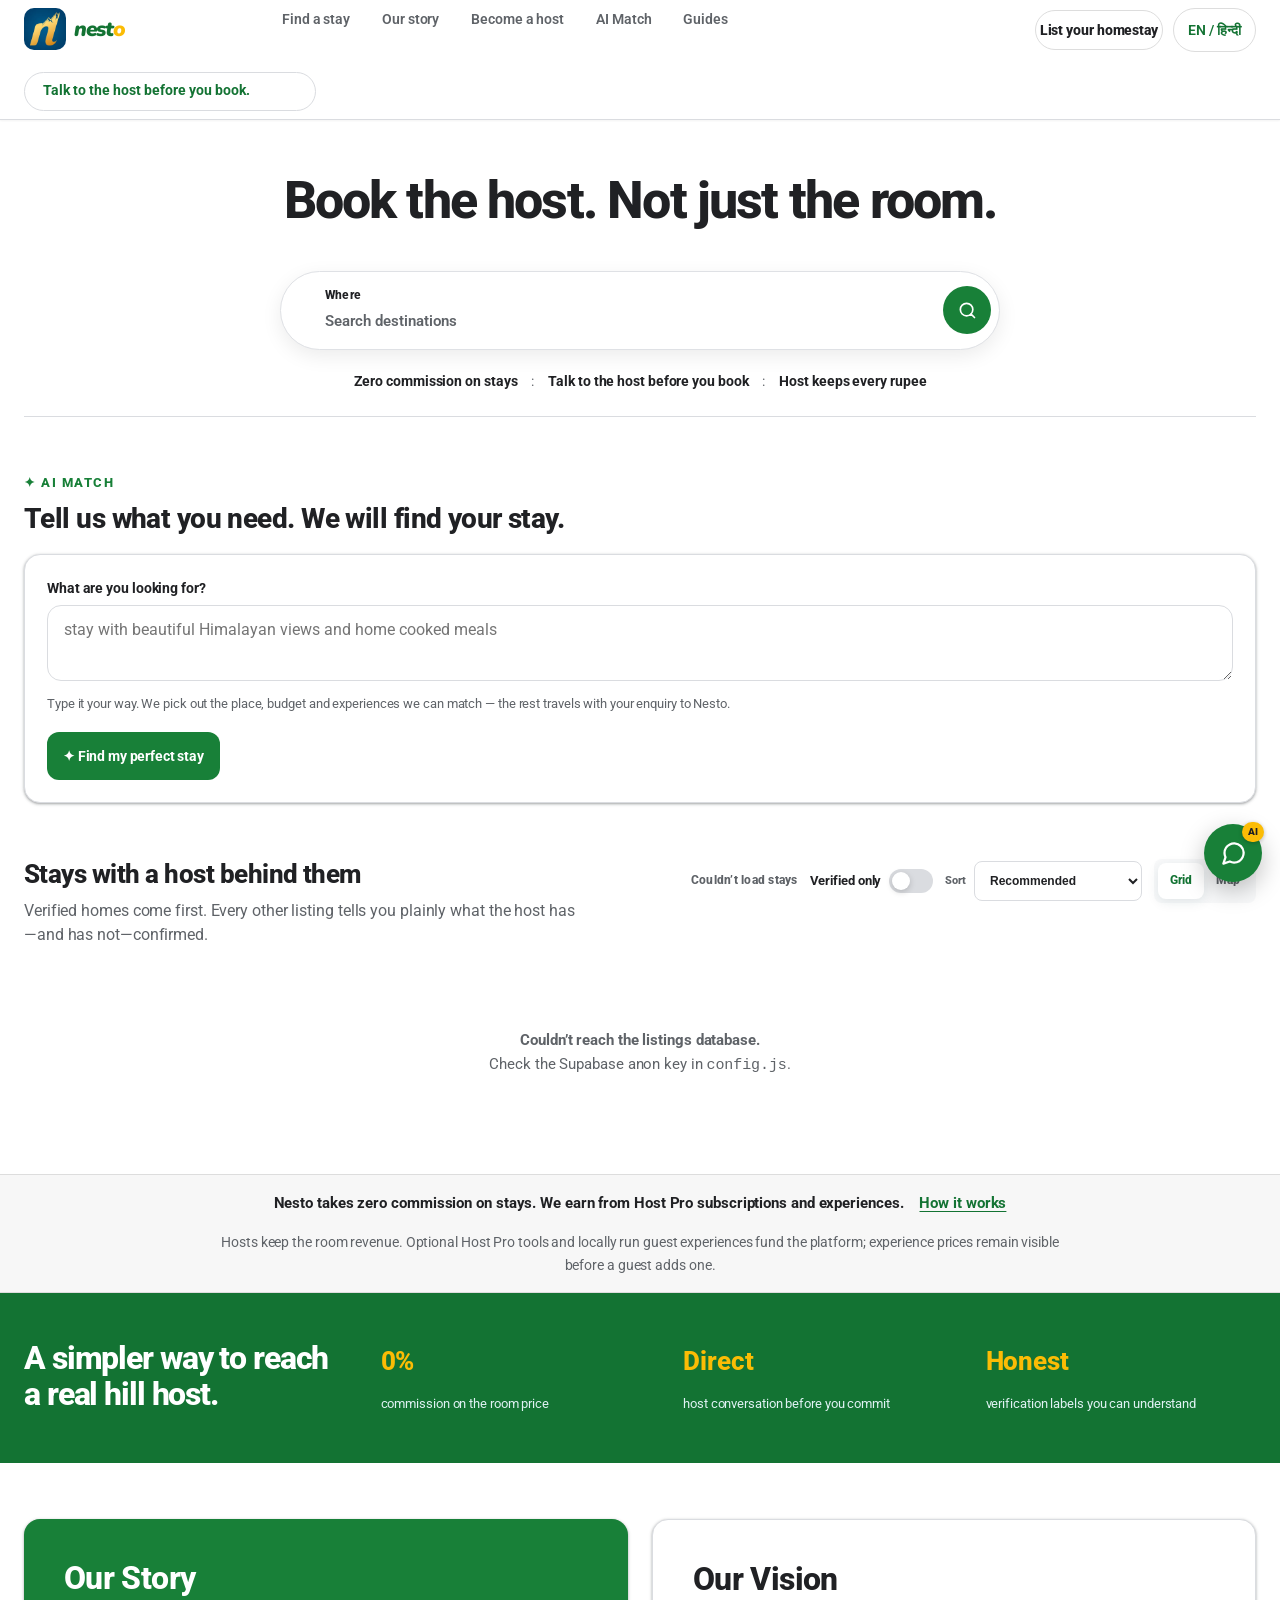
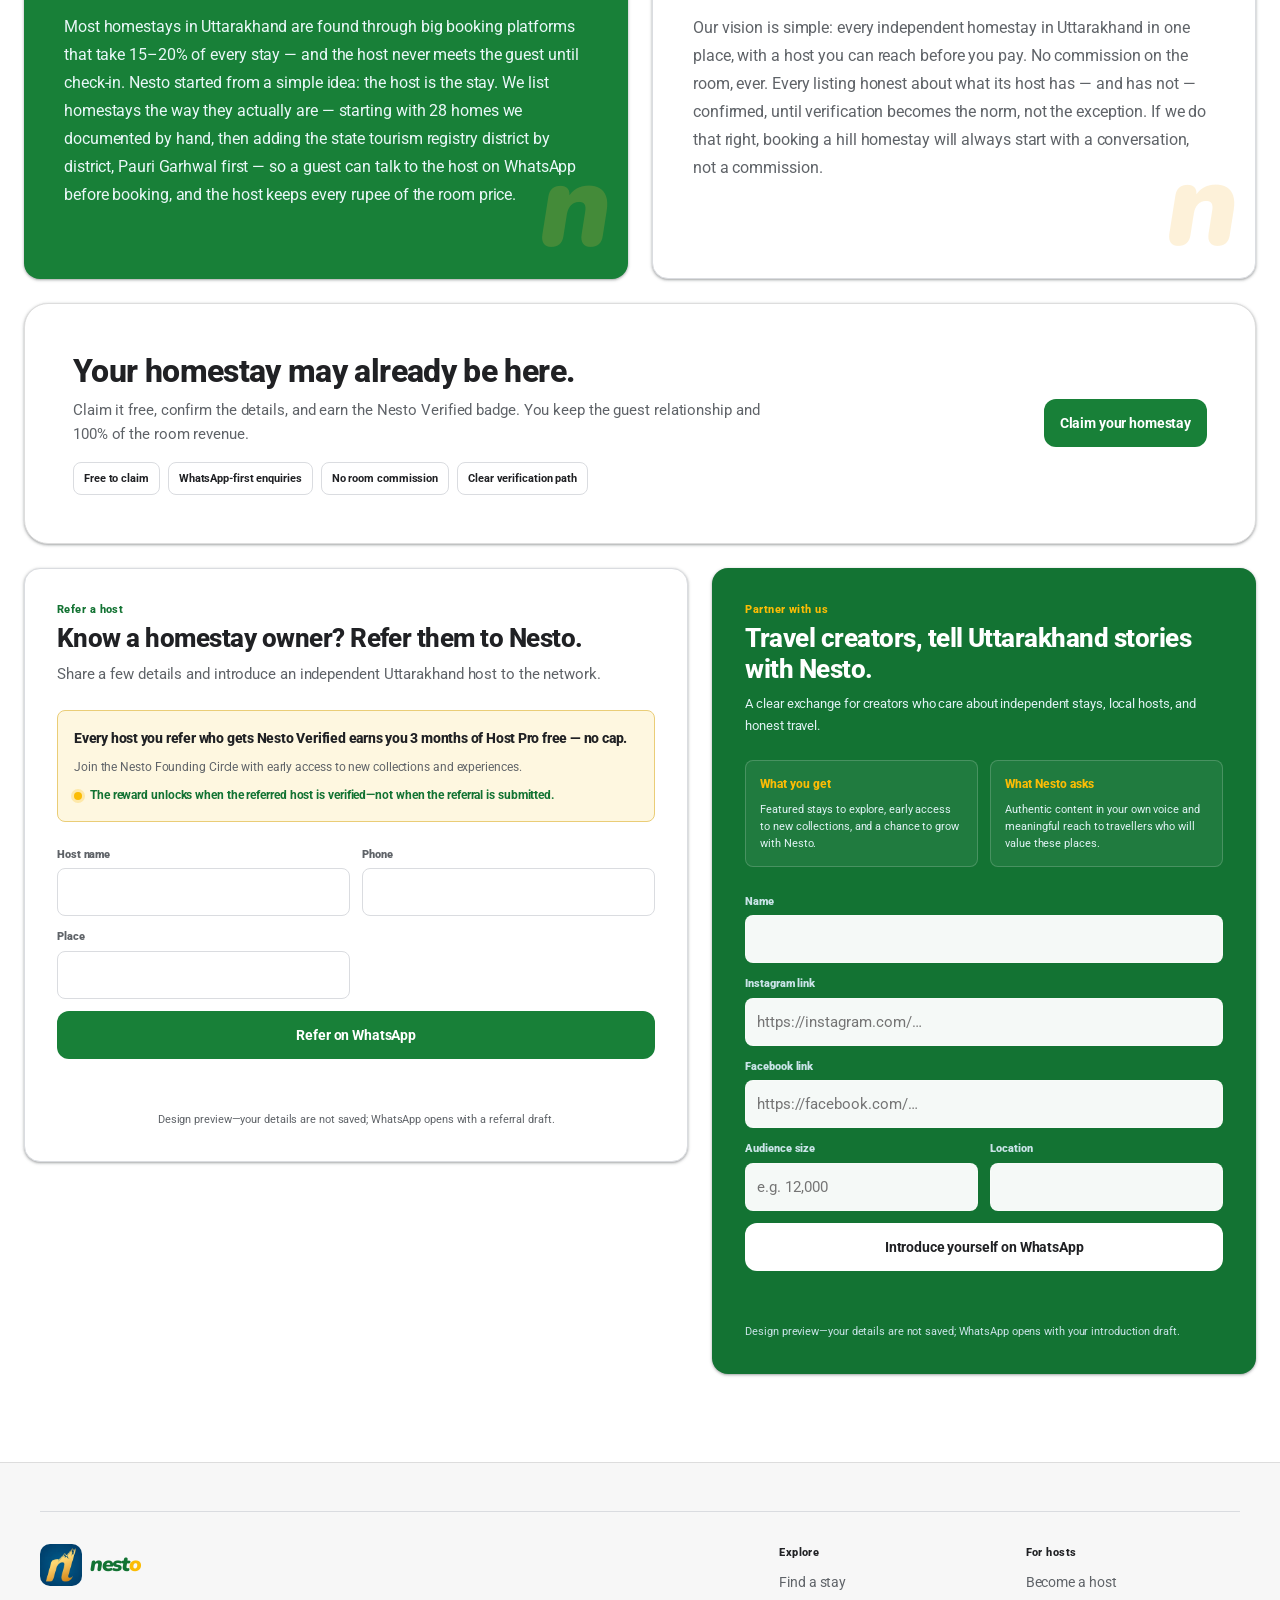
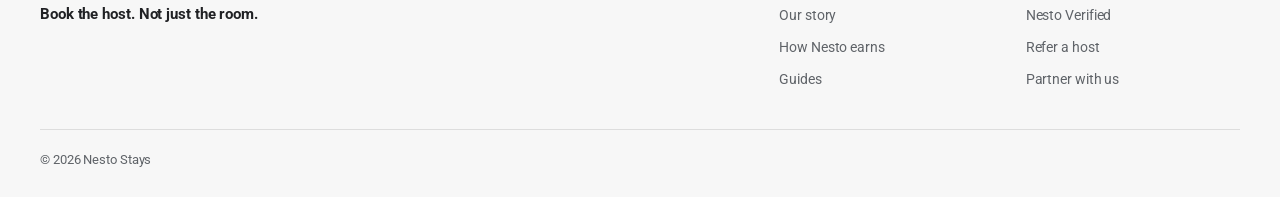
<file: docs/index.html>
<!doctype html>
<html lang="en">
<head>
  <meta charset="utf-8" />
  <meta name="viewport" content="width=device-width, initial-scale=1, viewport-fit=cover" />
  <meta name="color-scheme" content="light" />
  <link rel="icon" href="data:," />
  <title>Nesto Stays — Book the host. Not just the room.</title>
  <link rel="preconnect" href="https://fonts.googleapis.com">
  <link rel="preconnect" href="https://fonts.gstatic.com" crossorigin>
  <link href="https://fonts.googleapis.com/css2?family=Roboto:wght@400;500;700;900&family=Nunito:ital,wght@1,900&display=swap" rel="stylesheet">
  
  <style>
    :root{
      color-scheme: light;
      --ink:#222222;
      --muted:#717171;
      --paper:#ffffff;
      --surface:#ffffff;
      --surface-2:#f7f7f7;
      --ocean:#0f7f9e;
      --ocean-deep:#0b5f77;
      --ocean-soft:#e6f3f6;
      --sun:#f4b942;
      --sun-soft:#fff6e0;
      --pine:#27624a;
      --line:#e5e5e5;
      --shadow:0 18px 50px rgba(0,0,0,.10);
      --shadow-soft:0 8px 28px rgba(0,0,0,.08);
      --danger-soft:#f6eeee;
      --danger:#815b5b;
      --radius-sm:12px;
      --radius-md:20px;
      --radius-lg:34px;
      --max:1240px;
    }
        *{box-sizing:border-box}
    html{scroll-behavior:smooth}
    body{margin:0;background:var(--paper);color:var(--ink);font-family:"Roboto",sans-serif;font-size:16px;line-height:1.5}
    button,input{font:inherit}
    button{color:inherit}
    img{display:block;max-width:100%}
    a{color:inherit}
    :focus-visible{outline:3px solid var(--sun);outline-offset:3px}
    .wrap{width:min(var(--max),calc(100% - 40px));margin-inline:auto}
    .screen-reader{position:absolute;width:1px;height:1px;padding:0;margin:-1px;overflow:hidden;clip:rect(0,0,0,0);white-space:nowrap;border:0}

    .top-strip{position:sticky;top:0;z-index:15;background:var(--surface);border-bottom:1px solid var(--line)}
    .quick-nav{display:flex;align-items:center;justify-content:flex-end;gap:8px;min-height:72px;padding:8px 0}
    .brand-cluster{display:flex;align-items:center;gap:18px;margin-right:auto;min-width:0}
    .brand-lockup{--mark-size:68px;--word-size:22px;display:inline-flex;flex-direction:column;align-items:center;gap:3px;text-decoration:none;width:max-content;flex:0 0 auto}
    .brand-lockup--compact{--mark-size:44px;--word-size:20px;flex-direction:row;gap:9px;margin-right:0}
    .brand-mark{width:var(--mark-size);height:var(--mark-size);object-fit:cover;border-radius:calc(var(--mark-size) * .235);box-shadow:0 5px 14px rgba(7,90,120,.16)}
    .brand-word{font-family:"Roboto",sans-serif;font-size:var(--word-size);font-weight:900;font-style:italic;line-height:.86;letter-spacing:-.055em;color:var(--ocean-deep)}
    .brand-word span{color:var(--sun)}
    .header-tagline{max-width:220px;color:var(--muted);font-family:"Roboto",sans-serif;font-size:12px;font-weight:650;line-height:1.35;padding-left:18px;border-left:1px solid var(--line)}
    .quick-nav>a:not(.brand-lockup){font-size:13px;font-weight:800;text-decoration:none;color:var(--muted);padding:8px 11px;border-radius:999px}
    .quick-nav>a:not(.brand-lockup):hover{color:var(--ocean-deep);background:var(--surface-2)}
    .lang-toggle{border:1px solid var(--line);background:var(--surface);border-radius:999px;padding:8px 12px;font-size:13px;font-weight:900;cursor:pointer;color:var(--ocean-deep)}
    .mobile-menu-button{display:none;width:38px;height:38px;border:1px solid var(--line);border-radius:50%;background:var(--surface);color:var(--ink);cursor:pointer;align-items:center;justify-content:center}
    .mobile-menu-button svg{width:18px;height:18px}
    .mobile-nav-menu{display:none;border-top:1px solid var(--line);padding:8px 12px 12px;background:var(--surface)}
    .mobile-nav-menu a{flex:1;text-align:center;text-decoration:none;color:var(--ink);font-size:12px;font-weight:900;padding:9px 7px;border-radius:10px}
    .mobile-nav-menu a:hover{background:var(--surface-2);color:var(--ocean-deep)}

    .discovery-top{padding:26px 0 18px}
    .search-box{display:grid;grid-template-columns:1fr auto;background:var(--surface);border:1px solid var(--line);border-radius:999px;padding:6px;width:min(760px,100%);margin-inline:auto;box-shadow:0 6px 22px rgba(16,54,69,.09)}
    .search-field{display:flex;align-items:center;gap:12px;padding:0 12px}
    .search-field svg{width:22px;min-width:22px;color:var(--ocean)}
    .search-field input{border:0;background:transparent;color:var(--ink);min-width:0;width:100%;padding:14px 4px;outline:none;font-weight:700}
    .search-field input::placeholder{color:var(--muted)}
    .btn{border:0;border-radius:12px;padding:13px 18px;font-weight:900;cursor:pointer;display:inline-flex;align-items:center;justify-content:center;gap:8px;text-decoration:none;transition:background .2s,color .2s,transform .2s}
    .btn:active{transform:translateY(1px)}
    .btn-primary{background:var(--sun);color:#1c3440}
    .btn-primary:hover{background:#FBBC05}
    .btn-ocean{background:var(--ocean);color:white}
    .btn-ocean:hover{background:var(--ocean-deep)}
    .btn-soft{background:var(--ocean-soft);color:var(--ocean-deep)}
    .btn-ghost{background:transparent;border:1px solid var(--line);color:var(--ink)}
    .btn-ghost:hover{background:var(--surface-2)}
    .btn-small{padding:10px 13px;font-size:13px}

    .filters-shell{position:relative;margin-top:0;z-index:2}
    .filters{background:transparent;border:0;padding:0 0 20px;box-shadow:none}
    .filter-head{display:flex;align-items:center;justify-content:space-between;gap:16px;margin-bottom:14px}
    .filter-head h2{font-family:"Roboto",sans-serif;font-size:20px;margin:0}
    .toggle{display:inline-flex;align-items:center;gap:10px;font-weight:800;font-size:14px;cursor:pointer;user-select:none}
    .toggle button{border:0;background:transparent;padding:0;cursor:pointer}
    .toggle-track{display:block;width:46px;height:26px;border-radius:20px;background:var(--line);padding:3px;transition:.2s}
    .toggle-track:after{content:"";display:block;width:20px;height:20px;border-radius:50%;background:var(--surface);box-shadow:0 2px 6px rgba(0,0,0,.18);transition:.2s}
    .toggle button[aria-pressed="true"] .toggle-track{background:var(--ocean)}
    .toggle button[aria-pressed="true"] .toggle-track:after{transform:translateX(20px)}
    .chip-wrap{display:flex;gap:8px;flex-wrap:wrap}
    .chip{border:1px solid var(--line);background:var(--surface);color:var(--muted);border-radius:999px;padding:9px 13px;font-weight:800;font-size:13px;cursor:pointer}
    .chip:hover{border-color:var(--ocean);color:var(--ocean-deep)}
    .chip.active{background:var(--ocean);border-color:var(--ocean);color:white}
    .filters-sub{display:flex;align-items:center;gap:10px;margin-top:18px;padding-top:18px;border-top:1px solid var(--line)}
    .filters-sub strong{font-size:13px;white-space:nowrap}
    .vibe-chip{background:var(--surface-2);border-color:transparent}
    .vibe-chip.active{background:var(--sun-soft);border-color:var(--sun);color:var(--ink)}

    main{padding-bottom:30px}
    .section{padding:34px 0 0}
    .section-head{display:flex;align-items:end;justify-content:space-between;gap:20px;margin-bottom:24px}
    .section h2{font-family:"Roboto",sans-serif;font-size:clamp(30px,4vw,46px);line-height:1.08;letter-spacing:-.035em;margin:0}
    .section-head p{max-width:470px;color:var(--muted);margin:0}
    .count{font-size:14px;font-weight:900;color:var(--ocean-deep);background:var(--ocean-soft);padding:7px 10px;border-radius:999px;white-space:nowrap}
    .listing-grid{display:grid;grid-template-columns:repeat(3,1fr);gap:22px}
    .view-tools{display:flex;align-items:center;gap:10px;flex-wrap:wrap;justify-content:flex-end}
    .sort-control{display:flex;align-items:center;gap:8px}
    .sort-control label{font-size:12px;font-weight:800;color:var(--muted)}
    .sort-control select{min-height:40px;border:1px solid var(--line);border-radius:12px;background:var(--surface);color:var(--ink);padding:8px 34px 8px 11px;font-size:12px;font-weight:800;cursor:pointer}
    .view-switch{display:flex;padding:4px;background:var(--surface-2);border-radius:12px}
    .view-switch button{border:0;background:transparent;color:var(--muted);border-radius:9px;padding:8px 12px;font-size:13px;font-weight:900;cursor:pointer}
    .view-switch button.active{background:var(--surface);color:var(--ocean-deep);box-shadow:0 3px 12px rgba(16,54,69,.1)}
    .map-shell{display:none;grid-template-columns:minmax(0,1fr) 310px;gap:16px;background:var(--surface);border:1px solid var(--line);border-radius:24px;padding:16px;box-shadow:var(--shadow-soft)}
    .map-shell.open{display:grid}
    .map-canvas{height:560px;border-radius:17px;overflow:hidden;background:var(--surface-2)}
    .map-fallback{height:100%;display:grid;place-items:center;text-align:center;padding:30px;color:var(--muted)}
    .map-side{display:flex;flex-direction:column;gap:8px;max-height:560px;overflow:auto;padding-right:3px}
    .map-row{display:grid;grid-template-columns:32px 1fr;gap:10px;align-items:center;text-align:left;border:1px solid var(--line);background:var(--surface);padding:12px;border-radius:13px;cursor:pointer;color:var(--ink)}
    .map-row:hover,.map-row.map-selected{border-color:var(--ocean);background:var(--ocean-soft)}
    .map-num,.pin{width:28px;height:28px;border-radius:50%;display:grid;place-items:center;background:var(--ocean);color:white;font-size:12px;font-weight:900;border:3px solid white;box-shadow:0 2px 8px rgba(0,0,0,.2)}
    .pin--on{background:var(--sun);color:#17313b;transform:scale(1.14)}
    .map-row strong{font-size:13px;line-height:1.2}.map-row span{display:block;color:var(--muted);font-size:11px;margin-top:3px}
    .map-note{font-size:11px;color:var(--muted);margin:9px 2px 0;grid-column:1/-1}
    .card{background:var(--surface);border:1px solid var(--line);border-radius:24px;overflow:hidden;box-shadow:var(--shadow-soft);display:flex;flex-direction:column;min-width:0}
    .card.unverified{background:color-mix(in srgb,var(--surface) 86%,var(--surface-2))}
    .card-image{position:relative;aspect-ratio:4/3;overflow:hidden;background:var(--surface-2)}
    .card-image img{width:100%;height:100%;object-fit:cover;transition:transform .45s ease}
    .card:hover .card-image img{transform:scale(1.025)}
    .status{position:absolute;left:14px;top:14px;padding:8px 11px;border-radius:999px;font-size:11px;font-weight:900;letter-spacing:.025em;display:flex;align-items:center;gap:6px;box-shadow:0 5px 16px rgba(0,0,0,.14)}
    .status.verified{background:var(--ocean);color:white}
    .status.verified svg{width:14px;height:14px}
    .status.unverified{background:rgba(255,255,255,.92);color:#655b55;max-width:calc(100% - 28px);box-shadow:none}
    .card-body{padding:19px;display:flex;flex-direction:column;flex:1}
    .place{font-size:12px;color:var(--muted);font-weight:900;margin-bottom:5px}
    .card h3{font-family:"Roboto",sans-serif;font-size:22px;line-height:1.25;margin:0 0 8px;letter-spacing:-.02em}
    .price-row{display:flex;align-items:baseline;justify-content:space-between;gap:10px;margin-bottom:12px}
    .price{font-size:19px;font-weight:900;color:var(--ocean-deep)}
    .price small{font-size:var(--type-small);font-weight:700;color:var(--muted)}
    .tags{display:flex;flex-wrap:wrap;gap:7px;margin:0 0 16px}
    .tag{font-size:11px;font-weight:900;background:var(--surface-2);color:var(--muted);padding:6px 8px;border-radius:8px}
    .niche-tag{background:#e6f4ea;color:#137333;border:1px solid #188038}
    .niche-badges{margin-top:6px}
    .claim-flags{margin:16px 0 4px}
    .claim-flags p{font-size:13px;color:var(--muted);margin:0 0 8px}
    .claim-flags label{display:block;margin:7px 0;font-size:14px;font-weight:600}
    .claim-flags input[type=text]{margin-left:6px;padding:6px 8px;border:1px solid #dadce0;border-radius:8px;font-size:14px}
    .claim-private-note,.claim-public-note{font-size:13px;color:#5f6368;margin:14px 0 4px}
    .locality{font-size:12px;color:#5f6368;margin-top:2px}
    .detail-locality{font-size:14px;color:#5f6368;margin-top:4px}
    .exp-about{font-size:14px;color:#202124;margin:0 0 10px}
    .exp-host{font-size:14px;border-left:3px solid #FBBC05;padding:6px 0 6px 10px;margin:0 0 12px}
    .exp-list,.exp-meta{list-style:none;padding:0;margin:0 0 12px}
    .exp-list li,.exp-meta li{font-size:14px;line-height:1.55;margin:0 0 9px;padding-left:20px;position:relative}
    .exp-list li::before,.exp-meta li::before{content:'';position:absolute;left:0;top:7px;width:9px;height:9px;border-radius:50%;background:#188038}
    .exp-meta li.exp-logic::before{background:#1A73E8}
    .exp-meta li.exp-food::before{background:#FBBC05}
    .exp-meta li.exp-time::before{background:#D93025}
    .exp-cta{font-size:14px;margin:0 0 8px}
    .exp-guide{font-size:14px;margin:0}
    .instagram-link{display:inline-flex;align-items:center;gap:7px;width:max-content;max-width:100%;border:0;background:transparent;color:var(--ocean-deep);padding:0;margin:0 0 15px;font-size:12px;font-weight:900;cursor:pointer;text-decoration:underline;text-underline-offset:3px}
    .instagram-link svg{width:17px;height:17px;flex:0 0 auto}
    .detail-instagram .instagram-link{font-size:13px;margin-bottom:2px}
    .detail-quick-actions{display:flex;gap:9px;flex-wrap:wrap;margin:2px 0 14px}
    .ota-note{font-size:12px;color:var(--ocean-deep);font-weight:800;margin:0 0 17px;padding-top:13px;border-top:1px solid var(--line)}
    .card-actions{display:grid;grid-template-columns:repeat(3,1fr);gap:7px;margin-top:auto}
    .share-btn{color:var(--ocean-deep)}
    .claim{margin-top:10px;width:100%;border:0;background:transparent;color:var(--ocean-deep);font-weight:900;font-size:13px;text-decoration:underline;text-underline-offset:3px;cursor:pointer;padding:7px}
    .empty{display:none;text-align:center;padding:60px 20px;background:var(--surface);border:1px solid var(--line);border-radius:24px}
    .empty h3{font-family:"Roboto",sans-serif;font-size:26px;margin:0 0 8px}
    .empty p{color:var(--muted);margin:0}

    .earn-strip{margin-top:32px;background:var(--sun-soft);border-top:1px solid color-mix(in srgb,var(--sun) 45%,var(--line));border-bottom:1px solid color-mix(in srgb,var(--sun) 45%,var(--line))}
    .earn-inner{display:flex;align-items:center;justify-content:center;gap:14px;padding:17px 0;text-align:center;font-weight:900}
    .earn-inner a{color:var(--ocean-deep);white-space:nowrap;text-underline-offset:3px}
    .earn-detail{max-width:860px;margin:0 auto;padding:0 0 18px;color:var(--muted);font-size:13px;text-align:center}
    .truth-band{margin-top:0;background:var(--ocean-deep);color:white;padding:46px 0}
    .truth-grid{display:grid;grid-template-columns:1.2fr repeat(3,1fr);gap:30px;align-items:start}
    .truth-grid h2{font-family:"Roboto",sans-serif;font-size:34px;margin:0;line-height:1.12}
    .truth-item strong{display:block;color:var(--sun);font-size:28px;margin-bottom:5px}
    .truth-item span{font-size:14px;color:#e0f2f4}

    .story-grid{display:grid;grid-template-columns:1fr 1fr;gap:24px}
    .story-card{position:relative;padding:38px;border-radius:28px;overflow:hidden;min-height:390px;background:var(--surface);border:1px solid var(--line)}
    .story-card h2{position:relative;z-index:1;font-family:"Roboto",sans-serif;font-size:42px;margin:0 0 18px}
    .story-card p{position:relative;z-index:1;font-size:18px;line-height:1.7;max-width:520px;margin:0;color:var(--muted)}
    .story-card.ocean{background:var(--ocean);color:white;border:0}
    .story-card.ocean p{color:#e9f7f8}
    .story-mark{position:absolute;right:-28px;bottom:-95px;font-size:280px;line-height:1;font-weight:900;font-style:italic;color:rgba(251,188,5,.25)}
    .host-banner{margin-top:24px;background:var(--sun-soft);border-radius:30px;padding:38px;display:grid;grid-template-columns:1fr auto;gap:24px;align-items:center;border:1px solid color-mix(in srgb,var(--sun) 50%,var(--line))}
    .host-banner h2{font-family:"Roboto",sans-serif;font-size:36px;line-height:1.15;margin:0 0 10px}
    .host-banner p{margin:0;color:var(--muted);max-width:700px}
    .host-perks{display:flex;flex-wrap:wrap;gap:8px;margin-top:18px}
    .host-perks span{font-size:12px;font-weight:900;padding:8px 10px;border-radius:9px;background:var(--surface);color:var(--ink)}
    .community-grid{display:grid;grid-template-columns:1.1fr .9fr;gap:24px;margin-top:24px}
    .community-card{background:var(--surface);border:1px solid var(--line);border-radius:24px;padding:32px;box-shadow:var(--shadow-soft)}
    .community-card.partner-card{background:var(--ocean-deep);color:white;border-color:transparent;display:flex;flex-direction:column;align-items:flex-start}
    .community-card h2{font-family:"Roboto",sans-serif;font-size:28px;line-height:1.2;margin:5px 0 8px}
    .community-card p{margin:0;color:var(--muted)}
    .partner-card p{color:#e0f2f4}
    .community-kicker{display:block;font-size:11px;font-weight:800;letter-spacing:.04em;color:var(--ocean-deep)}
    .partner-card .community-kicker{color:var(--sun)}
    .referral-form{display:grid;grid-template-columns:1fr 1fr;gap:12px;margin-top:22px}
    .referral-form .input-group:last-of-type{grid-column:1/-1}
    .referral-form .btn,.referral-form .form-feedback,.referral-form .flow-note{grid-column:1/-1}
    .form-feedback{font-size:12px;font-weight:800;min-height:18px;color:#b34747}
    .partner-card .btn{margin-top:auto;align-self:flex-start;background:var(--sun);color:#1c3440}
    .partner-card .btn:hover{background:#FBBC05;color:#1c3440}
    .partner-card .flow-note{color:#c9e3e7;text-align:left;margin-top:10px!important}

    footer{padding:50px 0 calc(40px + env(safe-area-inset-bottom));color:var(--muted)}
    .footer-row{display:grid;grid-template-columns:minmax(240px,1.2fr) minmax(280px,.8fr);gap:48px;border-top:1px solid var(--line);padding-top:32px;align-items:start}
    .footer-brand{display:flex;flex-direction:column;align-items:flex-start;gap:14px}
    .footer-brand .brand-lockup--compact{margin-right:0}
    .footer-tagline{font-family:"Roboto",sans-serif;font-size:14px;font-weight:650;color:var(--ink)}
    .footer-links{display:grid;grid-template-columns:repeat(2,minmax(110px,1fr));gap:30px}
    .footer-links h3{font-size:12px;color:var(--ink);margin:0 0 10px}
    .footer-links a{display:block;width:max-content;max-width:100%;font-size:13px;text-decoration:none;margin:7px 0}
    .footer-links a:hover{color:var(--ocean-deep);text-decoration:underline;text-underline-offset:3px}

    .overlay{position:fixed;inset:0;background:rgba(4,25,33,.66);z-index:20;display:none;align-items:flex-end;justify-content:center;padding:22px}
    .overlay.open{display:flex}
    .modal{width:min(1120px,100%);max-height:min(860px,calc(100vh - 44px));overflow:auto;background:var(--surface);border-radius:30px;box-shadow:0 35px 90px rgba(0,0,0,.36);position:relative}
    .close{position:sticky;float:right;top:14px;margin:14px 14px 0 0;z-index:4;width:42px;height:42px;border-radius:50%;border:1px solid var(--line);background:var(--surface);font-size:22px;cursor:pointer;box-shadow:var(--shadow-soft)}
    .detail-layout{display:grid;grid-template-columns:1.15fr .85fr}
    .detail-photo{min-height:610px;background:var(--surface-2)}
    .detail-photo img{width:100%;height:100%;object-fit:cover}
    .detail-main{padding:44px 36px 36px}
    .detail-place{color:var(--muted);font-weight:900;font-size:13px}
    .detail-main h2{font-family:"Roboto",sans-serif;font-size:clamp(32px,4vw,50px);line-height:1.08;letter-spacing:-.04em;margin:8px 0 14px}
    .detail-copy{color:var(--muted);line-height:1.7;margin:18px 0 22px}
    .facts{display:grid;grid-template-columns:repeat(3,1fr);gap:10px;margin:22px 0}
    .fact{background:var(--surface-2);padding:12px;border-radius:12px}
    .fact strong{display:block;font-size:13px}
    .fact span{display:block;color:var(--muted);font-size:11px;margin-top:3px}
    .detail-sections{margin:25px 0 22px;border-top:1px solid var(--line)}
    .detail-section{padding:16px 0;border-bottom:1px solid var(--line)}
    .detail-section h3{font-family:"Roboto",sans-serif;font-size:17px;margin:0 0 6px}
    .detail-section p{color:var(--muted);font-size:14px;line-height:1.6;margin:0}
    .detail-section.host-profile{padding:19px 0}
    .detail-section.host-profile h3{font-size:20px}
    .host-name{display:block;color:var(--ocean-deep);font-size:13px;font-weight:900;margin-bottom:4px}
    .pending{font-style:italic}
    .availability,.reviews,.experiences{padding:22px 0;border-top:1px solid var(--line)}
    .detail-block-head{display:flex;justify-content:space-between;align-items:end;gap:12px;margin-bottom:14px}
    .detail-block-head h3{font-family:"Roboto",sans-serif;font-size:21px;margin:0}.sample-label{font-size:10px;font-weight:900;color:var(--muted);background:var(--surface-2);padding:5px 7px;border-radius:7px;text-transform:uppercase;letter-spacing:.04em}
    .calendar-head{display:flex;align-items:center;justify-content:space-between;margin-bottom:10px;font-size:13px;font-weight:900}.calendar-legend{display:flex;gap:10px;color:var(--muted);font-size:10px}.calendar-legend span{display:flex;align-items:center;gap:4px}.legend-dot{width:8px;height:8px;border-radius:50%;background:var(--ocean-soft);border:1px solid var(--ocean)}.legend-dot.full{background:var(--danger-soft);border-color:var(--danger)}
    .calendar-grid{display:grid;grid-template-columns:repeat(7,1fr);gap:4px}.calendar-grid .dow{text-align:center;font-size:9px;font-weight:900;color:var(--muted);padding:3px}.calendar-day{aspect-ratio:1;border:0;border-radius:8px;background:var(--ocean-soft);color:var(--ocean-deep);font-size:11px;font-weight:900;display:grid;place-items:center}.calendar-day.full{background:var(--danger-soft);color:var(--danger);text-decoration:line-through}.calendar-day.blank{visibility:hidden}
    .review-list{display:grid;gap:10px}.review{background:var(--surface-2);padding:13px;border-radius:13px}.review-top{display:flex;justify-content:space-between;gap:10px;font-size:11px}.review strong{font-size:12px}.stars{color:var(--sun);letter-spacing:1px}.review p{font-size:12px;color:var(--muted);margin:6px 0 0;line-height:1.5}
    .experience-list{display:grid;gap:9px}.experience{display:grid;grid-template-columns:1fr auto;gap:10px;align-items:center;padding:12px;border:1px solid var(--line);border-radius:13px}.experience strong{display:block;font-size:13px}.experience span{font-size:11px;color:var(--muted)}.experience button[aria-pressed="true"]{background:var(--ocean-deep);color:white;border-color:var(--ocean-deep)}
    .book-box{background:var(--paper);border:1px solid var(--line);border-radius:18px;padding:18px;margin-top:20px}
    .book-box h3{margin:0 0 3px;font-size:17px}
    .book-box>p{font-size:12px;color:var(--muted);margin:0 0 14px}
    .date-grid{display:grid;grid-template-columns:1fr 1fr;gap:10px}
    .input-group label{display:block;font-size:11px;font-weight:900;margin-bottom:5px;color:var(--muted)}
    .input-group input{width:100%;border:1px solid var(--line);border-radius:10px;padding:11px;background:var(--surface);color:var(--ink)}
    .guest-stepper{display:flex;align-items:center;justify-content:space-between;border:1px solid var(--line);border-radius:10px;padding:8px 10px;margin:10px 0}
    .guest-stepper span{font-size:13px;font-weight:900}
    .step-controls{display:flex;align-items:center;gap:11px}
    .step-controls button{width:30px;height:30px;border-radius:50%;border:1px solid var(--line);background:var(--surface);cursor:pointer}
    .book-box .btn{width:100%}
    .flow-note{font-size:11px!important;text-align:center;margin:10px 0 0!important}
    .success-state{display:none;text-align:center;padding:20px 4px 7px}
    .success-icon{width:54px;height:54px;border-radius:50%;background:var(--ocean-soft);color:var(--ocean-deep);display:grid;place-items:center;margin:0 auto 12px}
    .success-icon svg{width:26px}
    .success-state h3{font-family:"Roboto",sans-serif;font-size:23px;margin:0 0 7px}
    .success-state p{color:var(--muted);margin:0}
    .error{color:#b34747;font-size:12px;font-weight:800;min-height:18px;margin:7px 0 0}

    .claim-modal{width:min(650px,100%);padding:38px}
    .claim-modal h2{font-family:"Roboto",sans-serif;font-size:38px;line-height:1.1;margin:8px 0 12px}
    .claim-modal>p{color:var(--muted);margin:0 0 24px}
    .claim-steps{display:grid;gap:12px;margin-bottom:22px}
    .claim-step{display:grid;grid-template-columns:34px 1fr;gap:12px;align-items:start;background:var(--surface-2);padding:14px;border-radius:14px}
    .claim-num{width:28px;height:28px;border-radius:50%;display:grid;place-items:center;background:var(--sun);color:#19323d;font-weight:900}
    .claim-step strong{display:block}
    .claim-step span{font-size:13px;color:var(--muted)}
    .claim-name{font-weight:900;color:var(--ocean-deep)}
    .claim-foot{display:flex;gap:10px;flex-wrap:wrap}
    .mock-toast{position:fixed;right:18px;bottom:18px;z-index:40;background:var(--ink);color:var(--paper);border-radius:12px;padding:12px 16px;font-size:13px;font-weight:800;box-shadow:var(--shadow);opacity:0;transform:translateY(10px);pointer-events:none;transition:.2s}
    .mock-toast.show{opacity:1;transform:none}

    @media (max-width:980px){
      .listing-grid{grid-template-columns:repeat(2,1fr)}
      .map-shell{grid-template-columns:1fr}.map-side{max-height:230px;display:grid;grid-template-columns:1fr 1fr}.map-canvas{height:460px}
      .truth-grid{grid-template-columns:1fr 1fr}
      .detail-layout{grid-template-columns:1fr}
      .detail-photo{min-height:330px;max-height:430px}
    }
    @media (max-width:720px){
      .wrap{width:min(100% - 24px,var(--max))}
      .quick-nav{min-height:64px;padding:7px 0;gap:7px}
      .brand-cluster{gap:10px}
      .brand-lockup--compact{--mark-size:38px;--word-size:17px;gap:7px}
      .header-tagline{max-width:112px;padding-left:10px;font-size:10px;line-height:1.25}
      #navStays,#navStory,#navHosts{display:none}
      .lang-toggle{margin-left:auto;padding:7px 8px;font-size:10px}
      .mobile-menu-button{display:inline-flex}
      .mobile-nav-menu.open{display:flex}
      .discovery-top{padding:18px 0 14px}
      .search-box{grid-template-columns:minmax(0,1fr) auto;padding:5px}
      .search-field{gap:8px;padding:0 7px}
      .search-field input{padding:11px 1px;font-size:13px}
      .search-box .btn{width:auto;padding:11px 13px;font-size:12px}
      .filters{padding-bottom:16px}
      .filter-head{align-items:flex-start}
      .filters-sub{align-items:flex-start;flex-direction:column}
      .section{padding-top:28px}
      .section-head{align-items:flex-start;flex-direction:column}
      .view-tools{width:100%;justify-content:space-between}.map-shell{padding:10px;border-radius:18px}.map-canvas{height:390px}.map-side{grid-template-columns:1fr;max-height:260px}.earn-inner{align-items:flex-start;flex-direction:column;text-align:left;gap:5px}.earn-detail{text-align:left}
      .listing-grid{grid-template-columns:1fr;gap:18px}
      .truth-band{margin-top:58px}
      .truth-grid{grid-template-columns:1fr 1fr;gap:24px 18px}
      .truth-grid h2{grid-column:1/-1;font-size:30px}
      .story-grid{grid-template-columns:1fr}
      .story-card{padding:28px;min-height:350px}
      .story-card h2{font-size:36px}
      .host-banner{grid-template-columns:1fr;padding:28px}
      .host-banner .btn{width:100%}
      .footer-row{grid-template-columns:1fr;gap:34px}
      .footer-brand{align-items:flex-start}
      .footer-links{gap:24px}
      .overlay{padding:8px;align-items:flex-end}
      .modal{border-radius:24px 24px 0 0;max-height:calc(100vh - 14px)}
      .detail-main{padding:20px 18px 26px}
      .detail-photo{min-height:245px;max-height:300px}
      .facts{grid-template-columns:1fr 1fr}
      .date-grid{grid-template-columns:1fr}
      .claim-modal{padding:28px 20px}
      .claim-modal h2{font-size:32px}
      .claim-foot{display:grid}
      .card-actions{grid-template-columns:1fr 1fr}.card-actions .share-btn{grid-column:1/-1}.detail-block-head{align-items:flex-start}.calendar-day{border-radius:6px}
    }
    @media (prefers-reduced-motion: reduce){
      html{scroll-behavior:auto}
      *,*:before,*:after{transition:none!important}
    }


    /* Nesto design system — one display face, one UI face, one 8px rhythm */
    :root{
      --ink:#18313d;
      --muted:#64757d;
      --paper:#f7faf9;
      --surface:#ffffff;
      --surface-2:#eef4f3;
      --ocean:#0f7f9e;
      --ocean-deep:#075f7d;
      --ocean-soft:#e3f2f5;
      --sun:#f4b942;
      --sun-soft:#fff5d9;
      --pine:#356c58;
      --line:#dbe6e4;
      --danger-soft:#f7eeee;
      --danger:#8a5c5c;
      --shadow:0 20px 56px rgba(18,49,61,.14);
      --shadow-soft:0 8px 24px rgba(18,49,61,.08);
      --radius-control:12px;
      --radius-card:20px;
      --radius-modal:24px;
      --space-1:8px;
      --space-2:16px;
      --space-3:24px;
      --space-4:32px;
      --space-5:40px;
      --space-6:48px;
      --space-8:64px;
      --type-label:11px;
      --type-small:12px;
      --type-body:14px;
      --type-ui:15px;
      --type-card:22px;
      --type-section:42px;
      --max:1240px;
    }
        body{font-family:"Roboto",sans-serif;font-size:var(--type-ui);line-height:1.6;letter-spacing:-.006em}
    button,input{font-family:"Roboto",sans-serif}
    h1,h2,h3,.empty h3,.success-state h3,.claim-modal h2{
      font-family:"Roboto",sans-serif!important;font-weight:900!important;font-style:italic;letter-spacing:-.035em
    }
    .brand-word,.story-mark{
      font-family:"Nunito",sans-serif!important;font-weight:900!important;font-style:italic;letter-spacing:-.035em
    }
    .wrap{width:min(var(--max),calc(100% - 48px))}

    .top-strip{background:color-mix(in srgb,var(--surface) 96%,transparent);border-color:var(--line);box-shadow:0 1px 0 rgba(18,49,61,.02)}
    .quick-nav{min-height:72px;padding:var(--space-1) 0;gap:var(--space-1)}
    .brand-cluster{gap:var(--space-2)}
    .brand-lockup--compact{--mark-size:42px;--word-size:21px;gap:8px}
    .brand-mark{border-radius:10px;box-shadow:none}
    .brand-word{line-height:1;letter-spacing:-.06em}
    .header-tagline{max-width:232px;padding-left:var(--space-2);font-family:"Roboto",sans-serif;font-size:12px;font-weight:600;line-height:1.4;letter-spacing:-.01em}
    .quick-nav>a:not(.brand-lockup){font-size:13px;font-weight:700;padding:10px 12px;border-radius:var(--radius-control)}
    .lang-toggle,.mobile-menu-button{border-radius:var(--radius-control);font-weight:800}
    .lang-toggle{padding:9px 12px}
    .mobile-nav-menu{padding:var(--space-1) var(--space-2) var(--space-2)}
    .mobile-nav-menu a{border-radius:var(--radius-control);font-weight:700}

    .discovery-top{padding:var(--space-6) 0 var(--space-3)}
    .search-box{width:min(800px,100%);padding:8px;border-radius:var(--radius-card);box-shadow:var(--shadow-soft)}
    .search-field{gap:12px;padding:0 var(--space-2)}
    .search-field input{padding:13px 4px;font-weight:600;letter-spacing:-.01em}
    .btn{min-height:44px;border-radius:var(--radius-control);padding:11px var(--space-2);font-weight:800;font-size:13px;letter-spacing:-.01em;transition:background .18s,color .18s,border-color .18s,transform .18s}
    .btn-primary,.btn-ocean{background:var(--ocean);color:#fff}
    .btn-primary:hover,.btn-ocean:hover{background:var(--ocean-deep);color:#fff}
    .btn-soft{background:var(--ocean-soft);color:var(--ocean-deep)}
    .btn-small{min-height:40px;padding:9px 12px;font-size:12px}

    .filters{padding:0 0 var(--space-4)}
    .filter-head{margin-bottom:var(--space-2);gap:var(--space-2)}
    .filter-head h2{font-size:var(--type-card);line-height:1.25}
    .toggle{gap:var(--space-1);font-size:13px;font-weight:700}
    .toggle-track{width:44px;height:24px;padding:3px}
    .toggle-track:after{width:18px;height:18px}
    .toggle button[aria-pressed="true"] .toggle-track:after{transform:translateX(20px)}
    .chip-wrap{gap:var(--space-1)}
    .chip{min-height:40px;border-radius:var(--radius-control);padding:9px 13px;font-weight:700;font-size:12px}
    .chip:hover{border-color:var(--ocean);color:var(--ocean-deep);background:var(--ocean-soft)}
    .chip.active,.vibe-chip.active{background:var(--ocean);border-color:var(--ocean);color:#fff}
    .vibe-chip{background:var(--surface);border-color:var(--line)}
    .filters-sub{gap:12px;margin-top:var(--space-2);padding-top:var(--space-2)}
    .filters-sub strong{font-size:12px;font-weight:800}

    main{padding-bottom:var(--space-4)}
    .section{padding:var(--space-5) 0 0}
    .section-head{align-items:flex-end;gap:var(--space-3);margin-bottom:var(--space-3)}
    .section h2{font-size:clamp(30px,3.4vw,42px);line-height:1.08;letter-spacing:-.045em}
    .section-head p{max-width:560px;margin-top:var(--space-1);font-size:14px;line-height:1.6}
    .count,.sample-label{border-radius:8px;font-weight:800;letter-spacing:.02em}
    .count{font-size:12px;padding:7px 10px}
    .listing-grid{gap:var(--space-3)}
    .view-tools{gap:var(--space-1)}
    .sort-control{gap:var(--space-1)}
    .sort-control label{font-size:11px;font-weight:800}
    .sort-control select{border-radius:var(--radius-control);font-size:12px;font-weight:700}
    .view-switch{padding:4px;border-radius:var(--radius-control)}
    .view-switch button{border-radius:8px;padding:8px 12px;font-size:12px;font-weight:800}

    .card,.map-shell,.empty,.story-card,.host-banner,.community-card,.book-box{border-radius:var(--radius-card);border:1px solid var(--line);box-shadow:var(--shadow-soft)}
    .card{overflow:hidden}
    .card.unverified{background:var(--surface)}
    .card-image{aspect-ratio:4/3}
    .status{left:var(--space-2);top:var(--space-2);min-height:32px;padding:7px 10px;border-radius:var(--radius-control);font-size:10px;font-weight:800;letter-spacing:.01em;box-shadow:none}
    .status.unverified{background:color-mix(in srgb,var(--surface) 94%,transparent);color:var(--muted);border:1px solid color-mix(in srgb,var(--line) 85%,transparent)}
    .card-body{padding:var(--space-3)}
    .place{font-size:var(--type-label);font-weight:700;margin-bottom:var(--space-1);letter-spacing:.02em}
    .card h3{font-size:var(--type-card);line-height:1.18;margin:0 0 12px}
    .price-row{margin-bottom:12px}
    .price{font-size:18px;font-weight:800}
    .price small{font-size:11px;font-weight:600}
    .tags{gap:var(--space-1);margin:0 0 var(--space-2)}
    .tag{border:1px solid var(--line);border-radius:8px;background:var(--surface-2);font-size:10px;font-weight:700;padding:5px 8px}
    .instagram-link{gap:var(--space-1);margin:0 0 var(--space-2);font-size:var(--type-small);font-weight:700}
    .ota-note{margin:0 0 var(--space-2);padding-top:var(--space-2);font-size:11px;font-weight:600;line-height:1.55}
    .card-actions{gap:var(--space-1)}
    .host-invite-strip{display:grid;grid-template-columns:1fr;gap:10px;padding:13px var(--space-3);background:var(--sun-soft);border-top:1px solid color-mix(in srgb,var(--sun) 45%,var(--line));border-bottom:1px solid color-mix(in srgb,var(--sun) 45%,var(--line))}
    .host-invite-strip span{display:block;font-size:10px;font-weight:800;letter-spacing:.035em;color:var(--muted)}
    .host-invite-strip strong{display:block;font-family:"Roboto",sans-serif!important;font-size:13px;font-style:normal;font-weight:800!important;letter-spacing:-.01em;color:var(--ink)}
    .host-invite-strip .claim{width:100%;margin:0;border:1px solid color-mix(in srgb,var(--sun) 65%,var(--ink));border-radius:var(--radius-control);background:var(--surface);color:var(--ink);padding:8px 11px;font-size:11px;font-weight:800;text-decoration:none;cursor:pointer}
    .host-invite-strip .claim:hover{background:var(--sun);border-color:var(--sun)}

    .map-shell{gap:var(--space-2);padding:var(--space-2)}
    .map-canvas{border-radius:14px}
    .map-row{border-radius:var(--radius-control);padding:12px}
    .map-num,.pin{font-family:"Roboto",sans-serif;font-weight:800}
    .earn-strip{margin-top:var(--space-6)}
    .earn-inner{gap:var(--space-2);padding:var(--space-2) 0;font-weight:700;font-size:14px}
    .earn-detail{padding:0 0 var(--space-2);font-size:12px}
    .truth-band{padding:var(--space-6) 0}
    .truth-grid{gap:var(--space-4)}
    .truth-grid h2{font-size:34px;line-height:1.12}
    .truth-item strong{font-family:"Roboto",sans-serif;font-size:26px;font-weight:800;margin-bottom:var(--space-1)}
    .truth-item span{font-size:13px}

    .story-grid{gap:var(--space-3)}
    .story-card{padding:var(--space-5);min-height:360px}
    .story-card h2{font-size:40px;margin:0 0 var(--space-2)}
    .story-card p{font-size:16px;line-height:1.75}
    .story-card.ocean{border:0}
    .story-mark{font-size:270px}
    .host-banner{margin-top:var(--space-3);padding:var(--space-5);gap:var(--space-3)}
    .host-banner h2{font-size:34px;margin:0 0 var(--space-1)}
    .host-perks{gap:var(--space-1);margin-top:var(--space-2)}
    .host-perks span{border:1px solid var(--line);border-radius:8px;padding:7px 10px;font-size:var(--type-label);font-weight:700}
    .community-grid{gap:var(--space-3);margin-top:var(--space-3)}
    .community-card{padding:var(--space-4)}
    .community-card h2{font-size:28px;margin:4px 0 var(--space-1)}
    .community-kicker{font-size:var(--type-label);font-weight:800}
    .referral-reward{margin-top:var(--space-3);padding:var(--space-2);background:var(--sun-soft);border:1px solid color-mix(in srgb,var(--sun) 48%,var(--line));border-radius:var(--radius-control)}
    .referral-reward strong{display:block;font-family:"Roboto",sans-serif!important;font-size:14px;font-style:normal;font-weight:800!important;letter-spacing:-.015em;color:var(--ink)}
    .referral-reward p{margin:8px 0 0;font-size:12px;line-height:1.55;color:var(--muted)}
    .referral-trigger{display:flex;align-items:center;gap:8px;margin-top:10px!important;font-weight:700;color:var(--ocean-deep)!important}
    .referral-trigger:before{content:"";width:8px;height:8px;border-radius:50%;background:var(--sun);box-shadow:0 0 0 3px color-mix(in srgb,var(--sun) 25%,transparent);flex:0 0 auto}
    .referral-form{gap:12px;margin-top:var(--space-3)}
    .partner-intro{font-size:13px;line-height:1.65}
    .partner-exchange{display:grid;grid-template-columns:1fr 1fr;gap:12px;margin:var(--space-3) 0}
    .partner-exchange>div{padding:14px;border:1px solid rgba(255,255,255,.18);border-radius:var(--radius-control);background:rgba(255,255,255,.06)}
    .partner-exchange strong{display:block;font-family:"Roboto",sans-serif!important;font-size:12px;font-style:normal;font-weight:800!important;letter-spacing:0;color:var(--sun);margin-bottom:6px}
    .partner-exchange p{font-size:11px;line-height:1.55;color:#e0f2f4}
    .creator-form{display:grid;grid-template-columns:1fr 1fr;gap:12px;width:100%;margin-top:2px}
    .creator-form .input-group:nth-of-type(2),.creator-form .input-group:nth-of-type(3){grid-column:1/-1}
    .creator-form label{color:#c9e3e7}
    .creator-form input{background:rgba(255,255,255,.96);border-color:rgba(255,255,255,.2);color:#18313d}
    .creator-form .btn,.creator-form .form-feedback,.creator-form .flow-note{grid-column:1/-1}
    .partner-card .form-feedback{color:#ffd1d1}

    .detail-host-invite{display:none;margin:var(--space-2) 0 var(--space-3);padding:var(--space-2);background:var(--sun-soft);border:1px solid color-mix(in srgb,var(--sun) 55%,var(--line));border-radius:var(--radius-control)}
    .detail-host-invite.open{display:grid;grid-template-columns:1fr auto;gap:12px;align-items:center}
    .detail-host-invite .owner-label{display:block;font-size:10px;font-weight:800;letter-spacing:.04em;color:var(--ocean-deep);margin-bottom:3px}
    .detail-host-invite h3{font-family:"Roboto",sans-serif!important;font-size:15px;font-style:normal;font-weight:800!important;letter-spacing:-.015em;margin:0 0 3px}
    .detail-host-invite p{font-size:11px;line-height:1.5;color:var(--muted);margin:0}
    .detail-host-invite .btn{background:var(--surface);border:1px solid color-mix(in srgb,var(--sun) 60%,var(--ink));color:var(--ink);white-space:nowrap}
    .detail-host-invite .btn:hover{background:var(--sun);border-color:var(--sun)}

    footer{padding:var(--space-8) 0 calc(var(--space-5) + env(safe-area-inset-bottom))}
    .footer-row{gap:var(--space-6);padding-top:var(--space-4)}
    .footer-brand{gap:var(--space-2)}
    .footer-tagline{font-family:"Roboto",sans-serif;font-size:13px;font-weight:600}
    .footer-links{gap:var(--space-4)}
    .footer-links h3{font-family:"Roboto",sans-serif!important;font-style:normal;font-size:11px;font-weight:800!important;letter-spacing:.04em;margin:0 0 var(--space-1)}
    .footer-links a{font-size:12px;margin:8px 0}

    .overlay{padding:var(--space-3)}
    .modal{border-radius:var(--radius-modal)}
    .close{top:var(--space-2);margin:var(--space-2) var(--space-2) 0 0;border-radius:var(--radius-control);box-shadow:none}
    .detail-main{padding:var(--space-6) var(--space-5) var(--space-5)}
    .detail-place{font-size:var(--type-small);font-weight:700}
    .detail-main h2{font-size:clamp(32px,4vw,46px);margin:var(--space-1) 0 var(--space-2)}
    .detail-copy{margin:var(--space-2) 0 var(--space-3);line-height:1.7}
    .facts{gap:var(--space-1);margin:var(--space-3) 0}
    .fact{padding:12px;border-radius:var(--radius-control)}
    .fact strong{font-family:"Roboto",sans-serif!important;font-style:normal;font-size:12px;font-weight:800!important;letter-spacing:0}
    .detail-sections{margin:var(--space-3) 0;border-top:1px solid var(--line)}
    .detail-section{padding:var(--space-2) 0}
    .detail-section h3{font-size:18px;margin:0 0 var(--space-1)}
    .detail-section p{font-size:13px;line-height:1.65}
    .availability,.reviews,.experiences{padding:var(--space-3) 0}
    .detail-block-head{margin-bottom:var(--space-2)}
    .detail-block-head h3{font-size:var(--type-card)}
    .calendar-grid{gap:4px}
    .calendar-day{border-radius:8px;font-weight:700}
    .review-list,.experience-list{gap:var(--space-1)}
    .review,.experience{border-radius:var(--radius-control);padding:12px}
    .book-box{padding:var(--space-3);margin-top:var(--space-3)}
    .book-box h3{font-size:20px;margin:0 0 4px}
    .date-grid{gap:var(--space-1)}
    .input-group input,.guest-stepper{border-radius:var(--radius-control)}
    .claim-modal{padding:var(--space-5)}
    .claim-modal h2{font-size:38px;margin:var(--space-1) 0 var(--space-2)}
    .claim-steps{gap:var(--space-1);margin-bottom:var(--space-3)}
    .claim-step{border-radius:var(--radius-control);padding:var(--space-2)}
    .mock-toast{border-radius:var(--radius-control)}

    @media (max-width:720px){
      .wrap{width:min(100% - 32px,var(--max))}
      .quick-nav{min-height:64px;padding:8px 0}
      .brand-lockup--compact{--mark-size:36px;--word-size:18px;gap:7px}
      .brand-cluster{gap:10px}
      .header-tagline{max-width:106px;padding-left:10px;font-size:9px;line-height:1.35}
      .lang-toggle{padding:8px;font-size:10px}
      .mobile-menu-button{width:36px;height:36px}
      .discovery-top{padding:var(--space-5) 0 var(--space-3)}
      .search-box{padding:6px;border-radius:16px}
      .search-field{padding:0 8px}
      .search-field input{padding:12px 2px;font-size:12px}
      .search-box .btn{min-height:40px;padding:9px 12px;font-size:11px}
      .filters{padding-bottom:var(--space-3)}
      .filter-head{align-items:flex-start;margin-bottom:var(--space-2)}
      .filter-head h2{font-size:19px;max-width:210px}
      .filters-sub{margin-top:var(--space-2);padding-top:var(--space-2)}
      .section{padding-top:var(--space-4)}
      .section-head{gap:var(--space-2);margin-bottom:var(--space-3)}
      .section h2{font-size:32px}
      .view-tools{width:100%;justify-content:space-between}
      .sort-control{order:3;width:100%;justify-content:space-between}
      .sort-control select{min-width:0;max-width:230px;width:100%}
      .listing-grid{gap:var(--space-3)}
      .card-body{padding:var(--space-3)}
      .card-actions{grid-template-columns:1fr 1fr}
      .card-actions .share-btn{grid-column:1/-1}
      .earn-strip{margin-top:var(--space-5)}
      .earn-inner{gap:4px;padding:var(--space-2) 0}
      .truth-band{margin-top:0;padding:var(--space-5) 0}
      .truth-grid{gap:var(--space-3) var(--space-2)}
      .story-card{padding:var(--space-4);min-height:320px}
      .story-card h2{font-size:34px}
      .host-banner{padding:var(--space-4)}
      .community-grid{grid-template-columns:1fr}
      .community-card{padding:var(--space-3)}
      .referral-form{grid-template-columns:1fr}
      .referral-form .input-group:last-of-type{grid-column:auto}
      .referral-form .btn,.referral-form .form-feedback,.referral-form .flow-note{grid-column:auto}
      .partner-exchange,.creator-form{grid-template-columns:1fr}
      .creator-form .input-group:nth-of-type(2),.creator-form .input-group:nth-of-type(3),.creator-form .btn,.creator-form .form-feedback,.creator-form .flow-note{grid-column:auto}
      .partner-card .btn{margin-top:0;width:100%}
      .detail-host-invite.open{grid-template-columns:1fr}
      .detail-host-invite .btn{width:100%}
      .host-invite-strip{padding:12px var(--space-2)}
      .host-invite-strip strong{font-size:11px}
      .footer-row{gap:var(--space-4);padding-top:var(--space-4)}
      .overlay{padding:8px}
      .modal{border-radius:var(--radius-modal) var(--radius-modal) 0 0}
      .detail-main{padding:var(--space-3) var(--space-2) var(--space-4)}
      .detail-main h2{font-size:34px}
      .claim-modal{padding:var(--space-4) var(--space-3)}
    }
  </style>
  <style>
    /* v15 live: Airbnb-inspired light theme, Book-with cards (overrides base sheet) */
    .brand-col{display:flex;flex-direction:column;gap:8px;margin-right:auto;min-width:0}
    .brand-col .brand-mark{width:40px;height:40px;border-radius:10px;box-shadow:0 2px 8px rgba(0,0,0,.12)}
    .brand-col .brand-word{font-size:26px}
    .purpose-badge{align-self:flex-start;background:#0f7f9e;border-radius:999px;padding:8px 16px;max-width:100%;box-shadow:0 4px 14px rgba(15,127,158,.30)}
    .purpose-rotator{height:1.4em;overflow:hidden;margin:0}
    .purpose-lines{display:flex;flex-direction:column;animation:purposeRotate 9s ease-in-out infinite}
    .purpose-line{font-family:"Roboto",sans-serif;font-size:16px;font-weight:900;font-style:italic;letter-spacing:-.01em;line-height:1.4;color:#fff;white-space:nowrap}
    @keyframes purposeRotate{0%,30%{transform:translateY(0)}40%,65%{transform:translateY(-1.4em)}75%,100%{transform:translateY(-2.8em)}}
    @media (prefers-reduced-motion:reduce){.purpose-lines{animation:none}}
    .quick-nav{align-items:flex-start}
    .discovery-top{padding-bottom:12px;border-bottom:1px solid var(--line)}
    #searchButton{border-radius:999px;padding:13px 22px}
    .chip-wrap{flex-wrap:nowrap;overflow-x:auto;padding-bottom:2px;gap:28px}
    .chip{flex:0 0 auto;background:transparent;border:0;border-bottom:3px solid transparent;border-radius:0;padding:10px 2px 12px;font-size:15px;color:var(--muted)}
    .chip:hover{border-color:transparent;color:var(--ink)}
    .chip.active{background:transparent;border-color:transparent;border-bottom-color:var(--ink);color:var(--ink)}
    .vibe-chip{background:transparent;border-color:transparent}
    .vibe-chip.active{background:transparent;border-color:transparent;border-bottom-color:var(--ink);color:var(--ink)}
    .section h2{font-size:22px;letter-spacing:-.01em}
    .count{background:transparent;color:var(--muted);padding:0}
    .listing-grid{gap:16px}
    .card{background:transparent;border:0;box-shadow:none;border-radius:0;cursor:pointer}
    .card:hover{box-shadow:none}
    .card-image{position:relative;border-radius:18px;overflow:hidden}
    .card-image .status{position:absolute;top:12px;left:12px;background:#fff;color:#222;font-size:12px;font-weight:800;padding:7px 11px;border-radius:999px;box-shadow:0 2px 10px rgba(0,0,0,.15)}
    .card-image .status.unverified{color:#717171}
    .card-image .heart{position:absolute;top:12px;right:12px;width:26px;height:26px;color:#222;background:none;border:0;padding:0;cursor:pointer;filter:drop-shadow(0 1px 3px rgba(0,0,0,.35))}
    .card-image .heart svg{width:100%;height:100%;fill:none;stroke:currentColor;stroke-width:2}
    .card-image .heart.fav-on svg{fill:#0f7f9e;stroke:#0f7f9e}
    .card .card-body{padding:14px 2px 0}
    .card .card-body h3{font-size:16px;font-weight:800;margin:0 0 3px}
    .card .card-body .place{font-size:14px;color:var(--muted);margin:0 0 4px}
    .card .card-body .price{font-size:15px;font-weight:700;margin:0}
    .card .tags:empty{display:none}
    .card .tag{background:#f7f7f7;border:0;color:#717171;font-size:12px;padding:6px 10px}
    .card .instagram-link{font-size:13px}
    .book-with{border-top:1px solid var(--line);padding-top:12px;margin-top:12px}
    .book-with-label{display:block;font-size:11px;font-weight:800;letter-spacing:.04em;text-transform:uppercase;color:var(--muted);margin-bottom:8px}
    .book-buttons{display:flex;flex-wrap:wrap;gap:7px}
    .book-btn{display:inline-flex;align-items:center;justify-content:center;min-height:38px;padding:8px 14px;border:1px solid var(--line);border-radius:999px;background:var(--surface);color:var(--ink);font-size:13px;font-weight:800;text-decoration:none;cursor:pointer}
    .book-btn:hover{border-color:var(--ocean);color:var(--ocean-deep)}
    .book-btn.nesto{border-color:var(--ocean);color:var(--ocean-deep);font-weight:900}
    .card .instagram-link{font-size:14px;font-weight:800;margin:2px 0 14px}
    .card .instagram-link svg{width:18px;height:18px}
    .card .card-actions{margin-top:14px}
    .card-btn{min-height:44px;padding:10px 8px;border:1px solid var(--line);border-radius:12px;background:var(--surface);color:var(--ink);font-size:13px;font-weight:800;line-height:1.25;cursor:pointer;text-align:center}
    .card-btn.primary{background:var(--ocean);border-color:var(--ocean);color:#fff}
    .book-note{font-size:12.5px;color:var(--muted);margin:10px 0 0;line-height:1.55}
    .claim-link{display:inline-block;color:var(--ocean);font-weight:800;font-size:13px;margin-top:12px;text-decoration:none}
    .claim-link:hover{text-decoration:underline}
    @media (max-width:900px){.listing-grid{grid-template-columns:repeat(2,1fr)}}
    @media (max-width:600px){.listing-grid{grid-template-columns:1fr}}
    #stays,#story,#hosts,#how-nesto-earns,#refer-host,#partners{scroll-margin-top:120px}
    .quick-nav{flex-wrap:wrap}
    .header-actions{display:flex;align-items:center;gap:10px;margin-left:auto}
    .wrap.quick-nav a.host-cta{color:var(--ink);font-weight:800;font-size:14px;text-decoration:none;padding:8px 4px}
    .wrap.quick-nav a.host-cta:hover{background:transparent;color:var(--ocean-deep);text-decoration:underline}
    .icon-btn{width:40px;height:40px;border:1px solid var(--line);border-radius:50%;background:var(--surface);color:var(--ink);cursor:pointer;display:inline-flex;align-items:center;justify-content:center;flex:0 0 auto}
    .icon-btn svg{width:19px;height:19px}
    .badge-row{display:flex;padding:0 0 8px}
    .mobile-nav-menu.open{display:flex}
    .mobile-nav-menu .lang-toggle{flex:1;text-align:center;background:transparent;border:0;color:var(--ink);font-size:12px;font-weight:900;padding:9px 7px;border-radius:10px;cursor:pointer}
    .mobile-nav-menu .lang-toggle:hover{background:var(--surface-2);color:var(--ocean-deep)}
    .region-tabs{flex-wrap:wrap;justify-content:center;overflow:visible;margin-bottom:10px;row-gap:10px;column-gap:28px}
    .search-box{grid-template-columns:1.25fr .7fr auto;align-items:stretch}
    .discovery-top{padding-top:10px}
    .capsule-seg{display:flex;flex-direction:column;justify-content:center;gap:2px;padding:6px 16px;min-width:0}
    .capsule-seg + .capsule-seg{border-left:1px solid var(--line)}
    .seg-label{font-size:13px;font-weight:800;color:var(--ink)}
    .capsule-seg input{border:0;background:transparent;color:var(--ink);min-width:0;width:100%;outline:none;font-weight:600;font-size:13px;padding:2px 0}
    .capsule-seg input::placeholder{color:var(--muted)}
    .seg-dates{display:flex;align-items:center;gap:6px}
    .seg-dates input{width:100%}
    .seg-to{color:var(--muted);font-size:12px}
    .seg-stepper{display:flex;align-items:center;gap:10px}
    .seg-stepper button{width:26px;height:26px;border:1px solid var(--line);border-radius:50%;background:var(--surface);color:var(--ink);font-size:16px;font-weight:800;cursor:pointer;line-height:1;padding:0}
    .seg-stepper strong{font-size:14px;min-width:14px;text-align:center}
    #searchButton{width:48px;height:48px;padding:0;border-radius:50%;align-self:center}
    #searchButton svg{width:20px;height:20px}
    .filters-sub{display:flex;align-items:center;gap:16px;flex-wrap:wrap}
    .filters-sub .toggle{margin-left:auto}
    @media (max-width:700px){
      .search-box{grid-template-columns:1fr}
      .capsule-seg + .capsule-seg{border-left:0;border-top:1px solid var(--line)}
      #searchButton{justify-self:end;margin-top:6px}
      .header-actions{gap:6px}
      .wrap.quick-nav a.host-cta{font-size:13px}
    }
    .card-btn{min-height:36px;padding:7px 6px;font-size:12.5px;border-radius:10px}
    .card-btn:hover{border-color:var(--ocean);color:var(--ocean-deep)}
    .card-btn.primary:hover{background:var(--ocean-deep);border-color:var(--ocean-deep);color:#fff}
    .book-btn{min-height:32px;padding:6px 12px;font-size:12.5px}
    @media (min-width:1200px){.listing-grid{grid-template-columns:repeat(4,1fr)}}
    .hero-tagline{font-family:"Roboto",sans-serif;font-size:clamp(20px,3vw,28px);font-weight:800;letter-spacing:-.02em;line-height:1.2;color:var(--ink);text-align:center;margin:2px 0 10px}
    .tag{background:#e6f3f6;color:#0b5f77;font-weight:700;font-size:12px;padding:6px 10px;border:0;border-radius:999px}
    @media (max-width:720px){
      body{overflow-x:clip}
      input,select,textarea{font-size:16px}
      .region-tabs{flex-wrap:nowrap;justify-content:flex-start;overflow-x:auto;scrollbar-width:none;padding-bottom:4px}
      .region-tabs::-webkit-scrollbar{display:none}
      .region-tabs>*{flex:0 0 auto}
      .card-btn{min-height:44px;font-size:13px}
      .book-btn{min-height:40px}
      #searchButton{width:52px;height:52px}
      .overlay{padding-bottom:max(8px,env(safe-area-inset-bottom))}
    }
    .pagination{display:flex;flex-wrap:wrap;align-items:center;justify-content:center;gap:8px;margin:22px 0 4px}
    .pagination:empty{display:none}
    .page-btn{min-width:40px;min-height:40px;padding:8px 12px;border:1px solid var(--line);border-radius:10px;background:var(--surface);color:var(--ink);font-weight:800;font-size:13px;cursor:pointer}
    .page-btn[disabled]{opacity:.45;cursor:default}
    .page-btn.current{background:var(--ocean);border-color:var(--ocean);color:#fff}
    .page-ellipsis{color:var(--muted);font-weight:800;padding:0 2px}
    .page-status{color:var(--muted);font-size:13px;font-weight:700;margin-left:4px}
    .header-actions .lang-toggle{margin-left:0;white-space:nowrap}
    @media (max-width:420px){.header-actions .host-cta{display:none}}
  
/* ===== HIGH-END DESIGN PASS (2026-10-26) — Airbnb-benchmarked: crisp neutrals, one type family, disciplined scale, quiet buttons. Desktop rules are min-width scoped so the mobile pass below is untouched. ===== */
:root{--ink:#222222;--muted:#717171;--paper:#ffffff;--surface:#ffffff;--surface-2:#f7f7f7;--line:#dddddd;}
h2,h3,.hero-tagline,.footer-tagline,.purpose-line{font-family:"Roboto",sans-serif;}
@media (min-width:721px){
.top-strip{box-shadow:0 1px 2px rgba(0,0,0,.05);}
.brand-mark{box-shadow:none;}
.header-actions .host-cta{border:1px solid #dddddd;border-radius:999px;padding:10px 16px;font-size:14px;font-weight:600;text-decoration:none;}
.header-actions .host-cta:hover{background:#f7f7f7;color:var(--ink);text-decoration:none;}
.icon-btn:hover{background:#f7f7f7;}
#languageToggle{border:1px solid #dddddd;border-radius:999px;padding:10px 14px;font-size:14px;font-weight:600;}
.hero-tagline{font-size:clamp(38px,4.6vw,52px);font-weight:800;letter-spacing:-.035em;line-height:1.05;margin:6px 0 18px;}
.discovery-top{padding:48px 0 24px;}
.purpose-badge{background:#ffffff;border:1px solid #dddddd;box-shadow:none;padding:8px 18px;}
.purpose-line{color:var(--ocean-deep);font-size:14px;font-weight:700;font-style:normal;letter-spacing:0;}
.search-box{width:min(720px,100%);border-radius:999px;border:1px solid #dddddd;box-shadow:0 6px 20px rgba(0,0,0,.08);padding:8px 8px 8px 28px;background:#ffffff;}
.seg-label{font-size:12px;font-weight:800;letter-spacing:.02em;color:var(--ink);}
.search-box input{font-size:15px;}
#capsuleMinus,#capsulePlus{width:32px;height:32px;border-radius:50%;border:1px solid #dddddd;background:#ffffff;font-size:16px;}
.region-tabs{gap:28px;}
.chip{font-size:14px;font-weight:600;padding:12px 2px 10px;}
.chip.active{border-bottom:2px solid var(--ink);}
.chip:hover{background:transparent;color:var(--ink);}
.section{padding-top:56px;}
.section-head{margin-bottom:32px;}
.section h2{font-size:26px;font-weight:800;letter-spacing:-.02em;line-height:1.2;}
#storyTitle,#visionTitle,#hostTitle,#promiseTitle{font-size:32px;}
.section-head p{font-size:16px;line-height:1.55;}
.listing-grid{gap:24px;}
.card-body{padding:16px 2px 0;}
.card-body h3{font-size:16px;font-weight:700;line-height:1.35;margin:0 0 4px;letter-spacing:0;}
.card-body .place{font-size:14px;color:var(--muted);margin:0 0 10px;}
.card-body .price-row{margin-top:12px;}
.card-body .price{font-size:16px;font-weight:800;}
.card-body .book-note{font-size:13px;color:var(--muted);line-height:1.5;margin-top:8px;}
.card-body .tags{margin-top:10px;gap:6px;}
.card-body .tag{font-size:12px;font-weight:600;padding:6px 10px;border-radius:999px;background:#f7f7f7;color:#222222;border:0;}
.card-body .claim-link{font-size:13px;font-weight:700;color:var(--ocean-deep);}
.card-image{border-radius:16px;}
.card-btn{min-height:38px;font-size:13px;font-weight:700;border-radius:10px;border:1px solid #dddddd;background:#ffffff;}
.card-btn:hover{border-color:var(--ink);}
.book-btn{min-height:36px;font-size:13px;font-weight:700;border:1px solid #dddddd;}
.book-btn.nesto{background:var(--ink);color:#ffffff;border-color:var(--ink);}
.heart{width:28px;height:28px;}
.status{font-size:11px;font-weight:700;padding:7px 12px;border-radius:999px;}
.status.verified{background:var(--ocean);color:#ffffff;}
.status.unverified{background:rgba(255,255,255,.95);color:#717171;border:1px solid rgba(0,0,0,.08);}
.btn{font-weight:700;min-height:48px;font-size:14px;border-radius:12px;}
.partner-card .btn{background:#ffffff;color:var(--ink);}
.partner-card .btn:hover{background:#f7f7f7;color:var(--ink);}
.detail-host-invite .btn{background:#ffffff;border:1px solid #dddddd;color:var(--ink);}
.detail-host-invite .btn:hover{background:#f7f7f7;border-color:#dddddd;}
.earn-strip{background:#f7f7f7;border-top:1px solid #dddddd;border-bottom:1px solid #dddddd;}
.earn-inner{font-weight:700;font-size:15px;}
.earn-detail{font-size:14px;color:var(--muted);}
.host-banner{background:#ffffff;border:1px solid #dddddd;border-radius:24px;padding:48px;}
footer.wrap{width:100%;background:#f7f7f7;border-top:1px solid #dddddd;padding:48px 0 28px;margin-top:56px;}
.footer-row{width:min(1240px,calc(100% - 80px));margin-inline:auto;}
.footer-links a{font-size:14px;margin:10px 0;color:var(--muted);}
.footer-links a:hover{color:var(--ink);text-decoration:underline;}
.footer-tagline{font-size:15px;font-weight:700;}
.modal{border-radius:24px;}
#detailTitle{font-size:26px;font-weight:800;letter-spacing:-.02em;}
.modal h3{font-size:18px;font-weight:700;}
input,select,textarea{font-size:15px;border:1px solid #dddddd;border-radius:12px;}
input:focus,select:focus,textarea:focus{outline:none;border-color:var(--ink);box-shadow:0 0 0 1px var(--ink);}
}

/* ===== DESIGN PASS ROUND 2 (2026-10-26) — fixes from the pre-edit visual audit: real Manrope (beats the old Nunito !important rule), opaque sticky header, contained watermark, scroll offset, footer bottom bar, desktop nav, scrolling region tabs, bottom-aligned card actions ===== */
h1.hero-tagline,h2,h3{font-family:"Roboto",sans-serif!important;font-weight:800!important;font-style:normal!important;}
.footer-tagline,.purpose-line{font-family:"Roboto",sans-serif!important;font-style:normal!important;}
.top-strip{background:#ffffff;}
section[id]{scroll-margin-top:120px;}
.story-mark{right:20px;bottom:12px;font-size:120px;color:rgba(244,185,66,.20);}
.card-image{background:linear-gradient(135deg,#eef4f3,#e2ebe8);}
.footer-bottom{width:min(1240px,calc(100% - 80px));margin:28px auto 0;padding-top:20px;border-top:1px solid #dddddd;font-size:13px;color:var(--muted);}
.desktop-nav{display:none;}
@media (min-width:721px){
.desktop-nav{display:flex;gap:32px;margin:0 auto;}
.desktop-nav a{font-size:14px;font-weight:600;color:var(--muted);text-decoration:none;}
.desktop-nav a:hover{color:var(--ink);}
#mobileMenuButton,#profileButton{display:none;}
.region-tabs{flex-wrap:nowrap;justify-content:flex-start;overflow-x:auto;scrollbar-width:none;}
.region-tabs::-webkit-scrollbar{display:none;}
.region-tabs .chip{flex:0 0 auto;}
.card-actions{margin-top:auto;gap:8px;}
.community-grid{align-items:start;}
.creator-form .input-group:first-of-type{grid-column:1/-1;}
.section-head{gap:24px;align-items:flex-start;}
.view-tools{flex-wrap:wrap;justify-content:flex-end;gap:12px;}
}

/* ===== DESIGN PASS ROUND 3 (2026-10-26) — pin card buttons to the card bottom: margin-top:auto only works if the card itself is a flex column, which it was not ===== */
@media (min-width:721px){
.card{display:flex;flex-direction:column;}
}

/* ===== DESIGN PASS ROUND 4 (2026-10-26) — prominent USP strip under search: Nesto's core promises above the listings, not buried below them ===== */
.usp-strip{display:flex;justify-content:center;align-items:center;flex-wrap:wrap;gap:10px 14px;margin:20px 0 0;font-size:14px;font-weight:700;color:var(--ink);text-align:center;}
.usp-strip .usp-sep{color:var(--muted);font-weight:400;}
@media (max-width:720px){.usp-strip{font-size:13px;margin-top:14px;}}

/* ===== DESIGN PASS ROUND 5 (2026-10-26) — single-field premium search: Who stepper removed, capsule = Where input + button on one row at all widths, USP strip stacks cleanly on mobile ===== */
.search-box{grid-template-columns:minmax(0,1fr) auto;align-items:center;}
#searchButton{align-self:center;justify-self:end;}
@media (max-width:720px){
.search-box{grid-template-columns:minmax(0,1fr) auto;}
#searchButton{margin-top:0;}
.usp-strip{flex-direction:column;gap:6px;}
.usp-strip .usp-sep{display:none;}
}

.match-head{max-width:680px}
.match-kicker{font-size:13px;font-weight:800;letter-spacing:.12em;color:#b8860b;margin:0 0 8px}
#ai-match h2{font-size:28px}
.match-form{border:1px solid var(--line);border-radius:20px;padding:22px;background:#fff;box-shadow:0 8px 30px rgba(0,0,0,.06);margin-top:18px}
.match-grid{display:grid;grid-template-columns:1fr 1fr 1fr;gap:14px}
.match-field label,.match-field-label{display:block;font-weight:700;font-size:14px;margin-bottom:6px}
.match-field{margin-bottom:14px}
.match-checks{display:flex;flex-wrap:wrap;gap:8px}
.match-check{display:inline-flex;align-items:center;gap:6px;border:1px solid var(--line);border-radius:999px;padding:8px 13px;font-size:14px;font-weight:600;cursor:pointer;background:#fff}
.match-check input{accent-color:var(--ocean)}
.match-check:has(input:checked){background:#e6f4f7;border-color:var(--ocean);color:var(--ocean-deep)}
.match-hint{color:var(--muted);font-size:13px;margin:6px 0 0}
.match-submit{margin-top:4px}
.match-coverage{color:var(--muted);font-size:13px;margin:12px 0 0}
.match-processing{display:none;border-radius:20px;padding:26px;background:linear-gradient(135deg,#0A2E4F,#0B5FA5);color:#fff;margin-top:18px;overflow:hidden}
.match-processing.open{display:block}
.mp-visual{display:flex;align-items:center;gap:22px}
.mp-dots{position:relative;width:132px;height:64px;flex:0 0 132px;display:flex;align-items:center;justify-content:center;gap:10px}
.mp-glow{position:absolute;inset:-18px;border-radius:50%;background:conic-gradient(from 0deg,#4285F4,#EA4335,#FBBC05,#34A853,#4285F4);filter:blur(18px);opacity:.45;animation:mpGlowSpin 5s linear infinite}
.mp-dot{position:relative;width:16px;height:16px;border-radius:50%;animation:mpBounce 1.15s ease-in-out infinite}
.mp-dot:nth-child(2){background:#4285F4}
.mp-dot:nth-child(3){background:#EA4335;animation-delay:.14s}
.mp-dot:nth-child(4){background:#FBBC05;animation-delay:.28s}
.mp-dot:nth-child(5){background:#34A853;animation-delay:.42s}
.mp-pct{font-size:40px;font-weight:800;letter-spacing:-.02em}
.mp-pct small{font-size:15px;color:rgba(255,255,255,.75)}
.mp-steps{margin-top:18px;display:grid;gap:8px}
.mp-step{opacity:.45;font-size:14px;font-weight:600}
.mp-step.done{opacity:1}
.mp-step.done:before{content:"✓ ";color:#F5B301}
.mp-bar{height:8px;border-radius:999px;background:rgba(255,255,255,.18);margin-top:16px;overflow:hidden}
.mp-fill{height:100%;width:0;background:#F5B301;border-radius:999px;transition:width .12s linear}
@keyframes mpGlowSpin{to{transform:rotate(360deg)}}
@keyframes mpBounce{0%,100%{transform:translateY(0) scale(1)}30%{transform:translateY(-16px) scale(1.12)}60%{transform:translateY(2px) scale(.94)}}
.match-results-head{display:flex;flex-wrap:wrap;gap:12px;align-items:center;justify-content:space-between}
.match-note{color:var(--muted)}
.match-banner{background:#fff6e0;border:1px solid #f4d488;border-radius:10px;padding:9px 12px;font-size:13px;margin-bottom:12px}
.match-banner b{color:#7a5b00}
#matchGrid .card{animation:matchIn .5s ease both}
#matchGrid .card:nth-child(2){animation-delay:.06s}
#matchGrid .card:nth-child(3){animation-delay:.12s}
#matchGrid .card:nth-child(4){animation-delay:.18s}
#matchGrid .card:nth-child(5){animation-delay:.24s}
@keyframes matchIn{from{opacity:0;transform:translateY(14px)}to{opacity:1;transform:none}}
@media (max-width:720px){.match-grid{grid-template-columns:1fr}#ai-match h2{font-size:23px}.mp-visual{flex-direction:column;align-items:flex-start}}
@media (prefers-reduced-motion:reduce){.mp-dot,.mp-glow{animation:none}#matchGrid .card{animation:none}}

.match-free{width:100%;font-family:"Roboto",sans-serif;font-size:16px;line-height:1.55;padding:12px 16px;border:1px solid var(--line);border-radius:14px;min-height:60px;resize:vertical}
.match-free:focus{outline:none;border-color:var(--ink);box-shadow:0 0 0 1px var(--ink)}
.match-understood{display:flex;flex-wrap:wrap;gap:8px;align-items:center;margin:0 0 12px}
.match-understood-label{font-weight:800;font-size:13px}
.match-chip{background:#e6f4f7;color:var(--ocean-deep);border:1px solid #bfe3ea;border-radius:999px;padding:5px 11px;font-size:13px;font-weight:700}
.match-understood-also{color:var(--muted);font-size:13px}
.match-understood-note{color:var(--muted);font-size:13px}

/* ===== GOOGLE RESTYLE (2026-10-31) — Roboto, Google blue/grays, search-first look ===== */
:root{
  --ink:#202124;--muted:#5f6368;--paper:#ffffff;--surface:#ffffff;--surface-2:#f8f9fa;
  --ocean:#188038;--ocean-deep:#137333;--ocean-soft:#e6f4ea;
  --sun:#FBBC05;--sun-soft:#fef7e0;--pine:#188038;--line:#dadce0;
  --danger:#d93025;--danger-soft:#fce8e6;
  --shadow:0 24px 38px 3px rgba(0,0,0,.14),0 9px 46px 8px rgba(0,0,0,.12);
  --shadow-soft:0 1px 2px 0 rgba(60,64,67,.3),0 1px 3px 1px rgba(60,64,67,.15);
  --radius-control:8px;--radius-card:16px;--radius-modal:16px;
}
:focus-visible{outline:3px solid var(--ocean);outline-offset:3px}
.search-box{border-radius:999px;border-color:#dfe1e5}
.search-box:hover,.search-box:focus-within{box-shadow:0 1px 6px rgba(32,33,36,.28)}
.chip.active,.vibe-chip.active{border-bottom-color:var(--ocean);color:var(--ocean)}
.card .tag{background:var(--surface-2);color:var(--muted)}
.card-image{background:linear-gradient(135deg,#f8f9fa,#f1f3f4);border-radius:16px}
.card-image .status{color:var(--ink)}
.card-image .status.unverified{color:var(--muted)}
.card-image .heart.fav-on svg{fill:#EA4335;stroke:#EA4335}
.card-btn{border-radius:8px}
.purpose-badge{background:var(--surface);border:1px solid var(--line);color:var(--muted);box-shadow:none}
footer{background:var(--surface-2)}
.error,.form-feedback{color:var(--danger)}
.match-kicker{color:var(--ocean)}
.match-form{border-radius:16px;box-shadow:var(--shadow-soft)}
.match-processing{background:var(--surface);color:var(--ink);border:1px solid var(--line);box-shadow:var(--shadow-soft)}
.mp-pct small{color:var(--muted)}
.mp-step.done:before{color:var(--ocean)}
.mp-bar{background:var(--surface-2)}
.mp-fill{background:var(--ocean)}
.match-banner{background:var(--ocean-soft);border-color:#a8dab5}
.match-banner b{color:var(--ocean-deep)}
.match-chip{background:var(--ocean-soft);color:var(--ocean-deep);border-color:#a8dab5}
.match-free:focus{border-color:var(--ocean);box-shadow:0 0 0 1px var(--ocean)}

/* ===== NESTO CONCIERGE CHAT (2026-10-31) — grounded assistant, answers from live listings only ===== */
.concierge-fab{position:fixed;right:18px;bottom:18px;z-index:60;width:58px;height:58px;border-radius:50%;border:0;background:var(--ocean);color:#fff;cursor:pointer;box-shadow:0 8px 24px rgba(0,0,0,.25);display:flex;align-items:center;justify-content:center}
.concierge-fab svg{width:27px;height:27px}
.concierge-fab-ai{position:absolute;top:-2px;right:-2px;background:#FBBC05;color:#202124;font-size:10px;font-weight:900;border-radius:999px;padding:2px 6px;box-shadow:0 1px 4px rgba(0,0,0,.25)}
.concierge-panel{position:fixed;right:18px;bottom:86px;z-index:60;width:min(400px,calc(100vw - 36px));max-height:min(560px,calc(100vh - 110px));background:var(--surface);border:1px solid var(--line);border-radius:16px;box-shadow:var(--shadow);display:flex;flex-direction:column;overflow:hidden}
.concierge-panel[hidden]{display:none}
.concierge-head{display:flex;align-items:center;gap:10px;padding:12px 14px;border-bottom:1px solid var(--line)}
.concierge-avatar{width:36px;height:36px;flex:0 0 36px;border-radius:50%;background:var(--ocean);color:#fff;display:grid;place-items:center;font-family:"Nunito",sans-serif;font-style:italic;font-weight:900;font-size:20px}
.concierge-head-text{flex:1;min-width:0;display:flex;flex-direction:column}
.concierge-head-text strong{font-size:15px}
.concierge-head-text span{font-size:12px;color:var(--muted)}
.concierge-close{border:0;background:transparent;font-size:24px;line-height:1;cursor:pointer;color:var(--muted);padding:4px 8px}
.concierge-msgs{flex:1;overflow:auto;padding:14px;display:flex;flex-direction:column;gap:10px;min-height:180px}
.concierge-msg{max-width:88%;padding:10px 13px;border-radius:14px;font-size:14px;line-height:1.55}
.concierge-msg.bot{background:var(--surface-2);color:var(--ink);align-self:flex-start;border-bottom-left-radius:4px}
.concierge-msg.user{background:var(--ocean-soft);color:var(--ink);align-self:flex-end;border-bottom-right-radius:4px}
.concierge-thinking{animation:conciergePulse 1s ease-in-out infinite}
@keyframes conciergePulse{0%,100%{opacity:.35}50%{opacity:1}}
.concierge-chips{display:flex;flex-wrap:wrap;gap:8px;padding:0 14px 12px}
.concierge-chip{border:1px solid var(--line);background:var(--surface);border-radius:999px;padding:7px 12px;font-size:13px;font-weight:700;cursor:pointer;color:var(--ocean-deep)}
.concierge-chip:hover{border-color:var(--ocean);background:var(--ocean-soft)}
.concierge-stay{border:1px solid var(--line);border-radius:12px;padding:10px 12px}
.concierge-stay b{display:block;font-size:14px}
.concierge-stay span{font-size:12.5px;color:var(--muted)}
.concierge-stay-actions{display:flex;gap:8px;margin-top:8px}
.concierge-stay-actions button{flex:1;border:1px solid var(--line);background:var(--surface);border-radius:8px;padding:7px 6px;font-size:12.5px;font-weight:800;cursor:pointer}
.concierge-stay-actions button.primary{background:var(--ocean);border-color:var(--ocean);color:#fff}
.concierge-actions{display:flex;flex-wrap:wrap;gap:8px}
.concierge-actions button{border:1px solid var(--ocean);background:var(--surface);color:var(--ocean-deep);border-radius:999px;padding:7px 13px;font-size:13px;font-weight:800;cursor:pointer}
.concierge-actions button.primary{background:var(--ocean);color:#fff}
.concierge-form{display:flex;gap:8px;padding:12px;border-top:1px solid var(--line)}
.concierge-form input{flex:1;min-width:0;border:1px solid var(--line);border-radius:999px;padding:11px 14px;font-size:14px;outline:none;font-family:inherit}
.concierge-form input:focus{border-color:var(--ocean);box-shadow:0 0 0 1px var(--ocean)}
.concierge-send{width:44px;height:44px;flex:0 0 44px;border-radius:50%;border:0;background:var(--ocean);color:#fff;font-size:18px;cursor:pointer}
@media (max-width:520px){.concierge-panel{right:12px;left:12px;width:auto;bottom:84px}}
@media (prefers-reduced-motion:reduce){.concierge-thinking{animation:none}}
</style>
</head>
<body>
  <header class="top-strip" id="top">
    <nav class="wrap quick-nav" aria-label="Page sections">
        <a class="brand-lockup brand-lockup--compact brand-home" href="#top" aria-label="Nesto home"><img class="brand-mark" src="[data-uri]" alt=""><span class="brand-word">nest<span>o</span></span></a>
      <div class="desktop-nav"><a href="#stays" id="desktopNavStays">Find a stay</a><a href="#story" id="desktopNavStory">Our story</a><a href="#hosts" id="desktopNavHosts">Become a host</a><a href="#ai-match" id="desktopNavMatch">AI Match</a><a href="guides/" id="desktopNavGuides">Guides</a></div><div class="header-actions">
        <a class="host-cta" href="#hosts">List your homestay</a>
        <button class="lang-toggle" id="languageToggle" type="button" aria-label="Switch language to Hindi">EN / हिन्दी</button> <button class="icon-btn" id="mobileMenuButton" type="button" aria-expanded="false" aria-controls="mobileNav" aria-label="Open navigation"><svg viewBox="0 0 24 24" fill="none" aria-hidden="true"><path d="M4 7h16M4 12h16M4 17h16" stroke="currentColor" stroke-width="2" stroke-linecap="round"/></svg></button>
        <button class="icon-btn" id="profileButton" type="button" aria-expanded="false" aria-controls="mobileNav" aria-label="Open menu"><svg viewBox="0 0 24 24" fill="none" aria-hidden="true"><circle cx="12" cy="8" r="4" stroke="currentColor" stroke-width="2"/><path d="M4 20c0-3.3 3.6-5 8-5s8 1.7 8 5" stroke="currentColor" stroke-width="2" stroke-linecap="round"/></svg></button>
      </div>
    </nav>
    <div class="wrap badge-row">
        <div class="purpose-badge"><div class="purpose-rotator"><div class="purpose-lines"><span class="purpose-line">Talk to the host before you book.</span><span class="purpose-line">All Uttarakhand Homestays in one place</span><span class="purpose-line" aria-hidden="true">Talk to the host before you book.</span></div></div></div>
    </div>
    <nav class="mobile-nav-menu" id="mobileNav" aria-label="Mobile page sections">
      <a href="#stays" id="mobileNavStays">Find a stay</a>
      <a href="#story" id="mobileNavStory">Our story</a>
      <a href="#hosts" id="mobileNavHosts">Become a host</a>
      <a href="#ai-match" id="mobileNavMatch">AI Match</a>
      <a href="guides/" id="mobileNavGuides">Guides</a>
      
    </nav>
  </header>

  <main>
    <section class="wrap discovery-top" aria-label="Search stays">
      <h1 class="hero-tagline" id="heroTagline">Book the host. Not just the room.</h1>
      <div class="chip-wrap region-tabs" id="regionFilters" aria-label="Filter by region"></div>
      <div class="chip-wrap region-tabs" id="nicheFilters" aria-label="Filter by collection"></div>
      <div class="search-box" role="search">
        <label class="capsule-seg">
          <span class="seg-label" id="capsuleWhereLabel">Where</span>
          <input id="searchInput" type="search" placeholder="Search destinations" autocomplete="off">
        </label>
        
        
        <button class="btn btn-ocean" id="searchButton" type="button" aria-label="Find stays"><svg viewBox="0 0 24 24" fill="none" aria-hidden="true"><path d="m21 21-4.4-4.4m2.4-5.1a7.5 7.5 0 1 1-15 0 7.5 7.5 0 0 1 15 0Z" stroke="currentColor" stroke-width="2" stroke-linecap="round"/></svg><span class="screen-reader">Find stays</span></button>
      </div>
    <div class="usp-strip"><span id="uspZero">Zero commission on stays</span><span class="usp-sep" aria-hidden="true">:</span><span id="uspTalk">Talk to the host before you book</span><span class="usp-sep" aria-hidden="true">:</span><span id="uspKeep">Host keeps every rupee</span></div></section>



    <section class="wrap section" id="ai-match">
      <div class="match-head">
        <p class="match-kicker" data-mi="kicker">✦ AI MATCH</p>
        <h2 data-mi="title">Tell us what you need. We will find your stay.</h2>
      </div>
      <form class="match-form" id="matchForm">
                <div class="match-field"><label for="matchFree" data-mi="freeLabel">What are you looking for?</label><textarea id="matchFree" class="match-free" rows="2" placeholder="stay with beautiful Himalayan views and home cooked meals"></textarea><p class="match-hint" data-mi="freeHint">Type it your way. We pick out the place, budget and experiences we can match — the rest travels with your enquiry to Nesto.</p></div>
        <button class="btn btn-ocean match-submit" type="submit" data-mi="submit">✦ Find my perfect stay</button>
      </form>
      <div class="match-processing" id="matchProcessing" aria-live="polite">
        <div class="mp-visual"><div class="mp-dots" aria-hidden="true"><span class="mp-glow"></span><span class="mp-dot"></span><span class="mp-dot"></span><span class="mp-dot"></span><span class="mp-dot"></span></div><div><div class="mp-pct"><span id="mpPct">0</span><small>%</small></div><div data-mi="processingSub">Matching your requirements…</div></div></div>
        <div class="mp-steps" id="mpSteps"></div>
        <div class="mp-bar"><div class="mp-fill" id="mpFill"></div></div>
      </div>
      <div class="match-results" id="matchResults" hidden>
        <div class="match-results-head"><h3 id="matchResultsTitle"></h3><button class="btn btn-soft" id="matchSendReq" type="button" data-mi="sendReq">Send my requirements to Nesto</button></div>
        <p class="match-note" id="matchNote"></p>
        <div class="match-understood" id="matchUnderstood"></div>
        <div class="listing-grid" id="matchGrid"></div>
        <p class="match-note" id="matchFallback" hidden></p>
      </div>
    </section>

    <section class="wrap section" id="stays">
      <div class="section-head">
        <div><h2 id="staysTitle">Stays with a host behind them</h2><p id="staysCopy">Verified homes come first. Every other listing tells you plainly what the host has—and has not—confirmed.</p></div>
        <div class="view-tools"><span class="count" id="resultCount">Loading stays…</span><div class="toggle"><span id="verifiedLabel">Verified only</span><button id="verifiedToggle" type="button" role="switch" aria-pressed="false" aria-label="Show verified stays only"><span class="toggle-track" aria-hidden="true"></span></button></div><div class="sort-control"><label for="sortSelect" id="sortLabel">Sort</label><select id="sortSelect"><option value="recommended">Recommended</option><option value="price-low">Price: low to high</option><option value="price-high">Price: high to low</option><option value="top-rated">Top rated</option><option value="newest">Newest</option></select></div><div class="view-switch" aria-label="Choose listing view"><button class="active" id="gridViewButton" type="button">Grid</button><button id="mapViewButton" type="button">Map</button></div></div>
      </div>
      <div class="listing-grid" id="listingGrid"></div>
      <nav class="pagination" id="pagination" aria-label="Listing pages"></nav>
      <div class="map-shell" id="mapShell"><div><div class="map-canvas" id="mapCanvas" aria-label="Map of sample homestays in Uttarakhand"></div><p class="map-note" id="mapNote">Locations are approximate in this design mock. Select a numbered stay to view details.</p></div><div class="map-side" id="mapSide"></div></div>
      <div class="empty" id="emptyState"><h3>No exact match yet</h3><p id="emptyNote">Clear a filter or try another place or vibe.</p></div>
    </section>

    <section class="earn-strip" id="how-nesto-earns"><div class="wrap"><div class="earn-inner"><span id="earnLine">Nesto takes zero commission on stays. We earn from Host Pro subscriptions and experiences.</span><a href="#how-nesto-earns-detail" id="earnLink">How it works</a></div><p class="earn-detail" id="how-nesto-earns-detail">Hosts keep the room revenue. Optional Host Pro tools and locally run guest experiences fund the platform; experience prices remain visible before a guest adds one.</p></div></section>

    <section class="truth-band" aria-label="The Nesto promise">
      <div class="wrap truth-grid">
        <h2 id="promiseTitle">A simpler way to reach a real hill host.</h2>
        <div class="truth-item"><strong>0%</strong><span>commission on the room price</span></div>
        <div class="truth-item"><strong>Direct</strong><span>host conversation before you commit</span></div>
        <div class="truth-item"><strong>Honest</strong><span>verification labels you can understand</span></div>
      </div>
    </section>

    <section class="wrap section" id="story">
      <div class="story-grid">
        <article class="story-card ocean"><h2 id="storyTitle">Our Story</h2><p id="storyCopy">Most homestays in Uttarakhand are found through big booking platforms that take 15–20% of every stay — and the host never meets the guest until check-in. Nesto started from a simple idea: the host is the stay. We list homestays the way they actually are — starting with 28 homes we documented by hand, then adding the state tourism registry district by district, Pauri Garhwal first — so a guest can talk to the host on WhatsApp before booking, and the host keeps every rupee of the room price.</p><span class="story-mark" aria-hidden="true">n</span></article>
        <article class="story-card"><h2 id="visionTitle">Our Vision</h2><p id="visionCopy">Our vision is simple: every independent homestay in Uttarakhand in one place, with a host you can reach before you pay. No commission on the room, ever. Every listing honest about what its host has — and has not — confirmed, until verification becomes the norm, not the exception. If we do that right, booking a hill homestay will always start with a conversation, not a commission.</p><span class="story-mark" aria-hidden="true">n</span></article>
      </div>

      <section class="host-banner" id="hosts">
        <div><h2 id="hostTitle">Your homestay may already be here.</h2><p>Claim it free, confirm the details, and earn the Nesto Verified badge. You keep the guest relationship and 100% of the room revenue.</p><div class="host-perks"><span>Free to claim</span><span>WhatsApp-first enquiries</span><span>No room commission</span><span>Clear verification path</span></div></div>
        <button class="btn btn-ocean" id="hostClaimButton">Claim your homestay</button>
      </section>

      <div class="community-grid">
        <section class="community-card" id="refer-host" aria-labelledby="referHostTitle">
          <span class="community-kicker" id="referHostKicker">Refer a host</span>
          <h2 id="referHostTitle">Know a homestay owner? Refer them to Nesto.</h2>
          <p id="referHostCopy">Share a few details and introduce an independent Uttarakhand host to the network.</p>
          <div class="referral-reward"><strong id="referralHostReward">Every host you refer who gets Nesto Verified earns you 3 months of Host Pro free — no cap.</strong><p id="referralNonHostReward">Join the Nesto Founding Circle with early access to new collections and experiences.</p><p class="referral-trigger" id="referralTrigger">The reward unlocks when the referred host is verified—not when the referral is submitted.</p></div>
          <form class="referral-form" id="referralForm" novalidate>
            <div class="input-group"><label for="referralName" id="referralNameLabel">Host name</label><input id="referralName" name="hostName" autocomplete="name" required></div>
            <div class="input-group"><label for="referralPhone" id="referralPhoneLabel">Phone</label><input id="referralPhone" name="phone" type="tel" inputmode="tel" autocomplete="tel" required></div>
            <div class="input-group"><label for="referralPlace" id="referralPlaceLabel">Place</label><input id="referralPlace" name="place" autocomplete="address-level2" required></div>
            <button class="btn btn-ocean" type="submit" id="referralSubmit">Refer on WhatsApp</button>
            <div class="form-feedback" id="referralFeedback" aria-live="polite"></div>
            <p class="flow-note" id="referralNote">Design preview—your details are not saved; WhatsApp opens with a referral draft.</p>
          </form>
        </section>
        <section class="community-card partner-card" id="partners" aria-labelledby="partnerTitle">
          <span class="community-kicker" id="partnerKicker">Partner with us</span>
          <h2 id="partnerTitle">Travel creators, tell Uttarakhand stories with Nesto.</h2>
          <p class="partner-intro" id="partnerCopy">A clear exchange for creators who care about independent stays, local hosts, and honest travel.</p>
          <div class="partner-exchange"><div><strong id="creatorGetsTitle">What you get</strong><p id="creatorGetsCopy">Featured stays to explore, early access to new collections, and a chance to grow with Nesto.</p></div><div><strong id="creatorAsksTitle">What Nesto asks</strong><p id="creatorAsksCopy">Authentic content in your own voice and meaningful reach to travellers who will value these places.</p></div></div>
          <form class="creator-form" id="creatorForm" novalidate>
            <div class="input-group"><label for="creatorName" id="creatorNameLabel">Name</label><input id="creatorName" name="name" autocomplete="name" required></div>
            <div class="input-group"><label for="creatorInstagram" id="creatorInstagramLabel">Instagram link</label><input id="creatorInstagram" name="instagram" type="url" inputmode="url" autocomplete="url" placeholder="https://instagram.com/…" required></div>
            <div class="input-group"><label for="creatorFacebook" id="creatorFacebookLabel">Facebook link</label><input id="creatorFacebook" name="facebook" type="url" inputmode="url" autocomplete="url" placeholder="https://facebook.com/…" required></div>
            <div class="input-group"><label for="creatorAudience" id="creatorAudienceLabel">Audience size</label><input id="creatorAudience" name="audience" inputmode="numeric" placeholder="e.g. 12,000" required></div>
            <div class="input-group"><label for="creatorLocation" id="creatorLocationLabel">Location</label><input id="creatorLocation" name="location" autocomplete="address-level2" required></div>
            <button class="btn" type="submit" id="creatorContact">Introduce yourself on WhatsApp</button>
            <div class="form-feedback" id="creatorFeedback" aria-live="polite"></div>
            <p class="flow-note" id="creatorNote">Design preview—your details are not saved; WhatsApp opens with your introduction draft.</p>
          </form>
        </section>
      </div>
    </section>
  </main>

  <footer class="wrap"><div class="footer-row"><div class="footer-brand"><a class="brand-lockup brand-lockup--compact brand-home" href="#top" aria-label="Nesto home"><img class="brand-mark" src="[data-uri]" alt=""><span class="brand-word">nest<span>o</span></span></a><div class="footer-tagline" id="footerTagline">Book the host. Not just the room.</div></div><nav class="footer-links" aria-label="Footer"><div><h3>Explore</h3><a href="#stays" id="footerStays">Find a stay</a><a href="#story" id="footerStory">Our story</a><a href="#how-nesto-earns" id="footerEarns">How Nesto earns</a><a href="guides/" id="footerGuides">Guides</a></div><div><h3>For hosts</h3><a href="#hosts" id="footerHosts">Become a host</a><a href="#hosts" id="footerVerified">Nesto Verified</a><a href="#refer-host" id="footerRefer">Refer a host</a><a href="#partners" id="footerPartner">Partner with us</a></div></nav></div><div class="footer-bottom"><span>© 2026 Nesto Stays</span></div></footer>

  <div class="overlay" id="detailOverlay" role="dialog" aria-modal="true" aria-labelledby="detailTitle">
    <div class="modal" id="detailModal"><button class="close" data-close="detailOverlay" aria-label="Close detail">×</button><div class="detail-layout"><div class="detail-photo"><img id="detailImage" src="[data-uri]" alt="Selected homestay"></div><div class="detail-main"><div id="detailStatus"></div><div class="detail-place" id="detailPlace"></div><div class="detail-locality" id="detailLocality"></div><h2 id="detailTitle"></h2><div class="tags" id="detailTags"></div><div class="detail-instagram" id="detailInstagram"></div><aside class="detail-host-invite" id="detailHostInvite" aria-label="Invitation for the property host"><div><span class="owner-label" id="detailHostLabel">For the property host</span><h3 id="detailHostInviteTitle">Are you the host?</h3><p id="detailHostInviteCopy">Claim and verify this listing. This is separate from guest booking.</p></div><button class="btn btn-small" id="detailClaimButton" type="button">Claim now</button></aside><div class="detail-quick-actions"><button class="btn btn-soft btn-small" id="detailShare" type="button">Share on WhatsApp</button></div><p class="detail-copy" id="detailCopy"></p><div class="facts"><div class="fact"><strong id="detailPrice"></strong><span>host price</span></div><div class="fact"><strong>WhatsApp</strong><span>direct enquiry</span></div><div class="fact"><strong>0%</strong><span>Nesto room fee</span></div></div><div class="detail-sections"><section class="detail-section"><h3>Amenities</h3><p id="detailAmenities"></p></section><section class="detail-section"><h3>Meals</h3><p id="detailMeals"></p></section><section class="detail-section"><h3>Know before you go</h3><p id="detailKnow"></p></section><section class="detail-section"><h3>Getting there</h3><p id="detailAccess"></p></section><section class="detail-section"><h3>Things to do nearby</h3><div id="detailExperiences"></div></section><section class="detail-section host-profile"><span class="host-name" id="detailHostName"></span><h3>Meet your host</h3><p id="detailHostProfile"></p></section></div><section class="availability"><div class="detail-block-head"><h3 id="availabilityTitle">Availability</h3><span class="sample-label">Illustrative sample</span></div><div class="calendar-head"><span id="calendarMonth">November 2026</span><div class="calendar-legend"><span><i class="legend-dot"></i><b id="openLegend">Open</b></span><span><i class="legend-dot full"></i><b id="fullLegend">Full</b></span></div></div><div class="calendar-grid" id="availabilityGrid"></div></section><section class="reviews"><div class="detail-block-head"><h3 id="reviewsTitle">Guest reviews</h3><span class="sample-label">Illustrative sample</span></div><div class="review-list" id="reviewList"></div></section><section class="experiences"><div class="detail-block-head"><h3 id="experiencesTitle">Enhance your stay</h3><span class="sample-label">Illustrative sample</span></div><div class="experience-list" id="experienceList"></div></section><p class="ota-note" id="detailOtaNote"></p><div class="book-box" id="bookForm"><h3>Request your dates</h3><p>The host confirms availability and final price on WhatsApp.</p><div class="date-grid"><div class="input-group"><label for="checkIn">Check-in</label><input type="date" id="checkIn"></div><div class="input-group"><label for="checkOut">Check-out</label><input type="date" id="checkOut"></div></div><div class="guest-stepper"><span>Guests</span><div class="step-controls"><button id="minusGuest" aria-label="Remove guest">−</button><strong id="guestCount">2</strong><button id="plusGuest" aria-label="Add guest">+</button></div></div><button class="btn btn-ocean" id="requestButton">Request to book</button><div class="error" id="bookingError" aria-live="polite"></div><p class="flow-note">Design preview—no message is actually sent.</p></div><div class="success-state" id="successState"><div class="success-icon"><svg viewBox="0 0 24 24" fill="none" aria-hidden="true"><path d="m5 12 4.2 4.2L19 6.5" stroke="currentColor" stroke-width="2.5" stroke-linecap="round" stroke-linejoin="round"/></svg></div><h3>Opening WhatsApp…</h3><p>Send the message to complete your request.</p><button class="btn btn-soft" id="resetBooking" style="margin-top:16px">Try another request</button></div></div></div></div>
  </div>

  <div class="overlay" id="claimOverlay" role="dialog" aria-modal="true" aria-labelledby="claimTitle"><div class="modal claim-modal"><button class="close" data-close="claimOverlay" aria-label="Close claim flow">×</button><div class="claim-name" id="claimName">For Uttarakhand homestay owners</div><h2 id="claimTitle">Claim it free. Make it yours.</h2><p>Confirm the listing and start the simplest path to Nesto Verified.</p><div class="claim-steps"><div class="claim-step"><div class="claim-num">1</div><div><strong>Match your mobile</strong><span>Use the phone already associated with the homestay.</span></div></div><div class="claim-step"><div class="claim-num">2</div><div><strong>Send from your listed number</strong><span>Your WhatsApp message itself proves the number belongs to the host or property.</span></div></div><div class="claim-step"><div class="claim-num">3</div><div><strong>Review and publish</strong><span>Correct details, add fresh photos, and receive your verified status.</span></div></div></div><div class="claim-flags"><p>Tick anything that is true for your stay — it travels with your claim so Nesto can badge it after verification.</p><label><input type="checkbox" id="claimFlagWomen"> Run by a woman host</label><label><input type="checkbox" id="claimFlagWinter"> Open in winter (road access + heating)</label><label><input type="checkbox" id="claimFlagMeals"> Home-cooked meals served</label><label>Which cuisine? <input type="text" id="claimMealsDetail" placeholder="e.g. Kumaoni, Garhwali"></label><p class="claim-private-note">Private, never shown on the portal: share your exact address or map link and Nesto will pass it only to guests who enquire.</p><label>Exact address (private) <input type="text" id="claimAddressDetail" placeholder="House, street, village"></label><label>Google Maps link (private) <input type="text" id="claimMapLink" placeholder="https://maps.app.goo.gl/…"></label><p class="claim-public-note">Shown on your listing once verified (unlike your address above, which stays private):</p><label>How far from the main road? <input type="text" id="claimRoadDetail" placeholder="e.g. On the main road / 200 m walk from the road"></label><label>Does reaching it need a walk? <input type="text" id="claimWalkDetail" placeholder="e.g. No walk, car reaches the door / 10-min uphill walk"></label><label>Local cab for sightseeing? <input type="text" id="claimCabDetail" placeholder="e.g. Yes, the host arranges / taxis available in town"></label><label>Nearby experiences guests love (shown on listing) <input type="text" id="claimExperiencesDetail" placeholder="e.g. Waterfall 20 min away, village temple, sunrise point"></label><label><input type="checkbox" id="claimFinanceDetail"> I want help with homestay loans or subsidies</label></div><div class="claim-foot"><button class="btn btn-ocean" id="mockClaimStart">Start claim on WhatsApp</button><button class="btn btn-ghost" data-close="claimOverlay">Not now</button></div><p class="flow-note">Tapping below opens WhatsApp with your claim ready to send.</p></div></div>

  <div class="mock-toast" id="toast" aria-live="polite"></div>

  
  
  <script src="config.js"></script>
    <div class="overlay" id="langChoiceOverlay" role="dialog" aria-modal="true" aria-labelledby="langChoiceTitle"><div class="modal" style="max-width:440px;text-align:center"><button class="close" data-close="langChoiceOverlay" aria-label="Close language choice">×</button><h2 id="langChoiceTitle">English or Hindi?</h2><p>Choose the language for your WhatsApp message. / अपना WhatsApp संदेश किस भाषा में भेजना चाहते हैं?</p><div style="display:flex;gap:10px;justify-content:center;margin-top:16px"><button class="btn" type="button" data-send-lang="en">English</button><button class="btn" type="button" data-send-lang="hi">हिन्दी</button></div><button class="btn btn-soft" type="button" data-close="langChoiceOverlay" style="margin-top:14px">Cancel</button></div></div><script>
    (function(){
      var listings=[];
      var sampleReviews=[
        {name:'Aditi S.: sample guest',rating:5,date:'12 Sep 2026',text:'The host made arrival easy and helped us plan a quiet local walk. The direct conversation was the best part.'},
        {name:'Rohan M.: sample guest',rating:5,date:'24 Aug 2026',text:'Warm meals, clear directions, and a room that felt connected to the place rather than packaged.'},
        {name:'Meera K.: sample guest',rating:4,date:'8 Jul 2026',text:'A peaceful stay with thoughtful local guidance. I would confirm road access with the host before driving.'}
      ];
      var experiences=[
        {id:'trek',name:'Guided village trek',price:'₹800'},
        {id:'meal',name:'Home-cooked Kumaoni meal',price:'₹350'},
        {id:'bonfire',name:'Bonfire evening',price:'₹500'}
      ];
      var copy={
        en:{verified:'Nesto Verified',unverified:'Host confirmation pending',view:'View stay',chat:'Chat with host',share:'Share on WhatsApp',claim:'Are you the host? Claim now',bookWith:'Book with:',stay:'stay',stays:'stays',allRegions:'All regions',allVibes:'All vibes',grid:'Grid',map:'Map',added:'Added',add:'Add',open:'Open',full:'Full'},
        hi:{verified:'Nesto सत्यापित',unverified:'मेज़बान की पुष्टि लंबित है',view:'स्टे देखें',chat:'मेज़बान से बात करें',share:'WhatsApp पर साझा करें',claim:'क्या आप मेज़बान हैं? अभी क्लेम करें',bookWith:'बुक करें:',stay:'स्टे',stays:'स्टे',allRegions:'सभी क्षेत्र',allVibes:'सभी अनुभव',grid:'ग्रिड',map:'मानचित्र',added:'जोड़ा गया',add:'जोड़ें',open:'खाली',full:'भरा हुआ'}
      };
      function t(key){return copy[state.lang][key]||key}
      var regions=['All regions','Nainital','Mussoorie','Rishikesh','Almora / Binsar / Kausani','Ranikhet','Munsiyari / Chaukori','Auli / Joshimath','Chopta / Tungnath','Lansdowne','Pauri Garhwal','Jim Corbett','Dehradun','Pithoragarh / Dharchula'];
      var PAGE_SIZE=12;
      var state={region:'All regions',vibe:'All vibes',niche:'all',verified:false,query:'',sort:'recommended',guests:2,checkIn:'',checkOut:'',current:null,lang:'en',view:'grid',page:1,added:{},favs:{}};
      try{state.favs=JSON.parse(localStorage.getItem('nesto-favs')||'{}')||{}}catch(e){state.favs={}}
      var grid=document.getElementById('listingGrid');
      var regionBox=document.getElementById('regionFilters');

      function safe(s){return String(s).replace(/[&<>'"]/g,function(c){return {'&':'&amp;','<':'&lt;','>':'&gt;',"'":'&#039;','"':'&quot;'}[c]})}
      function statusHTML(item){
        return item.verified ? '<span class="status verified"><svg viewBox="0 0 24 24" fill="none" aria-hidden="true"><path d="m6 12 4 4 8-9" stroke="currentColor" stroke-width="2.6" stroke-linecap="round" stroke-linejoin="round"/></svg>'+t('verified')+'</span>' : '<span class="status unverified">'+t('unverified')+'</span>';
      }
      function instagramHTML(item){
        if(!item.instagram||!item.instagramUrl)return '';
        if(!/^https:\/\/(www\.)?instagram\.com\//.test(item.instagramUrl))return '';
        return '<a class="instagram-link" href="'+safe(item.instagramUrl)+'" target="_blank" rel="noopener noreferrer" aria-label="Open '+safe(item.name)+' on Instagram at '+safe(item.instagram)+'"><svg viewBox="0 0 24 24" fill="none" aria-hidden="true"><rect x="3" y="3" width="18" height="18" rx="5" stroke="currentColor" stroke-width="2"/><circle cx="12" cy="12" r="4" stroke="currentColor" stroke-width="2"/><circle cx="17.5" cy="6.5" r="1" fill="currentColor"/></svg>'+safe(item.instagram)+'</a>';
      }
      function bookWithHTML(item){
        var links=[];
        if(item._phone){links.push('<a class="book-btn nesto" href="#" data-book="'+item.id+'">\u2605 Nesto</a>');}
        else{links.push('<a class="book-btn nesto" href="#" data-arrange="'+item.id+'">\u2605 Nesto</a>');}
        (item.otaLinks||[]).forEach(function(o){if(!/^https?:\/\//i.test(o.url))return;links.push('<a class="book-btn" href="'+safe(o.url)+'" target="_blank" rel="noopener">'+safe(o.platform)+'</a>');});
        return '<div class="book-with"><span class="book-with-label">'+t('bookWith')+'</span><div class="book-buttons">'+links.join('')+'</div></div>';
      }
      function tagLabel(t){var s=String(t).replace(/-/g,' ');return s.charAt(0).toUpperCase()+s.slice(1);}
      function displayTags(item){return (item.tags||[]).filter(function(t){return t!=='unverified-find'&&t!=='tourism-registry';});}
      function cardActionsHTML(item){
        return '<div class="card-actions"><button class="card-btn" type="button" data-view="'+item.id+'">'+t('view')+'</button><button class="card-btn primary" type="button" data-chat="'+item.id+'">'+t('chat')+'</button><button class="card-btn share-btn" type="button" data-share="'+item.id+'">'+t('share')+'</button></div>';
      }
      function nestoArrange(item,lang){
        if(!item)return;
        var cfg=window.NESTO_CONFIG||{};
        var owner=nestoDigits(cfg.OWNER_WHATSAPP||'');
        if(!owner){toast(state.lang==='hi'?'\u092e\u0947\u091c\u093c\u092c\u093e\u0928 \u0915\u094d\u0932\u0947\u092e \u091c\u0932\u094d\u0926 \u0936\u0941\u0930\u0942 \u0939\u094b\u0902\u0917\u0947\u0964':'Ask Nesto to arrange \u2014 host contact coming soon.');return;}
        var msg=lang==='hi'
          ?'\u0928\u092e\u0938\u094d\u0924\u0947 Nesto! \u0915\u0943\u092a\u092f\u093e '+item.name+', '+item.place+' \u092e\u0947\u0902 \u092e\u0947\u0930\u0947 \u0920\u0939\u0930\u0928\u0947 \u0915\u0940 \u0935\u094d\u092f\u0935\u0938\u094d\u0925\u093e \u0915\u0930\u0947\u0902\u0964'
          :'Hi Nesto! Please arrange a stay for me at '+item.name+', '+item.place+'.';
        window.open('https://wa.me/'+owner+'?text='+encodeURIComponent(msg),'_blank','noopener');
      }
      function toggleFav(btn){
        var id=btn.dataset.fav;
        if(state.favs[id]){delete state.favs[id];btn.classList.remove('fav-on');btn.setAttribute('aria-pressed','false');}
        else{state.favs[id]=true;btn.classList.add('fav-on');btn.setAttribute('aria-pressed','true');}
        try{localStorage.setItem('nesto-favs',JSON.stringify(state.favs));}catch(e){}
      }
      function placeLabel(item){return item.place===item.region?item.place:(item.place+' \u00b7 '+item.region);}
        function cardHTML(item){
        var night=state.lang==='hi'?' / \u0930\u093e\u0924':' / night';
        var fav=(state.favs&&state.favs[item.id])?' fav-on':'';
        var note=nestoPriceNote(item);
        if(!item._phone)note+=' '+(state.lang==='hi'?'\u092e\u0947\u091c\u093c\u092c\u093e\u0928 \u0915\u093e \u0928\u0902\u092c\u0930 \u0905\u092d\u0940 \u0928\u0939\u0940\u0902 \u0939\u0948 \u2014 Nesto \u0938\u0947 \u0935\u094d\u092f\u0935\u0938\u094d\u0925\u093e \u0915\u0930\u0935\u093e\u090f\u0902\u0964':'No host number on file yet \u2014 ask Nesto and we will reach out and confirm.');
        var claimLink=item.verified?'':'<a class="claim-link" href="#" data-claim="'+item.id+'">'+(state.lang==='hi'?'\u0907\u0938 \u0939\u094b\u092e\u0938\u094d\u091f\u0947 \u0915\u094b \u0915\u094d\u0932\u0947\u092e \u0915\u0930\u0947\u0902 \u2014 \u092f\u0939 \u092e\u0941\u092b\u094d\u0924 \u0939\u0948':'Claim this homestay \u2014 it\'s free')+'</a>';
        return '<article class="card '+(item.verified?'verified':'unverified')+'" data-id="'+item.id+'"><div class="card-image"><img src="'+safe(item.image)+'" alt="'+safe(item.alt)+'">'+statusHTML(item)+'<button class="heart'+fav+'" type="button" data-fav="'+item.id+'" aria-pressed="'+(fav?'true':'false')+'" aria-label="Save this stay"><svg viewBox="0 0 24 24" aria-hidden="true"><path d="M12 21C12 21 4 16.5 4 10.5C4 7.5 6.5 5 9.5 5C11 5 12 6 12 7C12 6 13 5 14.5 5C17.5 5 20 7.5 20 10.5C20 16.5 12 21 12 21Z"/></svg></button></div><div class="card-body"><div class="place">'+safe(placeLabel(item))+'</div>'+nestoLocalityHTML(item)+'<h3>'+safe(item.name)+'</h3><div class="price-row"><div class="price">'+safe(item.price)+' <small>'+night+'</small></div></div><div class="tags">'+displayTags(item).map(function(tag){return '<span class="tag">'+safe(tagLabel(tag))+'</span>'}).join('')+'</div>'+nicheBadgesHTML(item)+instagramHTML(item)+bookWithHTML(item)+'<p class="book-note">'+note+'</p>'+claimLink+cardActionsHTML(item)+'</div></article>';
      }
      function priceValue(item){
        var match=String(item.price).replace(/,/g,'').match(/[0-9]+/);
        return match?Number(match[0]):null;
      }
      function sortMatches(items){
        return items.sort(function(a,b){
          if(state.sort==='price-low'||state.sort==='price-high'){
            var aPrice=priceValue(a),bPrice=priceValue(b);
            if(aPrice===null&&bPrice===null)return a.id-b.id;
            if(aPrice===null)return 1;
            if(bPrice===null)return -1;
            return state.sort==='price-low'?aPrice-bPrice:bPrice-aPrice;
          }
          if(state.sort==='newest')return b.id-a.id;
          if(state.sort==='top-rated')return Number(b.verified)-Number(a.verified)||a.id-b.id;
          return Number(b.hasPhoto)-Number(a.hasPhoto)||Number(b.verified)-Number(a.verified)||a.id-b.id;
        });
      }
      function renderPagination(totalPages){
        var nav=document.getElementById('pagination');
        if(!nav)return;
        if(totalPages<=1){nav.innerHTML='';return;}
        var c=state.page,html='';
        html+='<button class="page-btn" type="button" data-page="'+(c-1)+'"'+(c===1?' disabled':'')+' aria-label="Previous page">\u2190 Prev</button>';
        var pages=[];
        if(totalPages<=7){for(var i=1;i<=totalPages;i++)pages.push(i);}
        else{
          pages.push(1);
          if(c>3)pages.push('\u2026');
          for(var j=Math.max(2,c-1);j<=Math.min(totalPages-1,c+1);j++)pages.push(j);
          if(c<totalPages-2)pages.push('\u2026');
          pages.push(totalPages);
        }
        pages.forEach(function(p){
          if(p==='\u2026'){html+='<span class="page-ellipsis">\u2026</span>';}
          else{html+='<button class="page-btn'+(p===c?' current':'')+'" type="button" data-page="'+p+'"'+(p===c?' aria-current="page"':'')+'>'+p+'</button>';}
        });
        html+='<button class="page-btn" type="button" data-page="'+(c+1)+'"'+(c===totalPages?' disabled':'')+' aria-label="Next page">Next \u2192</button>';
        html+='<span class="page-status">Page '+c+' of '+totalPages+'</span>';
        nav.innerHTML=html;
        nav.querySelectorAll('.page-btn[data-page]').forEach(function(b){
          b.addEventListener('click',function(){
            if(b.disabled)return;
            state.page=Number(b.dataset.page);
            render();
            document.getElementById('stays').scrollIntoView({behavior:'smooth'});
          });
        });
      }
      function render(){
        var q=state.query.toLowerCase().trim();
        var matches=sortMatches(listings.filter(function(item){
          var regionOk=state.region==='All regions'||item.region===state.region;
          var vibeKey=state.vibe.toLowerCase().replace(' view','-view').replace(' ','-');
          var vibeOk=state.vibe==='All vibes'||item.tags.some(function(t){return t===vibeKey||t.replace('-',' ')===state.vibe.toLowerCase()});
          var verifiedOk=!state.verified||item.verified;
          var niche=nicheDef(state.niche);
          var nicheOk=!niche.test||niche.test(item);
          var hay=(item.name+' '+item.place+' '+item.region+' '+item.tags.join(' ')).toLowerCase();
          return regionOk&&vibeOk&&verifiedOk&&nicheOk&&(!q||hay.indexOf(q)>-1);
        }));
        var totalPages=Math.max(1,Math.ceil(matches.length/PAGE_SIZE));
        if(state.page>totalPages)state.page=totalPages;
        if(state.page<1)state.page=1;
        var pageItems=matches.slice((state.page-1)*PAGE_SIZE,state.page*PAGE_SIZE);
        grid.innerHTML=pageItems.map(cardHTML).join('');
        renderPagination(totalPages);
        document.getElementById('resultCount').textContent=matches.length+' '+(matches.length===1?t('stay'):t('stays'));
        document.getElementById('emptyState').style.display=matches.length?'none':'block';
        var emptyNote=document.getElementById('emptyNote');
        if(emptyNote){emptyNote.textContent=(!matches.length&&state.niche==='women')?'No stays carry the Women-run badge yet — hosts add it when they claim their listing.':(!matches.length&&state.niche==='winter')?'No stays are marked open in winter yet — hosts add it when they claim their listing.':'Clear a filter or try another place or vibe.';}
        bindCards();
      }
      function makeChips(list,container,type){
        container.innerHTML=list.map(function(x,i){var label=x;if(x==='All regions')label=t('allRegions');if(x==='All vibes')label=t('allVibes');return '<button class="chip '+(type==='vibe'?'vibe-chip ':'')+(state[type]===x?'active':'')+'" data-value="'+safe(x)+'">'+safe(label)+'</button>'}).join('');
        container.addEventListener('click',function(e){var btn=e.target.closest('.chip');if(!btn)return;container.querySelectorAll('.chip').forEach(function(c){c.classList.remove('active')});btn.classList.add('active');state[type]=btn.dataset.value;state.page=1;render()});
      }
      /* ===== NESTO NICHE COLLECTIONS ===== */
      var NICHES=[
        {id:'all',en:'All collections',hi:'सभी कलेक्शन',test:null},
        {id:'quiet',en:'Quiet Hills',hi:'शांत पहाड़ियाँ',test:function(it){return it.region==='Pauri Garhwal'||it.region==='Lansdowne';}},
        {id:'trek',en:'Trek bases',hi:'ट्रेक बेस',test:function(it){return ['Munsiyari / Chaukori','Auli / Joshimath','Chopta / Tungnath'].indexOf(it.region)>=0;}},
        {id:'kitchen',en:'Kitchen-table stays',hi:'घर का खाना',test:function(it){return !!it.meals;}},
        {id:'women',en:'Women-run',hi:'महिला मेज़बान',test:function(it){return !!it.womenRun;}},
        {id:'winter',en:'Winter stays',hi:'सर्दियों में खुले',test:function(it){return !!it.winterOk;}}
      ];
      function nicheDef(id){for(var i=0;i<NICHES.length;i++){if(NICHES[i].id===id)return NICHES[i];}return NICHES[0];}
      function nicheLabel(n){return state.lang==='hi'?n.hi:n.en;}
      function renderNicheChips(){
        var box=document.getElementById('nicheFilters');if(!box)return;
        box.innerHTML=NICHES.map(function(n){return '<button class="chip'+(state.niche===n.id?' active':'')+'" data-niche="'+n.id+'">'+safe(nicheLabel(n))+'</button>';}).join('');
        box.querySelectorAll('[data-niche]').forEach(function(b){b.addEventListener('click',function(){
          box.querySelectorAll('[data-niche]').forEach(function(c){c.classList.remove('active');});
          b.classList.add('active');state.niche=b.getAttribute('data-niche');state.page=1;render();
        });});
      }
      function nicheBadgesHTML(item){
        var out=[];
        if(item.womenRun)out.push('<span class="tag niche-tag">'+(state.lang==='hi'?'महिला मेज़बान':'Women-run')+'</span>');
        if(item.winterOk)out.push('<span class="tag niche-tag">'+(state.lang==='hi'?'सर्दियों में खुले':'Open in winter')+'</span>');
        if(item.meals)out.push('<span class="tag niche-tag">'+(state.lang==='hi'?'घर का खाना':'Home-cooked meals')+'</span>');
        return out.length?'<div class="tags niche-badges">'+out.join('')+'</div>':'';
      }
      function nestoLocalityHTML(item){
        if(!item.locality&&!item.pin)return '';
        var parts=[];
        if(item.locality)parts.push(item.locality);
        if(item.pin)parts.push('PIN '+item.pin);
        return '<div class="locality">'+safe(parts.join(' · '))+'</div>';
      }
      function nestoPlaceEntry(place){
        if(typeof LOCATION_KB==='undefined')return null;
        var raw=String(place||'').toLowerCase();
        var first=raw.split('\u00b7')[0].trim();
        if(!first||first==='pauri garhwal')return null;
        var i,j,q;
        for(i=0;i<LOCATION_KB.length;i++){
          var e=LOCATION_KB[i];
          if(e.k&&e.k.indexOf(first)>=0)return e;
        }
        var segs=raw.split(/[,\u00b7\/&\u2013\u2014-]/).map(function(x){return x.trim();}).filter(function(x){return x;});
        for(i=0;i<LOCATION_KB.length;i++){
          var e2=LOCATION_KB[i];
          if(!e2.k)continue;
          for(j=0;j<e2.k.length;j++){
            var kw=e2.k[j];
            for(q=0;q<segs.length;q++){
              if(segs[q].indexOf('district')>=0)continue;
              if(segs[q].split(/\s+/).indexOf(kw)>=0)return e2;
            }
          }
        }
        return null;
      }
      function nestoPlaceTransit(place){
        var e=nestoPlaceEntry(place);
        return e?{ap:e.ap||null,rl:e.rl||null}:null;
      }
      var PLACE_LOGISTICS={'Nainital':'Most town sights are walkable around the lake and Mall Road; taxis cover the viewpoints.','Mukteshwar':'A small village, best explored on foot; taxis from town for day trips.','Bhimtal':'The lake and temple are close by, on foot or a short taxi ride.','Mussoorie':'Mall Road sights are walkable; Kempty Falls and the viewpoints need a taxi.','Rishikesh':'Ghats and bridges are walkable in town; rafting and treks need a local operator and guide.','Almora':'Temples and bazaars are walkable in town; day trips by taxi.','Binsar':'Sanctuary trails are best with a local guide; entry rules apply, so ask your host.','Kausani':'Tea gardens and viewpoints are a short walk or taxi ride away.','Ranikhet':'Meadows, gardens and the golf course are short taxi rides; cantonment walks are on foot.','Munsiyari':'Glacier treks need a local guide and preparation; the town viewpoints are on foot.','Chaukori':'Tea gardens and viewpoints are on foot or a short taxi ride away.','Auli':'Slopes and the ropeway run from Joshimath; skiing needs an instructor and gear on site.','Joshimath':'A gateway town: temples and the ropeway base are in town, treks need guides.','Chopta':'Meadows are on foot; the Tungnath trek is best with a local guide.','Tungnath':'Reached only by trek from Chopta, best with a local guide; the temple is closed roughly November to April.','Lansdowne':'Cantonment sights are close together, walkable or a short taxi ride.','Pauri':'Temples and viewpoints are short taxi rides away; a quiet base for district day trips.','Jim Corbett':'Safaris need a registered jeep, driver and guide, booked in advance with permits.','Dehradun':'City sights are a taxi ride away; the gateway to Mussoorie and Rishikesh.','Pithoragarh':'Town sights are walkable; high-valley treks need guides and permits.','Dharchula':'A remote border town; Adi Kailash and Om Parvat routes need guides, permits and preparation.','Kotdwara':'Temples and the river are short taxi rides; the town itself is walkable.','Srinagar':'Temple and riverfront are walkable in town; day trips by taxi.','Yamkeshwar':'A rural block; temple and village walks are on foot, taxis from town for day trips.','Khirsu':'A small village; viewpoints and orchards are on foot, taxis from Pauri.','Dhanaulti':'A small hill station; eco park and viewpoints are short taxi rides.'};
      var PLACE_GUIDES={'Lansdowne':'lansdowne','Pauri':'quiet-hills','Munsiyari':'trek-bases','Chaukori':'trek-bases','Auli':'trek-bases','Joshimath':'trek-bases','Chopta':'trek-bases','Tungnath':'trek-bases'};
      var REGION_GUIDES={'Pauri Garhwal':'quiet-hills','Chopta / Tungnath':'trek-bases'};
      var GUIDE_TITLES={'lansdowne':'Lansdowne guide','quiet-hills':'Quiet Hills guide','trek-bases':'Trek bases guide'};
      var SIGHT_DESC={'Nainital':{'Naini Lake':'the eye-shaped lake at the heart of town','Naina Devi Temple':'the lakeside temple by the water','Mall Road':'the lakeside promenade for walks and cafes','Snow View Point':'a viewpoint over the snowy ranges, reached by ropeway','Tiffin Top':'a hilltop picnic viewpoint above the town'},'Mukteshwar':{'Mukteshwar Temple':'an old hilltop Shiva temple','Chauli ki Jali cliff':'a cliff edge popular for views and rock climbing','orchards':'apple and apricot orchards around the village','Himalayan viewpoints':'wide Himalayan panoramas'},'Bhimtal':{'Bhimtal Lake':'a lake larger than Naini Lake','island aquarium':'the aquarium on the island in the middle of the lake','Bhimeshwar Temple':'an old lakeside temple'},'Mussoorie':{'Mall Road':'the classic hill-station promenade','Kempty Falls':'a popular waterfall and picnic spot','Gun Hill':'a viewpoint reached by ropeway','Lal Tibba':'the highest point in Mussoorie, with wide views',"Camel's Back Road":'a gentle ridge walk'},'Rishikesh':{'Triveni Ghat':'the ghat known for its evening aarti','Laxman Jhula':'the iron suspension bridge over the Ganga','Ram Jhula':'the suspension bridge near the ashrams','Beatles Ashram':'the graffiti-covered ashram from the Beatles 1968 stay','rafting on the Ganga':'white-water rafting stretches on the Ganga'},'Almora':{'Kasar Devi Temple':'a hilltop temple known for its views and quiet','Bright End Corner':'a sunset viewpoint','Nanda Devi Temple':'a historic temple to the patron goddess of the region','local bazaars':'old bazaar lanes to wander'},'Binsar':{'Binsar Zero Point':'the panoramic viewpoint inside the sanctuary','Binsar Wildlife Sanctuary':'oak and rhododendron forest trails','Golu Devta Temple':'the temple of justice, hung with bells'},'Kausani':{'Tea gardens':'working tea gardens with mountain views','Baijnath Temple':'an ancient stone temple complex','Himalayan viewpoints':'wide Himalayan panoramas'},'Ranikhet':{'Jhula Devi Temple':'a temple hung with bells','Chaubatia Gardens':'orchards and gardens','golf course':'a high-altitude golf course','Himalayan viewpoints':'wide Himalayan panoramas'},'Munsiyari':{'Panchachuli viewpoints':'views of the five Panchachuli peaks','Milam Glacier trek base':'the base for the trek to Milam Glacier','Nanda Devi Temple':'the town temple to Nanda Devi'},'Chaukori':{'Tea gardens':'working tea gardens with mountain views','Himalayan viewpoints':'wide Himalayan panoramas','Mahakali Temple':'a revered local temple'},'Auli':{'Ski slopes':'slopes for skiing in season','Auli ropeway':'the cable car from Joshimath','Gorson Bugyal meadows':'high meadows above Auli','Nanda Devi views':'views of Nanda Devi across the range'},'Joshimath':{'Adi Shankaracharya Math':'one of the four maths founded by Adi Shankaracharya','Auli ropeway base':'where the Auli cable car starts','Narsingh Temple':'an ancient temple to Narsingh'},'Chopta':{'Meadows':'rolling high meadows','Tungnath trek':'the trail to the highest Shiva temple','Chandrashila summit':'the summit above Tungnath, with wide views','Deoria Tal':'a high lake reflecting Chaukhamba'},'Tungnath':{'Tungnath Temple':'the highest Shiva temple in the world','Chandrashila summit':'the summit above Tungnath, with wide views','meadows':'high meadows around the temple trail'},'Lansdowne':{'Bhulla Tal lake':'a small lake with boating','Garhwal Rifles Museum':'the regimental museum of the Garhwal Rifles','Tip-in-Top viewpoint':'the best-known viewpoint in town, with wide Himalayan views',"St. Mary's Church":'a colonial-era church'},'Pauri':{'Kandoliya Temple':'a hilltop temple above Pauri','Nagdev Temple':'a temple to the serpent deity','Himalayan viewpoints':'wide Himalayan panoramas'},'Jim Corbett':{'Dhikala grasslands':'the famous grasslands of the park','Bijrani and Jhirna safari zones':'safari zones in the park','Ramganga river':'the river running through the park','Corbett Museum':'a museum on Jim Corbett and the park'},'Dehradun':{"Robber's Cave":'a river cave you walk through','Sahastradhara':'sulphur springs and waterfalls','Forest Research Institute':'a grand colonial-era forestry institute','Paltan Bazaar':'the busy main bazaar of Dehradun'},'Pithoragarh':{'Kapileshwar Mahadev':'a revered cave shrine','Pithoragarh Fort':'a hill fort above the town','Chandak viewpoints':'viewpoints over the town and ranges'},'Dharchula':{'Kali river valley':'the river valley marking the Nepal border','Adi Kailash and Om Parvat trek routes':'high sacred routes toward the border','Nepal border crossing':'the crossing into Nepal across the Kali'},'Kotdwara':{'Sidhbali Temple':'a revered temple on the Khoh river','Kanvashram':'an ancient ashram on the Malini river, a short drive from town','Durga Devi Temple':'a hilltop temple near town','Khoh river':'the river running past the town'},'Srinagar':{'Kamleshwar Temple':'a revered old temple in town','Alaknanda riverfront':'ghats along the Alaknanda','local bazaars':'old bazaar lanes to wander','Alaknanda valley views':'views along the Alaknanda valley'},'Yamkeshwar':{'Yamkeshwar Temple':'the temple the block is named for','village walks':'walks through the villages','valley viewpoints':'wide valley views'},'Khirsu':{'Himalayan viewpoints':'wide Himalayan panoramas','apple orchards':'apple orchards around the village','Ghandiyal Devi Temple':'a revered temple near the village'},'Dhanaulti':{'Dhanaulti Eco Park':'a popular eco park with valley views','Himalayan viewpoints':'wide Himalayan panoramas'}};
      var TRIP_TIME={'Nainital':'Half a day to a full day for the town sights.','Mukteshwar':'Half a day for the village sights.','Bhimtal':'Half a day around the lake.','Mussoorie':'A full day for Mall Road, falls and viewpoints.','Rishikesh':'A full day for ghats, bridges and the ashram; rafting is a half-day trip.','Almora':'Half a day for temples and bazaars.','Binsar':'Half a day in the sanctuary.','Kausani':'Half a day for gardens, temple and viewpoints.','Ranikhet':'Half a day for gardens, temple and meadows.','Munsiyari':'A full day for viewpoints; glacier treks run several days.','Chaukori':'Half a day for gardens, temple and viewpoints.','Auli':'A full day on the slopes; ski trips run multiple days in season.','Joshimath':'Half a day in town, plus a day for Auli.','Chopta':'A day for meadows and the Tungnath trek.','Tungnath':'A day for the trek and temple.','Lansdowne':'Half a day for the cantonment sights.','Pauri':'Half a day for temples and viewpoints.','Jim Corbett':'Half a day per safari.','Dehradun':'Half a day to a full day for city sights.','Pithoragarh':'Half a day in town; high-valley treks run several days.','Dharchula':'High routes run several days; town sights take half a day.','Kotdwara':'Half a day for temples and the river.','Srinagar':'Half a day for temple, riverfront and bazaars.','Yamkeshwar':'Half a day for temple and village walks.','Khirsu':'Half a day for viewpoints and orchards.','Dhanaulti':'Half a day for the eco park and viewpoints.'};
      function getItem(id){return listings.find(function(x){return x.id===Number(id)})}
      function bindCards(){
        document.querySelectorAll('.card').forEach(function(card){
          card.addEventListener('click',function(e){
            if(e.target.closest('a,button'))return;
            openDetail(getItem(card.dataset.id));
          });
        });
        document.querySelectorAll('[data-book]').forEach(function(a){a.addEventListener('click',function(e){e.preventDefault();e.stopPropagation();nestoAskLang(function(l){nestoChatHost(getItem(a.dataset.book),l)});});});
        document.querySelectorAll('[data-arrange]').forEach(function(a){a.addEventListener('click',function(e){e.preventDefault();e.stopPropagation();nestoAskLang(function(l){nestoArrange(getItem(a.dataset.arrange),l)});});});
        document.querySelectorAll('[data-claim]').forEach(function(a){a.addEventListener('click',function(e){e.preventDefault();e.stopPropagation();openClaim(getItem(a.dataset.claim));});});
        document.querySelectorAll('[data-view]').forEach(function(btn){btn.addEventListener('click',function(e){e.preventDefault();e.stopPropagation();openDetail(getItem(btn.dataset.view));});});
        document.querySelectorAll('[data-chat]').forEach(function(btn){btn.addEventListener('click',function(e){e.preventDefault();e.stopPropagation();var it=getItem(btn.dataset.chat);if(it._phone)nestoAskLang(function(l){nestoChatHost(it,l)});else nestoAskLang(function(l){nestoArrange(it,l)});});});
        document.querySelectorAll('[data-share]').forEach(function(btn){btn.addEventListener('click',function(e){e.preventDefault();e.stopPropagation();nestoAskLang(function(l){shareStay(getItem(btn.dataset.share),l)});});});
        document.querySelectorAll('[data-fav]').forEach(function(btn){btn.addEventListener('click',function(e){e.stopPropagation();toggleFav(btn);});});
      }
      function shareStay(item,lang){
        var text=(lang==='hi'?'Nesto पर यह होमस्टे देखें: ':'Have a look at this Nesto homestay: ')+item.name+' — '+item.place+'. '+item.price+(state.lang==='hi'?'. मेज़बान से सीधे WhatsApp पर बात करें।':'. Chat directly with the host on WhatsApp.');
        var view=window.location.protocol+'//'+window.location.host+window.location.pathname+'?stay='+encodeURIComponent(item.uid||item.id);
        window.open('https://wa.me/?text='+encodeURIComponent(text+' '+view),'_blank','noopener');
      }
      function openDetail(item){
        state.current=item;document.getElementById('guestCount').textContent=state.guests;
        document.getElementById('detailImage').src=item.image;document.getElementById('detailImage').alt=item.alt;
        document.getElementById('detailPlace').textContent=placeLabel(item);var dl=document.getElementById('detailLocality');if(dl){var lp=[];if(item.locality)lp.push(item.locality);if(item.pin)lp.push('PIN '+item.pin);dl.textContent=lp.join(' · ');dl.style.display=lp.length?'block':'none';}document.getElementById('detailTitle').textContent=item.name;document.getElementById('detailPrice').textContent=item.price;document.getElementById('detailOtaNote').textContent=nestoPriceNote(item);
                var detailTagHtml=displayTags(item).map(function(t){return '<span class="tag">'+safe(tagLabel(t))+'</span>'}).join('');
        if(item.womenRun)detailTagHtml+='<span class="tag niche-tag">'+(state.lang==='hi'?'महिला मेज़बान':'Women-run')+'</span>';
        if(item.winterOk)detailTagHtml+='<span class="tag niche-tag">'+(state.lang==='hi'?'सर्दियों में खुले':'Open in winter')+'</span>';
        if(item.meals)detailTagHtml+='<span class="tag niche-tag">'+(state.lang==='hi'?'घर का खाना':'Home-cooked meals')+'</span>';
        document.getElementById('detailTags').innerHTML=detailTagHtml;document.getElementById('detailInstagram').innerHTML=instagramHTML(item);document.getElementById('detailCopy').textContent=item.copy;
        document.getElementById('detailAmenities').textContent=item.amenities;document.getElementById('detailMeals').textContent=item.meals||'Meal details have not been confirmed. Ask the host when you request your dates.';document.getElementById('detailKnow').textContent=item.know;var acc=item.access||{},kb=nestoPlaceTransit(item.place),aparts=[];if(acc.road)aparts.push('Road: '+acc.road);if(acc.walk)aparts.push('Walk: '+acc.walk);if(acc.cab)aparts.push('Local cabs: '+acc.cab);if(kb){if(kb.ap)aparts.push('Nearest airport: '+kb.ap);if(kb.rl)aparts.push('Nearest rail: '+kb.rl);}document.getElementById('detailAccess').innerHTML=aparts.length?aparts.map(function(x){return safe(x);}).join('<br>'):'Road, walk and cab details come from the host. Ask the host on WhatsApp — they confirm the details.';var exp=item.experiences||null,pe=nestoPlaceEntry(item.place),xhtml='';
if(pe&&pe.a)xhtml+='<p class="exp-about">'+safe(pe.a)+'</p>';
if(exp)xhtml+='<p class="exp-host">From your host: '+safe(exp)+'</p>';
if(pe&&pe.s){
  var sights=pe.s.split(',').map(function(x){return x.trim();}).filter(function(x){return x;});
  var lis=sights.map(function(sn){
    var dd=SIGHT_DESC[pe.n]?SIGHT_DESC[pe.n][sn.replace(/\u2019/g,"'")]:null;
    var mq='https://www.google.com/maps/search/?api=1&query='+encodeURIComponent(sn+', '+pe.n);
    return '<li class="exp-sight"><b>'+safe(sn)+'</b>'+(dd?': '+safe(dd):'')+' <a href="'+mq+'" target="_blank" rel="noopener">Map</a></li>';
  }).join('');
  xhtml+='<ul class="exp-list">'+lis+'</ul>';
  var metas=[];
  var lg=PLACE_LOGISTICS[pe.n];if(lg)metas.push('<li class="exp-logic">Getting around: '+safe(lg)+'</li>');
  if(pe.fd&&typeof FOOD_KB!=='undefined'&&FOOD_KB[pe.fd])metas.push('<li class="exp-food">'+safe(FOOD_KB[pe.fd].en)+'</li>');
  var tt=TRIP_TIME[pe.n];if(tt)metas.push('<li class="exp-time">Typical time: '+safe(tt)+'</li>');
  if(metas.length)xhtml+='<ul class="exp-meta">'+metas.join('')+'</ul>';
  xhtml+='<p class="exp-cta">Your host can arrange local cabs and guides. Ask on WhatsApp.</p>';
  var gs=PLACE_GUIDES[pe.n];
  xhtml+='<p class="exp-guide">'+(gs?'<a href="guides/'+gs+'/" target="_blank" rel="noopener">Read the '+safe(GUIDE_TITLES[gs])+' on Nesto Guides</a>':'<a href="guides/" target="_blank" rel="noopener">Browse the Nesto guides</a>')+'</p>';
}else{
    var rg=REGION_GUIDES[item.region];
    var fbLink=rg?'<a href="guides/'+rg+'/" target="_blank" rel="noopener">'+safe(GUIDE_TITLES[rg])+'</a>':'<a href="guides/" target="_blank" rel="noopener">the Nesto guides</a>';
    var fbTail=rg?' for the wider area.':' for the region.';
    if(exp){xhtml+='<p class="exp-cta">Ask your host on WhatsApp for more nearby ideas, and read '+fbLink+fbTail+'</p>';}
    else{xhtml+='<p>Things to do near this stay come from the host. Ask on WhatsApp, and read '+fbLink+fbTail+'</p>';}
  }
document.getElementById('detailExperiences').innerHTML=xhtml;
        document.getElementById('detailHostName').textContent=item.hostName||'Host introduction pending';document.getElementById('detailHostProfile').textContent=item.hostProfile||'The host has not introduced themselves on Nesto yet. Claiming the listing will add their story here.';document.getElementById('detailHostProfile').classList.toggle('pending',!item.hostProfile);
        document.getElementById('detailStatus').innerHTML=statusHTML(item);var s=document.querySelector('#detailStatus .status');if(s){s.style.position='static';s.style.display='inline-flex';}
        document.getElementById('detailHostInvite').classList.toggle('open',!item.verified);
        nestoHideMockSections();document.getElementById('reviewList').innerHTML=reviewsHTML(item);
        document.getElementById('bookForm').style.display='block';document.getElementById('successState').style.display='none';document.getElementById('bookingError').textContent='';document.getElementById('checkIn').value=state.checkIn||'';document.getElementById('checkOut').value=state.checkOut||'';openOverlay('detailOverlay');
      }

      function calendarHTML(seed){
        var days=['Su','Mo','Tu','We','Th','Fr','Sa'];
        if(state.lang==='hi')days=['र','सो','मं','बु','गु','शु','श'];
        var out=days.map(function(day){return '<span class="dow">'+day+'</span>'}).join('');
        var fullDays={1:[5,6,14,15,21,27],2:[2,9,10,18,24,25],3:[1,7,8,16,22,29],4:[3,4,12,19,20,28],5:[6,13,14,23,30],6:[5,11,12,21,22,27]}[seed]||[];
        for(var i=1;i<=30;i++)out+='<span class="calendar-day '+(fullDays.indexOf(i)>-1?'full':'')+'" aria-label="November '+i+', '+(fullDays.indexOf(i)>-1?t('full'):t('open'))+'">'+i+'</span>';
        return out;
      }
      function reviewsHTML(item){
        var rs=item.reviewSources||[];
        if(!rs.length)return '<p class="muted">'+(state.lang==='hi'?'\u0905\u092d\u0940 \u0915\u094b\u0908 \u0938\u092e\u0940\u0915\u094d\u0937\u093e \u0932\u093f\u0902\u0915 \u0909\u092a\u0932\u092c\u094d\u0927 \u0928\u0939\u0940\u0902 \u0939\u0948\u0964':'No review links available yet.')+'</p>';
        return rs.filter(function(r){return /^https?:\/\//i.test(r.url);}).map(function(r){return '<a class="btn btn-ghost btn-small" href="'+safe(r.url)+'" target="_blank" rel="noopener">'+safe(r.label)+'</a>';}).join('');
      }
      function renderExperiences(){
        nestoHideMockSections();
      }
      function initMap(){
        if(document.getElementById('mapCanvas').dataset.ready)return;
        var rows=listings.map(function(item,i){var row=document.createElement('button');row.className='map-row';row.type='button';row.innerHTML='<span class="map-num">'+(i+1)+'</span><span><strong>'+safe(item.name)+'</strong><span>'+safe(item.place)+'</span></span>';return row});
        var side=document.getElementById('mapSide');rows.forEach(function(row){side.appendChild(row)});
        var places=listings.map(function(item){return {label:item.name,locality:item.place,region:'Uttarakhand',country:'India',lat:item.lat,lng:item.lng}});
        function unavailable(){document.getElementById('mapCanvas').innerHTML='<div class="map-fallback"><div><strong>Map unavailable</strong><br><span>The numbered stay list remains available.</span></div></div>'}
        if(window.MapHelpers&&window.HatchMaps){MapHelpers.mountPlaceListMap(document.getElementById('mapCanvas'),{places:places,rows:rows,baseStyle:window.matchMedia('(prefers-color-scheme: dark)').matches?'dark':'light'},unavailable)}else{unavailable()}
        rows.forEach(function(row,i){row.addEventListener('dblclick',function(){openDetail(listings[i])})});
        document.getElementById('mapCanvas').dataset.ready='true';
      }
      function setView(view){
        state.view=view;var map=view==='map';grid.style.display=map?'none':'grid';document.getElementById('mapShell').classList.toggle('open',map);document.getElementById('gridViewButton').classList.toggle('active',!map);document.getElementById('mapViewButton').classList.toggle('active',map);if(map)initMap();
      }
      function applyLanguage(){
        document.documentElement.lang=state.lang==='hi'?'hi':'en';
        var hi=state.lang==='hi';
        document.getElementById('languageToggle').textContent=hi?'हिन्दी / EN':'EN / हिन्दी';document.getElementById('languageToggle').setAttribute('aria-label',hi?'Switch language to English':'Switch language to Hindi');
        var ns=document.getElementById('navStays');if(ns)ns.textContent=hi?'स्टे खोजें':'Find a stay';var nr=document.getElementById('navStory');if(nr)nr.textContent=hi?'हमारी कहानी':'Our story';var nh=document.getElementById('navHosts');if(nh)nh.textContent=hi?'मेज़बान बनें':'Become a host';document.getElementById('mobileNavStays').textContent=hi?'स्टे खोजें':'Find a stay';document.getElementById('mobileNavStory').textContent=hi?'हमारी कहानी':'Our story';document.getElementById('mobileNavHosts').textContent=hi?'मेज़बान बनें':'Become a host';document.getElementById('desktopNavStays').textContent=hi?'स्टे खोजें':'Find a stay';document.getElementById('desktopNavStory').textContent=hi?'हमारी कहानी':'Our story';document.getElementById('desktopNavHosts').textContent=hi?'मेज़बान बनें':'Become a host';var dm=document.getElementById('desktopNavMatch');if(dm)dm.textContent=hi?'AI मैच':'AI Match';var mm=document.getElementById('mobileNavMatch');if(mm)mm.textContent=hi?'AI मैच':'AI Match';var dg=document.getElementById('desktopNavGuides');if(dg)dg.textContent=hi?'गाइड':'Guides';var mg=document.getElementById('mobileNavGuides');if(mg)mg.textContent=hi?'गाइड':'Guides';document.getElementById('uspZero').textContent=hi?'ठहरने पर शून्य कमीशन':'Zero commission on stays';document.getElementById('uspTalk').textContent=hi?'बुकिंग से पहले मेज़बान से बात करें':'Talk to the host before you book';document.getElementById('uspKeep').textContent=hi?'मेज़बान को पूरी राशि मिलती है':'Host keeps every rupee';
        var ht=document.getElementById('headerTagline');if(ht)ht.textContent=hi?'मेज़बान को बुक करें। सिर्फ़ कमरा नहीं।':'Book the host. Not just the room.';document.getElementById('footerTagline').textContent=hi?'मेज़बान को बुक करें। सिर्फ़ कमरा नहीं।':'Book the host. Not just the room.';document.getElementById('heroTagline').textContent=hi?'मेज़बान को बुक करें। सिर्फ़ कमरा नहीं।':'Book the host. Not just the room.';
        document.getElementById('footerStays').textContent=hi?'स्टे खोजें':'Find a stay';document.getElementById('footerStory').textContent=hi?'हमारी कहानी':'Our story';document.getElementById('footerEarns').textContent=hi?'Nesto कैसे कमाता है':'How Nesto earns';document.getElementById('footerHosts').textContent=hi?'मेज़बान बनें':'Become a host';document.getElementById('footerVerified').textContent=hi?'Nesto सत्यापित':'Nesto Verified';document.getElementById('footerRefer').textContent=hi?'मेज़बान का परिचय दें':'Refer a host';document.getElementById('footerPartner').textContent=hi?'हमारे साथ भागीदार बनें':'Partner with us';document.getElementById('footerGuides').textContent=hi?'गाइड':'Guides';
        document.getElementById('searchInput').placeholder=hi?'गंतव्य खोजें':'Search destinations';document.getElementById('searchButton').setAttribute('aria-label',hi?'स्टे खोजें':'Find stays');var ft=document.getElementById('filterTitle');if(ft)ft.textContent=hi?'आप कहाँ जागना चाहेंगे?':'Where do you want to wake up?';document.getElementById('capsuleWhereLabel').textContent=hi?'कहाँ':'Where';document.getElementById('verifiedLabel').textContent=hi?'केवल सत्यापित':'Verified only';var vb=document.getElementById('vibeLabel');if(vb)vb.textContent=hi?'अपना अनुभव चुनें':'Pick a feeling';
        document.getElementById('staysTitle').textContent=hi?'हर स्टे के पीछे एक मेज़बान':'Stays with a host behind them';document.getElementById('staysCopy').textContent=hi?'सत्यापित घर पहले दिखते हैं। बाकी हर लिस्टिंग साफ़ बताती है कि मेज़बान ने क्या पुष्टि की है और क्या नहीं।':'Verified homes come first. Every other listing tells you plainly what the host has—and has not—confirmed.';document.getElementById('gridViewButton').textContent=t('grid');document.getElementById('mapViewButton').textContent=t('map');document.getElementById('mapNote').textContent=hi?'इस डिज़ाइन मॉक में स्थान अनुमानित हैं। विवरण देखने के लिए नंबर वाला स्टे चुनें।':'Locations are approximate in this design mock. Select a numbered stay to view details.';
        document.getElementById('sortLabel').textContent=hi?'क्रम':'Sort';var sortOptions=document.getElementById('sortSelect').options;sortOptions[0].text=hi?'सुझाया गया':'Recommended';sortOptions[1].text=hi?'कीमत: कम से ज़्यादा':'Price: low to high';sortOptions[2].text=hi?'कीमत: ज़्यादा से कम':'Price: high to low';sortOptions[3].text=hi?'सबसे अच्छी रेटिंग':'Top rated';sortOptions[4].text=hi?'सबसे नया':'Newest';
        document.getElementById('earnLine').textContent=hi?'Nesto स्टे पर शून्य कमीशन लेता है। हमारी कमाई Host Pro सदस्यता और अनुभवों से होती है।':'Nesto takes zero commission on stays. We earn from Host Pro subscriptions and experiences.';document.getElementById('earnLink').textContent=hi?'यह कैसे काम करता है':'How it works';document.getElementById('how-nesto-earns-detail').textContent=hi?'मेज़बान कमरे की पूरी कमाई रखते हैं। वैकल्पिक Host Pro टूल और स्थानीय अतिथि अनुभव प्लेटफ़ॉर्म को चलाते हैं; अनुभव जोड़ने से पहले कीमत साफ़ दिखती है।':'Hosts keep the room revenue. Optional Host Pro tools and locally run guest experiences fund the platform; experience prices remain visible before a guest adds one.';
        document.getElementById('promiseTitle').textContent=hi?'एक असली पहाड़ी मेज़बान तक पहुँचने का सरल तरीका।':'A simpler way to reach a real hill host.';document.getElementById('storyTitle').textContent=hi?'हमारी कहानी':'Our Story';document.getElementById('visionTitle').textContent=hi?'हमारी दृष्टि':'Our Vision';document.getElementById('storyCopy').textContent=hi?'उत्तराखंड के ज़्यादातर होमस्टे बड़े बुकिंग प्लेटफ़ॉर्म से मिलते हैं, जो हर बुकिंग पर 15–20% कमीशन लेते हैं — और मेज़बान मेहमान से चेक-इन तक नहीं मिलता। Nesto एक सीधे विचार से शुरू हुआ: मेज़बान ही ठहरने की असली पहचान है। हम होमस्टे को वैसे ही दिखाते हैं जैसे वे हैं — पहले 28 घर हमने खुद दर्ज किए, फिर राज्य पर्यटन रजिस्ट्री से ज़िलेवार जोड़ रहे हैं, पहले पौड़ी गढ़वाल — ताकि मेहमान बुकिंग से पहले WhatsApp पर मेज़बान से बात कर सके, और कमरे की पूरी कमाई मेज़बान के पास रहे।':'Most homestays in Uttarakhand are found through big booking platforms that take 15–20% of every stay — and the host never meets the guest until check-in. Nesto started from a simple idea: the host is the stay. We list homestays the way they actually are — starting with 28 homes we documented by hand, then adding the state tourism registry district by district, Pauri Garhwal first — so a guest can talk to the host on WhatsApp before booking, and the host keeps every rupee of the room price.';document.getElementById('visionCopy').textContent=hi?'हमारा विज़न सीधा है: उत्तराखंड का हर स्वतंत्र होमस्टे एक जगह, और एक मेज़बान जिससे भुगतान से पहले बात हो सके। कमरे पर कभी कोई कमीशन नहीं। हर लिस्टिंग साफ़ बताए कि उसके मेज़बान ने क्या पुष्टि की है — और क्या नहीं — जब तक सत्यापन अपवाद नहीं, नियम न बन जाए। अगर हम यह सही कर पाए, तो पहाड़ी होमस्टे की हर बुकिंग कमीशन से नहीं, बातचीत से शुरू होगी।':'Our vision is simple: every independent homestay in Uttarakhand in one place, with a host you can reach before you pay. No commission on the room, ever. Every listing honest about what its host has — and has not — confirmed, until verification becomes the norm, not the exception. If we do that right, booking a hill homestay will always start with a conversation, not a commission.';document.getElementById('hostTitle').textContent=hi?'आपका होमस्टे शायद पहले से यहाँ है।':'Your homestay may already be here.';
        document.getElementById('referHostKicker').textContent=hi?'मेज़बान का परिचय दें':'Refer a host';document.getElementById('referHostTitle').textContent=hi?'क्या आप किसी होमस्टे मालिक को जानते हैं? उन्हें Nesto से जोड़ें।':'Know a homestay owner? Refer them to Nesto.';document.getElementById('referHostCopy').textContent=hi?'कुछ विवरण साझा करें और उत्तराखंड के एक स्वतंत्र मेज़बान को नेटवर्क से जोड़ें।':'Share a few details and introduce an independent Uttarakhand host to the network.';document.getElementById('referralHostReward').textContent=hi?'आपके परिचय से Nesto Verified बनने वाला हर मेज़बान आपको 3 महीने का Host Pro मुफ़्त दिलाता है — कोई सीमा नहीं।':'Every host you refer who gets Nesto Verified earns you 3 months of Host Pro free — no cap.';document.getElementById('referralNonHostReward').textContent=hi?'नए कलेक्शन और अनुभवों की शुरुआती पहुँच के साथ Nesto Founding Circle में शामिल हों।':'Join the Nesto Founding Circle with early access to new collections and experiences.';document.getElementById('referralTrigger').textContent=hi?'इनाम तभी मिलता है जब सुझाया गया मेज़बान सत्यापित हो जाए—सिर्फ़ परिचय भेजने पर नहीं।':'The reward unlocks when the referred host is verified—not when the referral is submitted.';document.getElementById('referralNameLabel').textContent=hi?'मेज़बान का नाम':'Host name';document.getElementById('referralPhoneLabel').textContent=hi?'फ़ोन':'Phone';document.getElementById('referralPlaceLabel').textContent=hi?'स्थान':'Place';document.getElementById('referralSubmit').textContent=hi?'WhatsApp पर परिचय भेजें':'Refer on WhatsApp';document.getElementById('referralNote').textContent=hi?'डिज़ाइन पूर्वावलोकन—आपके विवरण सहेजे नहीं जाते; WhatsApp एक तैयार संदेश के साथ खुलता है।':'Design preview—your details are not saved; WhatsApp opens with a referral draft.';
        document.getElementById('partnerKicker').textContent=hi?'हमारे साथ भागीदार बनें':'Partner with us';document.getElementById('partnerTitle').textContent=hi?'यात्रा क्रिएटर, Nesto के साथ उत्तराखंड की कहानियाँ साझा करें।':'Travel creators, tell Uttarakhand stories with Nesto.';document.getElementById('partnerCopy').textContent=hi?'स्वतंत्र स्टे, स्थानीय मेज़बान और ईमानदार यात्रा की परवाह करने वाले क्रिएटर्स के लिए एक स्पष्ट साझेदारी।':'A clear exchange for creators who care about independent stays, local hosts, and honest travel.';document.getElementById('creatorGetsTitle').textContent=hi?'आपको क्या मिलेगा':'What you get';document.getElementById('creatorGetsCopy').textContent=hi?'फ़ीचर करने के लिए स्टे, नए कलेक्शन की शुरुआती पहुँच, और Nesto के साथ आगे बढ़ने का अवसर।':'Featured stays to explore, early access to new collections, and a chance to grow with Nesto.';document.getElementById('creatorAsksTitle').textContent=hi?'Nesto आपसे क्या चाहता है':'What Nesto asks';document.getElementById('creatorAsksCopy').textContent=hi?'आपकी अपनी आवाज़ में प्रामाणिक कंटेंट और उन यात्रियों तक सार्थक पहुँच जो इन जगहों को महत्व देंगे।':'Authentic content in your own voice and meaningful reach to travellers who will value these places.';document.getElementById('creatorNameLabel').textContent=hi?'नाम':'Name';document.getElementById('creatorInstagramLabel').textContent=hi?'Instagram लिंक':'Instagram link';document.getElementById('creatorFacebookLabel').textContent=hi?'Facebook लिंक':'Facebook link';document.getElementById('creatorAudienceLabel').textContent=hi?'ऑडियंस का आकार':'Audience size';document.getElementById('creatorLocationLabel').textContent=hi?'स्थान':'Location';document.getElementById('creatorContact').textContent=hi?'WhatsApp पर अपना परिचय दें':'Introduce yourself on WhatsApp';document.getElementById('creatorNote').textContent=hi?'डिज़ाइन पूर्वावलोकन—आपके विवरण सहेजे नहीं जाते; WhatsApp आपके परिचय संदेश के साथ खुलता है।':'Design preview—your details are not saved; WhatsApp opens with your introduction draft.';document.getElementById('detailHostLabel').textContent=hi?'केवल प्रॉपर्टी के मेज़बान के लिए':'For the property host';document.getElementById('detailHostInviteTitle').textContent=hi?'क्या आप मेज़बान हैं?':'Are you the host?';document.getElementById('detailHostInviteCopy').textContent=hi?'इस लिस्टिंग को क्लेम और सत्यापित करें। यह अतिथि बुकिंग से अलग है।':'Claim and verify this listing. This is separate from guest booking.';document.getElementById('detailClaimButton').textContent=hi?'अभी क्लेम करें':'Claim now';
        document.getElementById('detailShare').textContent=t('share');document.getElementById('availabilityTitle').textContent=hi?'उपलब्धता':'Availability';document.getElementById('reviewsTitle').textContent=hi?'अतिथि समीक्षाएँ':'Guest reviews';document.getElementById('experiencesTitle').textContent=hi?'अपने स्टे को बेहतर बनाएं':'Enhance your stay';document.getElementById('openLegend').textContent=t('open');document.getElementById('fullLegend').textContent=t('full');
        makeChips(regions,regionBox,'region');renderNicheChips();render();
        if(state.current){document.getElementById('availabilityGrid').innerHTML=calendarHTML(state.current.id);renderExperiences();document.getElementById('detailStatus').innerHTML=statusHTML(state.current);var st=document.querySelector('#detailStatus .status');if(st){st.style.position='static';st.style.display='inline-flex'}}
        if(typeof applyMatchLang==='function')applyMatchLang();
        if(typeof applyConciergeLang==='function')applyConciergeLang();
      }

      function openClaim(item){nestoClaimItem=item||null;document.getElementById('claimName').textContent=item?'Claim '+item.name:'For Uttarakhand homestay owners';openOverlay('claimOverlay')}
      function openOverlay(id){document.getElementById(id).classList.add('open');document.body.style.overflow='hidden'}
      function closeOverlay(id){document.getElementById(id).classList.remove('open');document.body.style.overflow=''}
      function toast(text){var el=document.getElementById('toast');el.textContent=text;el.classList.add('show');setTimeout(function(){el.classList.remove('show')},2600)}

      /* ===== NESTO-LIVE: real data layer (GitHub Pages build) ===== */
      function nestoPlaceholder(name){
        var initial=(String(name||'N').trim().charAt(0)||'N').toUpperCase().replace(/[<>&'"]/g,'');
        var svg="<svg xmlns='http://www.w3.org/2000/svg' width='800' height='600'><defs><linearGradient id='g' x1='0' y1='0' x2='1' y2='1'><stop offset='0' stop-color='#0B5FA5'/><stop offset='1' stop-color='#0A2E4F'/></linearGradient></defs><rect width='800' height='600' fill='url(#g)'/><text x='400' y='340' font-family='Georgia,serif' font-style='italic' font-weight='bold' font-size='230' fill='#F5B301' text-anchor='middle'>"+initial+"</text><text x='400' y='430' font-family='sans-serif' font-size='30' fill='#ffffff' text-anchor='middle' opacity='0.85'>Nesto Stays</text></svg>";
        return 'data:image/svg+xml,'+encodeURIComponent(svg);
      }
      function nestoDigits(s){var d=String(s||'').replace(/\D/g,'');if(d.length===10)d='91'+d;return d;}
      function nestoLocality(r){
        var m=String(r.description||'').match(/\(([^)]*?)\s(\d{6})\s[^)]*Uttarakhand\)/);
        if(!m)return null;
        var before=m[1].trim(),pin=m[2],town=String(r.town||'').trim(),loc=before;
        if(town&&before.length>town.length&&before.slice(-town.length)===town)loc=before.slice(0,-town.length).trim();
        if(!loc||loc===town)return {pin:pin,locality:null};
        return {pin:pin,locality:loc};
      }
      function nestoMapRow(r,i){
        var contacts=Array.isArray(r.contacts)?r.contacts:[];
        var phone=null,ig=null,igUrl=null;
        contacts.forEach(function(c){c=c||{};
          if((c.type==='whatsapp'||c.type==='call')&&c.number&&!phone)phone=c.number;
          if(c.type==='instagram'){if(c.handle)ig=c.handle;if(c.url)igUrl=c.url;}
        });
        var details=r.details||{},host=r.host_profile||{};
        var loc=nestoLocality(r);
        var tags=(r.tags||[]).filter(function(t){return t!=='unverified-find'&&t!=='tourism-registry';});
        var reviews=Array.isArray(r.review_sources)?r.review_sources.filter(function(x){return x&&x.url;}):[];
        return {
          id:i+1,uid:r.id,name:r.name,place:r.town,region:r.region_group,
          price:r.price_display||'Price on request',tags:tags,verified:!!r.nesto_verified,womenRun:details.women_run===true,winterOk:details.winter_ok===true,locality:loc?loc.locality:null,pin:loc?loc.pin:null,access:(details.access&&typeof details.access==='object')?details.access:null,experiences:(typeof details.experiences==='string'&&details.experiences.trim())?details.experiences.trim():null,
          image:(details.photo_url||nestoPlaceholder(r.name)),hasPhoto:!!details.photo_url,alt:r.name+' in '+r.town,
          copy:r.position||String(r.description||'').slice(0,180),
          amenities:details.amenities||null,meals:details.meals||null,know:details.know||null,
          hostName:host.name||null,hostProfile:host.story||null,
          instagram:ig,instagramUrl:igUrl,
          reviewSources:reviews.map(function(x){return{label:x.label||'Reviews',url:x.url};}),
          otaLinks:(Array.isArray(details.ota_links)?details.ota_links.filter(function(o){return o&&o.url;}).map(function(o){return{platform:o.platform||'Booking',url:o.url};}):[]),
          _phone:phone
        };
      }
      function nestoFetchListings(){
        var cfg=window.NESTO_CONFIG||{};
        var url=cfg.SUPABASE_URL+'/rest/v1/listings?select=id,name,town,region_group,price_display,position,description,tags,contacts,details,host_profile,review_sources,nesto_verified,public_visibility,created_at&order=display_order.asc&limit=500';
        return fetch(url,{headers:{apikey:cfg.SUPABASE_ANON_KEY,Authorization:'Bearer '+cfg.SUPABASE_ANON_KEY}})
          .then(function(res){if(!res.ok)throw new Error('HTTP '+res.status);return res.json();})
          .then(function(rows){listings=rows.filter(function(r){return r.public_visibility!==false;}).map(nestoMapRow);});
      }
      function nestoPriceNote(item){
        if(item.verified)return state.lang==='hi'?'\u092e\u0947\u091c\u093c\u092c\u093e\u0928 \u0915\u0940 \u0915\u0940\u092e\u0924 \u2014 \u0938\u0940\u0927\u0940 \u092c\u0941\u0915\u093f\u0902\u0917 \u0915\u093e \u092e\u0924\u0932\u092c \u0939\u0948 \u0915\u094b\u0908 \u0905\u0924\u093f\u0930\u093f\u0915\u094d\u0924 \u092c\u0941\u0915\u093f\u0902\u0917 \u0936\u0941\u0932\u094d\u0915 \u0928\u0939\u0940\u0902\u0964':'The host\u2019s price \u2014 booking direct means no booking-site markup on top.';
        return state.lang==='hi'?'\u0938\u093e\u0930\u094d\u0935\u091c\u0928\u093f\u0915 \u0932\u093f\u0938\u094d\u091f\u093f\u0902\u0917 \u0938\u0947 \u0915\u0940\u092e\u0924 \u2014 \u0905\u0902\u0924\u093f\u092e \u0915\u0940\u092e\u0924 \u092e\u0947\u091c\u093c\u092c\u093e\u0928 WhatsApp \u092a\u0930 \u092a\u0941\u0937\u094d\u091f\u093f \u0915\u0930\u0947\u0902\u0917\u0947\u0964':'Price from public listings \u2014 the host confirms the final price on WhatsApp.';
      }
      function nestoHideMockSections(){
        ['availabilityTitle','experiencesTitle'].forEach(function(id){
          var t=document.getElementById(id);
          if(t){var s=t.closest('section');if(s)s.style.display='none';}
        });
      }
      var pendingSend=null;
      function nestoAskLang(fn){pendingSend=fn;var en=document.querySelector('[data-send-lang="en"]');var hi=document.querySelector('[data-send-lang="hi"]');if(en)en.textContent=(state.lang==='hi'?'English':'✓ English');if(hi)hi.textContent=(state.lang==='hi'?'✓ हिन्दी':'हिन्दी');openOverlay('langChoiceOverlay');}
      document.querySelectorAll('[data-send-lang]').forEach(function(b){b.addEventListener('click',function(){var l=b.getAttribute('data-send-lang');closeOverlay('langChoiceOverlay');var f=pendingSend;pendingSend=null;if(f)f(l);});});
      document.querySelectorAll('[data-close="langChoiceOverlay"]').forEach(function(b){b.addEventListener('click',function(){pendingSend=null;closeOverlay('langChoiceOverlay');});});
      function nestoChatHost(item,lang){
        if(!item)return;
        if(!item._phone){toast(state.lang==='hi'?'\u092e\u0947\u091c\u093c\u092c\u093e\u0928 \u0915\u093e \u0928\u0902\u092c\u0930 \u091c\u0932\u094d\u0926 \u0906 \u0930\u0939\u093e \u0939\u0948\u0964':'Host contact coming soon.');return;}
        var msg=lang==='hi'
          ?'\u0928\u092e\u0938\u094d\u0924\u0947! \u092e\u0948\u0902 '+item.name+', '+item.place+' \u092e\u0947\u0902 \u0920\u0939\u0930\u0928\u0947 \u0915\u0947 \u092c\u093e\u0930\u0947 \u092e\u0947\u0902 \u092a\u0942\u091b\u0928\u093e \u091a\u093e\u0939\u0924\u093e/\u091a\u093e\u0939\u0924\u0940 \u0939\u0942\u0902 (Nesto Stays \u0915\u0947 \u092e\u093e\u0927\u094d\u092f\u092e \u0938\u0947)\u0964'
          :'Hi! I\u2019d like to enquire about staying at '+item.name+', '+item.place+' (via Nesto Stays).';
        window.open('https://wa.me/'+nestoDigits(item._phone)+'?text='+encodeURIComponent(msg),'_blank','noopener');
      }
      function nestoBookRequest(item,a,b,lang){
        if(!item||!item._phone){
          document.getElementById('bookingError').textContent=state.lang==='hi'?'\u092e\u0947\u091c\u093c\u092c\u093e\u0928 \u0928\u0947 \u0905\u092d\u0940 \u0938\u0902\u092a\u0930\u094d\u0915 \u0928\u0902\u092c\u0930 \u0938\u093e\u091d\u093e \u0928\u0939\u0940\u0902 \u0915\u093f\u092f\u093e \u0939\u0948\u0964':'The host hasn\u2019t shared a contact number yet.';
          return;
        }
        var msg=lang==='hi'
          ?'\u0928\u092e\u0938\u094d\u0924\u0947! \u092e\u0948\u0902 '+item.name+', '+item.place+' \u092e\u0947\u0902 '+a+' \u0938\u0947 '+b+' \u0924\u0915 \u0920\u0939\u0930\u0928\u0947 \u0915\u093e \u0905\u0928\u0941\u0930\u094b\u0927 \u0915\u0930\u0928\u093e \u091a\u093e\u0939\u0924\u093e/\u091a\u093e\u0939\u0924\u0940 \u0939\u0942\u0902 (Nesto Stays \u0915\u0947 \u092e\u093e\u0927\u094d\u092f\u092e \u0938\u0947)\u0964'
          :'Hi! I\u2019d like to request a stay at '+item.name+', '+item.place+' from '+a+' to '+b+' (via Nesto Stays).';
        window.open('https://wa.me/'+nestoDigits(item._phone)+'?text='+encodeURIComponent(msg),'_blank','noopener');
        var h=document.querySelector('#successState h3'),p=document.querySelector('#successState p');
        if(h)h.textContent=state.lang==='hi'?'WhatsApp \u0916\u0941\u0932 \u0930\u0939\u093e \u0939\u0948\u2026':'Opening WhatsApp\u2026';
        if(p)p.textContent=state.lang==='hi'?'\u0905\u092a\u0928\u093e \u0905\u0928\u0941\u0930\u094b\u0927 \u092a\u0942\u0930\u093e \u0915\u0930\u0928\u0947 \u0915\u0947 \u0932\u093f\u090f \u0938\u0902\u0926\u0947\u0936 \u092d\u0947\u091c\u0947\u0902\u0964':'Send the message to complete your request.';
        document.getElementById('bookForm').style.display='none';
        document.getElementById('successState').style.display='block';
      }
      function nestoStartClaim(lang){
        var cfg=window.NESTO_CONFIG||{};
        var owner=nestoDigits(cfg.OWNER_WHATSAPP||'');
        var label=document.getElementById('claimName').textContent.replace(/^Claim /,'');
        if(!owner){toast(state.lang==='hi'?'\u092e\u0947\u091c\u093c\u092c\u093e\u0928 \u0915\u094d\u0932\u0947\u092e \u091c\u0932\u094d\u0926 \u0936\u0941\u0930\u0942 \u0939\u094b\u0902\u0917\u0947\u0964':'Host claims open soon.');return;}
        var code=nestoClaimItem?nestoClaimCodeForId(nestoClaimItem.uid||nestoClaimItem.id,listings.map(function(it){return it.uid||it.id;})):'';
        var msg=lang==='hi'
          ?'\u0928\u092e\u0938\u094d\u0924\u0947 Nesto! \u092e\u0948\u0902 '+label+' \u0915\u093e/\u0915\u0940 \u092e\u0947\u091c\u093c\u092c\u093e\u0928 \u0939\u0942\u0902 \u0914\u0930 \u0905\u092a\u0928\u0940 \u092e\u0941\u092b\u093c\u0924 \u0932\u093f\u0938\u094d\u091f\u093f\u0902\u0917 \u0915\u094d\u0932\u0947\u092e \u0915\u0930\u0928\u093e \u091a\u093e\u0939\u0924\u093e/\u091a\u093e\u0939\u0924\u0940 \u0939\u0942\u0902\u0964'
          :'Hi Nesto! I\u2019m the host of '+label+' and I\u2019d like to claim my free listing.';
        if(code)msg+=lang==='hi'?' \u0915\u094d\u0932\u0947\u092e \u0915\u094b\u0921: '+code:' Claim code: '+code;
        var claimFlagWomen=document.getElementById('claimFlagWomen'),claimFlagWinter=document.getElementById('claimFlagWinter'),claimFlagMeals=document.getElementById('claimFlagMeals'),claimMealsDetail=document.getElementById('claimMealsDetail');
        if(claimFlagWomen&&claimFlagWomen.checked)msg+=lang==='hi'?' महिला मेज़बान: हाँ':' Women-run: Yes';
        if(claimFlagWinter&&claimFlagWinter.checked)msg+=lang==='hi'?' सर्दियों में खुला: हाँ':' Open in winter: Yes';
        if(claimFlagMeals&&claimFlagMeals.checked){var mealsDetail=claimMealsDetail?claimMealsDetail.value.trim():'';msg+=lang==='hi'?(' घर का खाना: '+(mealsDetail||'हाँ')):(' Home-cooked meals: '+(mealsDetail||'Yes'));}
        var claimAddressDetail=document.getElementById('claimAddressDetail'),claimMapLink=document.getElementById('claimMapLink');
        if(claimAddressDetail&&claimAddressDetail.value.trim())msg+=lang==='hi'?(' निजी पता (प्रकाशित न करें): '+claimAddressDetail.value.trim()):(' Private address (do not publish): '+claimAddressDetail.value.trim());
        if(claimMapLink&&claimMapLink.value.trim())msg+=lang==='hi'?(' निजी मैप लिंक (प्रकाशित न करें): '+claimMapLink.value.trim()):(' Private map link (do not publish): '+claimMapLink.value.trim());
        var claimRoadDetail=document.getElementById('claimRoadDetail'),claimWalkDetail=document.getElementById('claimWalkDetail'),claimCabDetail=document.getElementById('claimCabDetail');
        if(claimRoadDetail&&claimRoadDetail.value.trim())msg+=lang==='hi'?(' सड़क से दूरी: '+claimRoadDetail.value.trim()):(' Road access: '+claimRoadDetail.value.trim());
        if(claimWalkDetail&&claimWalkDetail.value.trim())msg+=lang==='hi'?(' पैदल चलना: '+claimWalkDetail.value.trim()):(' Walk: '+claimWalkDetail.value.trim());
        if(claimCabDetail&&claimCabDetail.value.trim())msg+=lang==='hi'?(' दर्शनीय स्थलों के लिए स्थानीय कैब: '+claimCabDetail.value.trim()):(' Local cab for sightseeing: '+claimCabDetail.value.trim());
        var claimExperiencesDetail=document.getElementById('claimExperiencesDetail');
        if(claimExperiencesDetail&&claimExperiencesDetail.value.trim())msg+=lang==='hi'?(' आस-पास के अनुभव: '+claimExperiencesDetail.value.trim()):(' Nearby experiences: '+claimExperiencesDetail.value.trim());
        var claimFinanceDetail=document.getElementById('claimFinanceDetail');
        if(claimFinanceDetail&&claimFinanceDetail.checked)msg+=lang==='hi'?' वित्तीय मदद चाहिए (लोन/सब्सिडी)':' Finance help wanted (loans/subsidies)';
        window.open('https://wa.me/'+owner+'?text='+encodeURIComponent(msg),'_blank','noopener');
        closeOverlay('claimOverlay');
      }
      document.addEventListener('error',function(e){
        var t=e.target;
        if(t&&t.tagName==='IMG'&&t.closest&&(t.closest('.card-image')||t.closest('.detail-photo'))&&!t.dataset.fbk){
          t.dataset.fbk='1';
          t.src=nestoPlaceholder((t.alt||'N').split(' in ')[0]||'N');
        }
      },true);
      function nestoStaySlug(n){return String(n||'').toLowerCase().replace(/[^a-z0-9\u0900-\u097f]+/g,'-').replace(/^-+|-+$/g,'');}
      function nestoDeepLink(){
        try{
          var params=new URLSearchParams(window.location.search);
          var stayParam=params.get('stay');
          if(!stayParam)return;
          var found=null;
          listings.forEach(function(it){if(!found&&it.uid&&String(it.uid)===stayParam)found=it;});
          if(!found){var slug=stayParam.toLowerCase();listings.forEach(function(it){if(!found&&nestoStaySlug(it.name)===slug)found=it;});}
          if(!found)return;
          if(params.get('claim')==='1')openClaim(found);else openDetail(found);
        }catch(e){}
      }
      function nestoClaimHash36(str){
        var h=5381;str=String(str);
        for(var i=0;i<str.length;i++){h=((h*33)+str.charCodeAt(i))|0;}
        h=Math.abs(h);var chars='0123456789ABCDEFGHIJKLMNOPQRSTUVWXYZ';var out='';var n=h;
        do{out=chars[n%36]+out;n=Math.floor(n/36);}while(n>0);
        while(out.length<6)out='0'+out;
        return out;
      }
      function nestoClaimCodeForId(id,ids){
        var base=nestoClaimHash36(id);var clash=false;
        (ids||[]).forEach(function(x){if(String(x)!==String(id)&&nestoClaimHash36(x)===base)clash=true;});
        if(!clash)return base;
        var h2=7;var s2=String(id);
        for(var i=0;i<s2.length;i++){h2=((h2*31)+s2.charCodeAt(i))|0;}
        h2=Math.abs(h2);var chars='0123456789ABCDEFGHIJKLMNOPQRSTUVWXYZ';var out2='';var n2=h2;
        do{out2=chars[n2%36]+out2;n2=Math.floor(n2/36);}while(n2>0);
        while(out2.length<2)out2='0'+out2;
        return base+out2.slice(-2);
      }
      var nestoClaimItem=null;
      function nestoNicheParam(){
        try{
          var n=new URLSearchParams(window.location.search).get('niche');
          if(!n||n==='all')return false;
          var ok=false;NICHES.forEach(function(x){if(x.id===n)ok=true;});
          if(!ok)return false;
          state.niche=n;return true;
        }catch(e){return false;}
      }
      function nestoBoot(){
        nestoFetchListings().then(function(){
          var mvb=document.getElementById('mapViewButton');if(mvb)mvb.style.display='none';
          var nicheApplied=nestoNicheParam();makeChips(regions,regionBox,'region');render();applyLanguage();if(typeof matchInit==='function')matchInit();if(typeof conciergeInit==='function')conciergeInit();nestoDeepLink();if(nicheApplied){var st=document.getElementById('stays');if(st&&st.scrollIntoView)st.scrollIntoView();}
        }).catch(function(){
          document.getElementById('resultCount').textContent='Couldn\u2019t load stays';
          document.getElementById('listingGrid').innerHTML='<div style="padding:48px 24px;text-align:center;color:#5f6368;grid-column:1/-1"><strong>Couldn\u2019t reach the listings database.</strong><br>Check the Supabase anon key in <code>config.js</code>.</div>';
        });
      }

      /* ===== AI MATCH: requirements form + transparent matcher ===== */
      var MATCH_I18N = {
        en: {
          kicker: '✦ AI MATCH',
          title: 'Tell us what you need. We will find your stay.',
          freeLabel: 'What are you looking for?',
          freePh: 'stay with beautiful Himalayan views and home cooked meals',
          freeHint: 'Type it your way. We pick out the place, budget and experiences we can match — the rest travels with your enquiry to Nesto.',
          submit: '✦ Find my perfect stay',
          processingSub: 'Matching your requirements…',
          steps: ['Scanning {n} live listings', 'Checking location fit', 'Checking budget fit', 'Matching experiences', 'Ranking your best stays'],
          resultsTitle: '{n} best matches for you',
          resultsTitleOne: 'Best match for you',
          closestTitle: 'Closest matches',
          sendReq: 'Send my requirements to Nesto',
          noteScored: 'Ranked by how well each stay fits what you picked. Tap any stay to view it, or chat with the host.',
          fallback: 'No stay matches everything you picked — these come closest. Loosen a filter, or send your requirements to Nesto and we will help arrange it.',
          matchWord: 'match',
          whyRegion: 'In {region}',
          whyTown: 'In {town}',
          whyBudget: 'Within your budget',
          whyPhoto: 'Photo available',
          whyVerified: 'Nesto Verified',
          whyPriceUnknown: 'Price on request — host confirms',
          reqIntro: 'Hi Nesto! I\u2019m looking for a homestay.',
          reqRaw: 'You said',
          reqRegion: 'Region',
          reqTown: 'Town',
          reqBudget: 'Max budget',
          reqExp: 'Experiences',
          reqTop: 'My top matches on Nesto',
          reqHelp: 'Can you help me arrange it?',
          perNight: 'per night',
          understoodLabel: 'We understood:',
          understoodNone: 'We could not pick out a place, budget or experience — showing top stays; your full note goes to Nesto with your enquiry.',
          understoodAlso: 'Also noted (sent to Nesto, not a filter yet): {text}'
        },
        hi: {
          kicker: '✦ AI मैच',
          title: 'बताइए आपको क्या चाहिए। हम आपका स्टे ढूँढ़ेंगे।',
          freeLabel: 'आप क्या ढूँढ़ रहे हैं?',
          freePh: 'पहाड़ों का सुंदर नज़ारा और घर का बना खाना वाला स्टे',
          freeHint: 'अपने अंदाज़ में लिखिए। हम जगह, बजट और अनुभव निकालकर मिलान करेंगे — बाकी बात आपकी पूछताछ के साथ Nesto तक जाएगी।',
          submit: '✦ मेरा परफेक्ट स्टे ढूँढ़ें',
          processingSub: 'आपकी ज़रूरतें मिलाई जा रही हैं…',
          steps: ['{n} लाइव लिस्टिंग स्कैन हो रही हैं', 'जगह की अनुकूलता जाँची जा रही है', 'बजट की अनुकूलता जाँची जा रही है', 'अनुभव मिलाए जा रहे हैं', 'सबसे अच्छे स्टे रैंक हो रहे हैं'],
          resultsTitle: 'आपके लिए {n} सबसे अच्छे मैच',
          resultsTitleOne: 'आपके लिए सबसे अच्छा मैच',
          closestTitle: 'सबसे करीबी मैच',
          sendReq: 'अपनी ज़रूरतें Nesto को भेजें',
          noteScored: 'हर स्टे को आपके चुने हुए मानदंडों से मिलान के अनुसार रैंक किया गया है। किसी स्टे को देखने के लिए उस पर टैप करें, या मेज़बान से बात करें।',
          fallback: 'कोई स्टे आपकी हर शर्त से मेल नहीं खाता — ये सबसे करीब हैं। कोई फ़िल्टर ढीला करें, या अपनी ज़रूरतें Nesto को भेजें, हम व्यवस्था में मदद करेंगे।',
          matchWord: 'मैच',
          whyRegion: '{region} में',
          whyTown: '{town} में',
          whyBudget: 'आपके बजट के अंदर',
          whyPhoto: 'फ़ोटो उपलब्ध',
          whyVerified: 'Nesto Verified',
          whyPriceUnknown: 'कीमत पूछने पर — मेज़बान पुष्टि करेंगे',
          reqIntro: 'नमस्ते Nesto! मुझे एक होमस्टे चाहिए।',
          reqRaw: 'आपने कहा',
          reqRegion: 'क्षेत्र',
          reqTown: 'कस्बा',
          reqBudget: 'अधिकतम बजट',
          reqExp: 'अनुभव',
          reqTop: 'Nesto पर मेरे टॉप मैच',
          reqHelp: 'क्या आप व्यवस्था में मदद कर सकते हैं?',
          perNight: 'प्रति रात',
          understoodLabel: 'हमने समझा:',
          understoodNone: 'हम जगह, बजट या अनुभव नहीं निकाल पाए — टॉप स्टे दिख रहे हैं; आपकी पूरी बात पूछताछ के साथ Nesto तक जाएगी।',
          understoodAlso: 'यह भी नोट किया गया (Nesto को भेजा जाएगा, फ़िल्टर नहीं है): {text}'
        }
      };
      var TAG_HI = {'mountain-view': 'पहाड़ी दृश्य', 'heritage': 'विरासत', 'budget': 'बजट', 'pet-friendly': 'पालतू जानवरों के अनुकूल', 'riverside': 'नदी किनारे', 'forest retreat': 'जंगल में ठहराव', 'farmstay': 'फार्म स्टे', 'village homestay': 'गाँव का होमस्टे', 'town homestay': 'शहर का होमस्टे', 'luxury': 'विलासी', 'eco-lodge': 'ईको लॉज', 'jungle lodge': 'जंगल लॉज', 'cabin': 'केबिन', 'mountain lodge': 'पहाड़ी लॉज', 'luxury villa': 'विलासी विला', 'luxury farmstay': 'विलासी फार्म स्टे', 'curated collection': 'चुनिंदा संग्रह'};
      function mi(key){ var d = MATCH_I18N[state.lang] || MATCH_I18N.en; return d[key] !== undefined ? d[key] : (MATCH_I18N.en[key] || key); }
      function miFmt(key, vars){ var s = mi(key); Object.keys(vars).forEach(function(k){ s = s.split('{' + k + '}').join(vars[k]); }); return s; }
      function matchTagLabel(tag){ if (state.lang === 'hi') return TAG_HI[tag] || tagLabel(tag); return tagLabel(tag); }
      function matchScore(item, q){
        var score = 0, max = 0, reasons = [];
        if (q.region){ max += 40; if (item.region === q.region){ score += 40; reasons.push(miFmt('whyRegion', {region: q.region})); } }
        if (q.town){
          max += 30;
          var t = q.town.toLowerCase();
          if (item.place.toLowerCase().indexOf(t) > -1 || t.indexOf(item.place.toLowerCase()) > -1){ score += 30; if (item.place.toLowerCase() !== String(q.region || '').toLowerCase()) reasons.push(miFmt('whyTown', {town: item.place})); }
        }
        if (q.budget){
          max += 25;
          var pv = priceValue(item);
          if (pv !== null && pv <= q.budget){ score += 25; reasons.push(mi('whyBudget')); }
          else if (pv === null){ reasons.push(mi('whyPriceUnknown')); }
        }
        q.tags.forEach(function(tag){
          max += 12;
          if ((item.tags || []).indexOf(tag) > -1){ score += 12; reasons.push(matchTagLabel(tag)); }
        });
        max += 5; if (item.hasPhoto){ score += 5; reasons.push(mi('whyPhoto')); }
        max += 10; if (item.verified){ score += 10; reasons.push(mi('whyVerified')); }
        var pct = max ? Math.round(score / max * 100) : 0;
        return { score: score, max: max, pct: pct, reasons: reasons };
      }
      function matchHardOk(item, q){
        if (q.region && item.region !== q.region) return false;
        if (q.budget){ var pv = priceValue(item); if (pv !== null && pv > q.budget) return false; }
        if (q.tags.length && !q.tags.some(function(tag){ return (item.tags || []).indexOf(tag) > -1; })) return false;
        return true;
      }
      var lastMatch = null;
      var matchBusy = false;
      var REGION_KEYWORDS = [
        [['pauri garhwal', 'pauri', 'पौड़ी'], 'Pauri Garhwal'],
        [['jim corbett', 'corbett', 'कॉर्बेट'], 'Jim Corbett'],
        [['almora', 'binsar', 'kausani', 'अल्मोड़ा'], 'Almora / Binsar / Kausani'],
        [['munsiyari', 'chaukori', 'मुनस्यारी'], 'Munsiyari / Chaukori'],
        [['auli', 'joshimath', 'औली'], 'Auli / Joshimath'],
        [['chopta', 'tungnath', 'चोपता'], 'Chopta / Tungnath'],
        [['pithoragarh', 'dharchula', 'पिथौरागढ़'], 'Pithoragarh / Dharchula'],
        [['nainital', 'नैनीताल'], 'Nainital'],
        [['mussoorie', 'मसूरी'], 'Mussoorie'],
        [['rishikesh', 'ऋषिकेश'], 'Rishikesh'],
        [['ranikhet', 'रानीखेत'], 'Ranikhet'],
        [['lansdowne', 'लैंसडाउन'], 'Lansdowne'],
        [['dehradun', 'देहरादून'], 'Dehradun']
      ];
      var TAG_KEYWORDS = [
        [['mountain lodge'], 'mountain lodge'],
        [['luxury villa', 'villa'], 'luxury villa'],
        [['luxury farm'], 'luxury farmstay'],
        [['mountain view', 'mountain views', 'himalayan view', 'himalayan views', 'himalaya view', 'mountain', 'पहाड़', 'पहाड़ी', 'हिमालय'], 'mountain-view'],
        [['jungle lodge', 'jungle'], 'jungle lodge'],
        [['forest retreat', 'forest'], 'forest retreat'],
        [['heritage', 'historic', 'colonial', 'विरासत'], 'heritage'],
        [['pet-friendly', 'pet friendly', 'pet', 'dog', 'पालतू'], 'pet-friendly'],
        [['riverside', 'river side', 'river', 'नदी'], 'riverside'],
        [['farmstay', 'farm', 'फार्म'], 'farmstay'],
        [['village homestay', 'village', 'गाँव'], 'village homestay'],
        [['town homestay'], 'town homestay'],
        [['eco-lodge', 'eco lodge'], 'eco-lodge'],
        [['cabin'], 'cabin'],
        [['luxury', 'premium', 'विलासी'], 'luxury'],
        [['budget', 'cheap', 'affordable', 'सस्ता', 'बजट'], 'budget'],
        [['curated'], 'curated collection']
      ];
      var MATCH_STOPWORDS = ['stay', 'stays', 'with', 'and', 'a', 'an', 'the', 'in', 'near', 'for', 'want', 'looking', 'please', 'need', 'get', 'good', 'nice', 'beautiful', 'place', 'some', 'any', 'me', 'my', 'us', 'we', 'to', 'of', 'at', 'on', 'is', 'it', 'this', 'that', 'from', 'under', 'over', 'between', 'per', 'night', 'nights', 'room', 'rooms', 'book', 'booking', 'और', 'में', 'का', 'की', 'के', 'से', 'एक', 'है', 'मुझे', 'चाहिए', 'वाला', 'वाली', 'को', 'पर'];
      function parseFreeText(raw){
        var text = String(raw || '').toLowerCase();
        var region = '', regionKw = '';
        for (var i = 0; i < REGION_KEYWORDS.length; i++){
          var kws = REGION_KEYWORDS[i][0];
          for (var j = 0; j < kws.length; j++){
            if (text.indexOf(kws[j]) > -1){ region = REGION_KEYWORDS[i][1]; regionKw = kws[j]; break; }
          }
          if (region) break;
        }
        var town = '';
        var seen = {};
        var places = [];
        listings.forEach(function(item){ if (item.place && !seen[item.place]){ seen[item.place] = true; places.push(item.place); } });
        var bestLen = 0;
        places.forEach(function(p){
          var pl = p.toLowerCase();
          if (pl.length > bestLen && text.indexOf(pl) > -1){ town = p; bestLen = pl.length; }
        });
        var budget = 0, budgetTok = '';
        (function(){
          var cues = ['₹', 'rs', 'rupees', 'budget', 'under', 'below', 'within', 'max', 'up to', 'per night', 'price', 'cost', 'night'];
          var cands = [];
          var reK = /(\d[\d,]*\.?\d*)\s*k\b/gi, m;
          while ((m = reK.exec(text)) !== null){ var v = Number(m[1].replace(/,/g, '')) * 1000; if (v >= 500) cands.push({v: v, tok: m[0], idx: m.index}); }
          var reN = /(\d[\d,]*)/g;
          while ((m = reN.exec(text)) !== null){ var v2 = Number(m[1].replace(/,/g, '')); if (v2 >= 500) cands.push({v: v2, tok: m[1], idx: m.index}); }
          if (!cands.length) return;
          function cued(c){
            var ctx = text.slice(Math.max(0, c.idx - 15), Math.min(text.length, c.idx + c.tok.length + 15));
            for (var k = 0; k < cues.length; k++){ if (ctx.indexOf(cues[k]) > -1) return true; }
            return false;
          }
          var pool = cands.filter(cued);
          if (!pool.length) pool = cands.filter(function(c){ return !(c.v >= 2000 && c.v <= 2099); });
          if (!pool.length) return;
          var best = pool[0];
          pool.forEach(function(c){ if (c.v > best.v) best = c; });
          budget = best.v; budgetTok = best.tok;
        })();
        var tags = [];
        var work = text;
        TAG_KEYWORDS.forEach(function(entry){
          var kws = entry[0];
          for (var k = 0; k < kws.length; k++){
            if (work.indexOf(kws[k]) > -1){
              if (tags.indexOf(entry[1]) < 0) tags.push(entry[1]);
              work = work.replace(kws[k], ' ');
              break;
            }
          }
        });
        var rem = work;
        if (regionKw) rem = rem.replace(regionKw, ' ');
        if (town) rem = rem.replace(town.toLowerCase(), ' ');
        if (budgetTok) rem = rem.replace(budgetTok.toLowerCase(), ' ');
        rem = rem.replace(/[^a-z0-9\u0900-\u097f ]/g, ' ');
        var words = rem.split(/\s+/).filter(function(w){
          return w.length > 2 && MATCH_STOPWORDS.indexOf(w) < 0;
        });
        var remainder = words.slice(0, 8).join(' ');
        return { region: region, town: town, budget: budget, tags: tags, remainder: remainder };
      }
      function matchReadQuery(){
        var raw = (document.getElementById('matchFree').value || '').trim();
        var p = parseFreeText(raw);
        return { region: p.region, town: p.town, budget: p.budget, tags: p.tags, elseText: raw, raw: raw, remainder: p.remainder };
      }
      function matchUnderstoodHTML(q){
        if (!q) return '';
        var chips = [];
        if (q.region) chips.push('<span class="match-chip">' + safe(q.region) + '</span>');
        if (q.town && q.town.toLowerCase() !== String(q.region || '').toLowerCase()) chips.push('<span class="match-chip">' + safe(q.town) + '</span>');
        if (q.budget) chips.push('<span class="match-chip">₹' + q.budget.toLocaleString('en-IN') + '</span>');
        q.tags.forEach(function(t){ chips.push('<span class="match-chip">' + safe(matchTagLabel(t)) + '</span>'); });
        if (!chips.length) return '<span class="match-understood-note">' + safe(mi('understoodNone')) + '</span>';
        var html = '<span class="match-understood-label">' + safe(mi('understoodLabel')) + '</span>' + chips.join('');
        if (q.remainder) html += '<span class="match-understood-also">' + safe(miFmt('understoodAlso', {text: q.remainder})) + '</span>';
        return html;
      }
function matchRanked(q){
        return listings.map(function(item){
          var sc = matchScore(item, q);
          return { item: item, score: sc.score, pct: sc.pct, reasons: sc.reasons };
        }).sort(function(a, b){
          if (b.pct !== a.pct) return b.pct - a.pct;
          if (b.score !== a.score) return b.score - a.score;
          return Number(b.item.hasPhoto) - Number(a.item.hasPhoto) || Number(b.item.verified) - Number(a.item.verified) || a.item.id - b.item.id;
        });
      }
      function matchBannerHTML(r){
        var reasons = r.reasons.slice(0, 4).join(': ');
        return '<div class="match-banner"><b>' + r.pct + '% ' + mi('matchWord') + '</b>' + (reasons ? ': ' + safe(reasons) : '') + '</div>';
      }
      function bindMatchCards(){
        var root = document.getElementById('matchGrid');
        root.querySelectorAll('.card').forEach(function(card){
          card.addEventListener('click', function(e){
            if (e.target.closest('a,button')) return;
            openDetail(getItem(card.dataset.id));
          });
        });
        root.querySelectorAll('[data-book]').forEach(function(a){ a.addEventListener('click', function(e){ e.preventDefault(); e.stopPropagation(); nestoAskLang(function(l){ nestoChatHost(getItem(a.dataset.book), l); }); }); });
        root.querySelectorAll('[data-arrange]').forEach(function(a){ a.addEventListener('click', function(e){ e.preventDefault(); e.stopPropagation(); nestoAskLang(function(l){ nestoArrange(getItem(a.dataset.arrange), l); }); }); });
        root.querySelectorAll('[data-claim]').forEach(function(a){ a.addEventListener('click', function(e){ e.preventDefault(); e.stopPropagation(); openClaim(getItem(a.dataset.claim)); }); });
        root.querySelectorAll('[data-view]').forEach(function(btn){ btn.addEventListener('click', function(e){ e.preventDefault(); e.stopPropagation(); openDetail(getItem(btn.dataset.view)); }); });
        root.querySelectorAll('[data-chat]').forEach(function(btn){ btn.addEventListener('click', function(e){ e.preventDefault(); e.stopPropagation(); var it = getItem(btn.dataset.chat); if (it._phone) nestoAskLang(function(l){ nestoChatHost(it, l); }); else nestoAskLang(function(l){ nestoArrange(it, l); }); }); });
        root.querySelectorAll('[data-share]').forEach(function(btn){ btn.addEventListener('click', function(e){ e.preventDefault(); e.stopPropagation(); nestoAskLang(function(l){ shareStay(getItem(btn.dataset.share), l); }); }); });
        root.querySelectorAll('[data-fav]').forEach(function(btn){ btn.addEventListener('click', function(e){ e.stopPropagation(); toggleFav(btn); }); });
      }
      function matchRenderResults(m, scroll){
        var grid = document.getElementById('matchGrid');
        var shown = m.shown;
        if (m.query){ shown = m.shown.map(function(r){ var sc = matchScore(r.item, m.query); return { item: r.item, score: sc.score, pct: sc.pct, reasons: sc.reasons }; }); }
        grid.innerHTML = shown.map(function(r){ return cardHTML(r.item); }).join('');
        shown.forEach(function(r){
          var card = grid.querySelector('.card[data-id="' + r.item.id + '"]');
          if (card){ var body = card.querySelector('.card-body'); if (body) body.insertAdjacentHTML('afterbegin', matchBannerHTML(r)); }
        });
        bindMatchCards();
        document.getElementById('matchResultsTitle').textContent = m.fallback ? mi('closestTitle') : (shown.length === 1 ? mi('resultsTitleOne') : miFmt('resultsTitle', {n: shown.length}));
        document.getElementById('matchNote').textContent = mi('noteScored');
        var und = document.getElementById('matchUnderstood');
        if (und){ und.innerHTML = matchUnderstoodHTML(m.query); }
        document.getElementById('matchFallback').hidden = !m.fallback;
        document.getElementById('matchFallback').textContent = m.fallback ? mi('fallback') : '';
        document.getElementById('matchResults').hidden = false;
        if (scroll){ var el = document.getElementById('matchResults'); if (el.scrollIntoView) el.scrollIntoView({behavior: 'smooth', block: 'start'}); }
      }
      function matchAnimate(done){
        if (window.matchMedia && window.matchMedia('(prefers-reduced-motion: reduce)').matches){ done(); return; }
        var panel = document.getElementById('matchProcessing');
        var stepsEl = document.getElementById('mpSteps');
        var pctEl = document.getElementById('mpPct');
        var fillEl = document.getElementById('mpFill');
        panel.classList.add('open');
        var steps = mi('steps').map(function(s){ return s.split('{n}').join(String(listings.length)); });
        stepsEl.innerHTML = steps.map(function(s){ return '<div class="mp-step">' + safe(s) + '</div>'; }).join('');
        var stepNodes = stepsEl.querySelectorAll('.mp-step');
        var pct = 0;
        var iv = setInterval(function(){
          pct = Math.min(100, pct + 2);
          pctEl.textContent = pct;
          fillEl.style.width = pct + '%';
          if (pct >= 100){ clearInterval(iv); }
        }, 44);
        stepNodes.forEach(function(node, i){
          setTimeout(function(){ node.classList.add('done'); }, 350 + i * 450);
        });
        setTimeout(function(){ clearInterval(iv); pctEl.textContent = '100'; fillEl.style.width = '100%'; panel.classList.remove('open'); done(); }, 2350);
      }
      function matchSubmit(ev){
        if (ev) ev.preventDefault();
        if (matchBusy || !listings.length) return;
        matchBusy = true;
        var q = matchReadQuery();
        var ranked = matchRanked(q);
        var hard = ranked.filter(function(r){ return matchHardOk(r.item, q); });
        var fallback = false;
        var shown;
        if (hard.length){ shown = hard.slice(0, 12); }
        else { fallback = true; shown = ranked.slice(0, 5); }
        lastMatch = { shown: shown, fallback: fallback, query: q };
        document.getElementById('matchResults').hidden = true;
        matchAnimate(function(){
          matchRenderResults(lastMatch, true);
          matchBusy = false;
        });
      }
      function matchSendReq(){
        if (!lastMatch) return;
        var cfg = window.NESTO_CONFIG || {};
        var owner = nestoDigits(cfg.OWNER_WHATSAPP || '');
        if (!owner){ toast(state.lang === 'hi' ? 'मेज़बान से संपर्क जल्द शुरू होगा।' : 'Host contact coming soon.'); return; }
        var q = lastMatch.query;
        nestoAskLang(function(l){
          var d = MATCH_I18N[l] || MATCH_I18N.en;
          var lines = [d.reqIntro];
          if (q.region) lines.push(d.reqRegion + ': ' + q.region);
          if (q.town) lines.push(d.reqTown + ': ' + q.town);
          if (q.budget) lines.push(d.reqBudget + ': ₹' + q.budget + ' ' + d.perNight);
          if (q.tags.length) lines.push(d.reqExp + ': ' + q.tags.map(function(t){ return l === 'hi' ? (TAG_HI[t] || tagLabel(t)) : tagLabel(t); }).join(', '));
          if (q.raw) lines.push(d.reqRaw + ': "' + q.raw + '"');
          if (lastMatch.shown.length) lines.push(d.reqTop + ': ' + lastMatch.shown.slice(0, 3).map(function(r){ return r.item.name; }).join(', '));
          lines.push(d.reqHelp);
          window.open('https://wa.me/' + owner + '?text=' + encodeURIComponent(lines.join('\n')), '_blank', 'noopener');
        });
      }
      function applyMatchLang(){
        if (!document.getElementById('matchForm')) return;
        document.querySelectorAll('[data-mi]').forEach(function(el){
          var k = el.getAttribute('data-mi');
          el.textContent = mi(k);
        });
        var free = document.getElementById('matchFree');
        if (free) free.placeholder = mi('freePh');
        if (lastMatch && !document.getElementById('matchResults').hidden){ matchRenderResults(lastMatch, false); }
      }
      function matchInit(){
        applyMatchLang();
        var form = document.getElementById('matchForm');
        if (form) form.addEventListener('submit', matchSubmit);
        var send = document.getElementById('matchSendReq');
        if (send) send.addEventListener('click', matchSendReq);
      }
      
      /* ===== NESTO CONCIERGE (2026-10-31) — grounded in live listings, never invents stays ===== */
      var CONCIERGE_I18N = {
        en: {
          title: 'Nesto Assistant',
          sub: 'Answers from live Nesto listings',
          placeholder: 'Ask about a stay or how Nesto works…',
          greeting: 'Namaste! I\u2019m Nesto\u2019s assistant. Tell me what kind of stay you want — a place, a budget, a feeling — or ask how Nesto works.',
          chips: ['Find a stay under \u20B93,000', 'Pet-friendly stays', 'How do I book?', 'What does Nesto charge?', 'Lansdowne trip in December?'],
          about: 'Nesto Stays is a directory of homestays across Uttarakhand. The idea is simple: book the host, not just the room — you talk to the host directly before you book.',
          commission: 'Nesto adds no commission on stays. You pay the host directly (UPI or cash), and the host keeps every rupee. Booking through Nesto is free for guests.',
          verified: 'Stays move from Listed to Claimed to Nesto Verified. Verified means the host has confirmed the listing with us. {v} of our {n} stays are Verified so far — the rest are shown honestly while their hosts confirm them.',
          booking: 'Pick a stay, tap Chat with host or Request to book, agree dates and price with the host, and pay the host directly. Nesto doesn\u2019t take payments — that\u2019s how the host keeps every rupee.',
          contact: 'Every stay card has a Chat with host button. If a stay has no phone listed, tap Ask Nesto to arrange and we\u2019ll connect you.',
          cancel: 'Since you pay the host directly, cancellations and refunds follow the host\u2019s own policy. Please ask the host about it before you pay — Nesto doesn\u2019t hold your payment.',
          count: 'We list {n} stays across {r} regions of Uttarakhand.',
          regions: 'Our stays cover: {list}.',
          priceRange: 'Where hosts have shared prices, stays run from \u20B9{min} to \u20B9{max} per night. Some stays show Price on request, and the host confirms it.',
          food: 'Meals aren\u2019t a listed filter yet — many homestays do offer home-cooked food. Ask the host when you chat, or send your wish to Nesto and we\u2019ll pass it on.',
          season: 'In general, March\u2013June and September\u2013November are the most pleasant months in the hills; July\u2013August brings monsoon rain, and December\u2013February is cold, especially higher up. Your host can confirm current conditions.',
          fallback: 'I couldn\u2019t find that in our listings, and I don\u2019t want to guess. Tap Ask Nesto and your question goes to our team on WhatsApp.',
          loading: 'Listings are still loading — please refresh the page and try again.',
          found: 'I found {n} stays that fit. Here are the top {k}:',
          foundNone: 'Nothing fits all of that yet. Try loosening the budget or the place — or send your wish to Nesto and we\u2019ll help arrange it.',
          seeAll: 'See all matches in AI Match',
          askNesto: 'Ask Nesto on WhatsApp',
          view: 'View stay',
          chatBtn: 'Chat with host',
          arrangeBtn: 'Ask Nesto to arrange',
          askIntro: 'Hi Nesto! I asked your assistant:',
          askTop: 'Top matches it suggested',
          askHelp: 'Can you help me with this?',
          photoMark: 'Photo available'
        },
        hi: {
          title: 'Nesto सहायक',
          sub: 'लाइव Nesto लिस्टिंग से जवाब',
          placeholder: 'स्टे या Nesto के बारे में पूछिए…',
          greeting: 'नमस्ते! मैं Nesto का सहायक हूँ। बताइए किस तरह का स्टे चाहिए — जगह, बजट, अनुभव — या पूछिए Nesto कैसे काम करता है।',
          chips: ['\u20B93,000 के अंदर स्टे', 'पालतू-मित्र स्टे', 'बुकिंग कैसे करें?', 'Nesto क्या शुल्क लेता है?', 'दिसंबर में लैंसडाउन यात्रा?'],
          about: 'Nesto Stays उत्तराखंड के होमस्टे की एक डायरेक्टरी है। हमारा विचार सरल है: कमरा नहीं, मेज़बान को बुक करें — बुकिंग से पहले आप मेज़बान से सीधे बात करते हैं।',
          commission: 'Nesto स्टे पर कोई कमीशन नहीं लेता। आप मेज़बान को सीधे भुगतान करते हैं (UPI या नकद), और पूरी राशि मेज़बान को मिलती है। मेहमानों के लिए Nesto से बुकिंग मुफ़्त है।',
          verified: 'स्टे Listed से Claimed और फिर Nesto Verified तक जाते हैं। Verified का मतलब है मेज़बान ने अपनी लिस्टिंग की पुष्टि कर दी है। अब तक {n} में से {v} स्टे Verified हैं — बाकी की पुष्टि होते ही दिखाए जाते हैं।',
          booking: 'कोई स्टे चुनें, Chat with host या Request to book पर टैप करें, मेज़बान से तारीख़ और कीमत तय करें, और सीधे मेज़बान को भुगतान करें। Nesto भुगतान नहीं लेता — इसीलिए मेज़बान को पूरी राशि मिलती है।',
          contact: 'हर स्टे कार्ड पर Chat with host बटन है। अगर किसी स्टे का फ़ोन नंबर नहीं है, तो Ask Nesto to arrange पर टैप करें, हम संपर्क करवा देंगे।',
          cancel: 'चूँकि आप मेज़बान को सीधे भुगतान करते हैं, रद्द करना और रिफ़ंड मेज़बान की अपनी नीति से होता है। भुगतान से पहले मेज़बान से इसके बारे में ज़रूर पूछें — Nesto आपका भुगतान नहीं रखता।',
          count: 'हमारे पास उत्तराखंड के {r} क्षेत्रों में {n} स्टे हैं।',
          regions: 'हमारे स्टे इन क्षेत्रों में हैं: {list}।',
          priceRange: 'जहाँ मेज़बानों ने कीमत बताई है, स्टे \u20B9{min} से \u20B9{max} प्रति रात तक हैं। कुछ स्टे पर Price on request लिखा है, कीमत मेज़बान बताते हैं।',
          food: 'खाना अभी फ़िल्टर नहीं है — कई होमस्टे घर का बना खाना देते हैं। चैट में मेज़बान से पूछें, या अपनी चाह Nesto को भेजें, हम पहुँचा देंगे।',
          season: 'आमतौर पर पहाड़ों में मार्च–जून और सितंबर–नवंबर सबसे सुहावने महीने हैं; जुलाई–अगस्त में मानसून की बारिश होती है, और दिसंबर–फ़रवरी ठंडा रहता है, खासकर ऊँचाई पर। मौजूदा हालात मेज़बान से पूछ सकते हैं।',
          fallback: 'यह हमारी लिस्टिंग में नहीं मिला, और मैं अंदाज़ा नहीं लगाना चाहता। Ask Nesto पर टैप करें, आपका सवाल WhatsApp पर हमारी टीम तक जाएगा।',
          loading: 'लिस्टिंग अभी लोड नहीं हुई है, कृपया पेज रीफ़्रेश करें।',
          found: 'मुझे {n} स्टे मिले जो मेल खाते हैं। टॉप {k} ये रहे:',
          foundNone: 'अभी इससे पूरी तरह मेल खाता कोई स्टे नहीं है। बजट या जगह थोड़ी ढीली करके देखें — या अपनी चाह Nesto को भेजें, हम व्यवस्था में मदद करेंगे।',
          seeAll: 'AI Match में सभी मैच देखें',
          askNesto: 'WhatsApp पर Nesto से पूछें',
          view: 'स्टे देखें',
          chatBtn: 'मेज़बान से बात करें',
          arrangeBtn: 'Nesto से व्यवस्था करवाएँ',
          askIntro: 'नमस्ते Nesto! मैंने आपके सहायक से पूछा:',
          askTop: 'उसने ये टॉप मैच सुझाए',
          askHelp: 'क्या आप इसमें मदद कर सकते हैं?',
          photoMark: 'फ़ोटो उपलब्ध'
        }
      };
      var conciergeGreeted = false, conciergeLastUser = '', conciergeLastStays = [];
      function conciergeDict(lang){ return CONCIERGE_I18N[lang] || CONCIERGE_I18N.en; }
      function conciergeFmt(s, o){ return String(s).replace(/\{(\w+)\}/g, function(m, k){ return o[k] !== undefined ? o[k] : m; }); }
      function conciergeStats(){
        var regions = {}, prices = [], verified = 0;
        listings.forEach(function(item){
          regions[item.region] = (regions[item.region] || 0) + 1;
          var p = priceValue(item); if (p !== null) prices.push(p);
          if (item.verified) verified++;
        });
        prices.sort(function(a, b){ return a - b; });
        return { n: listings.length, regionNames: Object.keys(regions), verified: verified, min: prices[0], max: prices[prices.length - 1] };
      }

      /* ===== CONCIERGE LOCATION KNOWLEDGE (2026-10-31) — curated, well-established facts only ===== */
      var LOCATION_KB = [
        {n: 'Nainital', c: [29.3803, 79.4636], k: ['nainital', 'नैनीताल'], a: 'A lake town wrapped around Naini Lake, and the largest town in Kumaon.', h: 'नैनी झील के चारों ओर बसा एक झीलों वाला शहर, और कुमाऊँ का सबसे बड़ा शहर।', s: 'Naini Lake, Naina Devi Temple, Mall Road, Snow View Point, Tiffin Top', alt: 'around 2,000 m', ap: 'Pantnagar', rl: 'Kathgodam', fd: 'kumaon', t: 'Nainital is named after Naini Lake — legend says the lake is shaped like an eye, and the town wraps around it.', th: 'नैनीताल का नाम नैनी झील से पड़ा है — कहा जाता है कि झील आँख के आकार की है, और शहर उसी के चारों ओर बसा है।'},
        {n: 'Mukteshwar', c: [29.4749, 79.6489], k: ['mukteshwar', 'मुक्तेश्वर'], a: 'A quiet hill village above the Kumaon valleys, known for its temple, orchards and clear Himalayan views.', h: 'कुमाऊँ की घाटियों के ऊपर एक शांत पहाड़ी गाँव, जो अपने मंदिर, बागानों और साफ़ हिमालयी नज़ारों के लिए जाना जाता है।', s: 'Mukteshwar Temple, Chauli ki Jali cliff, orchards, Himalayan viewpoints', alt: 'around 2,200 m', ap: 'Pantnagar', rl: 'Kathgodam', fd: 'kumaon', t: 'On a clear day, Mukteshwar offers views of peaks like Nanda Devi across the range.', th: 'साफ़ दिन में मुक्तेश्वर से नंदा देवी जैसे शिखरों के दर्शन होते हैं।'},
        {n: 'Bhimtal', c: [29.347, 79.5646], k: ['bhimtal', 'भीमताल'], a: 'A quieter lake town near Nainital, centred on a lake larger than Naini Lake.', h: 'नैनीताल के पास एक शांत झीलों वाला शहर, जिसकी झील नैनी झील से बड़ी है।', s: 'Bhimtal Lake, island aquarium, Bhimeshwar Temple', alt: 'around 1,400 m', ap: 'Pantnagar', rl: 'Kathgodam', fd: 'kumaon', t: 'Bhimtal Lake has a small island in the middle, with an aquarium on it.', th: 'भीमताल झील के बीच एक छोटा द्वीप है, जिस पर एक एक्वेरियम है।'},
        {n: 'Mussoorie', c: [30.4598, 78.0648], k: ['mussoorie', 'मसूरी'], a: 'The Queen of the Hills — a classic hill station above Dehradun, popular for its Mall Road walks and viewpoints.', h: 'पहाड़ों की रानी — देहरादून के ऊपर एक प्रसिद्ध हिल स्टेशन, जो मॉल रोड की सैर और नज़ारों के लिए जाना जाता है।', s: 'Mall Road, Kempty Falls, Gun Hill, Lal Tibba, Camel’s Back Road', alt: 'around 2,000 m', ap: 'Jolly Grant, Dehradun', rl: 'Dehradun', fd: 'garhwal', t: 'Mussoorie is called the Queen of the Hills, and it was a favourite summer retreat in British times.', th: 'मसूरी को पहाड़ों की रानी कहा जाता है, और ब्रिटिश काल में यह गर्मियों की पसंदीदा जगह थी।'},
        {n: 'Rishikesh', c: [30.0869, 78.2676], k: ['rishikesh', 'laxmanjhula', 'swargashram', 'ऋषिकेश'], a: 'The Yoga Capital of the World, on the Ganga — famous for yoga, the evening Ganga aarti, and river rafting.', h: 'दुनिया की योग राजधानी, गंगा किनारे — योग, शाम की गंगा आरती और राफ्टिंग के लिए प्रसिद्ध।', s: 'Triveni Ghat, Laxman Jhula, Ram Jhula, Beatles Ashram, rafting on the Ganga', alt: 'around 370 m', ap: 'Jolly Grant, Dehradun', rl: 'Haridwar', fd: 'garhwal', t: 'The Beatles visited Maharishi Mahesh Yogi’s ashram in Rishikesh in 1968.', th: '1968 में बीटल्स ऋषिकेश में महर्षि महेश योगी के आश्रम आए थे।'},
        {n: 'Almora', c: [29.5892, 79.6467], k: ['almora', 'अल्मोड़ा'], a: 'The cultural capital of Kumaon — an old hill town of temples, bazaars and Himalayan sunsets.', h: 'कुमाऊँ की सांस्कृतिक राजधानी — मंदिरों, बाज़ारों और हिमालयी सूर्यास्त वाला पुराना पहाड़ी शहर।', s: 'Kasar Devi Temple, Bright End Corner, Nanda Devi Temple, local bazaars', alt: 'around 1,650 m', ap: 'Pantnagar', rl: 'Kathgodam', fd: 'kumaon', t: 'Almora’s bal mithai — a chocolate-like fudge coated in sugar balls — is the town’s most famous sweet.', th: 'अल्मोड़ा की बाल मिठाई — चीनी की गोलियों से ढकी चॉकलेट जैसी बर्फी — शहर की सबसे प्रसिद्ध मिठाई है।'},
        {n: 'Binsar', c: [29.6987, 79.7459], k: ['binsar', 'बिनसर'], a: 'A quiet ridge inside the Binsar Wildlife Sanctuary, loved for its wide Himalayan panorama.', h: 'बिनसर वन्यजीव अभयारण्य के अंदर एक शांत पहाड़ी, जो अपने विस्तृत हिमालयी नज़ारे के लिए जानी जाती है।', s: 'Binsar Zero Point, Binsar Wildlife Sanctuary, Golu Devta Temple', alt: 'around 2,400 m', ap: 'Pantnagar', rl: 'Kathgodam', fd: 'kumaon', t: 'From Binsar’s Zero Point, you can see a wide panorama of peaks including Nanda Devi and Trishul on a clear day.', th: 'बिनसर के ज़ीरो पॉइंट से साफ़ दिन में नंदा देवी और त्रिशूल सहित कई शिखरों का विस्तृत नज़ारा दिखता है।'},
        {n: 'Kausani', c: [29.8436, 79.6034], k: ['kausani', 'कौसानी'], a: 'A small hill town famous for its wide Himalayan panorama and tea gardens.', h: 'अपने विस्तृत हिमालयी नज़ारे और चाय बागानों के लिए प्रसिद्ध एक छोटा पहाड़ी शहर।', s: 'Tea gardens, Baijnath Temple, Himalayan viewpoints', alt: 'around 1,900 m', ap: 'Pantnagar', rl: 'Kathgodam', fd: 'kumaon', t: 'Mahatma Gandhi called Kausani the ‘Switzerland of India’ after staying here in 1929.', th: 'महात्मा गांधी ने 1929 में यहाँ रुकने के बाद कौसानी को ‘भारत का स्विट्ज़रलैंड’ कहा था।'},
        {n: 'Ranikhet', c: [29.6434, 79.4326], k: ['ranikhet', 'रानीखेत'], a: 'A quiet cantonment town of meadows, pine forests and Himalayan views.', h: 'घास के मैदानों, चीड़ के जंगलों और हिमालयी नज़ारों वाला एक शांत छावनी शहर।', s: 'Jhula Devi Temple, Chaubatia Gardens, golf course, Himalayan viewpoints', alt: 'around 1,850 m', ap: 'Pantnagar', rl: 'Kathgodam', fd: 'kumaon', t: 'Ranikhet means ‘queen’s meadow’ — legend says a queen chose this spot for her palace.', th: 'रानीखेत का मतलब है ‘रानी का मैदान’ — कहा जाता है कि एक रानी ने यहाँ अपना महल चुना था।'},
        {n: 'Munsiyari', c: [30.0703, 80.2364], k: ['munsiyari', 'मुनस्यारी'], a: 'A far-flung hill town at the edge of the high Himalaya, and the base for glacier treks.', h: 'ऊँचे हिमालय के किनारे एक दूरस्थ पहाड़ी शहर, और ग्लेशियर ट्रेक का आधार।', s: 'Panchachuli viewpoints, Milam Glacier trek base, Nanda Devi Temple', alt: 'around 2,200 m', ap: 'Pantnagar', rl: 'Kathgodam', fd: 'kumaon', t: 'Munsiyari is the base for treks to the Milam Glacier, one of the Kumaon Himalaya’s great glacier routes.', th: 'मुनस्यारी मिलम ग्लेशियर ट्रेक का आधार है, जो कुमाऊँ हिमालय के बड़े ग्लेशियर रास्तों में से एक है।'},
        {n: 'Chaukori', c: [29.9333, 80.2167], k: ['chaukori', 'चौकोरी'], a: 'A sleepy hill village of tea gardens and big Himalayan views.', h: 'चाय बागानों और बड़े हिमालयी नज़ारों वाला एक शांत पहाड़ी गाँव।', s: 'Tea gardens, Himalayan viewpoints, Mahakali Temple', alt: 'around 2,000 m', ap: 'Pantnagar', rl: 'Kathgodam', fd: 'kumaon', t: 'Chaukori is known for its tea gardens and for sunrise views over the Panchachuli peaks.', th: 'चौकोरी अपने चाय बागानों और पंचाचूली शिखरों पर सूर्योदय के लिए जाना जाता है।'},
        {n: 'Auli', c: [30.5306, 79.5605], k: ['auli', 'औली'], a: 'Uttarakhand’s best-known skiing destination, above Joshimath, with wide views of Nanda Devi.', h: 'जोशीमठ के ऊपर उत्तराखंड का सबसे प्रसिद्ध स्कीइंग स्थल, जहाँ से नंदा देवी का विस्तृत नज़ारा दिखता है।', s: 'Ski slopes, Auli ropeway, Gorson Bugyal meadows, Nanda Devi views', alt: 'around 2,800 m', ap: 'Jolly Grant, Dehradun', rl: 'Haridwar', fd: 'garhwal', t: 'Auli’s ropeway runs about 4 km from Joshimath — one of the longest cable cars in India.', th: 'औली का रोपवे जोशीमठ से लगभग 4 किमी चलता है — भारत के सबसे लंबे केबल कारों में से एक।', sn: 'December–February for skiing; March–June for meadows and views', snh: 'स्कीइंग के लिए दिसंबर–फ़रवरी; घास के मैदान और नज़ारों के लिए मार्च–जून'},
        {n: 'Joshimath', c: [30.5572, 79.5629], k: ['joshimath', 'जोशीमठ'], a: 'A Himalayan town that is the gateway to Badrinath and to Auli.', h: 'बद्रीनाथ और औली का द्वार, एक हिमालयी शहर।', s: 'Adi Shankaracharya Math, Auli ropeway base, Narsingh Temple', alt: 'around 1,900 m', ap: 'Jolly Grant, Dehradun', rl: 'Haridwar', fd: 'garhwal', t: 'Joshimath is home to one of the four maths established by Adi Shankaracharya.', th: 'जोशीमठ में आदि शंकराचार्य द्वारा स्थापित चार मठों में से एक है।'},
        {n: 'Chopta', c: [30.4869, 79.1775], k: ['chopta', 'चोपता'], a: 'A meadow village nicknamed Mini Switzerland, and the base for the Tungnath trek.', h: 'मिनी स्विट्ज़रलैंड कहलाने वाला घास के मैदानों का गाँव, और तुंगनाथ ट्रेक का आधार।', s: 'Meadows, Tungnath trek, Chandrashila summit, Deoria Tal', alt: 'around 2,700 m', ap: 'Jolly Grant, Dehradun', rl: 'Haridwar', fd: 'garhwal', t: 'Chopta is nicknamed Mini Switzerland for its meadows — and it is the base for the trek to Tungnath, the highest Shiva temple in the world.', th: 'चोपता को अपने घास के मैदानों के लिए मिनी स्विट्ज़रलैंड कहा जाता है — और यह दुनिया के सबसे ऊँचे शिव मंदिर, तुंगनाथ के ट्रेक का आधार है।'},
        {n: 'Tungnath', c: [30.4897, 79.2168], k: ['tungnath', 'तुंगनाथ'], a: 'The highest Shiva temple in the world, reached by a trek from Chopta.', h: 'दुनिया का सबसे ऊँचा शिव मंदिर, जहाँ चोपता से ट्रेक करके पहुँचा जाता है।', s: 'Tungnath Temple, Chandrashila summit, meadows', alt: 'around 3,680 m', ap: 'Jolly Grant, Dehradun', rl: 'Haridwar', fd: 'garhwal', t: 'Tungnath is the highest of the five Panch Kedar temples.', th: 'तुंगनाथ पंच केदार मंदिरों में सबसे ऊँचा है।', wn: 'The Tungnath temple itself is closed in winter (roughly November to April) — check locally before planning a temple visit.', wnh: 'तुंगनाथ मंदिर सर्दियों में बंद रहता है (लगभग नवंबर से अप्रैल तक) — मंदिर दर्शन की योजना से पहले स्थानीय जानकारी लें।'},
        {n: 'Lansdowne', c: [29.8401, 78.6856], k: ['lansdowne', 'लैंसडाउन'], a: 'A quiet cantonment town of pine forests and colonial-era calm, far less crowded than the famous hill stations.', h: 'चीड़ के जंगलों और पुराने दौर की शांति वाला एक शांत छावनी शहर, प्रसिद्ध हिल स्टेशनों से कहीं कम भीड़ वाला।', s: 'Bhulla Tal lake, Garhwal Rifles Museum, Tip-in-Top viewpoint, St. Mary’s Church', alt: 'around 1,700 m', ap: 'Jolly Grant, Dehradun', rl: 'Kotdwar', fd: 'garhwal', t: 'Lansdowne is named after Lord Lansdowne, the Viceroy of India in 1888–1894, and it remains an army cantonment town.', th: 'लैंसडाउन का नाम लॉर्ड लैंसडाउन के नाम पर पड़ा, जो 1888–1894 में भारत के वायसराय थे, और यह आज भी एक सेना छावनी शहर है।'},
        {n: 'Pauri', c: [30.1467, 78.7808], k: ['pauri', 'पौड़ी'], a: 'A quiet district town with wide Himalayan views, off the usual tourist circuit.', h: 'विस्तृत हिमालयी नज़ारों वाला एक शांत ज़िला शहर, आम पर्यटन रास्ते से दूर।', s: 'Kandoliya Temple, Nagdev Temple, Himalayan viewpoints', alt: 'around 1,700 m', ap: 'Jolly Grant, Dehradun', rl: 'Kotdwar', fd: 'garhwal', t: 'Pauri is the headquarters town of Pauri Garhwal district, and a quiet base for exploring the region.', th: 'पौड़ी, पौड़ी गढ़वाल ज़िले का मुख्यालय शहर है, और इस क्षेत्र को देखने का एक शांत आधार है।'},
        {n: 'Jim Corbett', c: [29.3924, 79.1298], k: ['corbett', 'jim corbett', 'ramnagar', 'कॉर्बेट'], a: 'India’s oldest national park, on the Ramganga river — famous for Bengal tigers and jeep safaris.', h: 'रामगंगा नदी पर भारत का सबसे पुराना राष्ट्रीय उद्यान — बंगाल टाइगर और जीप सफारी के लिए प्रसिद्ध।', s: 'Dhikala grasslands, Bijrani and Jhirna safari zones, Ramganga river, Corbett Museum', alt: 'around 400 m', ap: 'Pantnagar', rl: 'Ramnagar', fd: 'kumaon', t: 'Jim Corbett National Park (1936) is India’s oldest national park — it was first called Hailey National Park.', th: 'जिम कॉर्बेट राष्ट्रीय उद्यान (1936) भारत का सबसे पुराना राष्ट्रीय उद्यान है — पहले इसे हैली राष्ट्रीय उद्यान कहा जाता था।', sn: 'November–June for safaris', snh: 'सफ़ारी के लिए नवंबर–जून'},
        {n: 'Dehradun', c: [30.3165, 78.0322], k: ['dehradun', 'देहरादून'], a: 'Uttarakhand’s capital — a valley city at the foot of the hills, and the gateway to Mussoorie.', h: 'उत्तराखंड की राजधानी — पहाड़ों की तलहटी में एक घाटी शहर, और मसूरी का द्वार।', s: 'Robber’s Cave, Sahastradhara, Forest Research Institute, Paltan Bazaar', alt: 'around 640 m', ap: 'Jolly Grant, Dehradun', rl: 'Dehradun', fd: 'garhwal', t: 'Dehradun’s Forest Research Institute building is a grand colonial-era landmark that has featured in films.', th: 'देहरादून की वन अनुसंधान संस्थान इमारत एक भव्य पुराने दौर की इमारत है जो फ़िल्मों में भी दिखी है।'},
        {n: 'Pithoragarh', c: [29.5831, 80.2167], k: ['pithoragarh', 'पिथौरागढ़'], a: 'A valley town in far eastern Kumaon, on the old route towards Kailash-Mansarovar.', h: 'सुदूर पूर्वी कुमाऊँ में एक घाटी शहर, जो कैलाश-मानसरोवर के पुराने रास्ते पर है।', s: 'Kapileshwar Mahadev, Pithoragarh Fort, Chandak viewpoints', alt: 'around 1,650 m', ap: 'Pantnagar', rl: 'Tanakpur', fd: 'kumaon', t: 'Pithoragarh is the last major town before the high valleys that lead towards the Kailash-Mansarovar route.', th: 'पिथौरागढ़ उन ऊँची घाटियों से पहले का आखिरी बड़ा शहर है जो कैलाश-मानसरोवर रास्ते की ओर जाती हैं।'},
        {n: 'Dharchula', c: [29.85, 80.5333], k: ['dharchula', 'धारचूला'], a: 'A remote border town on the Kali river, facing Nepal across the water.', h: 'काली नदी पर एक दूरस्थ सीमावर्ती शहर, जिसके सामने नेपाल है।', s: 'Kali river valley, Adi Kailash and Om Parvat trek routes, Nepal border crossing', alt: 'around 900 m', ap: null, rl: null, fd: 'kumaon', t: 'Dharchula sits on the Kali river, with Nepal just across the water — and it is a base for the Adi Kailash and Om Parvat routes.', th: 'धारचूला काली नदी पर है, जिसके पार नेपाल है — और यह आदि कैलाश और ओम पर्वत रास्तों का आधार है।'},
        {n: 'Kotdwara', c: [29.75, 78.53], k: ['kotdwara', 'कोटद्वार'], a: 'The gateway town to the Pauri hills, on the Khoh river, and the railhead for the district.', h: 'खो नदी के किनारे पौड़ी पहाड़ियों का द्वार शहर।', s: 'Sidhbali Temple, Kanvashram, Durga Devi Temple, Khoh river', alt: 'around 450 m', ap: 'Jolly Grant, Dehradun', rl: 'Kotdwara', fd: 'garhwal', t: 'Kotdwara is the gateway town to the Pauri hills and the railhead for the district.', th: 'कोटद्वार पौड़ी पहाड़ियों का द्वार शहर है।'},
        {n: 'Srinagar', c: [30.22, 78.78], k: ['srinagar', 'श्रीनगर'], a: 'A university town on the Alaknanda in the Garhwal hills.', h: 'गढ़वाल की पहाड़ियों में अलकनंदा नदी पर बसा एक विश्वविद्यालय शहर।', s: 'Kamleshwar Temple, Alaknanda riverfront, local bazaars, Alaknanda valley views', alt: 'around 560 m', ap: 'Jolly Grant, Dehradun', rl: 'Rishikesh', fd: 'garhwal', t: 'Srinagar is an old Garhwal town on the Alaknanda, and a university town.', th: 'श्रीनगर अलकनंदा के किनारे बसा गढ़वाल का एक पुराना शहर है, और एक विश्वविद्यालय शहर भी है।'},
        {n: 'Yamkeshwar', k: ['yamkeshwar', 'यमकेश्वर'], a: 'A quiet block of villages in Pauri Garhwal, named for its Yamkeshwar temple.', h: 'पौड़ी गढ़वाल के शांत गाँवों का एक ब्लॉक, जो अपने यमकेश्वर मंदिर के नाम पर जाना जाता है।', s: 'Yamkeshwar Temple, village walks, valley viewpoints', alt: null, ap: 'Jolly Grant, Dehradun', rl: 'Kotdwar', fd: 'garhwal', t: 'Yamkeshwar block takes its name from the Yamkeshwar temple.', th: 'यमकेश्वर ब्लॉक का नाम यमकेश्वर मंदिर से पड़ा है।'},
        {n: 'Khirsu', k: ['khirsu', 'khirshu', 'खिरसू'], a: 'A quiet apple-orchard village above Pauri, known for wide Himalayan views.', h: 'पौड़ी के ऊपर सेब के बागानों वाला एक शांत गाँव, जो विस्तृत हिमालयी नज़ारों के लिए जाना जाता है।', s: 'Himalayan viewpoints, apple orchards, Ghandiyal Devi Temple', alt: 'around 1,800 m', ap: 'Jolly Grant, Dehradun', rl: 'Kotdwar', fd: 'garhwal', t: 'Khirsu is known for its apple orchards and wide Himalayan views.', th: 'खिरसू अपने सेब के बागानों और विस्तृत हिमालयी नज़ारों के लिए जाना जाता है।'},
        {n: 'Dhanaulti', k: ['dhanaulti', 'धनौल्टी'], a: 'A quiet hill station near Mussoorie, known for its eco park.', h: 'मसूरी के पास एक शांत हिल स्टेशन, जो अपने ईको पार्क के लिए जाना जाता है।', s: 'Dhanaulti Eco Park, Himalayan viewpoints', alt: 'around 2,200 m', ap: 'Jolly Grant, Dehradun', rl: 'Dehradun', fd: 'garhwal', t: 'Dhanaulti is a quiet alternative to Mussoorie, known for its eco park.', th: 'धनौल्टी मसूरी का एक शांत विकल्प है, जो अपने ईको पार्क के लिए जाना जाता है।'},
        {n: 'Uttarakhand', k: ['uttarakhand', 'uttaranchal', 'उत्तराखंड'], a: 'Devbhoomi, the Land of the Gods — the state where the Ganga and Yamuna begin, home to the Char Dham pilgrimage and Nanda Devi, India’s second-highest peak.', h: 'देवभूमि, देवताओं की भूमि — वह राज्य जहाँ गंगा और यमुना शुरू होती हैं, चार धाम यात्रा और भारत की दूसरी सबसे ऊँची चोटी नंदा देवी का घर।', s: 'Char Dham (Badrinath, Kedarnath, Gangotri, Yamunotri), Valley of Flowers, Nanda Devi, Haridwar, Rishikesh', alt: null, ap: null, rl: null, fd: null, t: 'Uttarakhand is called Devbhoomi — Land of the Gods — and both the Ganga and Yamuna rivers begin here.', th: 'उत्तराखंड को देवभूमि कहा जाता है — देवताओं की भूमि — और गंगा और यमुना दोनों नदियाँ यहीं से शुरू होती हैं।'}
      ];
      var FOOD_KB = {
        kumaon: {en: 'Kumaoni food to try: bhatt ki churkani (black soybean curry), kafuli (spinach curry), chainsoo (black gram dal), and the sweets bal mithai and singori.', hi: 'कुमाऊँनी खाना ज़रूर चखें: भट्ट की चुड़कानी (काले सोयाबीन की सब्ज़ी), काफुली (पालक की सब्ज़ी), चैंसू (काली दाल), और मिठाइयों में बाल मिठाई और सिंगोरी।'},
        garhwal: {en: 'Garhwali food to try: kafuli (spinach curry), phaannu (mixed dal), chainsoo (black gram dal), gahat dal, and mandua (finger millet) roti.', hi: 'गढ़वाली खाना ज़रूर चखें: काफुली (पालक की सब्ज़ी), फाणु (मिली-जुली दाल), चैंसू (काली दाल), गहत दाल, और मंडुआ (रागी) की रोटी।'}
      };
      function conciergeTagLabel(t, lang){ return lang === 'hi' ? (TAG_HI[t] || tagLabel(t)) : tagLabel(t); }
      function findLocation(low){
        var best = null, bestLen = 0;
        LOCATION_KB.forEach(function(e){
          e.k.forEach(function(kw){
            if (kw.length > bestLen && low.indexOf(kw) > -1){ best = e; bestLen = kw.length; }
          });
        });
        return best;
      }
      function locDisplay(loc, lang){
        if (lang !== 'hi') return loc.n;
        for (var i = 0; i < loc.k.length; i++){ if (/[\u0900-\u097F]/.test(loc.k[i])) return loc.k[i]; }
        return loc.n;
      }
      function normalizeStayName(n){
        return String(n || '').toLowerCase().replace(/^the\s+/, '').replace(/\s+since\s+\d{4}\s*$/, '').trim();
      }
      var STAY_GENERIC_WORDS = ['homestay', 'holiday', 'retreat', 'estate', 'garden', 'villa', 'lodge', 'inn', 'house', 'palace', 'cottage', 'farm', 'jungle', 'deluxe', 'royal', 'grand', 'green', 'valley', 'view', 'mountain', 'river', 'lake', 'hill', 'hills', 'resort', 'hotel', 'camp', 'nest', 'stay', 'stays', 'rooms', 'residency', 'apartments', 'enclave', 'heritage', 'colonial', 'forest', 'premium', 'luxury', 'budget', 'village', 'town', 'riverside', 'cabin'];
      function findStay(low){
        var best = null, bestLen = 0;
        listings.forEach(function(item){
          var norm = normalizeStayName(item.name);
          if (norm && norm.length >= 4 && low.indexOf(norm) > -1){
            if (norm.length > bestLen){ best = item; bestLen = norm.length; }
          }
        });
        if (best) return best;
        if (findLocation(low)) return null;
        listings.forEach(function(item){
          var words = normalizeStayName(item.name).split(/[^a-z0-9\u0900-\u097f]+/).filter(function(w){ return w.length >= 5 && STAY_GENERIC_WORDS.indexOf(w) < 0; });
          words.forEach(function(w){
            if (w.length > bestLen && low.indexOf(w) > -1){ best = item; bestLen = w.length; }
          });
        });
        return best;
      }
      function conciergeStayAnswer(item, low, lang){
        var price = priceValue(item);
        if (/(price|rate|cost|per night|किराया|दाम|कीमत)/.test(low)){
          var t = price !== null
            ? (lang === 'hi' ? item.name + ' की कीमत ' + item.price + ' प्रति रात बताई गई है।' : item.name + ' is listed at ' + item.price + ' per night.')
            : (lang === 'hi' ? item.name + ' की कीमत Price on request है — मेज़बान चैट में पुष्टि करेंगे।' : item.name + ' shows Price on request — the host confirms the price when you chat.');
          return { text: t, actions: ['chatstay'], lang: lang, stay: item };
        }
        if (/(verif|trust|genuine|fake|सत्यापित|भरोसा|असली)/.test(low)){
          var t2 = item.verified
            ? (lang === 'hi' ? 'हाँ — ' + item.name + ' Nesto Verified है।' : 'Yes — ' + item.name + ' is Nesto Verified.')
            : (lang === 'hi' ? 'अभी नहीं — ' + item.name + ' लिस्टेड है और मेज़बान की पुष्टि का इंतज़ार है।' : 'Not yet — ' + item.name + ' is listed and awaiting host confirmation.');
          return { text: t2, actions: ['chatstay'], lang: lang, stay: item };
        }
        if (/(contact|phone|number|call|chat|संपर्क|नंबर|फ़ोन)/.test(low)){
          var t3 = item._phone
            ? (lang === 'hi' ? 'हाँ — आप मेज़बान से सीधे चैट कर सकते हैं।' : 'Yes — you can chat with the host directly.')
            : (lang === 'hi' ? item.name + ' का नंबर अभी फाइल में नहीं है — Nesto से व्यवस्था करवाएँ, हम संपर्क करवा देंगे।' : 'No number is on file for ' + item.name + ' yet — Ask Nesto to arrange and we’ll connect you.');
          return { text: t3, actions: ['chatstay'], lang: lang, stay: item };
        }
        if (/(photo|picture|image|फ़ोटो|तस्वीर)/.test(low)){
          var t4 = item.hasPhoto
            ? (lang === 'hi' ? 'हाँ — ' + item.name + ' की फ़ोटो उसके कार्ड पर हैं।' : 'Yes — photos of ' + item.name + ' are on its card.')
            : (lang === 'hi' ? 'अभी नहीं — ' + item.name + ' की फ़ोटो मेज़बान से आनी बाकी है।' : 'Not yet — photos for ' + item.name + ' are awaited from the host.');
          return { text: t4, actions: ['viewstay'], lang: lang, stay: item };
        }
        if (/(food|meal|breakfast|dinner|खाना|भोजन|नाश्ता)/.test(low)){
          if (item.meals){
            var mealsTxt = Array.isArray(item.meals) ? item.meals.join(', ') : String(item.meals);
            var t6 = lang === 'hi' ? item.name + ' के खाने के बारे में लिस्टिंग में है: ' + mealsTxt : 'The listing for ' + item.name + ' says about meals: ' + mealsTxt;
            return { text: t6, actions: ['chatstay'], lang: lang, stay: item };
          }
          var t6b = lang === 'hi' ? item.name + ' के खाने के बारे में लिस्टिंग में कुछ नहीं है — मेज़बान से सीधे पूछें।' : 'Meals aren’t listed for ' + item.name + ' — ask the host directly.';
          return { text: t6b, actions: ['chatstay'], lang: lang, stay: item };
        }
        if (/(parking|wifi|wi-fi|internet|pool|swim|gym|tv|air condition|heater|geyser|power|lift|elevator|restaurant|पार्किंग|वाईफ़ाई)/.test(low)){
          var am = item.amenities;
          var amTxt = am ? (Array.isArray(am) ? am.join(', ') : String(am)) : '';
          if (amTxt){
            var t7 = lang === 'hi' ? item.name + ' की लिस्टेड सुविधाएँ: ' + amTxt + ' — इससे ज़्यादा के लिए मेज़बान से पूछें।' : 'Listed amenities for ' + item.name + ': ' + amTxt + ' — ask the host for anything beyond that.';
            return { text: t7, actions: ['chatstay'], lang: lang, stay: item };
          }
          var t7b = lang === 'hi' ? 'यह जानकारी ' + item.name + ' की लिस्टिंग में नहीं है — मेज़बान सीधे पुष्टि कर सकते हैं।' : 'That detail isn’t listed for ' + item.name + ' — the host can confirm it directly.';
          return { text: t7b, actions: ['chatstay'], lang: lang, stay: item };
        }
        var nm = normalizeStayName(item.name);
        var pqText = (nm && nm.length >= 4) ? low.split(nm).join(' ') : low;
        var pq = parseFreeText(pqText);
        if (pq.tags.length){
          var tag = pq.tags[0];
          var has = displayTags(item).indexOf(tag) > -1;
          var label = conciergeTagLabel(tag, lang);
          var t5 = has
            ? (lang === 'hi' ? 'हाँ — ' + item.name + ' को ' + label + ' के रूप में लिस्ट किया गया है।' : 'Yes — ' + item.name + ' is listed as ' + label + '.')
            : (lang === 'hi' ? item.name + ' को ' + label + ' के रूप में लिस्ट नहीं किया गया है — मेज़बान सीधे पुष्टि कर सकते हैं।' : item.name + ' is not listed as ' + label + ' here — the host can confirm directly.');
          return { text: t5, actions: ['chatstay'], lang: lang, stay: item };
        }
        var parts = [];
        if (lang === 'hi'){
          parts.push(item.name + ' ' + item.place + ', ' + item.region + ' में एक स्टे है।');
          if (price !== null) parts.push('कीमत ' + item.price + ' प्रति रात बताई गई है।'); else parts.push('कीमत Price on request है — मेज़बान पुष्टि करेंगे।');
          var tg = displayTags(item);
          if (tg.length) parts.push('यह लिस्ट है: ' + tg.map(function(t){ return conciergeTagLabel(t, 'hi'); }).join(', ') + '।');
          parts.push(item.verified ? 'यह Nesto Verified है।' : 'यह लिस्टेड है और मेज़बान की पुष्टि का इंतज़ार है।');
          parts.push(item.hasPhoto ? 'फ़ोटो कार्ड पर उपलब्ध हैं।' : 'फ़ोटो मेज़बान से आनी बाकी हैं।');
          parts.push(item._phone ? 'आप मेज़बान से सीधे चैट कर सकते हैं।' : 'मेज़बान का नंबर अभी फाइल में नहीं है — Nesto से व्यवस्था करवाएँ।');
          if (item.otaLinks && item.otaLinks.length) parts.push('यह इन पर भी लिस्ट है: ' + item.otaLinks.map(function(o){ return o.platform; }).join(', ') + '।');
          if (item.instagram) parts.push('Instagram: ' + item.instagram + '।');
        } else {
          parts.push(item.name + ' is a stay in ' + item.place + ', ' + item.region + '.');
          if (price !== null) parts.push('It is listed at ' + item.price + ' per night.'); else parts.push('The price is on request — the host confirms it.');
          var tg2 = displayTags(item);
          if (tg2.length) parts.push('It is listed for: ' + tg2.map(function(t){ return conciergeTagLabel(t, 'en'); }).join(', ') + '.');
          parts.push(item.verified ? 'It is Nesto Verified.' : 'It is listed and awaiting host confirmation.');
          parts.push(item.hasPhoto ? 'Photos are available on its card.' : 'Photos are awaited from the host.');
          parts.push(item._phone ? 'You can chat with the host directly.' : 'No host number is on file yet — Ask Nesto to arrange.');
          if (item.otaLinks && item.otaLinks.length) parts.push('It is also listed on: ' + item.otaLinks.map(function(o){ return o.platform; }).join(', ') + '.');
          if (item.instagram) parts.push('Instagram: ' + item.instagram + '.');
        }
        return { text: parts.join(' '), actions: ['viewstay', 'chatstay'], lang: lang, stay: item };
      }

      /* ===== CONCIERGE LIVE RESEARCH (2026-10-31) — Open-Meteo public APIs, no key, fetched at question time ===== */
      var MONTH_EN = {january: 1, jan: 1, february: 2, feb: 2, march: 3, mar: 3, april: 4, apr: 4, may: 5, june: 6, jun: 6, july: 7, jul: 7, august: 8, aug: 8, september: 9, sep: 9, sept: 9, october: 10, oct: 10, november: 11, nov: 11, december: 12, dec: 12};
      var MONTH_HI = {'जनवरी': 1, 'फ़रवरी': 2, 'फरवरी': 2, 'मार्च': 3, 'अप्रैल': 4, 'मई': 5, 'जून': 6, 'जुलाई': 7, 'अगस्त': 8, 'सितंबर': 9, 'अक्टूबर': 10, 'नवंबर': 11, 'दिसंबर': 12};
      var MONTH_NAMES_EN = ['', 'January', 'February', 'March', 'April', 'May', 'June', 'July', 'August', 'September', 'October', 'November', 'December'];
      var MONTH_NAMES_HI = ['', 'जनवरी', 'फ़रवरी', 'मार्च', 'अप्रैल', 'मई', 'जून', 'जुलाई', 'अगस्त', 'सितंबर', 'अक्टूबर', 'नवंबर', 'दिसंबर'];
      function parseMonth(low){
        for (var k in MONTH_EN){ if (low.indexOf(k) > -1) return MONTH_EN[k]; }
        for (var k2 in MONTH_HI){ if (low.indexOf(k2) > -1) return MONTH_HI[k2]; }
        return 0;
      }
      function geoCandidate(low){
        var stop = ['the', 'and', 'for', 'with', 'from', 'about', 'our', 'your', 'this', 'that', 'next', 'week', 'month', 'year', 'good', 'best', 'time', 'trip', 'visit', 'stay', 'stays', 'room', 'rooms', 'hotel', 'place', 'places'];
        var m = low.match(/\bto\s+([a-z\u0900-\u097f]{3,})/);
        if (m && !MONTH_EN[m[1]] && !MONTH_HI[m[1]] && stop.indexOf(m[1]) < 0) return m[1];
        var re = /\bin\s+([a-z\u0900-\u097f]{3,})/g, mm, last = null;
        while ((mm = re.exec(low)) !== null){
          if (!MONTH_EN[mm[1]] && !MONTH_HI[mm[1]] && stop.indexOf(mm[1]) < 0) last = mm[1];
        }
        return last;
      }
      function wmoText(code, lang){
        var hi = lang === 'hi';
        if (code === 0) return hi ? 'साफ़ आसमान' : 'clear sky';
        if (code === 1) return hi ? 'ज़्यादातर साफ़' : 'mostly clear';
        if (code === 2) return hi ? 'आंशिक बादल' : 'partly cloudy';
        if (code === 3) return hi ? 'घना बादल' : 'overcast';
        if (code === 45 || code === 48) return hi ? 'कोहरा' : 'foggy';
        if (code >= 51 && code <= 57) return hi ? 'हल्की बूँदाबाँदी' : 'light drizzle';
        if (code >= 61 && code <= 67) return hi ? 'बारिश' : 'rain';
        if (code >= 71 && code <= 77) return hi ? 'बर्फ़' : 'snow';
        if (code >= 80 && code <= 82) return hi ? 'बारिश की बौछारें' : 'rain showers';
        if (code === 85 || code === 86) return hi ? 'बर्फ़ की बौछारें' : 'snow showers';
        if (code >= 96) return hi ? 'ओलों के साथ आँधी' : 'thunderstorm with hail';
        if (code === 95) return hi ? 'आँधी-तूफ़ान' : 'thunderstorm';
        return hi ? 'मिला-जुला मौसम' : 'mixed weather';
      }
      function fetchJSON(url, timeoutMs){
        return Promise.race([
          fetch(url).then(function(r){ if (!r.ok) throw new Error('HTTP ' + r.status); return r.json(); }),
          new Promise(function(_, rej){ setTimeout(function(){ rej(new Error('timeout')); }, timeoutMs || 12000); })
        ]);
      }
      function conciergePlaceStaysFor(entry, placeName){
        var kw = entry ? entry.k[0] : String(placeName || '').toLowerCase();
        return listings.filter(function(item){
          var r = (item.region || '').toLowerCase(), p = (item.place || '').toLowerCase();
          return r.indexOf(kw) > -1 || p.indexOf(kw) > -1 || kw.indexOf(p) > -1;
        });
      }
      function conciergeRunResearch(res, lang){
        var hi = lang === 'hi';
        function availSection(placeStays, placeName){
          if (!placeStays.length){
            return hi ? 'उपलब्धता: ' + placeName + ' में अभी हमारे पास कोई स्टे लिस्ट नहीं है — Ask Nesto पर टैप करें, हम व्यवस्था की कोशिश करेंगे।'
                      : 'Availability: we don’t list stays in ' + placeName + ' yet — tap Ask Nesto and we’ll try to arrange one.';
          }
          var pv = placeStays.map(function(it){ return priceValue(it); }).filter(function(p){ return p !== null; }).sort(function(a, b){ return a - b; });
          var range = pv.length ? ' (₹' + pv[0].toLocaleString('en-IN') + '–₹' + pv[pv.length - 1].toLocaleString('en-IN') + ' per night where prices are listed)' : '';
          var rangeHi = pv.length ? ' (जहाँ कीमत बताई गई है, ₹' + pv[0].toLocaleString('en-IN') + '–₹' + pv[pv.length - 1].toLocaleString('en-IN') + ' प्रति रात)' : '';
          return hi ? 'उपलब्धता: Nesto पर अभी ' + placeName + ' में ' + placeStays.length + ' स्टे लिस्ट हैं' + rangeHi + '। Nesto लाइव कमरा कैलेंडर नहीं रखता, इसलिए अपनी तारीख़ें मेज़बान से सीधे पुष्टि करें।'
                    : 'Availability: Nesto lists ' + placeStays.length + ' stays in ' + placeName + ' right now' + range + '. Nesto doesn’t track live room calendars, so confirm your dates with the host directly.';
        }
        function finish(entry, placeName, lat, lon){
          var now = new Date();
          var curMonth = now.getMonth() + 1, curYear = now.getFullYear();
          var month = res.month;
          var mode = (month && month !== curMonth) ? 'archive' : 'forecast';
          var placeStays = conciergePlaceStaysFor(entry, placeName);
          var showStays = res.wantAvail || res.wantVerdict;
          function compose(weatherTxt, verdictTxt){
            var parts = [];
            if (res.wantWeather && weatherTxt) parts.push(weatherTxt);
            if (res.wantVerdict && verdictTxt) parts.push(verdictTxt);
            if (entry && entry.wn && month && [11, 12, 1, 2, 3, 4].indexOf(month) > -1) parts.push(hi ? entry.wnh : entry.wn);
            if (entry && entry.alt && month && [12, 1, 2].indexOf(month) > -1){
              var altNum = parseInt(String(entry.alt).replace(/[^0-9]/g, ''), 10);
              if (altNum >= 2400) parts.push(hi ? 'इस ऊँचाई पर गहरी सर्दी में बर्फ़ से सड़कें बंद हो सकती हैं — सड़क की स्थिति मेज़बान से पुष्टि करें।' : 'At this altitude, snow can block roads in deep winter — confirm road access with your host.');
            }
            if (res.wantAvail) parts.push(availSection(placeStays, placeName));
            return { text: parts.join(' '), stays: (showStays && placeStays.length) ? placeStays.slice(0, 3) : undefined, actions: (showStays && placeStays.length) ? ['seeAll', 'ask'] : ['ask'], lang: lang };
          }
          if (!res.wantWeather && !res.wantVerdict){
            return Promise.resolve(compose(null, null));
          }
          if (mode === 'archive'){
            var year = month < curMonth ? curYear : curYear - 1;
            var days = new Date(year, month, 0).getDate();
            var pad = function(n){ return n < 10 ? '0' + n : '' + n; };
            var url = 'https://archive-api.open-meteo.com/v1/archive?latitude=' + lat + '&longitude=' + lon + '&start_date=' + year + '-' + pad(month) + '-01&end_date=' + year + '-' + pad(month) + '-' + pad(days) + '&daily=temperature_2m_max,temperature_2m_min,precipitation_sum,snowfall_sum&timezone=Asia%2FKolkata';
            return fetchJSON(url, 20000).then(function(j){
              var dd = j.daily || {};
              var mx = dd.temperature_2m_max || [], mn = dd.temperature_2m_min || [], pr = dd.precipitation_sum || [], sn = dd.snowfall_sum || [];
              var avg = function(a){ return a.length ? a.reduce(function(x, y){ return x + y; }, 0) / a.length : null; };
              var aMax = avg(mx), aMin = avg(mn);
              var rainy = pr.filter(function(p){ return p > 1; }).length;
              var snowy = sn.filter(function(p){ return p > 0.5; }).length;
              var mName = hi ? MONTH_NAMES_HI[month] : MONTH_NAMES_EN[month];
              var weatherTxt;
              if (aMax === null){
                weatherTxt = hi ? placeName + ' में ' + mName + ' का पिछला मौसम आँकड़ा नहीं मिला।' : 'No past weather records came back for ' + mName + ' in ' + placeName + '.';
              } else {
                var rainNote = rainy === 0 ? (hi ? 'लगभग सूखा' : 'mostly dry') : (hi ? 'लगभग ' + rainy + ' दिन बारिश' : 'rain on about ' + rainy + ' days');
                var snowNote = snowy > 0 ? (hi ? ', ' + snowy + ' दिन बर्फ़' : ', snow on about ' + snowy + ' days') : '';
                weatherTxt = hi
                  ? placeName + ' में ' + mName + ' आमतौर पर: दिन में लगभग ' + Math.round(aMax) + '°C, रात में लगभग ' + Math.round(aMin) + '°C, ' + rainNote + snowNote + '। (स्रोत: ' + mName + ' ' + year + ' के दर्ज दैनिक आँकड़े, Open-Meteo।)'
                  : mName + ' in ' + placeName + ' is typically: daytime around ' + Math.round(aMax) + '°C, nights around ' + Math.round(aMin) + '°C, ' + rainNote + snowNote + '. (Source: daily records for ' + mName + ' ' + year + ', Open-Meteo.)';
              }
              var verdictTxt = null;
              if (res.wantVerdict && aMax !== null){
                var pre, body;
                if (rainy >= 12){ pre = hi ? 'हाँ, लेकिन एक चेतावनी के साथ — ' : 'Yes, with a caveat — '; body = hi ? 'यह वहाँ गीला महीना है; कई दिन बारिश की उम्मीद रखें।' : 'this is a wet month there; expect rain on many days.'; }
                else if (aMin < 0){ pre = hi ? 'हाँ, अगर आपको ठंडे, साफ़ दिन पसंद हैं — ' : 'Yes, if you like cold, clear days — '; body = hi ? 'रातें शून्य से नीचे जाती हैं, लेकिन दिन आमतौर पर साफ़ रहते हैं। भारी सर्दियों के कपड़े पैक करें।' : 'nights go below freezing, but days are usually clear. Pack heavy winter layers.'; }
                else if (aMin < 6){ pre = hi ? 'हाँ — ' : 'Yes — '; body = hi ? 'ठंड लेकिन आमतौर पर साफ़ — शांत यात्रा के लिए अच्छा। शाम के लिए गर्म कपड़े पैक करें।' : 'cold but usually clear — good for a quiet trip. Pack warm layers for evenings.'; }
                else if (aMax > 32){ pre = hi ? 'हाँ, अगर आपको पहाड़ों की गर्मी पसंद है — ' : 'Yes, if you like summer in the hills — '; body = hi ? 'दिन गर्म रहते हैं; हल्के कपड़े और धूप से बचाव रखें।' : 'days are warm; carry light clothes and sun protection.'; }
                else { pre = hi ? 'हाँ — ' : 'Yes — '; body = hi ? mName + ' अच्छा समय है: दिन सुहावने, मौसम ज़्यादातर सूखा।' : mName + ' is a good time: mild days and mostly dry weather.'; }
                verdictTxt = pre + body;
              }
              return compose(weatherTxt, verdictTxt);
            }).catch(function(){
              return compose(hi ? 'लाइव पिछला मौसम अभी नहीं मिल पाया।' : 'Live past weather could not be fetched just now.', null);
            });
          } else {
            var url2 = 'https://api.open-meteo.com/v1/forecast?latitude=' + lat + '&longitude=' + lon + '&current=temperature_2m,weather_code&daily=temperature_2m_max,temperature_2m_min,precipitation_probability_max&timezone=Asia%2FKolkata&forecast_days=7';
            return fetchJSON(url2).then(function(j){
              var dd = j.daily || {};
              var mx = dd.temperature_2m_max || [], mn = dd.temperature_2m_min || [], pp = dd.precipitation_probability_max || [];
              var avg = function(a){ return a.length ? a.reduce(function(x, y){ return x + y; }, 0) / a.length : null; };
              var aMax = avg(mx), aMin = avg(mn);
              var maxProb = pp.length ? Math.max.apply(null, pp) : null;
              var cur = j.current || {};
              var weatherTxt;
              if (aMax === null){
                weatherTxt = hi ? placeName + ' का लाइव पूर्वानुमान नहीं मिला।' : 'No live forecast came back for ' + placeName + '.';
              } else {
                var cond = wmoText(cur.weather_code, lang);
                var curTxt = (cur.temperature_2m !== undefined) ? (hi ? ' अभी ' + Math.round(cur.temperature_2m) + '°C (' + cond + ')' : ' right now ' + Math.round(cur.temperature_2m) + '°C (' + cond + ')') : '';
                weatherTxt = hi
                  ? placeName + ' का अगले 7 दिन का पूर्वानुमान: दिन में लगभग ' + Math.round(aMax) + '°C, रात में लगभग ' + Math.round(aMin) + '°C;' + curTxt + '। (स्रोत: Open-Meteo पूर्वानुमान।)'
                  : '7-day forecast for ' + placeName + ': daytime around ' + Math.round(aMax) + '°C, nights around ' + Math.round(aMin) + '°C;' + curTxt + '. (Source: Open-Meteo forecast.)';
              }
              var verdictTxt = null;
              if (res.wantVerdict && aMax !== null){
                if (maxProb !== null && maxProb >= 60) verdictTxt = hi ? 'आने वाला हफ़्ता गीला दिख रहा है — बारिश का सामान पैक करें।' : 'The coming week looks wet — pack rain gear.';
                else if (aMin < 5) verdictTxt = hi ? 'आने वाला हफ़्ता ठंडा दिख रहा है, खासकर रात में — गर्म कपड़े पैक करें।' : 'The coming week looks cold, especially at night — pack warm layers.';
                else verdictTxt = hi ? 'आने वाला हफ़्ता यात्रा के लिए अच्छा दिख रहा है — ज़्यादातर सूखा और सुहावना।' : 'The coming week looks good for a trip — mostly dry and mild.';
              }
              return compose(weatherTxt, verdictTxt);
            }).catch(function(){
              return compose(hi ? 'लाइव पूर्वानुमान अभी नहीं मिल पाया।' : 'Live forecast could not be fetched just now.', null);
            });
          }
        }
        if (!res.lat || !res.lon){
          var gUrl = 'https://geocoding-api.open-meteo.com/v1/search?name=' + encodeURIComponent(res.geoName) + '&count=10&language=en&format=json';
          return fetchJSON(gUrl).then(function(g){
            var list = (g && g.results) || [];
            var pick = null;
            for (var i = 0; i < list.length; i++){ if (list[i].country === 'India' && String(list[i].admin1 || '').indexOf('Uttarakhand') > -1){ pick = list[i]; break; } }
            if (!pick) for (var j2 = 0; j2 < list.length; j2++){ if (list[j2].country === 'India'){ pick = list[j2]; break; } }
            if (!pick && list.length) pick = list[0];
            if (!pick) throw new Error('no geo');
            return finish(res.entry, pick.name, pick.latitude, pick.longitude);
          }).catch(function(){
            return { text: (hi ? 'मुझे उस जगह का लाइव मौसम नहीं मिला। किसी पास के बड़े शहर का नाम बताइए, या Ask Nesto पर टैप करें।' : 'I couldn’t find live weather for that place. Try a nearby larger town, or tap Ask Nesto.'), actions: ['ask'], lang: lang };
          });
        }
        return finish(res.entry, res.name, res.lat, res.lon);
      }
      function conciergeAnswer(text){
        var lang = /[\u0900-\u097F]/.test(text) ? 'hi' : state.lang;
        var d = conciergeDict(lang);
        var low = text.toLowerCase();
        var stay = findStay(low);
        if (stay) return conciergeStayAnswer(stay, low, lang);
        var loc = findLocation(low);
        var rMonth = parseMonth(low);
        var rStrong = /(good idea|good time|worth|plan|trip|weather|temperature|forecast|availab|stay options|मौसम|तापमान|उपलब्ध|यात्रा)/.test(low) || (rMonth && /\bgood\b/.test(low));
        var rSeasonQ = rMonth && /(best time|season|when to visit|कब जाएँ|सबसे अच्छा समय)/.test(low);
        var rPrecipQ = rMonth && /(snow|rain|cold|hot|बर्फ|बारिश|ठंड|गर्मी)/.test(low);
        var rVerdict = /(good idea|good time|best time|worth|plan|trip|यात्रा)/.test(low) || (rMonth && /\bgood\b/.test(low));
        var rWeather = /(weather|temperature|forecast|मौसम|तापमान|snow|rain|cold|hot|बर्फ|बारिश|ठंड|गर्मी)/.test(low) || rVerdict;
        var rAvail = /(availab|stay options|उपलब्ध)/.test(low) || rVerdict;
        var rGeo = null;
        if (!loc) rGeo = geoCandidate(low);
        if ((rStrong || rSeasonQ || rPrecipQ) && ((loc && loc.c) || rGeo) && (rWeather || rAvail || rVerdict)){
          var rName = loc ? locDisplay(loc, lang) : (rGeo.charAt(0).toUpperCase() + rGeo.slice(1));
          return { research: {entry: loc || null, name: rName, geoName: rGeo, lat: (loc && loc.c) ? loc.c[0] : null, lon: (loc && loc.c) ? loc.c[1] : null, month: rMonth, wantWeather: rWeather, wantAvail: rAvail, wantVerdict: rVerdict}, lang: lang };
        }
        var locIntent = /(about|tell me|famous|known for|trivia|fun fact|fact|interesting|did you know|reach|getting there|how to get|airport|station|distance|how far|best time|season|weather|when to visit|visit|\bsee\b|\bdo\b|attractions|places to|where is|price|rate|cost|किराया|दाम|कीमत|खास|बारे में|मशहूर|रोचक|तथ्य|कैसे पहुँच|मौसम|कब जाएँ|घूमने|देखने|कहाँ है)/.test(low);
        if (loc && locIntent){
          var placeName = locDisplay(loc, lang);
          var kw = loc.k[0];
          var placeStays = listings.filter(function(item){
            var r = (item.region || '').toLowerCase(), p = (item.place || '').toLowerCase();
            return r.indexOf(kw) > -1 || p.indexOf(kw) > -1 || kw.indexOf(p) > -1;
          });
          var isTrivia = /(trivia|fun fact|did you know|interesting|fact|मज़ेदार|रोचक|तथ्य)/.test(low);
          var isReach = /(reach|getting there|how to get|airport|station|distance|how far|कैसे पहुँच)/.test(low);
          var isSeason = /(best time|season|weather|when to visit|मौसम|कब जाएँ)/.test(low);
          var isFood = /(food|meal|eat|cuisine|dish|खाना|भोजन)/.test(low);
          var isPrice = /(price|rate|cost|किराया|दाम|कीमत)/.test(low);
          var text, staysOut;
          if (isTrivia){
            text = lang === 'hi' ? loc.th : loc.t;
          } else if (isReach){
            if (loc.ap || loc.rl){
              text = lang === 'hi'
                ? placeName + ' पहुँचने के लिए: निकटतम हवाई अड्डा ' + (loc.ap || '—') + ', निकटतम बड़ा रेलवे स्टेशन ' + (loc.rl || '—') + '। ज़्यादातर मेहमान सड़क से आते हैं; सही ड्राइव समय के लिए मेज़बान से पूछें।'
                : 'Getting to ' + placeName + ': nearest airport ' + (loc.ap || '—') + '; nearest major rail ' + (loc.rl || '—') + '. Most guests arrive by road — your host can confirm current drive times.';
            } else {
              text = lang === 'hi' ? placeName + ' दूरस्थ है — ज़्यादातर लोग सड़क से आते हैं; रास्ते के लिए मेज़बान से पूछें।' : placeName + ' is remote — most visitors arrive by road; ask your host about the route.';
            }
          } else if (isSeason){
            var sn = lang === 'hi' ? (loc.snh || 'मार्च–जून और सितंबर–नवंबर सबसे सुहावने महीने हैं।') : (loc.sn || 'March–June and September–November are the most pleasant months in the hills.');
            text = lang === 'hi' ? placeName + ' घूमने का अच्छा समय: ' + sn : 'Best time for ' + placeName + ': ' + sn;
          } else if (isFood){
            if (loc.fd && FOOD_KB[loc.fd]){
              var fd = FOOD_KB[loc.fd];
              text = lang === 'hi' ? placeName + ' में ' + fd.hi : 'In ' + placeName + ', ' + fd.en;
            } else {
              text = lang === 'hi' ? placeName + ' में पहाड़ी खाना आम है — खास व्यंजनों के लिए मेज़बान से पूछें।' : 'Hill food is common around ' + placeName + ' — ask your host for local specialties.';
            }
          } else if (isPrice){
            var pv = placeStays.map(function(it){ return priceValue(it); }).filter(function(p){ return p !== null; }).sort(function(a, b){ return a - b; });
            if (pv.length){
              text = lang === 'hi' ? placeName + ' में स्टे की कीमत ' + '₹' + pv[0].toLocaleString('en-IN') + ' से ' + '₹' + pv[pv.length - 1].toLocaleString('en-IN') + ' प्रति रात तक है (जहाँ कीमत बताई गई है)।' : 'Stays in ' + placeName + ' run from ₹' + pv[0].toLocaleString('en-IN') + ' to ₹' + pv[pv.length - 1].toLocaleString('en-IN') + ' per night (where prices are listed).';
            } else {
              text = lang === 'hi' ? placeName + ' के लिए अभी कोई कीमत लिस्ट नहीं है — मेज़बान चैट में पुष्टि करेंगे।' : 'No prices are listed yet for ' + placeName + ' — hosts confirm on chat.';
            }
          } else {
            if (lang === 'hi'){
              text = placeName + ' — ' + loc.h + ' यहाँ मशहूर है: ' + loc.s + '।';
              if (loc.alt) text += ' ऊँचाई लगभग ' + loc.alt + '।';
              text += ' घूमने का अच्छा समय: ' + (loc.snh || 'मार्च–जून और सितंबर–नवंबर।');
            } else {
              text = placeName + ' — ' + loc.a + ' Known for: ' + loc.s + '.';
              if (loc.alt) text += ' Altitude ' + loc.alt + '.';
              text += ' Best time: ' + (loc.sn || 'March–June and September–November') + '.';
            }
          }
          staysOut = placeStays.slice(0, 3);
          return { text: text, stays: staysOut.length ? staysOut : undefined, actions: staysOut.length ? ['seeAll', 'ask'] : ['ask'], lang: lang };
        }
        if (/(trivia|fun fact|did you know|interesting|fact|मज़ेदार|रोचक|तथ्य)/.test(low)){
          var gen = LOCATION_KB[LOCATION_KB.length - 1];
          var gt = lang === 'hi' ? gen.th : gen.t;
          var invite = lang === 'hi' ? ' किसी जगह के बारे में पूछिए — जैसे नैनीताल, मसूरी या लैंसडाउन।' : ' Ask me about a place — like Nainital, Mussoorie or Lansdowne.';
          return { text: gt + invite, actions: ['ask'], lang: lang };
        }
        var q = parseFreeText(text);
        var st = conciergeStats();
        function faq(txt){ return { text: txt, actions: ['ask'], lang: lang }; }
        var hasFilter = q.region || q.town || q.budget || q.tags.length;
        if (!hasFilter){
          if (/(commission|charge|fee|free|कमीशन|शुल्क|फीस|मुफ़्त)/.test(low)) return faq(d.commission);
          if (/(verif|trust|safe|genuine|fake|सत्यापित|भरोसा|असली)/.test(low)) return faq(conciergeFmt(d.verified, {v: st.verified, n: st.n}));
          if (/(cancel|refund|रद्द|रिफंड|वापस)/.test(low)) return faq(d.cancel);
          if (/(how.*book|booking process|बुकिंग कैसे|कैसे बुक)/.test(low)) return faq(d.booking);
          if (/(contact|phone|number|call|talk to host|संपर्क|नंबर|फ़ोन)/.test(low)) return faq(d.contact);
          if (/(what is nesto|about nesto|nesto क्या)/.test(low)) return faq(d.about);
          if (/(how many|number of stays|कितने)/.test(low)) return faq(conciergeFmt(d.count, {n: st.n, r: st.regionNames.length}));
          if (/(which places|regions|where|areas|कहाँ|किन जगह|क्षेत्रों)/.test(low)) return faq(conciergeFmt(d.regions, {list: st.regionNames.join(', ')}));
          if (/(price range|rates|cost per|price|किराया|दाम|कीमत)/.test(low)) return faq(st.min ? conciergeFmt(d.priceRange, {min: st.min.toLocaleString('en-IN'), max: st.max.toLocaleString('en-IN')}) : d.fallback);
          if (/(food|meal|breakfast|dinner|खाना|भोजन|नाश्ता)/.test(low)) return faq(d.food);
          if (/(season|weather|best time|when to visit|मौसम|कब जाएँ|सबसे अच्छा समय)/.test(low)) return faq(d.season);
        }
        var stayWords = /(stay|stays|homestay|room|book|want|need|looking|find|show|cheap|under|near|स्टे|कमरा|रूम|बुक|चाहिए|ढूँढ़|दिखा|सस्ता)/.test(low);
        if (hasFilter || stayWords){
          var ranked = matchRanked(q);
          var hard = ranked.filter(function(r){ return matchHardOk(r.item, q); });
          var fallback = false, shown;
          if (hard.length){ shown = hard.slice(0, 3); }
          else { fallback = true; shown = ranked.slice(0, 3); }
          if (/cheapest|lowest|sabse sasta|सबसे सस्ता/.test(low)){
            shown = shown.slice().sort(function(a, b){ var pa = priceValue(a.item), pb = priceValue(b.item); if (pa === null && pb === null) return 0; if (pa === null) return 1; if (pb === null) return -1; return pa - pb; });
          }
          if (!shown.length) return { text: d.foundNone, actions: ['ask'], lang: lang };
          var head = fallback ? d.foundNone : conciergeFmt(d.found, {n: hard.length, k: shown.length});
          return { text: head, stays: shown.map(function(r){ return r.item; }), actions: ['seeAll', 'ask'], lang: lang };
        }
        return { text: d.fallback, actions: ['ask'], lang: lang };
      }
      function conciergeAddMsg(text, who){
        var box = document.getElementById('conciergeMsgs');
        var div = document.createElement('div');
        div.className = 'concierge-msg ' + who;
        div.textContent = text;
        box.appendChild(div);
        box.scrollTop = box.scrollHeight;
        return div;
      }
      function conciergeAddHTML(html){
        var box = document.getElementById('conciergeMsgs');
        box.insertAdjacentHTML('beforeend', html);
        box.scrollTop = box.scrollHeight;
      }
      function conciergeStayHTML(item, d){
        var marks = [];
        if (item.verified) marks.push('\u2713 Nesto Verified');
        if (item.hasPhoto) marks.push(d && d.photoMark ? d.photoMark : 'Photo available');
        var line = safe(item.place) + ', ' + safe(item.price) + (marks.length ? ', ' + marks.join(', ') : '');
        var chatLabel = (d && d.chatBtn) || 'Chat with host';
        var arrangeLabel = (d && d.arrangeBtn) || 'Ask Nesto to arrange';
        var viewLabel = (d && d.view) || 'View stay';
        return '<div class="concierge-stay"><b>' + safe(item.name) + '</b><span>' + line + '</span><div class="concierge-stay-actions"><button type="button" class="primary" data-cview="' + item.id + '">' + safe(viewLabel) + '</button><button type="button" data-cchat="' + item.id + '">' + safe(item._phone ? chatLabel : arrangeLabel) + '</button></div></div>';
      }
      function conciergeRenderAnswer(ans){
        conciergeLastStays = ans.stays || [];
        conciergeAddMsg(ans.text, 'bot');
        if (ans.stays){
          var d = conciergeDict(ans.lang);
          ans.stays.forEach(function(item){ conciergeAddHTML(conciergeStayHTML(item, d)); });
        }
        if (ans.actions && ans.actions.length){
          var d2 = conciergeDict(ans.lang);
          var acts = '<div class="concierge-actions">';
          ans.actions.forEach(function(a){
            if (a === 'seeAll') acts += '<button type="button" class="primary" data-cseeall>' + safe(d2.seeAll) + '</button>';
            if (a === 'ask') acts += '<button type="button" data-cask>' + safe(d2.askNesto) + '</button>';
            if (a === 'viewstay' && ans.stay) acts += '<button type="button" class="primary" data-cview="' + ans.stay.id + '">' + safe(d2.view) + '</button>';
            if (a === 'chatstay' && ans.stay) acts += '<button type="button" data-cchat="' + ans.stay.id + '">' + safe(ans.stay._phone ? d2.chatBtn : d2.arrangeBtn) + '</button>';
          });
          acts += '</div>';
          conciergeAddHTML(acts);
        }
      }
      function conciergeSend(text){
        text = (text || '').trim();
        if (!text) return;
        conciergeAddMsg(text, 'user');
        conciergeLastUser = text;
        var input = document.getElementById('conciergeInput');
        if (input) input.value = '';
        if (!listings.length){
          conciergeAddMsg(conciergeDict(state.lang).loading, 'bot');
          return;
        }
        var think = conciergeAddMsg('\u2026', 'bot');
        think.classList.add('concierge-thinking');
        setTimeout(function(){
          think.remove();
          var ans = conciergeAnswer(text);
          if (ans.research){
            var rb = conciergeAddMsg(ans.lang === 'hi' ? 'लाइव मौसम और स्टे की जानकारी खोज रहा हूँ…' : 'Researching live weather and stays for you…', 'bot');
            rb.classList.add('concierge-thinking');
            conciergeRunResearch(ans.research, ans.lang).then(function(finalAns){
              rb.remove();
              conciergeRenderAnswer(finalAns);
            });
            return;
          }
          conciergeRenderAnswer(ans);
        }, 550);
      }
      function conciergeOpen(){
        var p = document.getElementById('conciergePanel');
        p.hidden = false;
        document.getElementById('conciergeFab').setAttribute('aria-expanded', 'true');
        if (!conciergeGreeted){
          conciergeGreeted = true;
          conciergeAddMsg(conciergeDict(state.lang).greeting, 'bot');
          conciergeRenderChips();
        }
        var inp = document.getElementById('conciergeInput');
        if (inp) inp.focus();
      }
      function conciergeClose(){
        document.getElementById('conciergePanel').hidden = true;
        document.getElementById('conciergeFab').setAttribute('aria-expanded', 'false');
      }
      function conciergeRenderChips(){
        var d = conciergeDict(state.lang);
        var box = document.getElementById('conciergeChips');
        if (!box) return;
        box.innerHTML = d.chips.map(function(c){ return '<button type="button" class="concierge-chip">' + safe(c) + '</button>'; }).join('');
        box.querySelectorAll('.concierge-chip').forEach(function(b){ b.addEventListener('click', function(){ conciergeSend(b.textContent); }); });
      }
      function applyConciergeLang(){
        var d = conciergeDict(state.lang);
        document.querySelectorAll('[data-ci]').forEach(function(el){
          var k = el.getAttribute('data-ci');
          if (d[k]) el.textContent = d[k];
        });
        var inp = document.getElementById('conciergeInput');
        if (inp) inp.placeholder = d.placeholder;
        conciergeRenderChips();
      }
      function conciergeAskNesto(){
        var cfg = window.NESTO_CONFIG || {};
        var owner = nestoDigits(cfg.OWNER_WHATSAPP || '');
        if (!owner){ toast(state.lang === 'hi' ? 'मेज़बान से संपर्क जल्द शुरू होगा।' : 'Host contact coming soon.'); return; }
        nestoAskLang(function(l){
          var d = conciergeDict(l);
          var lines = [d.askIntro + ' "' + (conciergeLastUser || '') + '"'];
          if (conciergeLastStays && conciergeLastStays.length) lines.push(d.askTop + ': ' + conciergeLastStays.map(function(it){ return it.name; }).join(', '));
          lines.push(d.askHelp);
          window.open('https://wa.me/' + owner + '?text=' + encodeURIComponent(lines.join('\n')), '_blank', 'noopener');
        });
      }
      function conciergeInit(){
        var fab = document.getElementById('conciergeFab');
        if (fab) fab.addEventListener('click', function(){ var p = document.getElementById('conciergePanel'); if (p.hidden) conciergeOpen(); else conciergeClose(); });
        var close = document.getElementById('conciergeClose');
        if (close) close.addEventListener('click', conciergeClose);
        var form = document.getElementById('conciergeForm');
        if (form) form.addEventListener('submit', function(ev){ ev.preventDefault(); conciergeSend(document.getElementById('conciergeInput').value); });
        document.getElementById('conciergeMsgs').addEventListener('click', function(e){
          var v = e.target.closest('[data-cview]');
          if (v){ conciergeClose(); openDetail(getItem(v.dataset.cview)); return; }
          var c = e.target.closest('[data-cchat]');
          if (c){ var it = getItem(c.dataset.cchat); conciergeClose(); if (it._phone) nestoAskLang(function(l){ nestoChatHost(it, l); }); else nestoAskLang(function(l){ nestoArrange(it, l); }); return; }
          var s = e.target.closest('[data-cseeall]');
          if (s){ conciergeClose(); var f = document.getElementById('matchFree'); if (f){ f.value = conciergeLastUser || ''; } var sec = document.getElementById('ai-match'); if (sec && sec.scrollIntoView) sec.scrollIntoView({behavior: 'smooth'}); matchSubmit(); return; }
          var a = e.target.closest('[data-cask]');
          if (a){ conciergeClose(); conciergeAskNesto(); return; }
        });
        applyConciergeLang();
      }
      /* ===== end AI MATCH ===== */
      /* ===== end NESTO-LIVE ===== */
      nestoBoot();
      document.getElementById('languageToggle').addEventListener('click',function(){state.lang=state.lang==='en'?'hi':'en';applyLanguage();closeMenu();});
      var mobileMenuButton=document.getElementById('mobileMenuButton'),mobileNav=document.getElementById('mobileNav');
      function toggleMenu(){var open=!mobileNav.classList.contains('open');mobileNav.classList.toggle('open',open);mobileMenuButton.setAttribute('aria-expanded',String(open));mobileMenuButton.setAttribute('aria-label',open?'Close navigation':'Open navigation');var pb=document.getElementById('profileButton');if(pb)pb.setAttribute('aria-expanded',String(open));}
      function closeMenu(){mobileNav.classList.remove('open');mobileMenuButton.setAttribute('aria-expanded','false');mobileMenuButton.setAttribute('aria-label','Open navigation');var pb=document.getElementById('profileButton');if(pb)pb.setAttribute('aria-expanded','false');}
      mobileMenuButton.addEventListener('click',toggleMenu);document.getElementById('profileButton').addEventListener('click',toggleMenu);
      mobileNav.querySelectorAll('a').forEach(function(link){link.addEventListener('click',closeMenu)});
      document.getElementById('gridViewButton').addEventListener('click',function(){setView('grid')});document.getElementById('mapViewButton').addEventListener('click',function(){setView('map')});
      document.getElementById('sortSelect').addEventListener('change',function(e){state.sort=e.target.value;state.page=1;render()});
      document.getElementById('detailShare').addEventListener('click',function(){if(state.current)nestoAskLang(function(l){shareStay(state.current,l)});});
      document.getElementById('detailClaimButton').addEventListener('click',function(){if(state.current){closeOverlay('detailOverlay');openClaim(state.current)}});
      document.getElementById('verifiedToggle').addEventListener('click',function(e){state.verified=!state.verified;e.currentTarget.setAttribute('aria-pressed',String(state.verified));state.page=1;render()});
      function applySearch(){state.query=document.getElementById('searchInput').value;state.page=1;render();document.getElementById('stays').scrollIntoView({behavior:'smooth'})}
      document.getElementById('searchButton').addEventListener('click',applySearch);document.querySelectorAll('.brand-home').forEach(function(a){a.addEventListener('click',function(e){e.preventDefault();state.region='All regions';state.query='';state.verified=false;state.sort='recommended';state.page=1;state.checkIn='';state.checkOut='';document.getElementById('searchInput').value='';document.getElementById('sortSelect').value='recommended';document.getElementById('verifiedToggle').setAttribute('aria-pressed','false');regionBox.querySelectorAll('.chip').forEach(function(c){c.classList.toggle('active',c.dataset.value==='All regions')});setGuests(2);setView('grid');render();window.scrollTo({top:0,behavior:'smooth'});});});document.getElementById('searchInput').addEventListener('keydown',function(e){if(e.key==='Enter')applySearch()});
      function setGuests(n){state.guests=Math.max(1,Math.min(12,n));var c=document.getElementById('capsuleGuestCount');if(c)c.textContent=state.guests;document.getElementById('guestCount').textContent=state.guests;}
      
      
      document.getElementById('hostClaimButton').addEventListener('click',function(){openClaim(null)});
      document.querySelectorAll('[data-close]').forEach(function(btn){btn.addEventListener('click',function(){closeOverlay(btn.dataset.close)})});
      document.querySelectorAll('.overlay').forEach(function(ov){ov.addEventListener('click',function(e){if(e.target===ov)closeOverlay(ov.id)})});
      document.addEventListener('keydown',function(e){if(e.key==='Escape')document.querySelectorAll('.overlay.open').forEach(function(ov){closeOverlay(ov.id)})});
      document.getElementById('minusGuest').addEventListener('click',function(){setGuests(state.guests-1)});
      document.getElementById('plusGuest').addEventListener('click',function(){setGuests(state.guests+1)});
      document.getElementById('requestButton').addEventListener('click',function(){
        var a=document.getElementById('checkIn').value,b=document.getElementById('checkOut').value,err=document.getElementById('bookingError');err.textContent='';
        if(!a||!b){err.textContent=state.lang==='hi'?'\u0926\u094b\u0928\u094b\u0902 \u0924\u093e\u0930\u0940\u0916\u0947\u0902 \u091a\u0941\u0928\u0947\u0902\u0964':'Choose both dates to preview the request.';return}
        if(new Date(b)<=new Date(a)){err.textContent=state.lang==='hi'?'\u091a\u0947\u0915-\u0906\u0909\u091f \u091a\u0947\u0915-\u0907\u0928 \u0915\u0947 \u092c\u093e\u0926 \u0939\u094b\u0928\u093e \u091a\u093e\u0939\u093f\u090f\u0964':'Check-out must be after check-in.';return}
        nestoAskLang(function(l){nestoBookRequest(state.current,a,b,l)});
      });
      document.getElementById('resetBooking').addEventListener('click',function(){document.getElementById('bookForm').style.display='block';document.getElementById('successState').style.display='none';document.getElementById('checkIn').value='';document.getElementById('checkOut').value=''});
      document.getElementById('referralForm').addEventListener('submit',function(e){
        e.preventDefault();
        var name=document.getElementById('referralName').value.trim(),phone=document.getElementById('referralPhone').value.trim(),place=document.getElementById('referralPlace').value.trim(),feedback=document.getElementById('referralFeedback');
        if(!name||!phone||!place){feedback.textContent=state.lang==='hi'?'मेज़बान का नाम, फ़ोन और स्थान भरें।':'Add the host name, phone, and place.';return}
        feedback.textContent='';
        nestoAskLang(function(l){var t=(l==='hi'?'Nesto के लिए मेज़बान परिचय:\nनाम: ':'Host referral for Nesto:\nName: ')+name+(l==='hi'?'\nफ़ोन: ':'\nPhone: ')+phone+(l==='hi'?'\nस्थान: ':'\nPlace: ')+place;
        window.open('https://wa.me/?text='+encodeURIComponent(t),'_blank','noopener');});
      });
      document.getElementById('creatorForm').addEventListener('submit',function(e){
        e.preventDefault();
        var name=document.getElementById('creatorName').value.trim(),instagram=document.getElementById('creatorInstagram').value.trim(),facebook=document.getElementById('creatorFacebook').value.trim(),audience=document.getElementById('creatorAudience').value.trim(),location=document.getElementById('creatorLocation').value.trim(),feedback=document.getElementById('creatorFeedback');
        if(!name||!instagram||!facebook||!audience||!location){feedback.textContent=state.lang==='hi'?'नाम, Instagram लिंक, Facebook लिंक, ऑडियंस का आकार और स्थान भरें।':'Add your name, Instagram link, Facebook link, audience size, and location.';return}
        feedback.textContent='';
        nestoAskLang(function(l){var t=(l==='hi'?'Nesto क्रिएटर साझेदारी परिचय:\nनाम: ':'Nesto creator partnership introduction:\nName: ')+name+(l==='hi'?'\nInstagram: ':'\nInstagram: ')+instagram+(l==='hi'?'\nFacebook: ':'\nFacebook: ')+facebook+(l==='hi'?'\nऑडियंस: ':'\nAudience size: ')+audience+(l==='hi'?'\nस्थान: ':'\nLocation: ')+location;
        window.open('https://wa.me/?text='+encodeURIComponent(t),'_blank','noopener');});
      });
      document.getElementById('mockClaimStart').addEventListener('click',function(){nestoAskLang(function(l){nestoStartClaim(l)});});
    })();
  </script>

<button class="concierge-fab" id="conciergeFab" type="button" aria-label="Chat with Nesto assistant" aria-expanded="false">
  <svg viewBox="0 0 24 24" fill="none" stroke="currentColor" stroke-width="2" stroke-linecap="round" stroke-linejoin="round" aria-hidden="true"><path d="M21 11.5a8.38 8.38 0 0 1-.9 3.8 8.5 8.5 0 0 1-7.6 4.7 8.38 8.38 0 0 1-3.8-.9L3 21l1.9-5.7a8.38 8.38 0 0 1-.9-3.8 8.5 8.5 0 0 1 4.7-7.6 8.38 8.38 0 0 1 3.8-.9h.5a8.48 8.48 0 0 1 8 8v.5z"/></svg>
  <span class="concierge-fab-ai">AI</span>
</button>
<div class="concierge-panel" id="conciergePanel" hidden>
  <div class="concierge-head">
    <span class="concierge-avatar" aria-hidden="true">n</span>
    <div class="concierge-head-text"><strong data-ci="title">Nesto Assistant</strong><span data-ci="sub">Answers from live Nesto listings</span></div>
    <button class="concierge-close" id="conciergeClose" type="button" aria-label="Close chat">×</button>
  </div>
  <div class="concierge-msgs" id="conciergeMsgs"></div>
  <div class="concierge-chips" id="conciergeChips"></div>
  <form class="concierge-form" id="conciergeForm">
    <input id="conciergeInput" type="text" autocomplete="off" placeholder="Ask about a stay or how Nesto works…" aria-label="Message Nesto assistant">
    <button class="concierge-send" type="submit" aria-label="Send message">➤</button>
  </form>
</div>
</body>
</html>
</file>
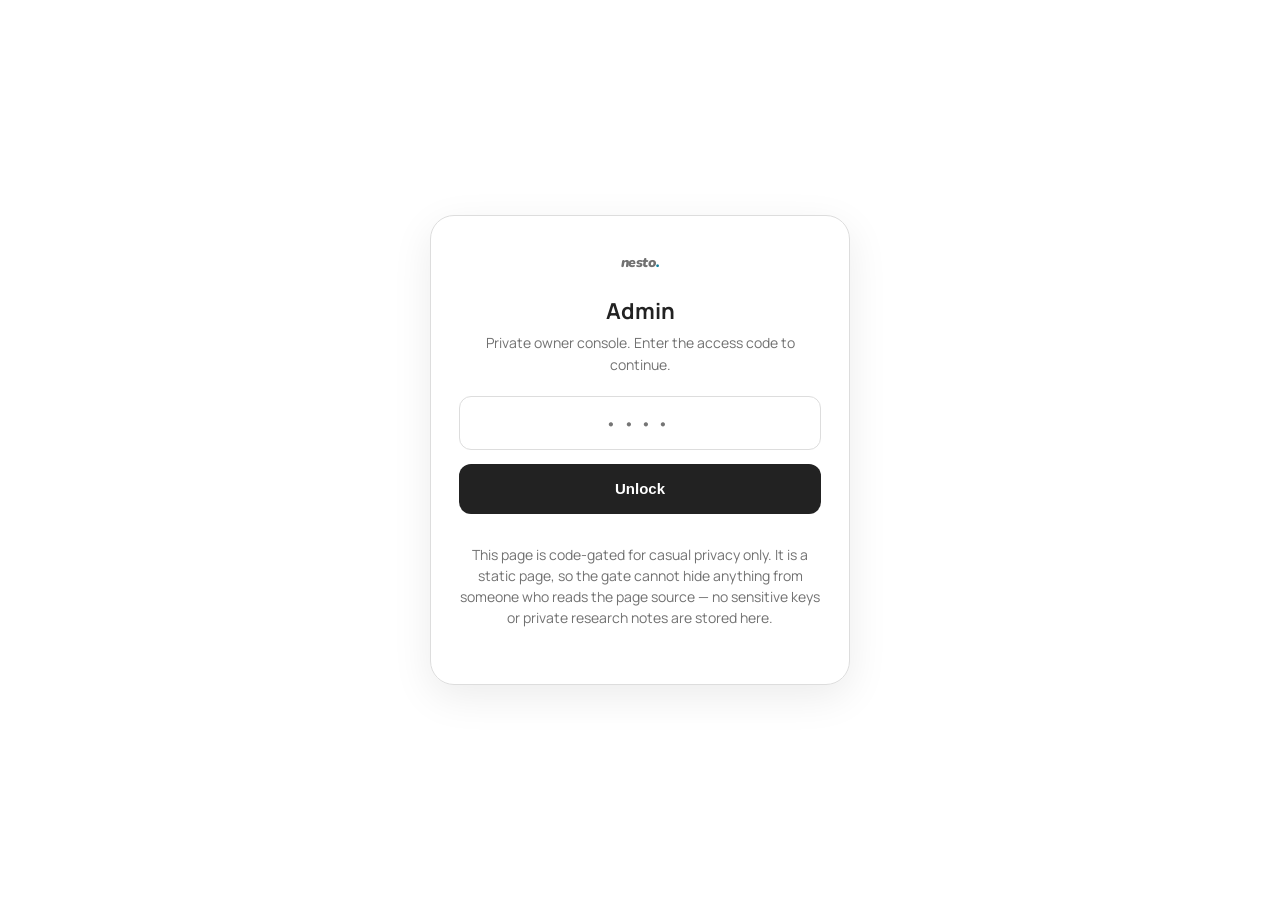
<file: docs/admin/index.html>
<!doctype html>
<html lang="en">
<head>
<meta charset="utf-8">
<meta name="viewport" content="width=device-width, initial-scale=1">
<meta name="robots" content="noindex, nofollow">
<title>Nesto Admin</title>
<link rel="preconnect" href="https://fonts.googleapis.com">
<link href="https://fonts.googleapis.com/css2?family=Manrope:wght@400;600;700;800&family=Nunito:ital,wght@1,900&display=swap" rel="stylesheet">
<script src="../config.js"></script>
<style>
:root{--ink:#222222;--muted:#717171;--paper:#ffffff;--surface-2:#f7f7f7;--line:#dddddd;--ocean:#0f7f9e;--ocean-deep:#075f7d;}
*{box-sizing:border-box}
body{margin:0;font-family:"Manrope",sans-serif;background:#ffffff;color:var(--ink);font-size:15px;line-height:1.55;}
a{color:var(--ocean-deep)}
.wrap{width:min(1080px,calc(100% - 40px));margin-inline:auto;}
/* lock screen */
#lockView{min-height:100vh;display:flex;align-items:center;justify-content:center;padding:24px;}
.lock-card{width:min(420px,100%);border:1px solid var(--line);border-radius:24px;padding:36px 28px;text-align:center;box-shadow:0 12px 40px rgba(0,0,0,.08);}
.brand{font-family:"Nunito",sans-serif;font-style:italic;font-weight:900;font-size:40px;letter-spacing:-.03em;margin:0;}
.brand span{color:var(--ocean);}
.lock-card h1{font-size:22px;margin:12px 0 4px;}
.lock-card p{color:var(--muted);margin:0 0 20px;font-size:14px;}
.lock-card input{width:100%;font-size:18px;font-family:"Manrope",sans-serif;padding:14px 16px;border:1px solid var(--line);border-radius:12px;text-align:center;letter-spacing:.3em;}
.lock-card input:focus{outline:none;border-color:var(--ink);box-shadow:0 0 0 1px var(--ink);}
.lock-card button{width:100%;margin-top:14px;min-height:50px;border:0;border-radius:12px;background:var(--ink);color:#fff;font-size:15px;font-weight:700;cursor:pointer;}
.lock-card button:hover{background:#000;}
.lock-error{color:#b3261e;font-size:13px;font-weight:700;min-height:20px;margin-top:10px;}
.lock-note{font-size:12px;color:var(--muted);margin-top:14px;line-height:1.5;}
/* app */
#appView{display:none;}
.topbar{position:sticky;top:0;z-index:10;background:#fff;border-bottom:1px solid var(--line);}
.topbar-in{display:flex;align-items:center;gap:16px;padding:14px 0;}
.topbar .brand{font-size:26px;}
.topbar-sub{font-size:13px;color:var(--muted);margin:0;}
.topbar-actions{margin-left:auto;display:flex;gap:8px;}
.btn{font-family:"Manrope",sans-serif;min-height:44px;padding:10px 16px;border-radius:10px;border:1px solid var(--line);background:#fff;font-size:14px;font-weight:700;cursor:pointer;color:var(--ink);text-decoration:none;display:inline-flex;align-items:center;justify-content:center;gap:6px;}
.btn:hover{border-color:var(--ink);}
.btn-dark{background:var(--ink);color:#fff;border-color:var(--ink);}
.btn-dark:hover{background:#000;}
.btn-ocean{background:var(--ocean);color:#fff;border-color:var(--ocean);}
.btn-ocean:hover{background:var(--ocean-deep);}
.btn-sm{min-height:36px;padding:7px 12px;font-size:13px;}
h2{font-size:24px;font-weight:800;letter-spacing:-.02em;margin:0 0 6px;}
.section{padding:36px 0 8px;}
.section p.sub{color:var(--muted);margin:0 0 18px;max-width:640px;}
.stats{display:grid;grid-template-columns:repeat(4,1fr);gap:14px;}
.stat{border:1px solid var(--line);border-radius:16px;padding:18px;}
.stat b{display:block;font-size:30px;line-height:1.1;}
.stat span{font-size:13px;color:var(--muted);font-weight:600;}
.host-card{border:1px solid var(--line);border-radius:16px;padding:18px;margin-bottom:14px;}
.host-card h3{margin:0 0 2px;font-size:17px;}
.host-meta{color:var(--muted);font-size:13px;margin:0 0 10px;}
.host-access{color:var(--muted);font-size:13px;margin:0 0 10px;}
.pills{display:flex;flex-wrap:wrap;gap:6px;margin:0 0 12px;}
.pill{font-size:12px;font-weight:700;padding:5px 10px;border-radius:999px;background:var(--surface-2);color:var(--ink);}
.pill.ocean{background:#e6f4f7;color:var(--ocean-deep);}
.pill.warn{background:#fff6e0;color:#7a5b00;}
textarea{width:100%;font-family:"Manrope",sans-serif;font-size:14px;line-height:1.55;padding:12px;border:1px solid var(--line);border-radius:12px;min-height:150px;}
textarea:focus,input:focus,select:focus{outline:none;border-color:var(--ink);box-shadow:0 0 0 1px var(--ink);}
input,select{font-family:"Manrope",sans-serif;font-size:15px;padding:11px 12px;border:1px solid var(--line);border-radius:12px;width:100%;}
.row-actions{display:flex;flex-wrap:wrap;gap:8px;margin-top:12px;}
.lang-toggle{display:flex;gap:8px;margin-bottom:10px;}
.lang-toggle button{flex:1;}
.lang-toggle button.active{background:var(--ink);color:#fff;border-color:var(--ink);}
.filters{display:flex;flex-wrap:wrap;gap:10px;margin-bottom:16px;}
.filters input,.filters select{width:auto;flex:1;min-width:160px;}
table{width:100%;border-collapse:collapse;font-size:14px;}
th,td{text-align:left;padding:10px 8px;border-bottom:1px solid var(--line);vertical-align:top;}
th{font-size:12px;text-transform:uppercase;letter-spacing:.04em;color:var(--muted);}
.tpl{border:1px solid var(--line);border-radius:16px;padding:18px;margin-bottom:14px;}
.tpl pre{white-space:pre-wrap;font-family:"Manrope",sans-serif;font-size:14px;line-height:1.6;margin:10px 0 0;}
.draft-note{background:#fff6e0;border:1px solid #f4d488;border-radius:10px;padding:10px 12px;font-size:13px;font-weight:600;margin-bottom:12px;}
.foot{border-top:1px solid var(--line);margin-top:40px;padding:20px 0 32px;color:var(--muted);font-size:13px;line-height:1.6;}
.status{font-size:13px;color:var(--muted);}
@media (max-width:720px){
.stats{grid-template-columns:repeat(2,1fr);}
.section{padding-top:28px;}
h2{font-size:21px;}
table{font-size:13px;}
.hide-mobile{display:none;}
}
</style>
</head>
<body>
<div id="lockView">
  <div class="lock-card">
    <p class="brand">nesto<span>.</span></p>
    <h1>Admin</h1>
    <p>Private owner console. Enter the access code to continue.</p>
    <input id="codeInput" type="password" inputmode="numeric" autocomplete="off" placeholder="••••" aria-label="Access code">
    <button id="unlockBtn" type="button">Unlock</button>
    <div class="lock-error" id="lockError"></div>
    <p class="lock-note">This page is code-gated for casual privacy only. It is a static page, so the gate cannot hide anything from someone who reads the page source — no sensitive keys or private research notes are stored here.</p>
  </div>
</div>
<div id="appView">
  <header class="topbar"><div class="wrap topbar-in">
    <div><p class="brand">nesto<span>.</span></p><p class="topbar-sub">Owner admin · live listings + outreach</p></div>
    <div class="topbar-actions"><button class="btn btn-sm" id="lockBtn" type="button">Lock</button></div>
  </div></header>
  <main class="wrap">
    <section class="section" id="dashSection">
      <h2>Dashboard</h2>
      <p class="sub" id="dashStatus">Loading live listings…</p>
      <div class="stats" id="statsRow"></div>
      <p class="status" style="margin-top:12px">Sending rules: manual 1:1 only · about 20/day max · 3 touches max per host · Day 0 → Day 3 nudge → Day 7 last nudge → park. Wave 3 hosts have no channel on file — find one first, never pitch blind.</p>
    </section>
    <section class="section" id="todaySection">
      <h2>Today's 5</h2>
      <p class="sub">Highest-ranked reachable hosts you have not marked sent yet. Edit the draft, then send from your phone.</p>
      <div id="todayList"></div>
    </section>
    <section class="section" id="pipeSection">
      <h2>Outreach pipeline</h2>
      <p class="sub">All reachable hosts, ranked. Filter by wave, tier, or channel.</p>
      <div class="filters">
        <input id="pipeSearch" type="search" placeholder="Search name or town">
        <select id="pipeWave"><option value="all">All waves</option><option value="1">Wave 1</option><option value="2">Wave 2</option><option value="3">Wave 3</option></select>
        <select id="pipeTier"><option value="all">All tiers</option><option value="Reach first">Reach first</option><option value="Reach next">Reach next</option><option value="Reach after">Reach after</option><option value="Low priority">Low priority</option></select>
        <select id="pipeChannel"><option value="all">All channels</option><option value="WhatsApp">WhatsApp</option><option value="Call">Call</option><option value="Instagram">Instagram</option><option value="None">None</option></select>
      </div>
      <div id="pipeList"></div>
    </section>
    <section class="section" id="acctSection">
      <h2>Accounts</h2>
      <p class="sub">Every host. Portal badge comes from live data; “My tracking” is saved on this device only.</p>
      <div class="filters"><input id="acctSearch" type="search" placeholder="Search name or town"></div>
      <div style="overflow-x:auto"><table>
        <thead><tr><th>Host</th><th>Town</th><th>Channel</th><th>Wave / Tier</th><th>Portal badge</th><th>My tracking</th></tr></thead>
        <tbody id="acctBody"></tbody>
      </table></div>
    </section>
    <section class="section" id="tplSection">
      <h2>Templates</h2>
      <p class="sub">First-outreach drafts. Edit the per-host draft before sending — nothing here sends anything by itself.</p>
      <div class="draft-note">DRAFT — these v2 drafts await the owner's approval. The private console still carries the live templates.</div>
      <div class="tpl"><h3 style="margin:0">Hindi — first outreach (draft)</h3><pre id="tplHi"></pre><button class="btn btn-sm" type="button" data-copy-tpl="hi">Copy Hindi draft</button></div>
      <div class="tpl"><h3 style="margin:0">English — first outreach (draft)</h3><pre id="tplEn"></pre><button class="btn btn-sm" type="button" data-copy-tpl="en">Copy English draft</button></div>
    </section>
    <section class="section" id="ambSection">
      <h2>Ambassadors</h2>
      <p class="sub">Local creators, community anchors, and offline voices who can carry Nesto into their towns. Public information only — no private phone numbers. Nothing here sends anything by itself: open the channel, copy the draft, send it yourself.</p>
      <div class="stats" id="ambStats"></div>
      <div class="filters">
        <input id="ambSearch" type="search" placeholder="Search name, town, or handle">
        <select id="ambTier"><option value="all">All tiers</option><option value="creator">Creator</option><option value="anchor">Anchor</option><option value="voice">Voice (offline)</option></select>
        <select id="ambStage"><option value="all">All stages</option><option value="New">New</option><option value="Contacted">Contacted</option><option value="Replied">Replied</option><option value="Ambassador">Ambassador</option><option value="Active">Active</option><option value="Parked">Parked</option></select>
        <select id="ambPlatform"><option value="all">All platforms</option><option value="instagram">Instagram</option><option value="youtube">YouTube</option><option value="community">Community</option><option value="offline-role">Offline</option></select>
      </div>
      <div id="ambList"></div>
      <div class="tpl" style="margin-top:18px">
        <h3 style="margin:0 0 10px">Add a person</h3>
        <p class="status">For offline voices and anyone the scan missed. Public details only — never add a private phone number.</p>
        <div class="filters">
          <input id="ambAddName" placeholder="Name">
          <input id="ambAddHandle" placeholder="Handle or channel (optional)">
          <input id="ambAddBase" placeholder="Town / base">
          <select id="ambAddTier"><option value="creator">Creator</option><option value="anchor">Anchor</option><option value="voice">Voice (offline)</option></select>
          <select id="ambAddPlatform"><option value="instagram">Instagram</option><option value="youtube">YouTube</option><option value="community">Community</option><option value="offline-role">Offline</option></select>
        </div>
        <input id="ambAddWhy" placeholder="Why them? (one line)" style="margin-bottom:10px">
        <button class="btn btn-dark btn-sm" type="button" id="ambAddBtn">Add to Ambassadors</button>
      </div>
    </section>
    <section class="section" id="radarSection">
      <h2>Guest Radar</h2>
      <p class="sub">People already looking for Uttarakhand stays. Answer their question first — Nesto is the second sentence, never the first. Never cold-DM; public helpful replies only.</p>
      <div class="stats" id="radarStats"></div>
      <div class="filters">
        <input id="radarSearch" type="search" placeholder="Search town, topic, or author">
        <select id="radarPlatform"><option value="all">All sources</option><option value="facebook-group">Facebook group</option><option value="instagram">Instagram</option><option value="youtube">YouTube</option><option value="forum">Forum</option></select>
      </div>
      <div id="radarList"></div>
      <div class="tpl" style="margin-top:18px">
        <h3 style="margin:0 0 10px">What the weekly scan watches</h3>
        <p class="status" id="radarWatch"></p>
        <h3 style="margin:14px 0 10px">Demand themes</h3>
        <div id="radarThemes"></div>
      </div>
    </section>
    <footer class="foot">
      <p>Tracking (sent / replied / claimed) saves in this browser only and does not sync to other devices. Flipping the public Nesto Verified badge needs an authenticated write — use the private Owner Console for that. This page loads listings live from the same public feed the guest portal uses and stores no keys, no service credentials, and no private research notes.</p>
    </footer>
  </main>
</div>
<script>
var PORTAL_URL = 'https://t1ashish.github.io/nesto/';
var CODE_HASH = 'ca153fc499ffc25f1118ad5e58ff242584f3b3a285d4d9428615325613633e3e';
function esc(s){return String(s==null?'':s).replace(/&/g,'&amp;').replace(/</g,'&lt;').replace(/>/g,'&gt;').replace(/"/g,'&quot;');}
function digits(s){return String(s||'').replace(/\D/g,'');}
function waDigits(s){var d=digits(s);if(d.length===10)d='91'+d;return d;}
function sha256Hex(str){var data=new TextEncoder().encode(str);return crypto.subtle.digest('SHA-256',data).then(function(buf){return Array.prototype.map.call(new Uint8Array(buf),function(b){return ('00'+b.toString(16)).slice(-2);}).join('');});}
function showApp(){document.getElementById('lockView').style.display='none';document.getElementById('appView').style.display='block';}
function showLock(){document.getElementById('appView').style.display='none';document.getElementById('lockView').style.display='flex';}
document.getElementById('unlockBtn').addEventListener('click',function(){
  var v=document.getElementById('codeInput').value||'';
  var err=document.getElementById('lockError');
  if(!window.crypto||!crypto.subtle){err.textContent='This browser cannot verify the code here. Try a modern browser over https.';return;}
  sha256Hex(v).then(function(h){
    if(h===CODE_HASH){try{sessionStorage.setItem('nesto-admin-unlocked','1');}catch(e){}err.textContent='';document.getElementById('codeInput').value='';showApp();loadData();loadCommunity();}
    else{err.textContent='Wrong code. Try again.';}
  });
});
document.getElementById('codeInput').addEventListener('keydown',function(e){if(e.key==='Enter')document.getElementById('unlockBtn').click();});
document.getElementById('lockBtn').addEventListener('click',function(){try{sessionStorage.removeItem('nesto-admin-unlocked');}catch(e){}showLock();});
try{if(sessionStorage.getItem('nesto-admin-unlocked')==='1'){showApp();}else{showLock();}}catch(e){showLock();}

/* Onboarding probability model (ranking only, not a forecast — same priors as the owner's tracker). */
var INTERCEPT=-2.4;
var WEIGHTS={whatsapp:1.4,callOnly:0.9,instagram:0.6,ota1:0.4,ota2plus:0.7,photoOwn:0.3,photoGoogle:0.2,photoOta:0.1,priceConfirmed:0.2,sharedPhone:-0.5};
function adminLocality(row){
  var m=String(row.description||'').match(/\(([^)]*?)\s(\d{6})\s[^)]*Uttarakhand\)/);
  if(!m)return null;
  var before=m[1].trim(),pin=m[2],town=String(row.town||'').trim(),loc=before;
  if(town&&before.length>town.length&&before.slice(-town.length)===town)loc=before.slice(0,-town.length).trim();
  if(!loc||loc===town)return {pin:pin,locality:null};
  return {pin:pin,locality:loc};
}
function fromSupabaseRow(row,phoneCounts){
  var contacts=Array.isArray(row.contacts)?row.contacts:[];
  var details=row.details||{};
  var loc=adminLocality(row);
  var wa=null,call=null,ig=null;
  contacts.forEach(function(c){if(!c)return;if(c.type==='whatsapp'&&c.number&&!wa)wa=c;if(c.type==='call'&&c.number&&!call)call=c;if(c.type==='instagram'&&!ig)ig=c;});
  var phone=wa?wa.number:(call?call.number:null);
  var otaLinks=Array.isArray(details.ota_links)?details.ota_links:[];
  var photoUrl=details.photo_url||null;
  var photoSource=(details.photo_source||'').toLowerCase();
  return {id:row.id,name:row.name,town:row.town,region:row.region_group,verified:!!row.nesto_verified,
    whatsapp:!!wa,callOnly:!wa&&!!call,instagram:!!ig,phone:phone,igHandle:ig?(ig.handle||null):null,
    otaCount:otaLinks.length,hasPhoto:!!photoUrl,
    photoSource:photoUrl?(photoSource.indexOf('ota')>=0?'ota':(photoSource.indexOf('google')>=0?'google':'own')):null,
    priceConfirmed:!!row.price_display&&row.price_display!=='Price not confirmed',
    womenRun:details.women_run===true,winterOk:details.winter_ok===true,hasMeals:!!details.meals,locality:loc?loc.locality:null,pin:loc?loc.pin:null,access:(details.access&&typeof details.access==='object')?details.access:null,experiences:(typeof details.experiences==='string'&&details.experiences.trim())?details.experiences.trim():null,
    sharedPhone:!!phone&&(phoneCounts[digits(phone)]||0)>1};
}
function scoreListing(f){
  if(f.verified)return {probability:null,tier:'Already onboarded',reasons:['Nesto Verified'],channel:'-'};
  var z=INTERCEPT;var reasons=[];
  if(f.whatsapp){z+=WEIGHTS.whatsapp;reasons.push('WhatsApp number on file');}
  else if(f.callOnly){z+=WEIGHTS.callOnly;reasons.push('Call-only number on file');}
  if(f.instagram){z+=WEIGHTS.instagram;reasons.push('Instagram presence');}
  if(f.otaCount===1){z+=WEIGHTS.ota1;reasons.push('Listed on 1 OTA');}
  else if(f.otaCount>=2){z+=WEIGHTS.ota2plus;reasons.push('Listed on '+f.otaCount+' OTAs');}
  if(f.hasPhoto){
    if(f.photoSource==='own'){z+=WEIGHTS.photoOwn;reasons.push('Photo on file');}
    else if(f.photoSource==='google'){z+=WEIGHTS.photoGoogle;reasons.push('Photo on file');}
    else{z+=WEIGHTS.photoOta;reasons.push('OTA-sourced photo');}
  }
  if(f.priceConfirmed){z+=WEIGHTS.priceConfirmed;reasons.push('Price confirmed');}
  if(f.sharedPhone){z+=WEIGHTS.sharedPhone;reasons.push('Shared number — may be an agent');}
  if(!f.whatsapp&&!f.callOnly&&!f.instagram)reasons.push('No phone, Instagram, or OTA link on file');
  var p=1/(1+Math.exp(-z));
  var tier=p>=0.55?'Reach first':(p>=0.35?'Reach next':(p>=0.2?'Reach after':'Low priority'));
  var channel=f.whatsapp?'WhatsApp':(f.callOnly?'Call':(f.instagram?'Instagram':'None'));
  return {probability:Math.round(p*1000)/1000,tier:tier,reasons:reasons,channel:channel};
}

/* First-outreach drafts (v2, awaiting owner approval — editable before every send). */
var TPL_HI = `नमस्ते {name} जी 🙏

उत्तराखंड की असली पहचान यहाँ की खूबसूरती के साथ आप जैसे मेज़बानों का अपनापन भी है। Nesto Stays पर हमारी कोशिश है कि यह अपनापन ज़्यादा यात्रियों तक पहुँचे। यहाँ मेहमान सिर्फ़ कमरा नहीं, अपने मेज़बान और उनके आतिथ्य को भी चुनें। 🏡🌿

हमने आपके होमस्टे की लिस्टिंग तैयार की है। एक बार देखकर बताइए, जानकारी सही है या कुछ बदलना चाहेंगे — और इसी लिंक से एक टैप में क्लेम भी कर सकते हैं:
{claim_page}

Nesto Stays से जुड़ने पर आपके होमस्टे को क्या फ़ायदा होगा?

✓ ज़्यादा लोगों तक पहुँच: आपके होमस्टे को उन यात्रियों तक पहुँचाने में मदद, जो उत्तराखंड में स्थानीय अनुभव और घर जैसा ठहराव ढूँढ़ रहे हैं।
✓ बेहतर पहचान: आपके कमरों, सुविधाओं और आपकी मेज़बानी की खासियतों को एक जगह दिखाने का मौका।
✓ बुकिंग के ज़्यादा अवसर: बेहतर पहुँच और भरोसे के साथ पूछताछ और बुकिंग बढ़ने की संभावना।
✓ Nesto Verified बैज: आपकी पुष्टि मिलते ही लिस्टिंग पर लगेगा, ताकि मेहमानों को भरोसा रहे कि यह असली मेज़बान की लिस्टिंग है।
✓ पुष्टि किए गए होमस्टे को प्राथमिकता: हमारी डायरेक्टरी में बेहतर विज़िबिलिटी, ताकि मेहमान आपको आसानी से खोज सकें।
✓ पहले 100 मेज़बानों के लिए मुफ़्त लिस्टिंग, कोई कमीशन नहीं।

अपनी लिस्टिंग वेरिफ़ाई करना बहुत आसान है:

इसी WhatsApp नंबर पर सिर्फ़ 'हाँ' लिखकर भेज दीजिए — आपके नंबर से आया जवाब ही आपकी पुष्टि है। हम आपकी लिस्टिंग पर Nesto Verified बैज लगा देंगे। ✅

इसमें 1 मिनट से भी कम लगेगा। चूँकि यह मैसेज सीधे आपके रजिस्टर्ड नंबर पर आया है, आपके जवाब से पुष्टि हो जाएगी कि लिस्टिंग आपकी है — कोई दूसरा इसे अपने नाम से क्लेम नहीं कर सकेगा।

कोई सवाल हो या मदद चाहिए, तो इसी नंबर पर मैसेज कर दीजिए। आइए, मिलकर उत्तराखंड की मेहमाननवाज़ी को और लोगों तक पहुँचाएँ। 😊

सादर,
टीम Nesto Stays

एक और छोटी सी जानकारी: क्लेम करते समय आपको अपने होमस्टे के सही पते या Google Maps लिंक के लिए एक निजी बॉक्स भी दिखेगा। यह पोर्टल पर कभी नहीं दिखेगा, इसे सिर्फ पूछने वाले मेहमानों को दिया जाएगा।`;
var TPL_EN = `Hi {host_name} 🙏

This is Nesto Stays — a new platform for Uttarakhand homestays where guests choose the host, not just the room.

We've created your listing — have a look, and claim it in one tap from the same link:
{claim_page}

To confirm it's yours, just reply YES to this message — a reply from your registered number is all the verification we need, and we'll add the Nesto Verified badge to your listing right away. ✅

That reply proves the listing is genuinely yours — so nobody else can claim it in your name.

Once verified you get:
✓ Nesto Verified badge — guest trust, more bookings
✓ Higher placement in the directory
✓ FREE listing for the first 100 hosts, zero commission

Takes a minute. Reply here if you have any questions.
— Team Nesto Stays

One more small thing: when you claim, you'll also see a private box for your homestay's exact address or Google Maps link. It never appears on the portal; Nesto shares it only with guests who enquire.`;
function messageFor(host,lang){
  var t=lang==='hi'?TPL_HI:TPL_EN;
  return t.split('{name}').join(host.name).split('{host_name}').join(host.name).split('{portal_link}').join(PORTAL_URL).split('{view_link}').join(viewLink(host)).split('{claim_link}').join(claimLink(host,lang)).split('{claim_page}').join(claimPageLink(host));
}
function waLink(host,msg){
  if(!host.phone)return null;
  return 'https://wa.me/'+waDigits(host.phone)+'?text='+encodeURIComponent(msg);
}
function hostSlug(name){return String(name||'').toLowerCase().replace(/[^a-z0-9\u0900-\u097f]+/g,'-').replace(/^-+|-+$/g,'');}
function viewLink(host){
  var slug=hostSlug(host.name);
  var unique=!!slug&&(typeof ALL!=='undefined'?ALL.filter(function(h){return hostSlug(h.name)===slug;}).length===1:true);
  return PORTAL_URL+'?stay='+encodeURIComponent(unique?slug:host.id);
}
function claimPageLink(host){return viewLink(host)+'&claim=1';}
function claimMsg(host,lang){
  var m=lang==='hi'
    ?'\u0928\u092e\u0938\u094d\u0924\u0947 Nesto! \u092e\u0948\u0902 '+host.name+' ('+host.town+') \u0915\u093e/\u0915\u0940 \u092e\u0947\u091c\u093c\u092c\u093e\u0928 \u0939\u0942\u0902 \u0914\u0930 \u0905\u092a\u0928\u0940 \u092e\u0941\u092b\u093c\u0924 \u0932\u093f\u0938\u094d\u091f\u093f\u0902\u0917 \u0915\u094d\u0932\u0947\u092e \u0915\u0930\u0928\u093e \u091a\u093e\u0939\u0924\u093e/\u091a\u093e\u0939\u0924\u0940 \u0939\u0942\u0902\u0964'
    :'Hi Nesto! I\u2019m the host of '+host.name+' ('+host.town+') and I\u2019d like to claim my free listing.';
  return m+(lang==='hi'?' \u0915\u094d\u0932\u0947\u092e \u0915\u094b\u0921: '+host.code:' Claim code: '+host.code);
}
function claimHash36(str){
  var h=5381;str=String(str);
  for(var i=0;i<str.length;i++){h=((h*33)+str.charCodeAt(i))|0;}
  h=Math.abs(h);var chars='0123456789ABCDEFGHIJKLMNOPQRSTUVWXYZ';var out='';var n=h;
  do{out=chars[n%36]+out;n=Math.floor(n/36);}while(n>0);
  while(out.length<6)out='0'+out;
  return out;
}
function claimCodeForId(id,ids){
  var base=claimHash36(id);var clash=false;
  (ids||[]).forEach(function(x){if(String(x)!==String(id)&&claimHash36(x)===base)clash=true;});
  if(!clash)return base;
  var h2=7;var s2=String(id);
  for(var i=0;i<s2.length;i++){h2=((h2*31)+s2.charCodeAt(i))|0;}
  h2=Math.abs(h2);var chars='0123456789ABCDEFGHIJKLMNOPQRSTUVWXYZ';var out2='';var n2=h2;
  do{out2=chars[n2%36]+out2;n2=Math.floor(n2/36);}while(n2>0);
  while(out2.length<2)out2='0'+out2;
  return base+out2.slice(-2);
}
function claimLink(host,lang){
  var cfg=window.NESTO_CONFIG||{};
  var owner=waDigits(cfg.OWNER_WHATSAPP||'');
  if(!owner)return viewLink(host);
  return 'https://wa.me/'+owner+'?text='+encodeURIComponent(claimMsg(host,lang));
}

/* Tracking lives in this browser only (localStorage). */
function loadTrack(){try{return JSON.parse(localStorage.getItem('nesto-admin-track')||'{}');}catch(e){return {};}}
function saveTrack(t){try{localStorage.setItem('nesto-admin-track',JSON.stringify(t));}catch(e){}}
var track=loadTrack();
function trackStatus(id){var t=track[id];if(!t)return 'Not contacted';if(t.claimed)return 'Claimed';if(t.replied)return 'Replied';if(t.sent)return 'Contacted';return 'Not contacted';}
function todayISO(){var d=new Date();return d.getFullYear()+'-'+('0'+(d.getMonth()+1)).slice(-2)+'-'+('0'+d.getDate()).slice(-2);}

var ALL=[],REACHABLE=[],BYID={};
function assignWaves(){
  var sorted=REACHABLE.slice().sort(function(a,b){return b.probability-a.probability||a.name.localeCompare(b.name);});
  sorted.forEach(function(h,i){h.wave=i<10?1:2;});
  ALL.forEach(function(h){if(h.channel==='None'&&!h.verified)h.wave=3;});
}
function statCard(v,l){return '<div class="stat"><b>'+v+'</b><span>'+l+'</span></div>';}
function pill(t,cls){return '<span class="pill '+(cls||'')+'">'+esc(t)+'</span>';}
function composerHTML(host,visible){
  var wa=waLink(host,messageFor(host,'hi'));
  var open=visible?' open':'';
  var inner='<div class="lang-toggle">'
    +'<button type="button" class="active" data-lang-btn="hi" data-host="'+host.id+'">Hindi</button>'
    +'<button type="button" data-lang-btn="en" data-host="'+host.id+'">English</button></div>'
    +'<textarea data-msg="'+host.id+'" rows="10">'+esc(messageFor(host,'hi'))+'</textarea>'
    +'<p class="status">Draft — fix the greeting with the host\u2019s name before sending.</p><div class="row-actions">'
    +'<button class="btn btn-sm" type="button" data-copy-msg="'+host.id+'">Copy message</button>';
  if(host.whatsapp&&wa)inner+='<a class="btn btn-ocean btn-sm" data-wa-link="'+host.id+'" href="'+esc(wa)+'" target="_blank" rel="noopener">Send on WhatsApp</a>';
  else if(host.callOnly&&host.phone)inner+='<a class="btn btn-ocean btn-sm" href="tel:'+esc(digits(host.phone))+'">Call host</a>';
  else if(host.instagram&&host.igHandle)inner+='<a class="btn btn-ocean btn-sm" href="https://instagram.com/'+esc(host.igHandle.charAt(0)==='@'?host.igHandle.slice(1):host.igHandle)+'" target="_blank" rel="noopener">Open Instagram</a>';
  else inner+='<span class="status">No channel on file — find one first, never pitch blind.</span>';
  inner+='<button class="btn btn-sm" type="button" data-mark-sent="'+host.id+'">Mark sent</button>'
    +'<button class="btn btn-sm" type="button" data-mark-replied="'+host.id+'">Mark replied</button>'
    +'<button class="btn btn-sm" type="button" data-mark-claimed="'+host.id+'">Mark claimed</button></div>';
  if(visible)return inner;
  return '<details'+open+' style="margin-top:12px"><summary style="cursor:pointer;font-weight:700">Message draft</summary><div style="margin-top:10px">'+inner+'</div></details>';
}
function verifyCheckHTML(host){
  var t=track[host.id]||{};
  var ready=t.verifyNum||t.verifyConfirm;
  var hint=ready?'<span class="status">Ready to mark Verified in the Owner Console.</span>'
    :'<span class="status">Before verifying: confirm the WhatsApp sender number matches the listed number.</span>';
  return '<div class="verify-check">'
    +'<button type="button" data-verify="num:'+host.id+'" class="'+(t.verifyNum?'active':'')+'">'+(t.verifyNum?'\u2713 ':'')+'Sender number matches listed number</button>'
    +'<button type="button" data-verify="confirm:'+host.id+'" class="'+(t.verifyConfirm?'active':'')+'">'+(t.verifyConfirm?'\u2713 ':'')+'Confirmed via listed number</button>'
    +hint+'</div>';
}
function hostCardHTML(host,composerVisible){
  return '<div class="host-card"><h3>'+esc(host.name)+'</h3><p class="host-meta">'+esc(host.town)+' · '+esc(host.region)+((host.locality||host.pin)?' · '+esc(([host.locality,host.pin?('PIN '+host.pin):null].filter(function(x){return x;}).join(' · '))):'')+' · tracking: '+esc(trackStatus(host.id))+'</p>'
    +'<p class="host-meta">Listed: '+(host.phone?esc(host.phone):'No number on file')+' · Claim code: '+esc(host.code)+'</p>'
    +(host.access&&(host.access.road||host.access.walk||host.access.cab)?'<p class="host-access">'+esc(([host.access.road?('Road: '+host.access.road):null,host.access.walk?('Walk: '+host.access.walk):null,host.access.cab?('Cab: '+host.access.cab):null].filter(function(x){return x;}).join(' · ')))+'</p>':'')
    +(host.experiences?'<p class="host-access">Experiences: '+esc(host.experiences)+'</p>':'')
    +verifyCheckHTML(host)
    +'<div class="pills">'+pill('Wave '+host.wave,'ocean')+pill(host.tier)+pill(host.channel)+pill(host.probability!==null?('Score '+host.probability):'Verified','warn')+(host.womenRun?pill('Women-run','ocean'):'')+(host.winterOk?pill('Winter stays','ocean'):'')+(host.hasMeals?pill('Kitchen-table','ocean'):'')+'</div>'
    +'<p class="status">'+esc(host.reasons.join(' · '))+'</p>'
    +composerHTML(host,composerVisible)+'<div class="link-row"><button class="btn btn-sm" type="button" data-copy-link="view:'+host.id+'">Copy view link</button><button class="btn btn-sm" type="button" data-copy-link="claim:'+host.id+'">Copy claim link</button></div></div>';
}
function refreshWALinks(){
  document.querySelectorAll('[data-wa-link]').forEach(function(a){
    var id=a.getAttribute('data-wa-link');var h=BYID[id];if(!h)return;
    var ta=document.querySelector('[data-msg="'+id+'"]');
    if(ta)a.href=waLink(h,ta.value);
  });
}
function bindComposer(scope){
  scope.querySelectorAll('[data-lang-btn]').forEach(function(b){
    b.addEventListener('click',function(){
      var id=b.getAttribute('data-host');var lang=b.getAttribute('data-lang-btn');var h=BYID[id];if(!h)return;
      var card=b.closest('.host-card')||document;
      card.querySelectorAll('[data-lang-btn]').forEach(function(x){x.classList.toggle('active',x===b);});
      var ta=card.querySelector('[data-msg="'+id+'"]');if(ta)ta.value=messageFor(h,lang);
      refreshWALinks();
    });
  });
  scope.querySelectorAll('textarea[data-msg]').forEach(function(ta){ta.addEventListener('input',refreshWALinks);});
  scope.querySelectorAll('[data-copy-msg]').forEach(function(b){
    b.addEventListener('click',function(){
      var id=b.getAttribute('data-copy-msg');var ta=document.querySelector('[data-msg="'+id+'"]');if(!ta)return;
      function done(){var old=b.textContent;b.textContent='Copied!';setTimeout(function(){b.textContent=old;},1500);}
      if(navigator.clipboard&&navigator.clipboard.writeText){navigator.clipboard.writeText(ta.value).then(done).catch(function(){ta.select();document.execCommand('copy');done();});}
      else{ta.select();document.execCommand('copy');done();}
    });
  });
  scope.querySelectorAll('[data-copy-link]').forEach(function(b){
    b.addEventListener('click',function(){
      var parts=b.getAttribute('data-copy-link').split(':');var kind=parts[0];var id=parts.slice(1).join(':');var h=BYID[id];if(!h)return;
      var card=b.closest('.host-card');var langBtn=card?card.querySelector('[data-lang-btn].active'):null;
      var lang=langBtn?langBtn.getAttribute('data-lang-btn'):'hi';
      var link=kind==='claim'?claimLink(h,lang):viewLink(h);
      function done(){var old=b.textContent;b.textContent='Copied!';setTimeout(function(){b.textContent=old;},1500);}
      if(navigator.clipboard&&navigator.clipboard.writeText){navigator.clipboard.writeText(link).then(done).catch(function(){done();});}
      else{done();}
    });
  });
  scope.querySelectorAll('[data-verify]').forEach(function(b){
    b.addEventListener('click',function(){
      var parts=b.getAttribute('data-verify').split(':');var kind=parts[0];var id=parts.slice(1).join(':');
      track[id]=track[id]||{};
      if(kind==='num')track[id].verifyNum=!track[id].verifyNum;
      else track[id].verifyConfirm=!track[id].verifyConfirm;
      saveTrack(track);renderAll();
    });
  });
  scope.querySelectorAll('[data-mark-sent]').forEach(function(b){b.addEventListener('click',function(){var id=b.getAttribute('data-mark-sent');track[id]=track[id]||{};track[id].sent=todayISO();saveTrack(track);renderAll();});});
  scope.querySelectorAll('[data-mark-replied]').forEach(function(b){b.addEventListener('click',function(){var id=b.getAttribute('data-mark-replied');track[id]=track[id]||{};track[id].replied=true;if(!track[id].sent)track[id].sent=todayISO();saveTrack(track);renderAll();});});
  scope.querySelectorAll('[data-mark-claimed]').forEach(function(b){b.addEventListener('click',function(){var id=b.getAttribute('data-mark-claimed');track[id]=track[id]||{};track[id].claimed=true;if(!track[id].replied)track[id].replied=true;if(!track[id].sent)track[id].sent=todayISO();saveTrack(track);renderAll();});});
}
function renderDashboard(){
  var total=ALL.length;
  var verified=ALL.filter(function(h){return h.verified;}).length;
  var w1=REACHABLE.filter(function(h){return h.wave===1;}).length;
  var w2=REACHABLE.filter(function(h){return h.wave===2;}).length;
  var w3=ALL.filter(function(h){return h.wave===3;}).length;
  var contacted=Object.keys(track).filter(function(id){return track[id].sent;}).length;
  var replied=Object.keys(track).filter(function(id){return track[id].replied;}).length;
  document.getElementById('statsRow').innerHTML=statCard(total,'Listings live')+statCard(REACHABLE.length,'Reachable hosts')+statCard(w1,'Wave 1')+statCard(w2,'Wave 2')+statCard(w3,'Wave 3 · no channel')+statCard(verified,'Nesto Verified')+statCard(contacted,'Contacted (this device)')+statCard(replied,'Replied (this device)');
  document.getElementById('dashStatus').textContent='Live · '+total+' listings · '+REACHABLE.length+' reachable · '+verified+' verified · founding-100 progress: '+verified+' of 100 verified.';
}
function renderToday(){
  var queue=REACHABLE.slice().sort(function(a,b){return b.probability-a.probability||a.name.localeCompare(b.name);}).filter(function(h){return !(track[h.id]&&track[h.id].sent);}).slice(0,5);
  var el=document.getElementById('todayList');
  if(!queue.length){el.innerHTML='<p class="status">All ranked reachable hosts are marked sent on this device. Clear a mark from Accounts tracking, or move to the next wave in the pipeline below.</p>';return;}
  el.innerHTML=queue.map(function(h){return hostCardHTML(h,true);}).join('');
  bindComposer(el);
}
function renderPipeline(){
  var q=(document.getElementById('pipeSearch').value||'').toLowerCase();
  var w=document.getElementById('pipeWave').value;
  var t=document.getElementById('pipeTier').value;
  var c=document.getElementById('pipeChannel').value;
  var list=REACHABLE.slice().sort(function(a,b){return b.probability-a.probability||a.name.localeCompare(b.name);}).filter(function(h){
    if(q&&((h.name+' '+h.town).toLowerCase().indexOf(q)<0))return false;
    if(w!=='all'&&String(h.wave)!==w)return false;
    if(t!=='all'&&h.tier!==t)return false;
    if(c!=='all'&&h.channel!==c)return false;
    return true;
  });
  var el=document.getElementById('pipeList');
  var noChannel=ALL.filter(function(h){return h.wave===3;});
  var html=list.map(function(h){return hostCardHTML(h,false);}).join('');
  if(w==='all'||w==='3'){
    html+='<h3 style="margin-top:24px">Wave 3 — no channel on file ('+noChannel.length+')</h3><p class="status">Find a channel first (search, communities, local pioneers). Never pitch blind.</p>'
      +noChannel.map(function(h){return '<div class="host-card"><h3>'+esc(h.name)+'</h3><p class="host-meta">'+esc(h.town)+' · '+esc(h.region)+'</p><div class="pills">'+pill('Wave 3','ocean')+pill(h.tier)+'</div></div>';}).join('');
  }
  el.innerHTML=html||'<p class="status">No hosts match these filters.</p>';
  bindComposer(el);
}
function renderAccounts(){
  var q=(document.getElementById('acctSearch').value||'').toLowerCase();
  var rows=ALL.slice().sort(function(a,b){return a.name.localeCompare(b.name);}).filter(function(h){
    return !q||((h.name+' '+h.town).toLowerCase().indexOf(q)>=0)||(h.code&&h.code.toLowerCase()===q);
  });
  document.getElementById('acctBody').innerHTML=rows.map(function(h){
    var t=track[h.id]||{};var v=(t.verifyNum||t.verifyConfirm)?' · Ready to verify':'';
    return '<tr><td><b>'+esc(h.name)+'</b><br><small>Code '+esc(h.code)+'</small></td><td>'+esc(h.town)+'</td><td>'+esc(h.channel)+'</td><td>Wave '+(h.verified?'-':h.wave)+' · '+esc(h.tier)+'</td><td>'+(h.verified?'Nesto Verified':'Pending')+'</td><td>'+esc(trackStatus(h.id))+v+'</td></tr>';
  }).join('');
}
function renderTemplates(){
  document.getElementById('tplHi').textContent=TPL_HI;
  document.getElementById('tplEn').textContent=TPL_EN;
  document.querySelectorAll('[data-copy-tpl]').forEach(function(b){
    b.addEventListener('click',function(){
      var txt=b.getAttribute('data-copy-tpl')==='hi'?TPL_HI:TPL_EN;
      function done(){var old=b.textContent;b.textContent='Copied!';setTimeout(function(){b.textContent=old;},1500);}
      if(navigator.clipboard&&navigator.clipboard.writeText){navigator.clipboard.writeText(txt).then(done).catch(function(){done();});}else{done();}
    });
  });
}
function renderAll(){renderDashboard();renderToday();renderPipeline();renderAccounts();renderAmbassadors();renderRadar();}
/* Community systems: Ambassadors + Guest Radar (see AMBASSADOR_GUEST_SYSTEM.md).
   Catalog: weekly JSON (data/ambassadors.json, data/guest-radar.json) wins when it
   loads and validates; embedded seeds below are the 2026-11-01 fallback snapshot.
   Tracking + custom adds live in this browser only (localStorage). */
var AMB_SEED=[
{id:'mohak-gunjit',name:'Mohak Gunjit Vlogs',platform:'youtube',handle:null,url:null,base:'Tehri Garhwal',tier:'creator',reach:'YouTube — verify on profile',why:'Homestay tours in Tehri villages; warmest host-side lead.',hook:'Rajakhet, Tuniyar aur Peepaldali ke homestay tour wale videos',email:null},
{id:'narendra-uk11',name:'Narendra UK11 Vlogs',platform:'youtube',handle:null,url:null,base:'Garhwal',tier:'creator',reach:'YouTube — verify on profile',why:'Garhwali village life; host-adjacent audience.',hook:'Garhwali village life wale videos',email:null},
{id:'simran-gusain',name:'Simran Gusain',platform:'youtube',handle:null,url:null,base:'Pauri Garhwal',tier:'creator',reach:'YouTube — verify on profile',why:'Pauri holds 130 of the 158 listings — home turf.',hook:'Pauri ke hill lifestyle wale videos',email:null},
{id:'kaku-fojiyan',name:'Kaku Fojiyan Vlogs',platform:'youtube',handle:null,url:null,base:'Remote Garhwal villages',tier:'creator',reach:'YouTube — verify on profile',why:'Remote village tours; only confirmed public business contact found.',hook:'Remote gaon ke homestay tour wale videos',email:'fojiyanjagdeep@gmail.com'},
{id:'deepa-bisht',name:'Deepa Bisht — Kumaoni Living',platform:'youtube',handle:null,url:null,base:'Kumaon',tier:'creator',reach:'~70K YouTube (verify on profile)',why:'Village life + cooking; high female engagement.',hook:'Kumaoni village life aur cooking wale videos',email:null},
{id:'sameer-chauhan',name:'Sameer Chauhan — Ranikhet Traveller Vlogs',platform:'youtube',handle:null,url:null,base:'Ranikhet',tier:'creator',reach:'~82K YouTube (verify on profile)',why:'Homestays + guides; strong engagement (aggregator estimate).',hook:'Ranikhet ke homestay aur guide wale videos',email:null},
{id:'uttarakhandwale',name:'@uttarakhandwale',platform:'instagram',handle:'uttarakhandwale',url:'https://instagram.com/uttarakhandwale',base:'Dehradun',tier:'creator',reach:'~23.4K IG (verify on profile)',why:'Pahadi IG voice with Dehradun base.',hook:'Uttarakhand ke pahadi content wale posts',email:null},
{id:'insta-pahadi',name:'@insta_pahadi',platform:'instagram',handle:'insta_pahadi',url:'https://instagram.com/insta_pahadi',base:'Dehradun',tier:'creator',reach:'~13.9K IG (verify on profile)',why:'Small, motivated pahadi voice.',hook:'Pahadi lifestyle wale posts',email:null},
{id:'uttarakhand-hills',name:'@uttarakhand_hills',platform:'instagram',handle:'uttarakhand_hills',url:'https://instagram.com/uttarakhand_hills',base:'Pauri',tier:'creator',reach:'~6.8K IG (verify on profile)',why:'Pauri-based small creator.',hook:'Pauri se pahadi content',email:null},
{id:'harshita-explorer',name:'@harshita_theexplorer',platform:'instagram',handle:'harshita_theexplorer',url:'https://instagram.com/harshita_theexplorer',base:'Kumaon (Nainital–Mukteshwar)',tier:'creator',reach:'Verify on profile',why:'Found in 2026-11-01 scan: 3-day Nainital/Jageshwar/Mukteshwar itinerary creator.',hook:'Nainital, Jageshwar aur Mukteshwar ka 3-day itinerary',email:null},
{id:'kumaon-planner',name:'Kumaon Planner',platform:'instagram',handle:null,url:null,base:'Kumaon',tier:'creator',reach:'Verify on profile',why:'Trust-aligned Hindi voice: check road, parking and practical factors before booking — the same message as Nesto.',hook:'Sirf view dekhkar stay book mat karo wala guide',email:null},
{id:'tina-tabbu',name:'@tina_tabbu_ (Tanvi Kunwar)',platform:'instagram',handle:'tina_tabbu_',url:'https://instagram.com/tina_tabbu_',base:'Pithoragarh',tier:'creator',reach:'Verify on profile',why:'Pithoragarh local creator posting homestay stays.',hook:'Pithoragarh ke Cloud 9 Homestay wali post',email:null},
{id:'voices-munsiari',name:'Voices of Munsiari',platform:'community',handle:null,url:null,base:'Munsiari',tier:'anchor',reach:'Community-run',why:'Community-run; the hosts themselves. Approach as partner.',hook:'Munsiari ke hosts ki apni awaaz',email:null},
{id:'mallika-virdi',name:'Mallika Virdi / The Himalayan Arc',platform:'community',handle:null,url:null,base:'Sarmoli / Munsiyari',tier:'anchor',reach:'Community pioneer',why:'Community homestay pioneer (Sarmoli, Best Rural Tourism Destination 2023). Approach as partner, never a paid ad.',hook:'Sarmoli ka community homestay model',email:null},
{id:'airbnb-host-community',name:'Uttarakhand Airbnb Host Community',platform:'community',handle:null,url:null,base:'Uttarakhand',tier:'anchor',reach:'Facebook group + meetups',why:'Host community and meetups; peer channel, not an ad slot.',hook:'Uttarakhand ke hosts ka community',email:null},
{id:'euttaranchal',name:'eUttaranchal Homestay Project',platform:'community',handle:null,url:null,base:'Uttarakhand',tier:'anchor',reach:'Platform',why:'Homestay platform partner candidate.',hook:'Uttarakhand homestay platform',email:null},
{id:'uttarakhand-tourism',name:'@uttarakhand_tourism (official)',platform:'instagram',handle:'uttarakhand_tourism',url:'https://instagram.com/uttarakhand_tourism',base:'Uttarakhand (official)',tier:'anchor',reach:'~1.8M IG verified',why:'Official account; partnership and tagging play only.',hook:'Official Uttarakhand tourism',email:null},
{id:'role-pradhan',name:'Village pradhan — add a name',platform:'offline-role',handle:null,url:null,base:'Your listing towns',tier:'voice',reach:'Role, not a person yet',why:'The first person guests ask; can bless or block a listing drive. Add a real name via the form below.',hook:'Gaon ke pratham vyakti',email:null},
{id:'role-association',name:'Homestay association lead — add a name',platform:'offline-role',handle:null,url:null,base:'Your listing towns',tier:'voice',reach:'Role, not a person yet',why:'Peer trust at scale; one conversation reaches many hosts.',hook:'Hosts ka sangathan',email:null},
{id:'role-guide',name:'Local trek guide — add a name',platform:'offline-role',handle:null,url:null,base:'Trek towns',tier:'voice',reach:'Role, not a person yet',why:'Guides send guests to stays every week.',hook:'Trekkers ko stay bhejne wala',email:null},
{id:'role-taxi',name:'Taxi network lead — add a name',platform:'offline-role',handle:null,url:null,base:'Arrival towns',tier:'voice',reach:'Role, not a person yet',why:'Drivers are the first recommender for arriving guests.',hook:'Guests ko pehli salah dene wala',email:null}
];
var RADAR_SEED={signals:[
{id:'sig-tanya-riverside',platform:'facebook-group',author:'Tanya Dipty',url:'https://www.facebook.com/groups/uttarakhandsoulfulhomestay/permalink/1978942349635387/',date:'2026-02-05',town:'Nainital / Bhimtal / Almora / Mukteshwar',topic:'Riverside homestay for 3',summary:'Seeking a homestay for 3 travellers, peaceful riverside setting, open to campsites. Towns: Nainital, Bhimtal, Almora, Mukteshwar.',reply:'Hi Tanya — for a peaceful riverside stay for 3, look at Mukteshwar and Bhimtal: on Nesto you can chat with the host directly on WhatsApp before booking, so you can ask about river access and the room before paying anything. Browse stays here: https://t1ashish.github.io/nesto/ — happy to point you to specific stays if you share dates.',note:'Older post (Feb 2026) — reply only if the thread is still active. Kept as the pattern example: this exact question is what the weekly scan hunts.'}
],watchlist:{groups:['Uttarakhand Soulful Homestay (Facebook)'],hashtags:['#uttarakhandhomestay','#nainital','#mukteshwar','#uttarakhandtrip','#kumaon'],queries:['Uttarakhand homestay recommendation','Nainital Mukteshwar stay','Mukteshwar homestay','Pauri homestay','Uttarakhand family trip stay']},themes:[
{name:'Budget Kumaon travel',detail:'Budget guides for Uttarakhand (₹6,000–8,000 trips, Munsiyari under ₹6,000) trended through Oct 2026. Budget guests are actively planning Kumaon trips.'},
{name:'Family Uttarakhand itineraries',detail:'Family itineraries (Delhi → Nainital → Rishikesh → Mussoorie) and baby-friendly Uttarakhand plans keep appearing. Family guests ask about stays, not just sights.'},
{name:'Homestay-first stays',detail:'Homestay-first content (host couples, village stays, homestay features) is outperforming hotel content in Uttarakhand feeds.'}
]};
var AMB_CREATOR_HI = `नमस्ते {name} जी! {hook} बहुत अच्छे लगे।
मैं आशीष हूँ — Nesto Stays चलाता हूँ, उत्तराखंड होमस्टे का प्लेटफ़ॉर्म जहाँ मेहमान मेज़बान को सीधे WhatsApp पर मैसेज करके बुक करता है, बिना कमीशन के।
आपको Founding Creator के रूप में जोड़ना चाहेंगे: आपके अपने स्टे (या किसी मेज़बान) की मुफ़्त Verified लिस्टिंग + पोर्टल पर फ़ीचर स्टोरी।
बदले में बस एक अनुरोध: अपने शब्दों में एक छोटा रील/पोस्ट, और 2–3 मेज़बानों से WhatsApp पर सीधा परिचय।
आपकी लिस्टिंग का लिंक भेजूँ?`;
var AMB_CREATOR_EN = `Hi {name}! Loved {hook}.
I'm Ashish — I run Nesto Stays, a Uttarakhand homestay platform where guests message the host directly on WhatsApp and book with zero commission.
I'd love to have you as a Founding Creator: a free Verified listing for your own stay (or a host you nominate) + a feature story on the portal.
In return, just one ask: a short reel/post in your own words, and a WhatsApp intro to 2–3 hosts you genuinely know.
Shall I send your listing link?`;
var AMB_PARTNER_HI = `नमस्ते {name} जी! {hook} — उत्तराखंड के होमस्टे समुदाय के लिए आपका काम प्रेरणादायक है।
मैं आशीष हूँ — Nesto Stays चलाता हूँ, मेज़बान-प्रथम होमस्टे डायरेक्टरी (158 लिस्टिंग, शून्य कमीशन, मेहमान सीधे मेज़बान से बात करते हैं)।
क्या हम साझेदारी पर बात कर सकते हैं — जैसे एक होस्ट मीट, या आपकी कम्युनिटी की कहानी हमारे पोर्टल पर? कोई विज्ञापन नहीं, सिर्फ़ साझा काम।
बात करने का सही समय क्या रहेगा?`;
var AMB_PARTNER_EN = `Hi {name}! Your work for Uttarakhand's homestay community ({hook}) is inspiring.
I'm Ashish — I run Nesto Stays, a host-first homestay directory (158 listings, zero commission, guests talk to hosts directly).
Could we talk about a partnership — a host meet, or featuring your community's story on the portal? No advertising, just shared work.
When would be a good time to talk?`;
var AMB_OFFLINE_HI = `{hook} — नमस्ते, मैं आशीष हूँ, Nesto Stays चलाता हूँ।
हम उत्तराखंड के होमस्टे की एक डायरेक्टरी बना रहे हैं — 158 लिस्टिंग, मेज़बान को कोई कमीशन नहीं, मेहमान सीधे मेज़बान से बात करके बुक करते हैं।
आपके गाँव/इलाके के मेज़बानों को जोड़ने में आपकी मदद चाहिए: क्या आप 2–3 अच्छे मेज़बानों से मेरा परिचय करा सकते हैं? उनकी लिस्टिंग मुफ़्त है, और वेरिफ़िकेशन उनके अपने नंबर से होता है।`;
function ambDraft(a,lang){
  if(a.platform==='offline-role')return AMB_OFFLINE_HI.split('{name}').join(a.name).split('{hook}').join(a.hook||'');
  var t=a.tier==='anchor'?(lang==='hi'?AMB_PARTNER_HI:AMB_PARTNER_EN):(lang==='hi'?AMB_CREATOR_HI:AMB_CREATOR_EN);
  return t.split('{name}').join(a.name).split('{hook}').join(a.hook||'');
}
function ambChannelLink(a){
  if(a.url)return a.url;
  if(a.handle)return 'https://instagram.com/'+a.handle.replace(/^@/,'');
  if(a.platform==='youtube')return 'https://www.youtube.com/results?search_query='+encodeURIComponent(a.name);
  return null;
}
function ambChannelLabel(a){
  if(a.url)return a.platform==='youtube'?'Open YouTube':(a.platform==='instagram'?'Open Instagram':'Open link');
  if(a.handle)return 'Open Instagram';
  if(a.platform==='youtube')return 'Find on YouTube';
  return null;
}
function loadAmbTrack(){try{return JSON.parse(localStorage.getItem('nesto-amb-track')||'{}');}catch(e){return {};}}
function saveAmbTrack(t){try{localStorage.setItem('nesto-amb-track',JSON.stringify(t));}catch(e){}}
var ambTrack=loadAmbTrack();
function loadAmbCustom(){try{return JSON.parse(localStorage.getItem('nesto-amb-custom')||'[]');}catch(e){return [];}}
function saveAmbCustom(c){try{localStorage.setItem('nesto-amb-custom',JSON.stringify(c));}catch(e){}}
var ambCustom=loadAmbCustom();
function ambStage(id){var t=ambTrack[id];if(!t)return 'New';if(t.parked)return 'Parked';if(t.active)return 'Active';if(t.ambassador)return 'Ambassador';if(t.replied)return 'Replied';if(t.contacted)return 'Contacted';return 'New';}
var AMB_DATA=null,RADAR_DATA=null;
function ambListData(){var base=AMB_DATA||AMB_SEED;return base.concat(ambCustom);}
function ambCardHTML(a){
  var st=ambStage(a.id);
  var link=ambChannelLink(a),label=ambChannelLabel(a);
  var draft=ambDraft(a,'hi');
  var langBtns=a.platform==='offline-role'?'':'<div class="lang-toggle"><button type="button" class="active" data-amb-lang="hi" data-amb="'+a.id+'">Hindi</button><button type="button" data-amb-lang="en" data-amb="'+a.id+'">English</button></div>';
  var actions='<button class="btn btn-sm" type="button" data-copy-amb="'+a.id+'">Copy draft</button>';
  if(label&&link)actions+='<a class="btn btn-ocean btn-sm" href="'+esc(link)+'" target="_blank" rel="noopener">'+esc(label)+'</a>';
  else actions+='<span class="status">No public channel on file — find one first.</span>';
  if(a.email)actions+='<a class="btn btn-sm" href="mailto:'+esc(a.email)+'?subject='+encodeURIComponent('Nesto Stays — partnership')+'&body='+encodeURIComponent(ambDraft(a,'en'))+'">Email (public address)</a>';
  actions+='<button class="btn btn-sm" type="button" data-amb-stage="contacted:'+a.id+'">Mark contacted</button>'
    +'<button class="btn btn-sm" type="button" data-amb-stage="replied:'+a.id+'">Mark replied</button>'
    +'<button class="btn btn-sm" type="button" data-amb-stage="ambassador:'+a.id+'">Mark ambassador</button>'
    +'<button class="btn btn-sm" type="button" data-amb-stage="active:'+a.id+'">Mark active</button>'
    +'<button class="btn btn-sm" type="button" data-amb-stage="parked:'+a.id+'">Park</button>';
  return '<div class="host-card"><h3>'+esc(a.name)+'</h3><p class="host-meta">'+esc(a.platform)+' · '+esc(a.base)+' · '+esc(a.reach)+'</p>'
    +'<div class="pills">'+pill(a.tier==='creator'?'Creator':(a.tier==='anchor'?'Anchor':'Voice (offline)'),'ocean')+pill(st)+'</div>'
    +'<p class="status">'+esc(a.why)+'</p>'+langBtns
    +'<textarea data-amb-msg="'+a.id+'" rows="8">'+esc(draft)+'</textarea>'
    +'<div class="row-actions">'+actions+'</div></div>';
}
function renderAmbassadors(){
  var q=(document.getElementById('ambSearch').value||'').toLowerCase();
  var tier=document.getElementById('ambTier').value;
  var stage=document.getElementById('ambStage').value;
  var plat=document.getElementById('ambPlatform').value;
  var all=ambListData();
  var list=all.filter(function(a){
    if(q&&((a.name+' '+a.base+' '+(a.handle||'')).toLowerCase().indexOf(q)<0))return false;
    if(tier!=='all'&&a.tier!==tier)return false;
    if(stage!=='all'&&ambStage(a.id)!==stage)return false;
    if(plat!=='all'&&a.platform!==plat)return false;
    return true;
  });
  var contacted=all.filter(function(a){return ambTrack[a.id]&&(ambTrack[a.id].contacted||ambTrack[a.id].replied||ambTrack[a.id].ambassador||ambTrack[a.id].active);}).length;
  var replied=all.filter(function(a){return ambTrack[a.id]&&(ambTrack[a.id].replied||ambTrack[a.id].ambassador||ambTrack[a.id].active);}).length;
  var amb=all.filter(function(a){return ambTrack[a.id]&&(ambTrack[a.id].ambassador||ambTrack[a.id].active);}).length;
  document.getElementById('ambStats').innerHTML=statCard(all.length,'Candidates')+statCard(contacted,'Contacted')+statCard(replied,'Replied')+statCard(amb,'Ambassadors + active');
  var el=document.getElementById('ambList');
  el.innerHTML=list.map(ambCardHTML).join('')||'<p class="status">No ambassadors match these filters.</p>';
  bindAmb(el);
}
function bindAmb(scope){
  scope.querySelectorAll('[data-amb-lang]').forEach(function(b){
    b.addEventListener('click',function(){
      var id=b.getAttribute('data-amb');var lang=b.getAttribute('data-amb-lang');
      var a=ambListData().filter(function(x){return x.id===id;})[0];if(!a)return;
      var card=b.closest('.host-card')||document;
      card.querySelectorAll('[data-amb-lang]').forEach(function(x){x.classList.toggle('active',x===b);});
      var ta=card.querySelector('[data-amb-msg="'+id+'"]');if(ta)ta.value=ambDraft(a,lang);
    });
  });
  scope.querySelectorAll('[data-copy-amb]').forEach(function(b){
    b.addEventListener('click',function(){
      var id=b.getAttribute('data-copy-amb');var ta=document.querySelector('[data-amb-msg="'+id+'"]');if(!ta)return;
      function done(){var old=b.textContent;b.textContent='Copied!';setTimeout(function(){b.textContent=old;},1500);}
      if(navigator.clipboard&&navigator.clipboard.writeText){navigator.clipboard.writeText(ta.value).then(done).catch(function(){ta.select();document.execCommand('copy');done();});}
      else{ta.select();document.execCommand('copy');done();}
    });
  });
  scope.querySelectorAll('[data-amb-stage]').forEach(function(b){
    b.addEventListener('click',function(){
      var parts=b.getAttribute('data-amb-stage').split(':');var kind=parts[0];var id=parts.slice(1).join(':');
      ambTrack[id]=ambTrack[id]||{};
      if(kind==='contacted')ambTrack[id].contacted=todayISO();
      if(kind==='replied')ambTrack[id].replied=true;
      if(kind==='ambassador')ambTrack[id].ambassador=true;
      if(kind==='active')ambTrack[id].active=true;
      if(kind==='parked')ambTrack[id].parked=true;
      saveAmbTrack(ambTrack);renderAll();
    });
  });
}
function loadRadarTrack(){try{return JSON.parse(localStorage.getItem('nesto-radar-track')||'{}');}catch(e){return {};}}
function saveRadarTrack(t){try{localStorage.setItem('nesto-radar-track',JSON.stringify(t));}catch(e){}}
var radarTrack=loadRadarTrack();
function radarState(id){var t=radarTrack[id];if(!t)return 'Open';if(t.irrelevant)return 'Not relevant';if(t.replied)return 'Replied';return 'Open';}
function radarCardHTML(s){
  var st=radarState(s.id);
  return '<div class="host-card"><h3>'+esc(s.topic)+'</h3><p class="host-meta">'+esc(s.platform)+' · '+esc(s.author)+' · '+esc(s.date)+' · '+esc(s.town)+'</p>'
    +'<div class="pills">'+pill(st,'ocean')+'</div>'
    +'<p class="status">'+esc(s.summary)+'</p>'
    +'<p class="status"><b>Note for you (not part of the reply):</b> '+esc(s.note||'')+'</p>'
    +'<textarea data-radar-msg="'+s.id+'" rows="6">'+esc(s.reply)+'</textarea>'
    +'<div class="row-actions"><button class="btn btn-sm" type="button" data-copy-radar="'+s.id+'">Copy reply</button>'
    +'<a class="btn btn-ocean btn-sm" href="'+esc(s.url)+'" target="_blank" rel="noopener">Open post</a>'
    +'<button class="btn btn-sm" type="button" data-radar-mark="replied:'+s.id+'">Mark replied</button>'
    +'<button class="btn btn-sm" type="button" data-radar-mark="irrelevant:'+s.id+'">Mark not relevant</button></div></div>';
}
function renderRadar(){
  var q=(document.getElementById('radarSearch').value||'').toLowerCase();
  var plat=document.getElementById('radarPlatform').value;
  var data=RADAR_DATA||RADAR_SEED;
  var signals=data.signals||[];
  var list=signals.filter(function(s){
    if(q&&((s.topic+' '+s.town+' '+s.author+' '+s.summary).toLowerCase().indexOf(q)<0))return false;
    if(plat!=='all'&&s.platform!==plat)return false;
    return true;
  });
  var replied=signals.filter(function(s){return radarTrack[s.id]&&radarTrack[s.id].replied;}).length;
  var open=signals.filter(function(s){return radarState(s.id)==='Open';}).length;
  document.getElementById('radarStats').innerHTML=statCard(signals.length,'Signals')+statCard(replied,'Replied')+statCard(open,'Open');
  var el=document.getElementById('radarList');
  el.innerHTML=list.map(radarCardHTML).join('')||'<p class="status">No signals yet — the weekly scan adds new ones every Sunday. Watchlist and themes are below.</p>';
  bindRadar(el);
  var wl=data.watchlist||{};
  document.getElementById('radarWatch').textContent='Groups: '+((wl.groups||[]).join(', ')||'—')+' · Hashtags: '+((wl.hashtags||[]).join(' ')||'—')+' · Searches: '+((wl.queries||[]).join(' · ')||'—');
  document.getElementById('radarThemes').innerHTML=(data.themes||[]).map(function(t){return '<p class="status"><b>'+esc(t.name)+'</b> — '+esc(t.detail)+'</p>';}).join('');
}
function bindRadar(scope){
  scope.querySelectorAll('[data-copy-radar]').forEach(function(b){
    b.addEventListener('click',function(){
      var id=b.getAttribute('data-copy-radar');var ta=document.querySelector('[data-radar-msg="'+id+'"]');if(!ta)return;
      function done(){var old=b.textContent;b.textContent='Copied!';setTimeout(function(){b.textContent=old;},1500);}
      if(navigator.clipboard&&navigator.clipboard.writeText){navigator.clipboard.writeText(ta.value).then(done).catch(function(){ta.select();document.execCommand('copy');done();});}
      else{ta.select();document.execCommand('copy');done();}
    });
  });
  scope.querySelectorAll('[data-radar-mark]').forEach(function(b){
    b.addEventListener('click',function(){
      var parts=b.getAttribute('data-radar-mark').split(':');var kind=parts[0];var id=parts.slice(1).join(':');
      radarTrack[id]=radarTrack[id]||{};
      if(kind==='replied')radarTrack[id].replied=true;
      if(kind==='irrelevant')radarTrack[id].irrelevant=true;
      saveRadarTrack(radarTrack);renderAll();
    });
  });
}
function loadCommunity(){
  try{
    fetch('../data/ambassadors.json').then(function(res){if(!res.ok)throw new Error('HTTP '+res.status);return res.json();}).then(function(d){
      if(d&&Array.isArray(d.ambassadors)){AMB_DATA=d.ambassadors;renderAmbassadors();}
    }).catch(function(){});
    fetch('../data/guest-radar.json').then(function(res){if(!res.ok)throw new Error('HTTP '+res.status);return res.json();}).then(function(d){
      if(d&&Array.isArray(d.signals)){RADAR_DATA=d;renderRadar();}
    }).catch(function(){});
  }catch(e){}
}
var dataLoaded=false;
function loadData(){
  if(dataLoaded)return;dataLoaded=true;
  var cfg=window.NESTO_CONFIG||{};
  var status=document.getElementById('dashStatus');
  if(!cfg.SUPABASE_URL||!cfg.SUPABASE_ANON_KEY){status.textContent='Could not load the portal configuration. Make sure config.js sits next to the portal (../config.js).';return;}
  var url=cfg.SUPABASE_URL+'/rest/v1/listings?select=id,name,town,region_group,price_display,description,contacts,details,nesto_verified,public_visibility&limit=500';
  fetch(url,{headers:{apikey:cfg.SUPABASE_ANON_KEY,Authorization:'Bearer '+cfg.SUPABASE_ANON_KEY}}).then(function(res){
    if(!res.ok)throw new Error('HTTP '+res.status);
    return res.json();
  }).then(function(rows){
    var pub=rows.filter(function(r){return r.public_visibility!==false;});
    var phoneCounts={};
    pub.forEach(function(r){(Array.isArray(r.contacts)?r.contacts:[]).forEach(function(c){if(c&&c.number){var d=digits(c.number);phoneCounts[d]=(phoneCounts[d]||0)+1;}});});
    ALL=pub.map(function(r){var f=fromSupabaseRow(r,phoneCounts);var s=scoreListing(f);var h={};Object.keys(f).forEach(function(k){h[k]=f[k];});Object.keys(s).forEach(function(k){h[k]=s[k];});return h;});
    ALL.forEach(function(h){BYID[h.id]=h;});
    var allIds=ALL.map(function(h){return h.id;});
    ALL.forEach(function(h){h.code=claimCodeForId(h.id,allIds);});
    REACHABLE=ALL.filter(function(h){return !h.verified&&h.channel!=='None';});
    assignWaves();
    renderAll();renderTemplates();
  }).catch(function(e){
    status.textContent='Could not reach the listings database ('+e.message+'). Check connection and reload.';
  });
}
['pipeSearch','pipeWave','pipeTier','pipeChannel'].forEach(function(id){document.getElementById(id).addEventListener('input',renderPipeline);document.getElementById(id).addEventListener('change',renderPipeline);});
document.getElementById('acctSearch').addEventListener('input',renderAccounts);
['ambSearch','ambTier','ambStage','ambPlatform'].forEach(function(id){document.getElementById(id).addEventListener('input',renderAmbassadors);document.getElementById(id).addEventListener('change',renderAmbassadors);});
['radarSearch','radarPlatform'].forEach(function(id){document.getElementById(id).addEventListener('input',renderRadar);document.getElementById(id).addEventListener('change',renderRadar);});
document.getElementById('ambAddBtn').addEventListener('click',function(){
  var name=document.getElementById('ambAddName').value.trim();
  if(!name)return;
  var a={id:'custom-'+Date.now(),name:name,platform:document.getElementById('ambAddPlatform').value,handle:document.getElementById('ambAddHandle').value.trim()||null,url:null,base:document.getElementById('ambAddBase').value.trim()||'—',tier:document.getElementById('ambAddTier').value,reach:'Added by you',why:document.getElementById('ambAddWhy').value.trim()||'Added by you.',hook:document.getElementById('ambAddWhy').value.trim()||'',email:null};
  if(a.handle&&a.platform==='instagram')a.url='https://instagram.com/'+a.handle.replace(/^@/,'');
  ambCustom.push(a);saveAmbCustom(ambCustom);
  document.getElementById('ambAddName').value='';document.getElementById('ambAddHandle').value='';document.getElementById('ambAddBase').value='';document.getElementById('ambAddWhy').value='';
  renderAmbassadors();
});
try{if(sessionStorage.getItem('nesto-admin-unlocked')==='1'){loadData();loadCommunity();}}catch(e){}
</script>
</body>
</html>
</file>
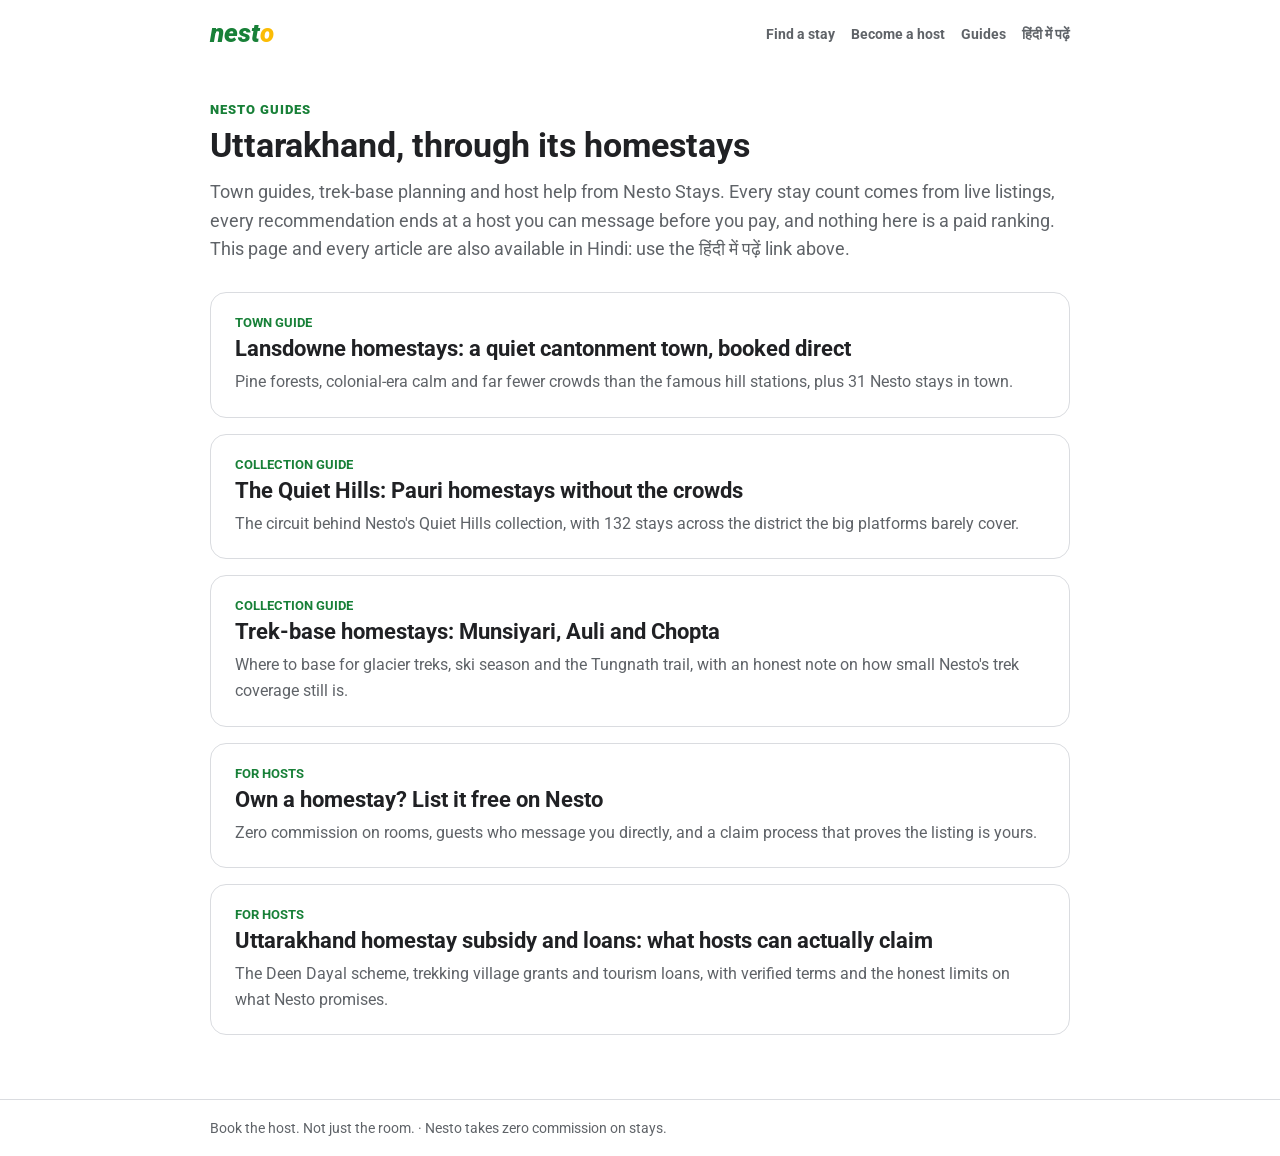
<file: docs/guides/index.html>
<!doctype html>
<html lang="en">
<head>
<meta charset="utf-8">
<meta name="viewport" content="width=device-width,initial-scale=1">
<title>Nesto Guides: Uttarakhand homestays, towns and hosts</title>
<meta name="description" content="Guides to Uttarakhand homestays from Nesto Stays: quiet hill towns, trek bases and host stories, grounded in real listings you can book direct with the host.">
<link rel="canonical" href="https://t1ashish.github.io/nesto/guides/">
<meta property="og:title" content="Nesto Guides: Uttarakhand homestays, towns and hosts">
<meta property="og:description" content="Town guides, trek-base planning and host help from Nesto Stays: every count from live listings, every stay bookable direct with its host.">
<meta property="og:type" content="website">
<meta property="og:url" content="https://t1ashish.github.io/nesto/guides/">
<meta name="twitter:card" content="summary">
<script type="application/ld+json">{"@context":"https://schema.org","@type":"Blog","name":"Nesto Guides","url":"https://t1ashish.github.io/nesto/guides/","description":"Guides to Uttarakhand homestays from Nesto Stays.","blogPost":[{"@type":"BlogPosting","url":"https://t1ashish.github.io/nesto/guides/lansdowne/"},{"@type":"BlogPosting","url":"https://t1ashish.github.io/nesto/guides/quiet-hills/"},{"@type":"BlogPosting","url":"https://t1ashish.github.io/nesto/guides/trek-bases/"},{"@type":"BlogPosting","url":"https://t1ashish.github.io/nesto/guides/list-your-homestay/"},{"@type":"BlogPosting","url":"https://t1ashish.github.io/nesto/guides/host-finance/"}]}</script>
<link href="https://fonts.googleapis.com/css2?family=Roboto:wght@400;500;700;900&display=swap" rel="stylesheet">
<style>
body{margin:0;font-family:Roboto,Arial,sans-serif;color:#202124;background:#fff}
a{color:#188038}
.top{max-width:860px;margin:0 auto;padding:18px 20px;display:flex;align-items:center;justify-content:space-between}
.brand{font-size:26px;font-weight:900;font-style:italic;text-decoration:none;color:#188038}
.brand span{color:#FBBC05}
.top nav a{margin-left:16px;text-decoration:none;font-weight:700;font-size:14px;color:#5f6368}
.top nav a:hover{color:#188038}
.wrap{max-width:860px;margin:0 auto;padding:8px 20px 48px}
.kicker{color:#188038;font-weight:900;letter-spacing:1px;font-size:13px;margin:28px 0 8px}
h1{font-size:34px;line-height:1.2;margin:0 0 12px}
.standfirst{font-size:18px;line-height:1.6;color:#5f6368;margin:0 0 28px}
.card{border:1px solid #dadce0;border-radius:16px;padding:22px 24px;margin:0 0 16px}
.card h2{margin:0 0 8px;font-size:22px}
.card h2 a{text-decoration:none;color:#202124}
.card h2 a:hover{color:#188038}
.card p{margin:0;line-height:1.6;color:#5f6368}
.card .tagline{font-size:13px;font-weight:700;color:#188038;margin-bottom:6px}
footer{border-top:1px solid #dadce0;color:#5f6368;font-size:14px}
footer .wrap{padding:20px}
</style>
</head>
<body>
<header class="top"><a class="brand" href="/nesto/">nest<span>o</span></a><nav><a href="/nesto/">Find a stay</a><a href="/nesto/#hosts">Become a host</a><a href="/nesto/guides/">Guides</a><a href="hi/">हिंदी में पढ़ें</a></nav></header>
<main class="wrap">
<p class="kicker">NESTO GUIDES</p>
<h1>Uttarakhand, through its homestays</h1>
<p class="standfirst">Town guides, trek-base planning and host help from Nesto Stays. Every stay count comes from live listings, every recommendation ends at a host you can message before you pay, and nothing here is a paid ranking. This page and every article are also available in Hindi: use the हिंदी में पढ़ें link above.</p>
<div class="card"><div class="tagline">TOWN GUIDE</div><h2><a href="/nesto/guides/lansdowne/">Lansdowne homestays: a quiet cantonment town, booked direct</a></h2><p>Pine forests, colonial-era calm and far fewer crowds than the famous hill stations, plus 31 Nesto stays in town.</p></div>
<div class="card"><div class="tagline">COLLECTION GUIDE</div><h2><a href="/nesto/guides/quiet-hills/">The Quiet Hills: Pauri homestays without the crowds</a></h2><p>The circuit behind Nesto's Quiet Hills collection, with 132 stays across the district the big platforms barely cover.</p></div>
<div class="card"><div class="tagline">COLLECTION GUIDE</div><h2><a href="/nesto/guides/trek-bases/">Trek-base homestays: Munsiyari, Auli and Chopta</a></h2><p>Where to base for glacier treks, ski season and the Tungnath trail, with an honest note on how small Nesto's trek coverage still is.</p></div>
<div class="card"><div class="tagline">FOR HOSTS</div><h2><a href="/nesto/guides/list-your-homestay/">Own a homestay? List it free on Nesto</a></h2><p>Zero commission on rooms, guests who message you directly, and a claim process that proves the listing is yours.</p></div>
<div class="card"><div class="tagline">FOR HOSTS</div><h2><a href="/nesto/guides/host-finance/">Uttarakhand homestay subsidy and loans: what hosts can actually claim</a></h2><p>The Deen Dayal scheme, trekking village grants and tourism loans, with verified terms and the honest limits on what Nesto promises.</p></div>
</main>
<footer><div class="wrap">Book the host. Not just the room. · Nesto takes zero commission on stays.</div></footer>
</body>
</html>
</file>
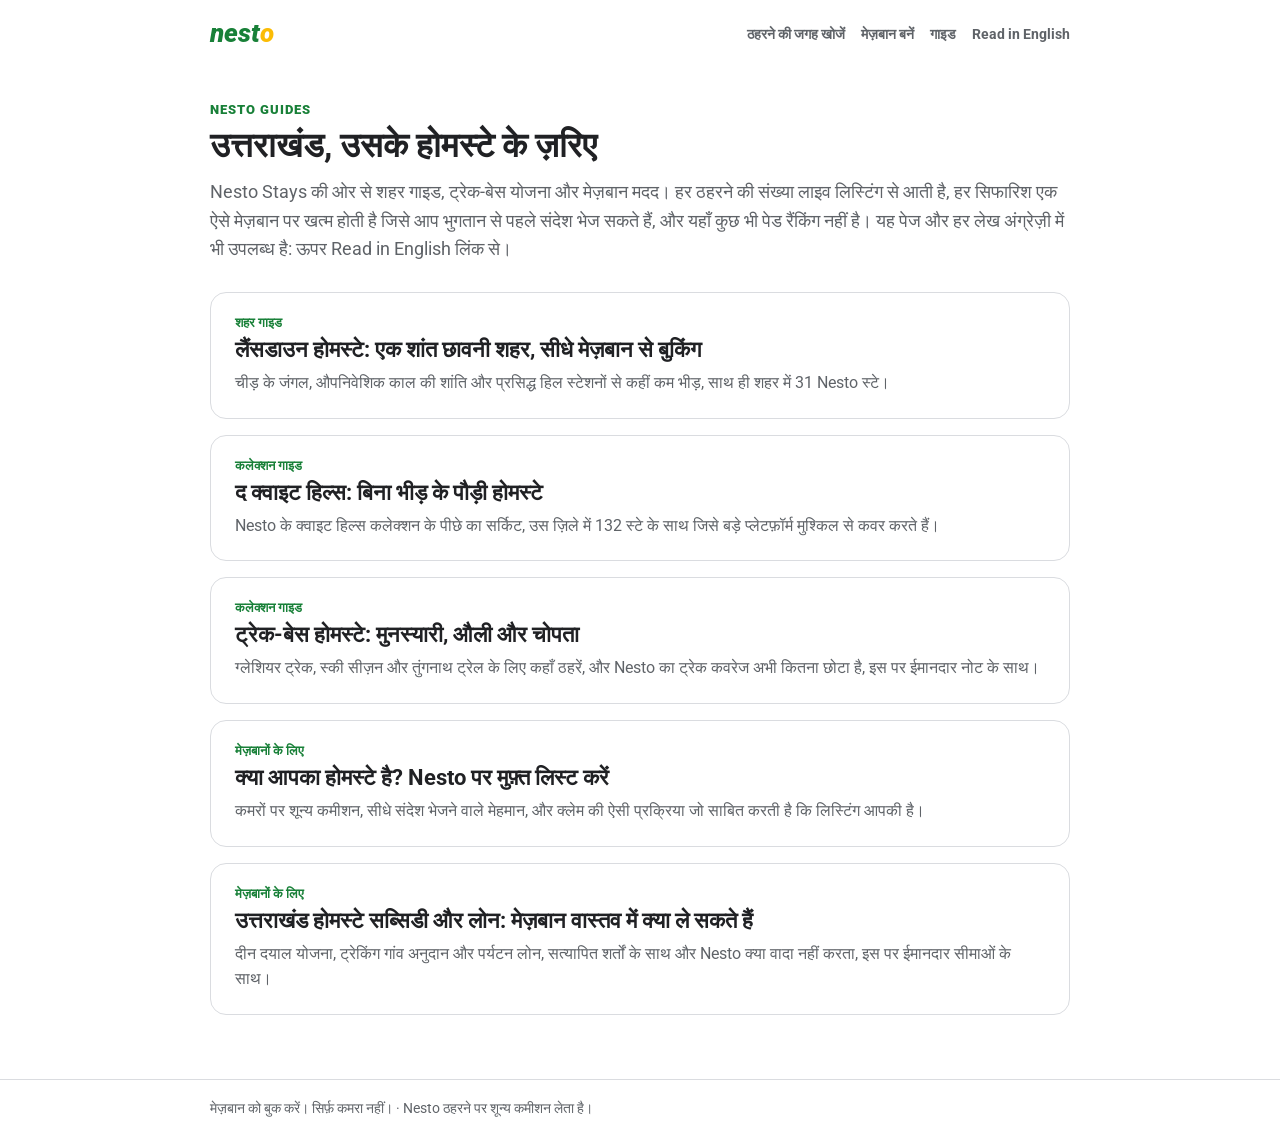
<file: docs/guides/hi/index.html>
<!doctype html>
<html lang="hi">
<head>
<meta charset="utf-8">
<meta name="viewport" content="width=device-width,initial-scale=1">
<title>Nesto गाइड: उत्तराखंड होमस्टे, शहर और मेज़बान</title>
<meta name="description" content="Nesto Stays की ओर से उत्तराखंड होमस्टे गाइड: शांत पहाड़ी शहर, ट्रेक बेस और मेज़बान मदद, असली लिस्टिंग पर आधारित जिन्हें आप मेज़बान से सीधे बुक कर सकते हैं।">
<link rel="canonical" href="https://t1ashish.github.io/nesto/guides/hi/">
<meta property="og:title" content="Nesto गाइड: उत्तराखंड होमस्टे, शहर और मेज़बान">
<meta property="og:description" content="Nesto Stays की ओर से शहर गाइड, ट्रेक-बेस योजना और मेज़बान मदद: हर संख्या लाइव लिस्टिंग से, हर स्टे अपने मेज़बान से सीधे बुक करने योग्य।">
<meta property="og:type" content="website">
<meta property="og:url" content="https://t1ashish.github.io/nesto/guides/hi/">
<meta name="twitter:card" content="summary">
<script type="application/ld+json">{"@context":"https://schema.org","@type":"Blog","name":"Nesto गाइड","url":"https://t1ashish.github.io/nesto/guides/hi/","description":"Nesto Stays की ओर से उत्तराखंड होमस्टे गाइड।","inLanguage":"hi","blogPost":[{"@type":"BlogPosting","url":"https://t1ashish.github.io/nesto/guides/lansdowne/hi/"},{"@type":"BlogPosting","url":"https://t1ashish.github.io/nesto/guides/quiet-hills/hi/"},{"@type":"BlogPosting","url":"https://t1ashish.github.io/nesto/guides/trek-bases/hi/"},{"@type":"BlogPosting","url":"https://t1ashish.github.io/nesto/guides/list-your-homestay/hi/"},{"@type":"BlogPosting","url":"https://t1ashish.github.io/nesto/guides/host-finance/hi/"}]}</script>
<link href="https://fonts.googleapis.com/css2?family=Roboto:wght@400;500;700;900&display=swap" rel="stylesheet">
<style>
body{margin:0;font-family:Roboto,Arial,sans-serif;color:#202124;background:#fff}
a{color:#188038}
.top{max-width:860px;margin:0 auto;padding:18px 20px;display:flex;align-items:center;justify-content:space-between}
.brand{font-size:26px;font-weight:900;font-style:italic;text-decoration:none;color:#188038}
.brand span{color:#FBBC05}
.top nav a{margin-left:16px;text-decoration:none;font-weight:700;font-size:14px;color:#5f6368}
.top nav a:hover{color:#188038}
.wrap{max-width:860px;margin:0 auto;padding:8px 20px 48px}
.kicker{color:#188038;font-weight:900;letter-spacing:1px;font-size:13px;margin:28px 0 8px}
h1{font-size:34px;line-height:1.2;margin:0 0 12px}
.standfirst{font-size:18px;line-height:1.6;color:#5f6368;margin:0 0 28px}
.card{border:1px solid #dadce0;border-radius:16px;padding:22px 24px;margin:0 0 16px}
.card h2{margin:0 0 8px;font-size:22px}
.card h2 a{text-decoration:none;color:#202124}
.card h2 a:hover{color:#188038}
.card p{margin:0;line-height:1.6;color:#5f6368}
.card .tagline{font-size:13px;font-weight:700;color:#188038;margin-bottom:6px}
footer{border-top:1px solid #dadce0;color:#5f6368;font-size:14px}
footer .wrap{padding:20px}
</style>
</head>
<body>
<header class="top"><a class="brand" href="/nesto/">nest<span>o</span></a><nav><a href="/nesto/">ठहरने की जगह खोजें</a><a href="/nesto/#hosts">मेज़बान बनें</a><a href="/nesto/guides/">गाइड</a><a href="../">Read in English</a></nav></header>
<main class="wrap">
<p class="kicker">NESTO GUIDES</p>
<h1>उत्तराखंड, उसके होमस्टे के ज़रिए</h1>
<p class="standfirst">Nesto Stays की ओर से शहर गाइड, ट्रेक-बेस योजना और मेज़बान मदद। हर ठहरने की संख्या लाइव लिस्टिंग से आती है, हर सिफारिश एक ऐसे मेज़बान पर खत्म होती है जिसे आप भुगतान से पहले संदेश भेज सकते हैं, और यहाँ कुछ भी पेड रैंकिंग नहीं है। यह पेज और हर लेख अंग्रेज़ी में भी उपलब्ध है: ऊपर Read in English लिंक से।</p>
<div class="card"><div class="tagline">शहर गाइड</div><h2><a href="/nesto/guides/lansdowne/hi/">लैंसडाउन होमस्टे: एक शांत छावनी शहर, सीधे मेज़बान से बुकिंग</a></h2><p>चीड़ के जंगल, औपनिवेशिक काल की शांति और प्रसिद्ध हिल स्टेशनों से कहीं कम भीड़, साथ ही शहर में 31 Nesto स्टे।</p></div>
<div class="card"><div class="tagline">कलेक्शन गाइड</div><h2><a href="/nesto/guides/quiet-hills/hi/">द क्वाइट हिल्स: बिना भीड़ के पौड़ी होमस्टे</a></h2><p>Nesto के क्वाइट हिल्स कलेक्शन के पीछे का सर्किट, उस ज़िले में 132 स्टे के साथ जिसे बड़े प्लेटफ़ॉर्म मुश्किल से कवर करते हैं।</p></div>
<div class="card"><div class="tagline">कलेक्शन गाइड</div><h2><a href="/nesto/guides/trek-bases/hi/">ट्रेक-बेस होमस्टे: मुनस्यारी, औली और चोपता</a></h2><p>ग्लेशियर ट्रेक, स्की सीज़न और तुंगनाथ ट्रेल के लिए कहाँ ठहरें, और Nesto का ट्रेक कवरेज अभी कितना छोटा है, इस पर ईमानदार नोट के साथ।</p></div>
<div class="card"><div class="tagline">मेज़बानों के लिए</div><h2><a href="/nesto/guides/list-your-homestay/hi/">क्या आपका होमस्टे है? Nesto पर मुफ़्त लिस्ट करें</a></h2><p>कमरों पर शून्य कमीशन, सीधे संदेश भेजने वाले मेहमान, और क्लेम की ऐसी प्रक्रिया जो साबित करती है कि लिस्टिंग आपकी है।</p></div>
<div class="card"><div class="tagline">मेज़बानों के लिए</div><h2><a href="/nesto/guides/host-finance/hi/">उत्तराखंड होमस्टे सब्सिडी और लोन: मेज़बान वास्तव में क्या ले सकते हैं</a></h2><p>दीन दयाल योजना, ट्रेकिंग गांव अनुदान और पर्यटन लोन, सत्यापित शर्तों के साथ और Nesto क्या वादा नहीं करता, इस पर ईमानदार सीमाओं के साथ।</p></div>
</main>
<footer><div class="wrap">मेज़बान को बुक करें। सिर्फ़ कमरा नहीं। · Nesto ठहरने पर शून्य कमीशन लेता है।</div></footer>
</body>
</html>
</file>
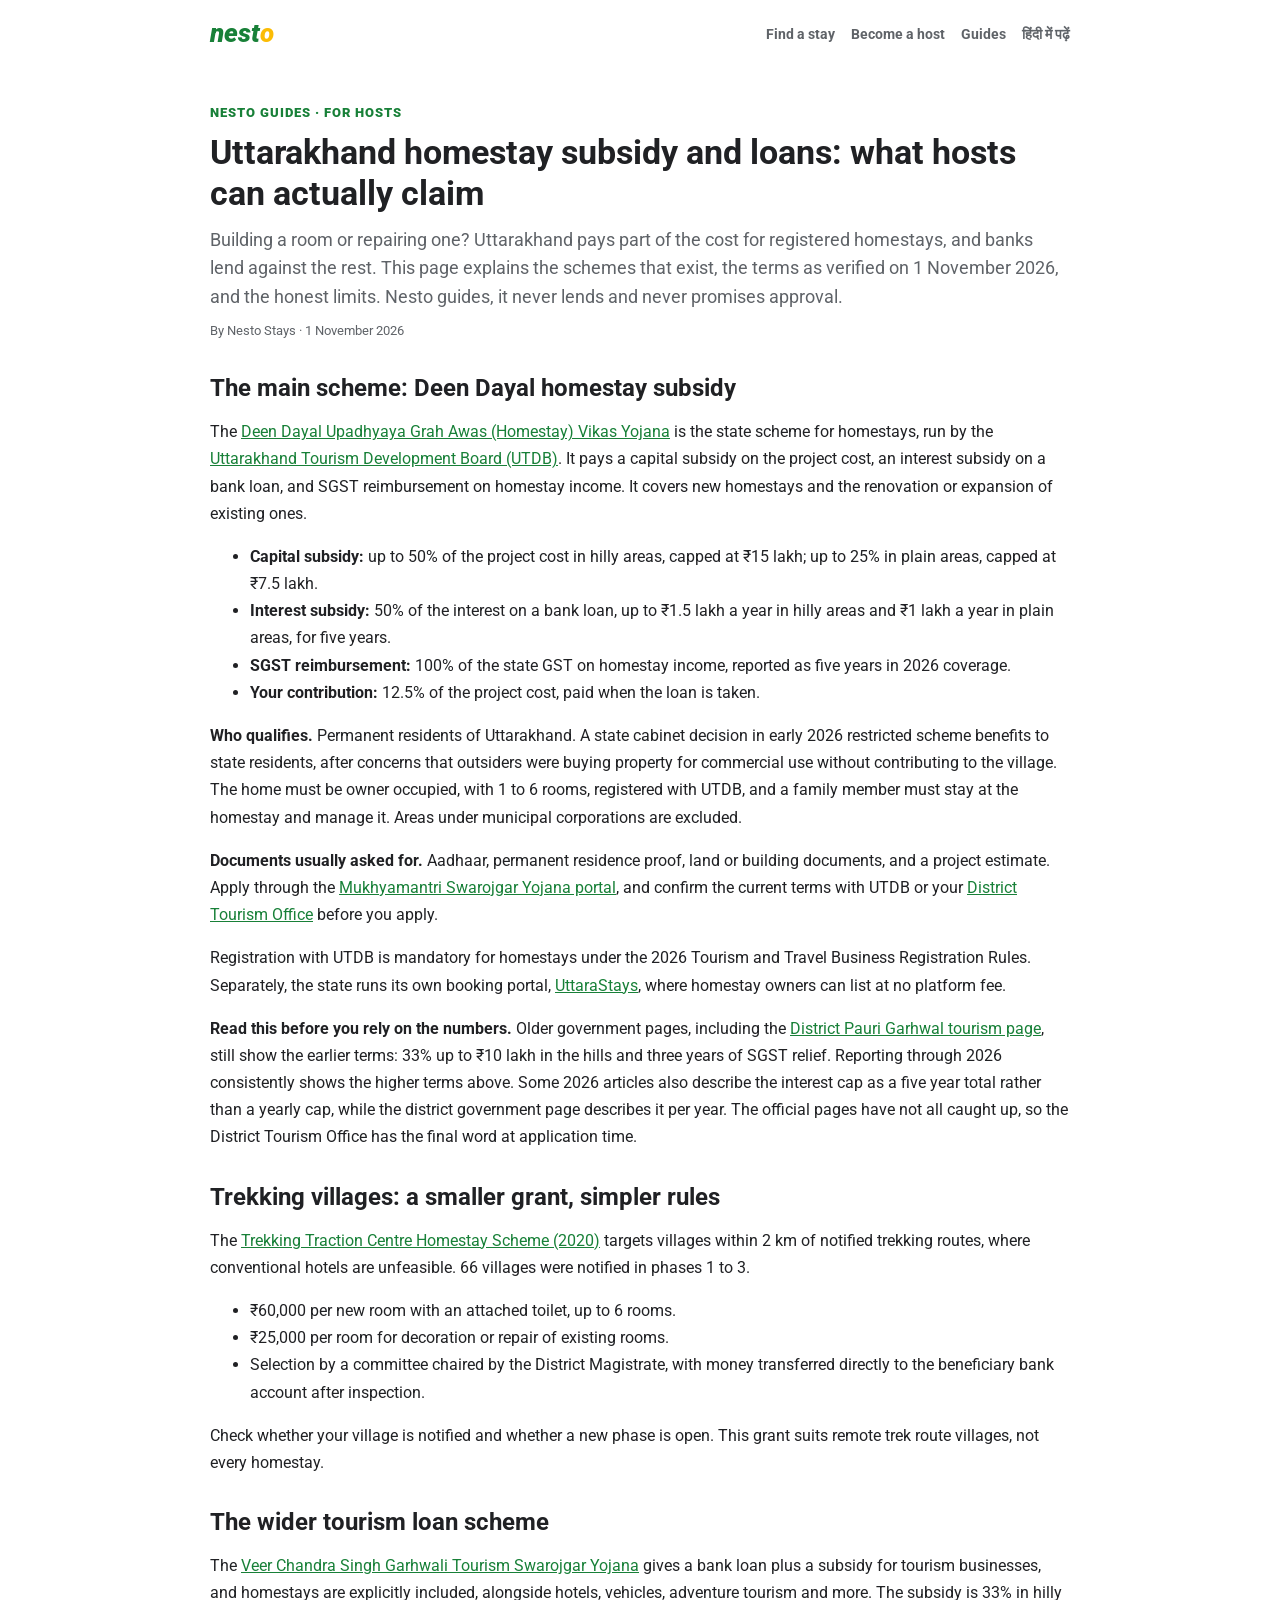
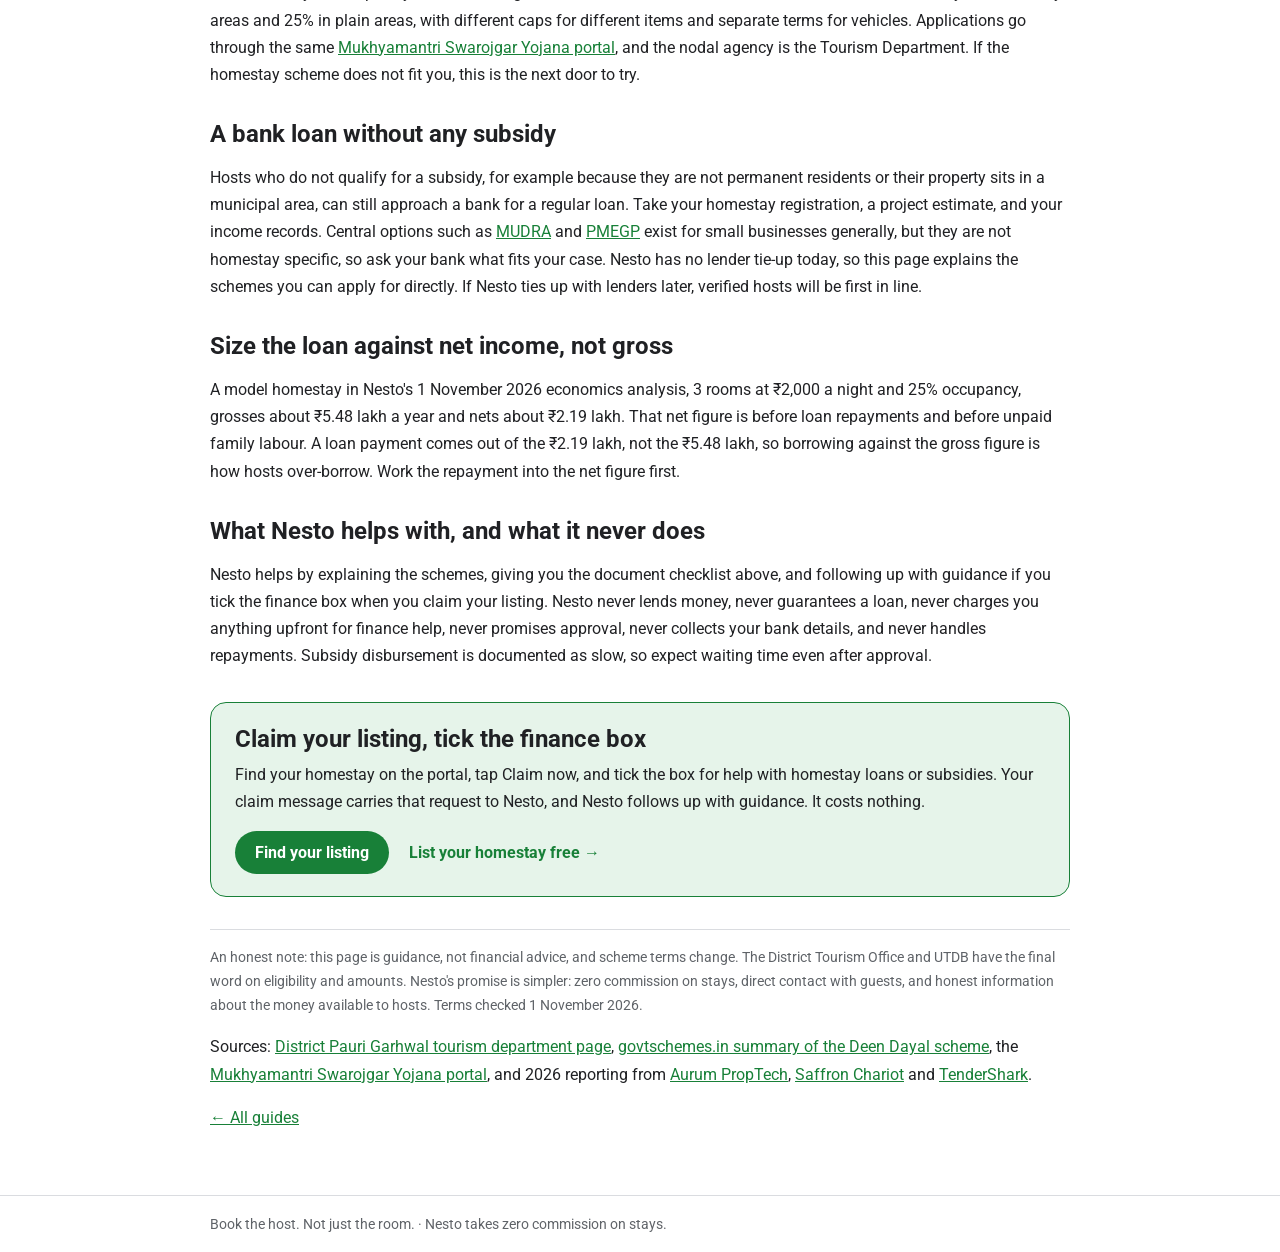
<file: docs/guides/host-finance/index.html>
<!doctype html>
<html lang="en">
<head>
<meta charset="utf-8">
<meta name="viewport" content="width=device-width,initial-scale=1">
<title>Uttarakhand homestay subsidy and loans: what hosts can actually claim | Nesto Guides</title>
<meta name="description" content="Uttarakhand homestay subsidy explained for hosts: the Deen Dayal scheme, trekking village grants, tourism self-employment loans, and what Nesto helps with and never promises.">
<link rel="canonical" href="https://t1ashish.github.io/nesto/guides/host-finance/">
<meta property="og:title" content="Uttarakhand homestay subsidy and loans: what hosts can actually claim">
<meta property="og:description" content="The Deen Dayal scheme, trekking village grants, tourism loans, and what Nesto helps with and never promises.">
<meta property="og:type" content="article">
<meta property="og:url" content="https://t1ashish.github.io/nesto/guides/host-finance/">
<meta name="twitter:card" content="summary">
<script type="application/ld+json">{"@context":"https://schema.org","@type":"BlogPosting","headline":"Uttarakhand homestay subsidy and loans: what hosts can actually claim","description":"Uttarakhand homestay subsidy and loans explained for hosts.","datePublished":"2026-11-01","author":{"@type":"Organization","name":"Nesto Stays","url":"https://t1ashish.github.io/nesto/"},"mainEntityOfPage":"https://t1ashish.github.io/nesto/guides/host-finance/"}</script>
<link href="https://fonts.googleapis.com/css2?family=Roboto:wght@400;500;700;900&display=swap" rel="stylesheet">
<style>
body{margin:0;font-family:Roboto,Arial,sans-serif;color:#202124;background:#fff}
a{color:#188038}
.top{max-width:860px;margin:0 auto;padding:18px 20px;display:flex;align-items:center;justify-content:space-between}
.brand{font-size:26px;font-weight:900;font-style:italic;text-decoration:none;color:#188038}
.brand span{color:#FBBC05}
.top nav a{margin-left:16px;text-decoration:none;font-weight:700;font-size:14px;color:#5f6368}
.top nav a:hover{color:#188038}
.wrap{max-width:860px;margin:0 auto;padding:8px 20px 48px}
.kicker{color:#188038;font-weight:900;letter-spacing:1px;font-size:13px;margin:28px 0 8px}
h1{font-size:34px;line-height:1.2;margin:0 0 12px}
.standfirst{font-size:18px;line-height:1.6;color:#5f6368;margin:0 0 8px}
.meta{font-size:13px;color:#5f6368;margin:0 0 28px}
h2{font-size:24px;margin:32px 0 10px}
p,li{line-height:1.7}
.cta{background:#e6f4ea;border:1px solid #188038;border-radius:16px;padding:22px 24px;margin:32px 0}
.cta h2{margin:0 0 8px}
.cta p{margin:0 0 16px}
.btn{display:inline-block;background:#188038;color:#fff;text-decoration:none;font-weight:700;padding:12px 20px;border-radius:999px}
.btn:hover{background:#137333}
.btn-ghost{display:inline-block;color:#188038;text-decoration:none;font-weight:700;padding:12px 20px}
.honest{font-size:14px;color:#5f6368;border-top:1px solid #dadce0;padding-top:16px;margin-top:32px}
footer{border-top:1px solid #dadce0;color:#5f6368;font-size:14px}
footer .wrap{padding:20px}
</style>
</head>
<body>
<header class="top"><a class="brand" href="/nesto/">nest<span>o</span></a><nav><a href="/nesto/">Find a stay</a><a href="/nesto/#hosts">Become a host</a><a href="/nesto/guides/">Guides</a><a href="hi/">हिंदी में पढ़ें</a></nav></header>
<main class="wrap">
<p class="kicker">NESTO GUIDES · FOR HOSTS</p>
<h1>Uttarakhand homestay subsidy and loans: what hosts can actually claim</h1>
<p class="standfirst">Building a room or repairing one? Uttarakhand pays part of the cost for registered homestays, and banks lend against the rest. This page explains the schemes that exist, the terms as verified on 1 November 2026, and the honest limits. Nesto guides, it never lends and never promises approval.</p>
<p class="meta">By Nesto Stays · 1 November 2026</p>
<h2>The main scheme: Deen Dayal homestay subsidy</h2>
<p>The <a href="https://www.govtschemes.in/uttarakhand-deen-dayal-upadhyay-greh-awas-vikas-yojana">Deen Dayal Upadhyaya Grah Awas (Homestay) Vikas Yojana</a> is the state scheme for homestays, run by the <a href="https://uttarakhandtourism.gov.in/">Uttarakhand Tourism Development Board (UTDB)</a>. It pays a capital subsidy on the project cost, an interest subsidy on a bank loan, and SGST reimbursement on homestay income. It covers new homestays and the renovation or expansion of existing ones.</p>
<ul>
<li><strong>Capital subsidy:</strong> up to 50% of the project cost in hilly areas, capped at ₹15 lakh; up to 25% in plain areas, capped at ₹7.5 lakh.</li>
<li><strong>Interest subsidy:</strong> 50% of the interest on a bank loan, up to ₹1.5 lakh a year in hilly areas and ₹1 lakh a year in plain areas, for five years.</li>
<li><strong>SGST reimbursement:</strong> 100% of the state GST on homestay income, reported as five years in 2026 coverage.</li>
<li><strong>Your contribution:</strong> 12.5% of the project cost, paid when the loan is taken.</li>
</ul>
<p><strong>Who qualifies.</strong> Permanent residents of Uttarakhand. A state cabinet decision in early 2026 restricted scheme benefits to state residents, after concerns that outsiders were buying property for commercial use without contributing to the village. The home must be owner occupied, with 1 to 6 rooms, registered with UTDB, and a family member must stay at the homestay and manage it. Areas under municipal corporations are excluded.</p>
<p><strong>Documents usually asked for.</strong> Aadhaar, permanent residence proof, land or building documents, and a project estimate. Apply through the <a href="https://msy.uk.gov.in/">Mukhyamantri Swarojgar Yojana portal</a>, and confirm the current terms with UTDB or your <a href="https://pauri.nic.in/tourism-department/">District Tourism Office</a> before you apply.</p>
<p>Registration with UTDB is mandatory for homestays under the 2026 Tourism and Travel Business Registration Rules. Separately, the state runs its own booking portal, <a href="https://www.uttarastays.com/">UttaraStays</a>, where homestay owners can list at no platform fee.</p>
<p><strong>Read this before you rely on the numbers.</strong> Older government pages, including the <a href="https://pauri.nic.in/tourism-department/">District Pauri Garhwal tourism page</a>, still show the earlier terms: 33% up to ₹10 lakh in the hills and three years of SGST relief. Reporting through 2026 consistently shows the higher terms above. Some 2026 articles also describe the interest cap as a five year total rather than a yearly cap, while the district government page describes it per year. The official pages have not all caught up, so the District Tourism Office has the final word at application time.</p>
<h2>Trekking villages: a smaller grant, simpler rules</h2>
<p>The <a href="https://www.hotelierindia.com/business/13967-utdb-notifies-32-villages-under-the-third-phase-of-trekking-traction-centre-scheme">Trekking Traction Centre Homestay Scheme (2020)</a> targets villages within 2 km of notified trekking routes, where conventional hotels are unfeasible. 66 villages were notified in phases 1 to 3.</p>
<ul>
<li>₹60,000 per new room with an attached toilet, up to 6 rooms.</li>
<li>₹25,000 per room for decoration or repair of existing rooms.</li>
<li>Selection by a committee chaired by the District Magistrate, with money transferred directly to the beneficiary bank account after inspection.</li>
</ul>
<p>Check whether your village is notified and whether a new phase is open. This grant suits remote trek route villages, not every homestay.</p>
<h2>The wider tourism loan scheme</h2>
<p>The <a href="https://www.govtschemes.in/uttarakhand-veer-chandra-garhwali-paryatan-swarozgar-yojana">Veer Chandra Singh Garhwali Tourism Swarojgar Yojana</a> gives a bank loan plus a subsidy for tourism businesses, and homestays are explicitly included, alongside hotels, vehicles, adventure tourism and more. The subsidy is 33% in hilly areas and 25% in plain areas, with different caps for different items and separate terms for vehicles. Applications go through the same <a href="https://msy.uk.gov.in/">Mukhyamantri Swarojgar Yojana portal</a>, and the nodal agency is the Tourism Department. If the homestay scheme does not fit you, this is the next door to try.</p>
<h2>A bank loan without any subsidy</h2>
<p>Hosts who do not qualify for a subsidy, for example because they are not permanent residents or their property sits in a municipal area, can still approach a bank for a regular loan. Take your homestay registration, a project estimate, and your income records. Central options such as <a href="https://mudra.org.in/">MUDRA</a> and <a href="https://pmegp.msme.gov.in/">PMEGP</a> exist for small businesses generally, but they are not homestay specific, so ask your bank what fits your case. Nesto has no lender tie-up today, so this page explains the schemes you can apply for directly. If Nesto ties up with lenders later, verified hosts will be first in line.</p>
<h2>Size the loan against net income, not gross</h2>
<p>A model homestay in Nesto's 1 November 2026 economics analysis, 3 rooms at ₹2,000 a night and 25% occupancy, grosses about ₹5.48 lakh a year and nets about ₹2.19 lakh. That net figure is before loan repayments and before unpaid family labour. A loan payment comes out of the ₹2.19 lakh, not the ₹5.48 lakh, so borrowing against the gross figure is how hosts over-borrow. Work the repayment into the net figure first.</p>
<h2>What Nesto helps with, and what it never does</h2>
<p>Nesto helps by explaining the schemes, giving you the document checklist above, and following up with guidance if you tick the finance box when you claim your listing. Nesto never lends money, never guarantees a loan, never charges you anything upfront for finance help, never promises approval, never collects your bank details, and never handles repayments. Subsidy disbursement is documented as slow, so expect waiting time even after approval.</p>
<div class="cta"><h2>Claim your listing, tick the finance box</h2><p>Find your homestay on the portal, tap Claim now, and tick the box for help with homestay loans or subsidies. Your claim message carries that request to Nesto, and Nesto follows up with guidance. It costs nothing.</p><a class="btn" href="/nesto/#stays">Find your listing</a><a class="btn-ghost" href="/nesto/guides/list-your-homestay/">List your homestay free →</a></div>
<p class="honest">An honest note: this page is guidance, not financial advice, and scheme terms change. The District Tourism Office and UTDB have the final word on eligibility and amounts. Nesto's promise is simpler: zero commission on stays, direct contact with guests, and honest information about the money available to hosts. Terms checked 1 November 2026.</p>
<p>Sources: <a href="https://pauri.nic.in/tourism-department/">District Pauri Garhwal tourism department page</a>, <a href="https://www.govtschemes.in/uttarakhand-deen-dayal-upadhyay-greh-awas-vikas-yojana">govtschemes.in summary of the Deen Dayal scheme</a>, the <a href="https://msy.uk.gov.in/">Mukhyamantri Swarojgar Yojana portal</a>, and 2026 reporting from <a href="https://www.aurumproptech.in/pulse/media/uttarakhand-homestay-scheme-get-up-to-rs-15-lakh-subsidy">Aurum PropTech</a>, <a href="https://saffronchariot.com/blog/homestay-tourism-garhwal-evolution-guide/">Saffron Chariot</a> and <a href="https://www.tendershark.com/blogs/deen-dayal-upadhyaya-grah-awas-yojana-uttarakhand-eligibility-subsidy-registration-and-benefits">TenderShark</a>.</p>
<p><a href="/nesto/guides/">← All guides</a></p>
</main>
<footer><div class="wrap">Book the host. Not just the room. · Nesto takes zero commission on stays.</div></footer>
</body>
</html>
</file>
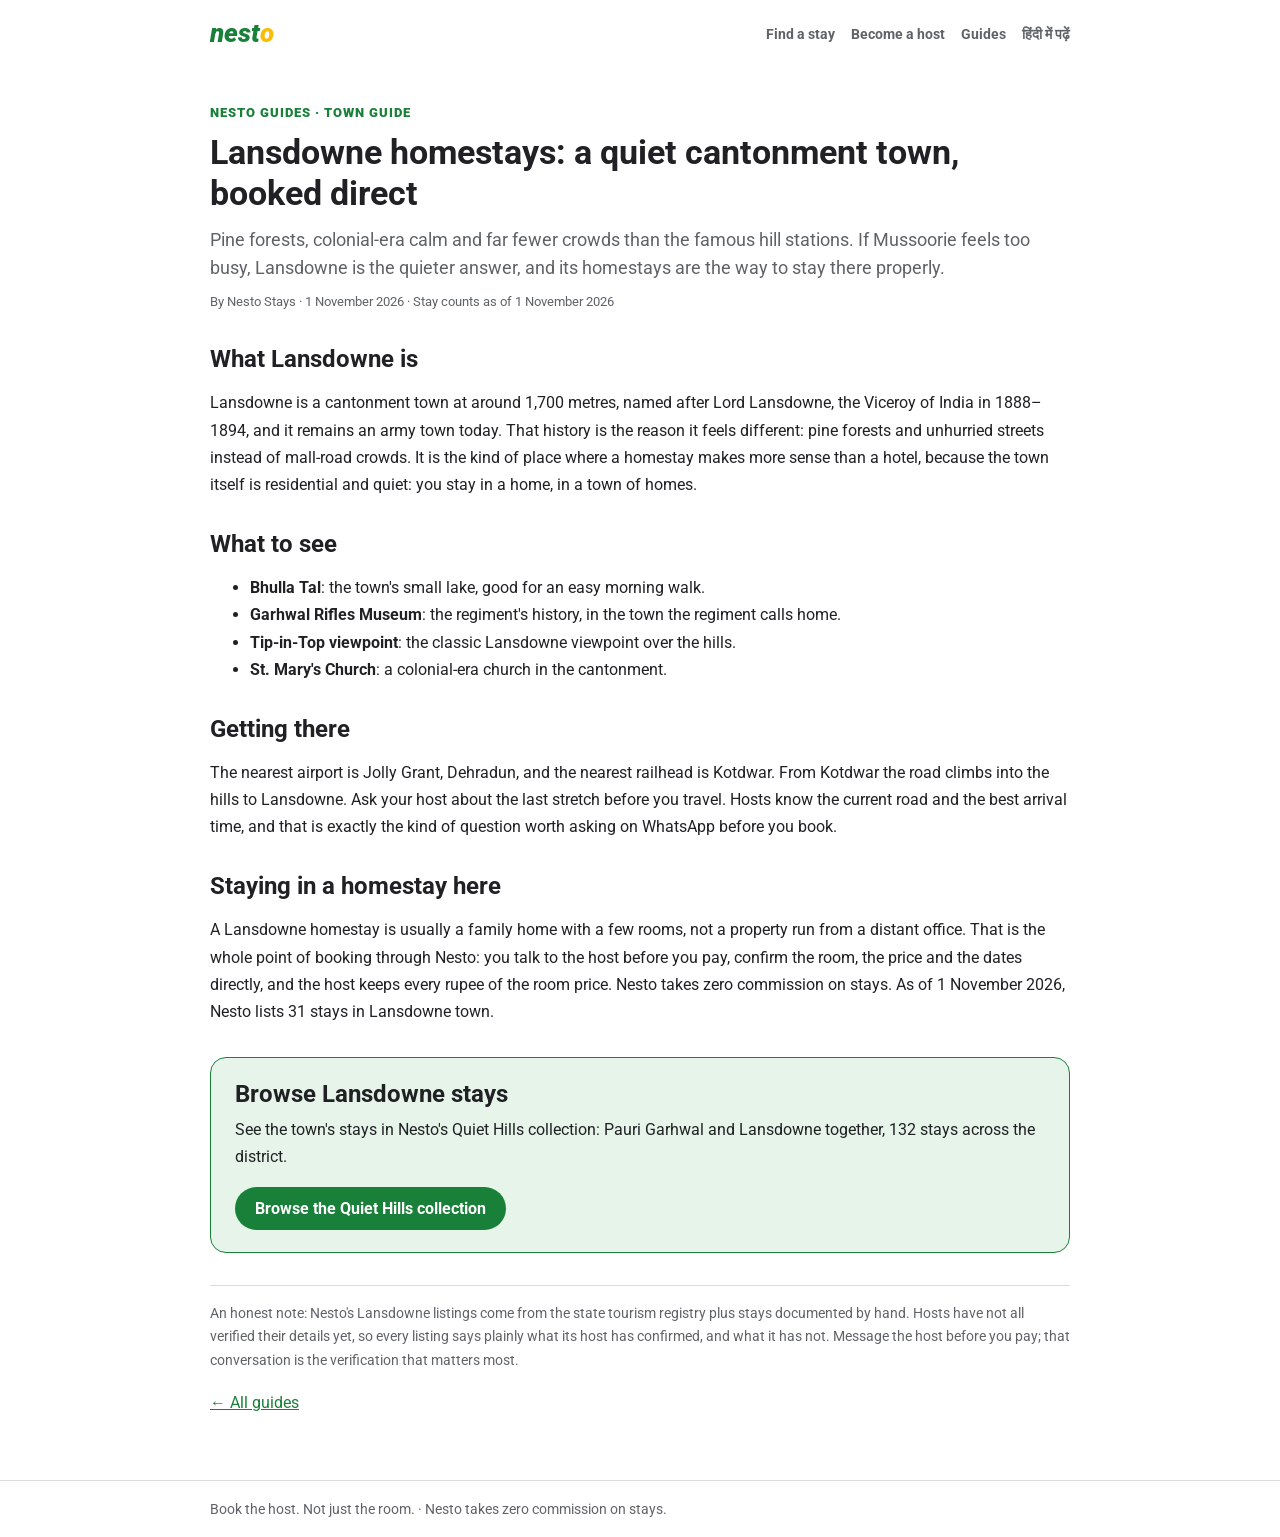
<file: docs/guides/lansdowne/index.html>
<!doctype html>
<html lang="en">
<head>
<meta charset="utf-8">
<meta name="viewport" content="width=device-width,initial-scale=1">
<title>Lansdowne homestays: a quiet cantonment town, booked direct with the host | Nesto Guides</title>
<meta name="description" content="Lansdowne is a quiet cantonment town of pine forests and colonial-era calm, far less crowded than the famous hill stations. Nesto lists 31 homestays in Lansdowne town. Talk to the host on WhatsApp before you book, with zero commission.">
<link rel="canonical" href="https://t1ashish.github.io/nesto/guides/lansdowne/">
<meta property="og:title" content="Lansdowne homestays: a quiet cantonment town, booked direct with the host">
<meta property="og:description" content="Pine forests, colonial-era calm and 31 Nesto stays in town, with the host's number instead of a booking-site markup.">
<meta property="og:type" content="article">
<meta property="og:url" content="https://t1ashish.github.io/nesto/guides/lansdowne/">
<meta name="twitter:card" content="summary">
<script type="application/ld+json">{"@context":"https://schema.org","@type":"BlogPosting","headline":"Lansdowne homestays: a quiet cantonment town, booked direct","description":"A guide to staying in Lansdowne in a homestay, from Nesto Stays.","datePublished":"2026-11-01","author":{"@type":"Organization","name":"Nesto Stays","url":"https://t1ashish.github.io/nesto/"},"mainEntityOfPage":"https://t1ashish.github.io/nesto/guides/lansdowne/"}</script>
<link href="https://fonts.googleapis.com/css2?family=Roboto:wght@400;500;700;900&display=swap" rel="stylesheet">
<style>
body{margin:0;font-family:Roboto,Arial,sans-serif;color:#202124;background:#fff}
a{color:#188038}
.top{max-width:860px;margin:0 auto;padding:18px 20px;display:flex;align-items:center;justify-content:space-between}
.brand{font-size:26px;font-weight:900;font-style:italic;text-decoration:none;color:#188038}
.brand span{color:#FBBC05}
.top nav a{margin-left:16px;text-decoration:none;font-weight:700;font-size:14px;color:#5f6368}
.top nav a:hover{color:#188038}
.wrap{max-width:860px;margin:0 auto;padding:8px 20px 48px}
.kicker{color:#188038;font-weight:900;letter-spacing:1px;font-size:13px;margin:28px 0 8px}
h1{font-size:34px;line-height:1.2;margin:0 0 12px}
.standfirst{font-size:18px;line-height:1.6;color:#5f6368;margin:0 0 8px}
.meta{font-size:13px;color:#5f6368;margin:0 0 28px}
h2{font-size:24px;margin:32px 0 10px}
p,li{line-height:1.7}
.cta{background:#e6f4ea;border:1px solid #188038;border-radius:16px;padding:22px 24px;margin:32px 0}
.cta h2{margin:0 0 8px}
.cta p{margin:0 0 16px}
.btn{display:inline-block;background:#188038;color:#fff;text-decoration:none;font-weight:700;padding:12px 20px;border-radius:999px}
.btn:hover{background:#137333}
.honest{font-size:14px;color:#5f6368;border-top:1px solid #dadce0;padding-top:16px;margin-top:32px}
footer{border-top:1px solid #dadce0;color:#5f6368;font-size:14px}
footer .wrap{padding:20px}
</style>
</head>
<body>
<header class="top"><a class="brand" href="/nesto/">nest<span>o</span></a><nav><a href="/nesto/">Find a stay</a><a href="/nesto/#hosts">Become a host</a><a href="/nesto/guides/">Guides</a><a href="hi/">हिंदी में पढ़ें</a></nav></header>
<main class="wrap">
<p class="kicker">NESTO GUIDES · TOWN GUIDE</p>
<h1>Lansdowne homestays: a quiet cantonment town, booked direct</h1>
<p class="standfirst">Pine forests, colonial-era calm and far fewer crowds than the famous hill stations. If Mussoorie feels too busy, Lansdowne is the quieter answer, and its homestays are the way to stay there properly.</p>
<p class="meta">By Nesto Stays · 1 November 2026 · Stay counts as of 1 November 2026</p>
<h2>What Lansdowne is</h2>
<p>Lansdowne is a cantonment town at around 1,700 metres, named after Lord Lansdowne, the Viceroy of India in 1888–1894, and it remains an army town today. That history is the reason it feels different: pine forests and unhurried streets instead of mall-road crowds. It is the kind of place where a homestay makes more sense than a hotel, because the town itself is residential and quiet: you stay in a home, in a town of homes.</p>
<h2>What to see</h2>
<ul>
<li><strong>Bhulla Tal</strong>: the town's small lake, good for an easy morning walk.</li>
<li><strong>Garhwal Rifles Museum</strong>: the regiment's history, in the town the regiment calls home.</li>
<li><strong>Tip-in-Top viewpoint</strong>: the classic Lansdowne viewpoint over the hills.</li>
<li><strong>St. Mary's Church</strong>: a colonial-era church in the cantonment.</li>
</ul>
<h2>Getting there</h2>
<p>The nearest airport is Jolly Grant, Dehradun, and the nearest railhead is Kotdwar. From Kotdwar the road climbs into the hills to Lansdowne. Ask your host about the last stretch before you travel. Hosts know the current road and the best arrival time, and that is exactly the kind of question worth asking on WhatsApp before you book.</p>
<h2>Staying in a homestay here</h2>
<p>A Lansdowne homestay is usually a family home with a few rooms, not a property run from a distant office. That is the whole point of booking through Nesto: you talk to the host before you pay, confirm the room, the price and the dates directly, and the host keeps every rupee of the room price. Nesto takes zero commission on stays. As of 1 November 2026, Nesto lists 31 stays in Lansdowne town.</p>
<div class="cta"><h2>Browse Lansdowne stays</h2><p>See the town's stays in Nesto's Quiet Hills collection: Pauri Garhwal and Lansdowne together, 132 stays across the district.</p><a class="btn" href="/nesto/?niche=quiet#stays">Browse the Quiet Hills collection</a></div>
<p class="honest">An honest note: Nesto's Lansdowne listings come from the state tourism registry plus stays documented by hand. Hosts have not all verified their details yet, so every listing says plainly what its host has confirmed, and what it has not. Message the host before you pay; that conversation is the verification that matters most.</p>
<p><a href="/nesto/guides/">← All guides</a></p>
</main>
<footer><div class="wrap">Book the host. Not just the room. · Nesto takes zero commission on stays.</div></footer>
</body>
</html>
</file>
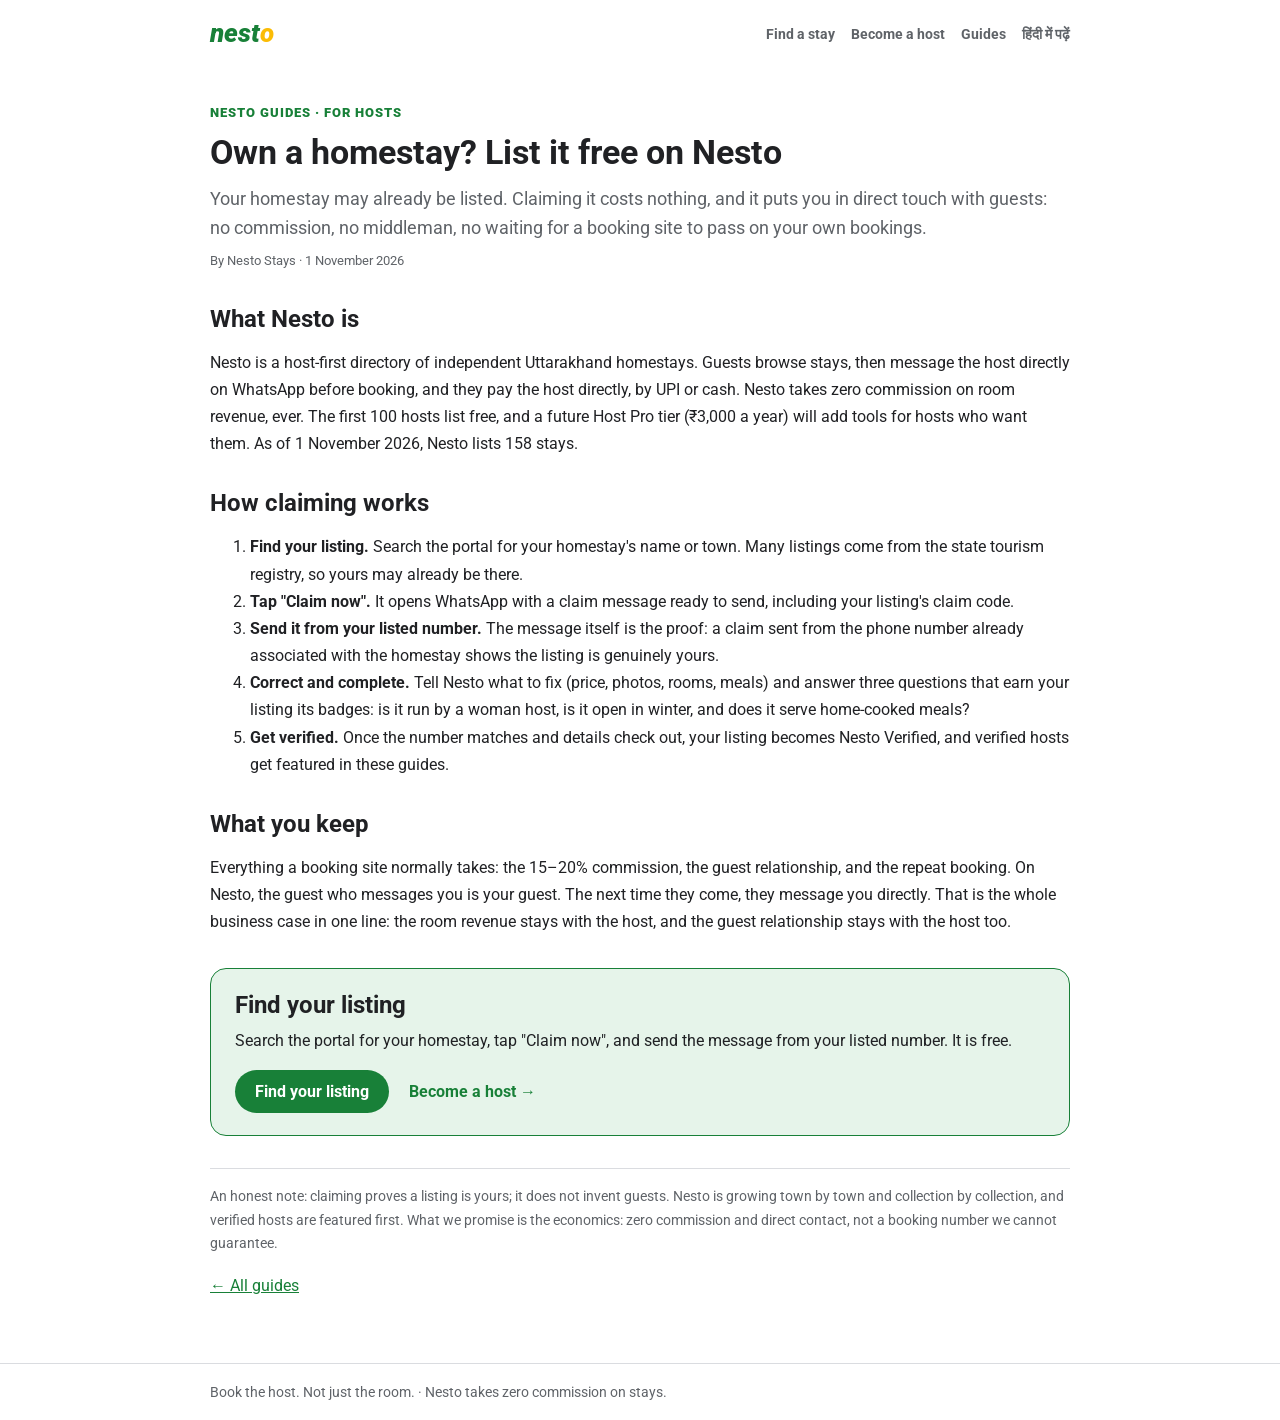
<file: docs/guides/list-your-homestay/index.html>
<!doctype html>
<html lang="en">
<head>
<meta charset="utf-8">
<meta name="viewport" content="width=device-width,initial-scale=1">
<title>Own a homestay? List it free on Nesto | Nesto Guides</title>
<meta name="description" content="List your Uttarakhand homestay free on Nesto: zero commission on rooms, guests who message you directly on WhatsApp, and a claim process that proves the listing is yours.">
<link rel="canonical" href="https://t1ashish.github.io/nesto/guides/list-your-homestay/">
<meta property="og:title" content="Own a homestay? List it free on Nesto">
<meta property="og:description" content="Zero commission, direct WhatsApp guests, and a claim that proves the listing is yours.">
<meta property="og:type" content="article">
<meta property="og:url" content="https://t1ashish.github.io/nesto/guides/list-your-homestay/">
<meta name="twitter:card" content="summary">
<script type="application/ld+json">{"@context":"https://schema.org","@type":"BlogPosting","headline":"Own a homestay? List it free on Nesto","description":"How to list a Uttarakhand homestay free on Nesto Stays.","datePublished":"2026-11-01","author":{"@type":"Organization","name":"Nesto Stays","url":"https://t1ashish.github.io/nesto/"},"mainEntityOfPage":"https://t1ashish.github.io/nesto/guides/list-your-homestay/"}</script>
<link href="https://fonts.googleapis.com/css2?family=Roboto:wght@400;500;700;900&display=swap" rel="stylesheet">
<style>
body{margin:0;font-family:Roboto,Arial,sans-serif;color:#202124;background:#fff}
a{color:#188038}
.top{max-width:860px;margin:0 auto;padding:18px 20px;display:flex;align-items:center;justify-content:space-between}
.brand{font-size:26px;font-weight:900;font-style:italic;text-decoration:none;color:#188038}
.brand span{color:#FBBC05}
.top nav a{margin-left:16px;text-decoration:none;font-weight:700;font-size:14px;color:#5f6368}
.top nav a:hover{color:#188038}
.wrap{max-width:860px;margin:0 auto;padding:8px 20px 48px}
.kicker{color:#188038;font-weight:900;letter-spacing:1px;font-size:13px;margin:28px 0 8px}
h1{font-size:34px;line-height:1.2;margin:0 0 12px}
.standfirst{font-size:18px;line-height:1.6;color:#5f6368;margin:0 0 8px}
.meta{font-size:13px;color:#5f6368;margin:0 0 28px}
h2{font-size:24px;margin:32px 0 10px}
p,li{line-height:1.7}
.cta{background:#e6f4ea;border:1px solid #188038;border-radius:16px;padding:22px 24px;margin:32px 0}
.cta h2{margin:0 0 8px}
.cta p{margin:0 0 16px}
.btn{display:inline-block;background:#188038;color:#fff;text-decoration:none;font-weight:700;padding:12px 20px;border-radius:999px}
.btn:hover{background:#137333}
.btn-ghost{display:inline-block;color:#188038;text-decoration:none;font-weight:700;padding:12px 20px}
.honest{font-size:14px;color:#5f6368;border-top:1px solid #dadce0;padding-top:16px;margin-top:32px}
footer{border-top:1px solid #dadce0;color:#5f6368;font-size:14px}
footer .wrap{padding:20px}
</style>
</head>
<body>
<header class="top"><a class="brand" href="/nesto/">nest<span>o</span></a><nav><a href="/nesto/">Find a stay</a><a href="/nesto/#hosts">Become a host</a><a href="/nesto/guides/">Guides</a><a href="hi/">हिंदी में पढ़ें</a></nav></header>
<main class="wrap">
<p class="kicker">NESTO GUIDES · FOR HOSTS</p>
<h1>Own a homestay? List it free on Nesto</h1>
<p class="standfirst">Your homestay may already be listed. Claiming it costs nothing, and it puts you in direct touch with guests: no commission, no middleman, no waiting for a booking site to pass on your own bookings.</p>
<p class="meta">By Nesto Stays · 1 November 2026</p>
<h2>What Nesto is</h2>
<p>Nesto is a host-first directory of independent Uttarakhand homestays. Guests browse stays, then message the host directly on WhatsApp before booking, and they pay the host directly, by UPI or cash. Nesto takes zero commission on room revenue, ever. The first 100 hosts list free, and a future Host Pro tier (₹3,000 a year) will add tools for hosts who want them. As of 1 November 2026, Nesto lists 158 stays.</p>
<h2>How claiming works</h2>
<ol>
<li><strong>Find your listing.</strong> Search the portal for your homestay's name or town. Many listings come from the state tourism registry, so yours may already be there.</li>
<li><strong>Tap "Claim now".</strong> It opens WhatsApp with a claim message ready to send, including your listing's claim code.</li>
<li><strong>Send it from your listed number.</strong> The message itself is the proof: a claim sent from the phone number already associated with the homestay shows the listing is genuinely yours.</li>
<li><strong>Correct and complete.</strong> Tell Nesto what to fix (price, photos, rooms, meals) and answer three questions that earn your listing its badges: is it run by a woman host, is it open in winter, and does it serve home-cooked meals?</li>
<li><strong>Get verified.</strong> Once the number matches and details check out, your listing becomes Nesto Verified, and verified hosts get featured in these guides.</li>
</ol>
<h2>What you keep</h2>
<p>Everything a booking site normally takes: the 15–20% commission, the guest relationship, and the repeat booking. On Nesto, the guest who messages you is your guest. The next time they come, they message you directly. That is the whole business case in one line: the room revenue stays with the host, and the guest relationship stays with the host too.</p>
<div class="cta"><h2>Find your listing</h2><p>Search the portal for your homestay, tap "Claim now", and send the message from your listed number. It is free.</p><a class="btn" href="/nesto/#stays">Find your listing</a><a class="btn-ghost" href="/nesto/#hosts">Become a host →</a></div>
<p class="honest">An honest note: claiming proves a listing is yours; it does not invent guests. Nesto is growing town by town and collection by collection, and verified hosts are featured first. What we promise is the economics: zero commission and direct contact, not a booking number we cannot guarantee.</p>
<p><a href="/nesto/guides/">← All guides</a></p>
</main>
<footer><div class="wrap">Book the host. Not just the room. · Nesto takes zero commission on stays.</div></footer>
</body>
</html>
</file>
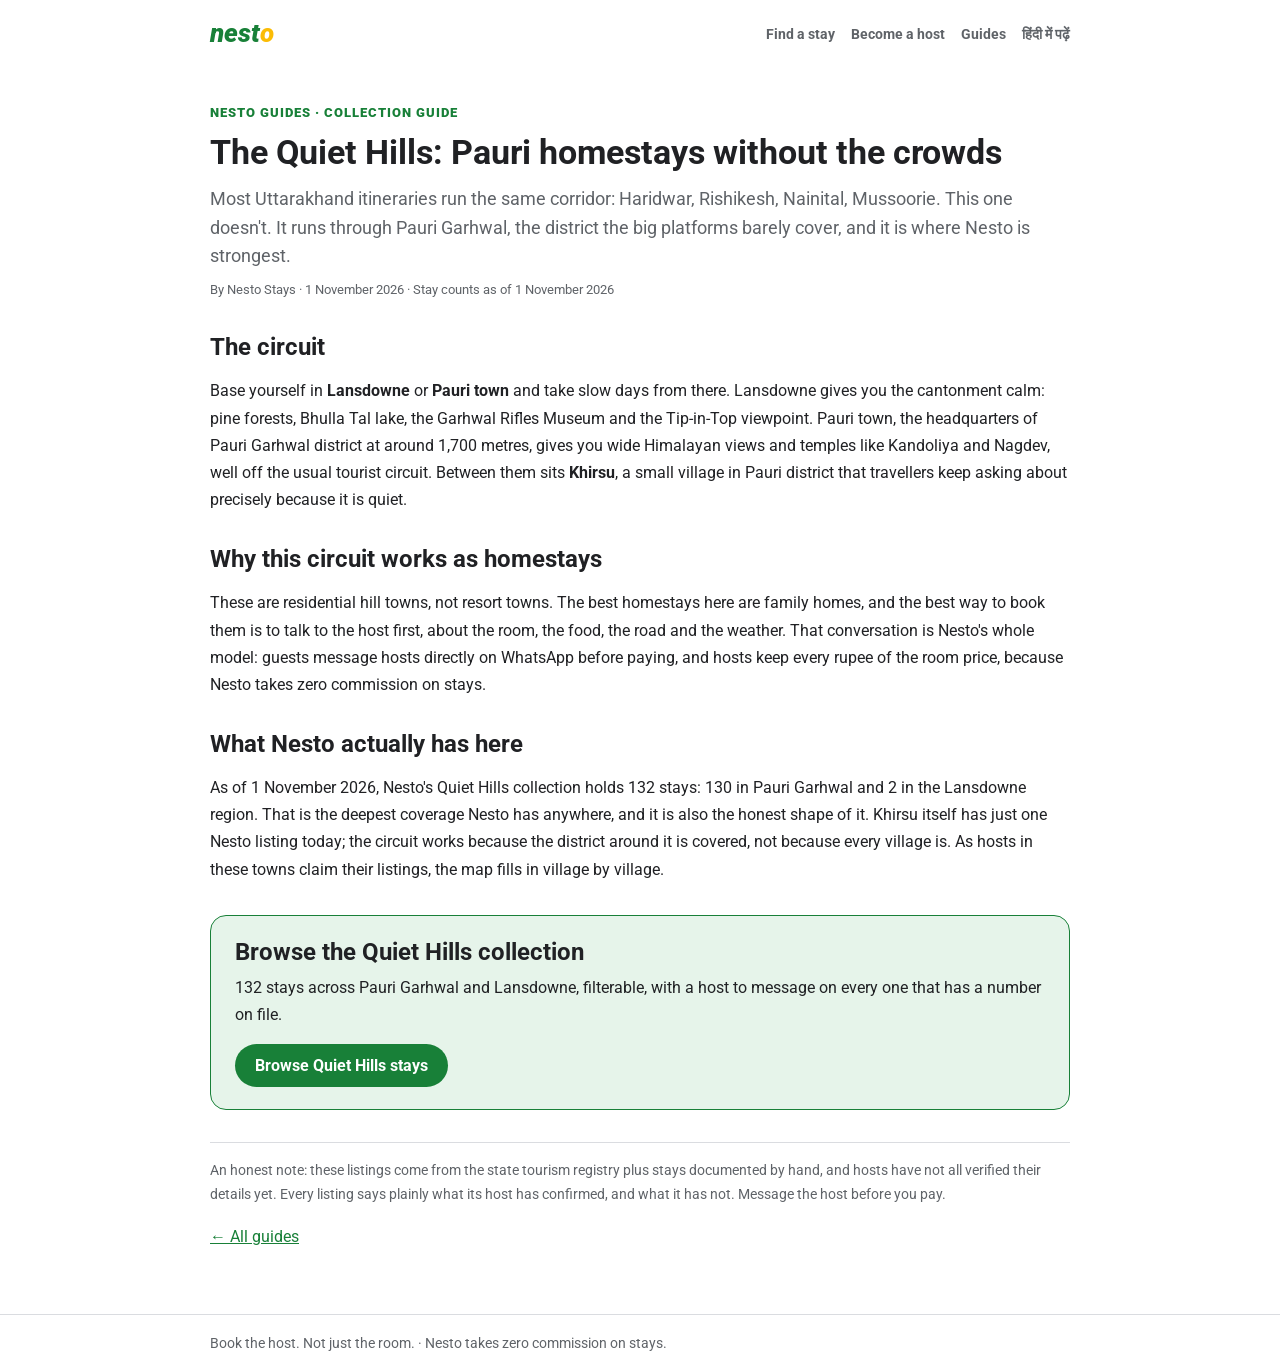
<file: docs/guides/quiet-hills/index.html>
<!doctype html>
<html lang="en">
<head>
<meta charset="utf-8">
<meta name="viewport" content="width=device-width,initial-scale=1">
<title>Pauri homestays: the Quiet Hills circuit of Lansdowne, Pauri town and Khirsu | Nesto Guides</title>
<meta name="description" content="Pauri homestays in Lansdowne, Pauri town and the village of Khirsu: a slow circuit through the district the big platforms barely cover, with 132 Nesto stays.">
<link rel="canonical" href="https://t1ashish.github.io/nesto/guides/quiet-hills/">
<meta property="og:title" content="The Quiet Hills: Pauri, Khirsu and Lansdowne without the crowds">
<meta property="og:description" content="A slow circuit through Pauri Garhwal, built on Nesto's 132-stay Quiet Hills collection.">
<meta property="og:type" content="article">
<meta property="og:url" content="https://t1ashish.github.io/nesto/guides/quiet-hills/">
<meta name="twitter:card" content="summary">
<script type="application/ld+json">{"@context":"https://schema.org","@type":"BlogPosting","headline":"The Quiet Hills: Pauri homestays without the crowds","description":"A circuit guide for Pauri Garhwal's quiet hill towns, from Nesto Stays.","datePublished":"2026-11-01","author":{"@type":"Organization","name":"Nesto Stays","url":"https://t1ashish.github.io/nesto/"},"mainEntityOfPage":"https://t1ashish.github.io/nesto/guides/quiet-hills/"}</script>
<link href="https://fonts.googleapis.com/css2?family=Roboto:wght@400;500;700;900&display=swap" rel="stylesheet">
<style>
body{margin:0;font-family:Roboto,Arial,sans-serif;color:#202124;background:#fff}
a{color:#188038}
.top{max-width:860px;margin:0 auto;padding:18px 20px;display:flex;align-items:center;justify-content:space-between}
.brand{font-size:26px;font-weight:900;font-style:italic;text-decoration:none;color:#188038}
.brand span{color:#FBBC05}
.top nav a{margin-left:16px;text-decoration:none;font-weight:700;font-size:14px;color:#5f6368}
.top nav a:hover{color:#188038}
.wrap{max-width:860px;margin:0 auto;padding:8px 20px 48px}
.kicker{color:#188038;font-weight:900;letter-spacing:1px;font-size:13px;margin:28px 0 8px}
h1{font-size:34px;line-height:1.2;margin:0 0 12px}
.standfirst{font-size:18px;line-height:1.6;color:#5f6368;margin:0 0 8px}
.meta{font-size:13px;color:#5f6368;margin:0 0 28px}
h2{font-size:24px;margin:32px 0 10px}
p,li{line-height:1.7}
.cta{background:#e6f4ea;border:1px solid #188038;border-radius:16px;padding:22px 24px;margin:32px 0}
.cta h2{margin:0 0 8px}
.cta p{margin:0 0 16px}
.btn{display:inline-block;background:#188038;color:#fff;text-decoration:none;font-weight:700;padding:12px 20px;border-radius:999px}
.btn:hover{background:#137333}
.honest{font-size:14px;color:#5f6368;border-top:1px solid #dadce0;padding-top:16px;margin-top:32px}
footer{border-top:1px solid #dadce0;color:#5f6368;font-size:14px}
footer .wrap{padding:20px}
</style>
</head>
<body>
<header class="top"><a class="brand" href="/nesto/">nest<span>o</span></a><nav><a href="/nesto/">Find a stay</a><a href="/nesto/#hosts">Become a host</a><a href="/nesto/guides/">Guides</a><a href="hi/">हिंदी में पढ़ें</a></nav></header>
<main class="wrap">
<p class="kicker">NESTO GUIDES · COLLECTION GUIDE</p>
<h1>The Quiet Hills: Pauri homestays without the crowds</h1>
<p class="standfirst">Most Uttarakhand itineraries run the same corridor: Haridwar, Rishikesh, Nainital, Mussoorie. This one doesn't. It runs through Pauri Garhwal, the district the big platforms barely cover, and it is where Nesto is strongest.</p>
<p class="meta">By Nesto Stays · 1 November 2026 · Stay counts as of 1 November 2026</p>
<h2>The circuit</h2>
<p>Base yourself in <strong>Lansdowne</strong> or <strong>Pauri town</strong> and take slow days from there. Lansdowne gives you the cantonment calm: pine forests, Bhulla Tal lake, the Garhwal Rifles Museum and the Tip-in-Top viewpoint. Pauri town, the headquarters of Pauri Garhwal district at around 1,700 metres, gives you wide Himalayan views and temples like Kandoliya and Nagdev, well off the usual tourist circuit. Between them sits <strong>Khirsu</strong>, a small village in Pauri district that travellers keep asking about precisely because it is quiet.</p>
<h2>Why this circuit works as homestays</h2>
<p>These are residential hill towns, not resort towns. The best homestays here are family homes, and the best way to book them is to talk to the host first, about the room, the food, the road and the weather. That conversation is Nesto's whole model: guests message hosts directly on WhatsApp before paying, and hosts keep every rupee of the room price, because Nesto takes zero commission on stays.</p>
<h2>What Nesto actually has here</h2>
<p>As of 1 November 2026, Nesto's Quiet Hills collection holds 132 stays: 130 in Pauri Garhwal and 2 in the Lansdowne region. That is the deepest coverage Nesto has anywhere, and it is also the honest shape of it. Khirsu itself has just one Nesto listing today; the circuit works because the district around it is covered, not because every village is. As hosts in these towns claim their listings, the map fills in village by village.</p>
<div class="cta"><h2>Browse the Quiet Hills collection</h2><p>132 stays across Pauri Garhwal and Lansdowne, filterable, with a host to message on every one that has a number on file.</p><a class="btn" href="/nesto/?niche=quiet#stays">Browse Quiet Hills stays</a></div>
<p class="honest">An honest note: these listings come from the state tourism registry plus stays documented by hand, and hosts have not all verified their details yet. Every listing says plainly what its host has confirmed, and what it has not. Message the host before you pay.</p>
<p><a href="/nesto/guides/">← All guides</a></p>
</main>
<footer><div class="wrap">Book the host. Not just the room. · Nesto takes zero commission on stays.</div></footer>
</body>
</html>
</file>
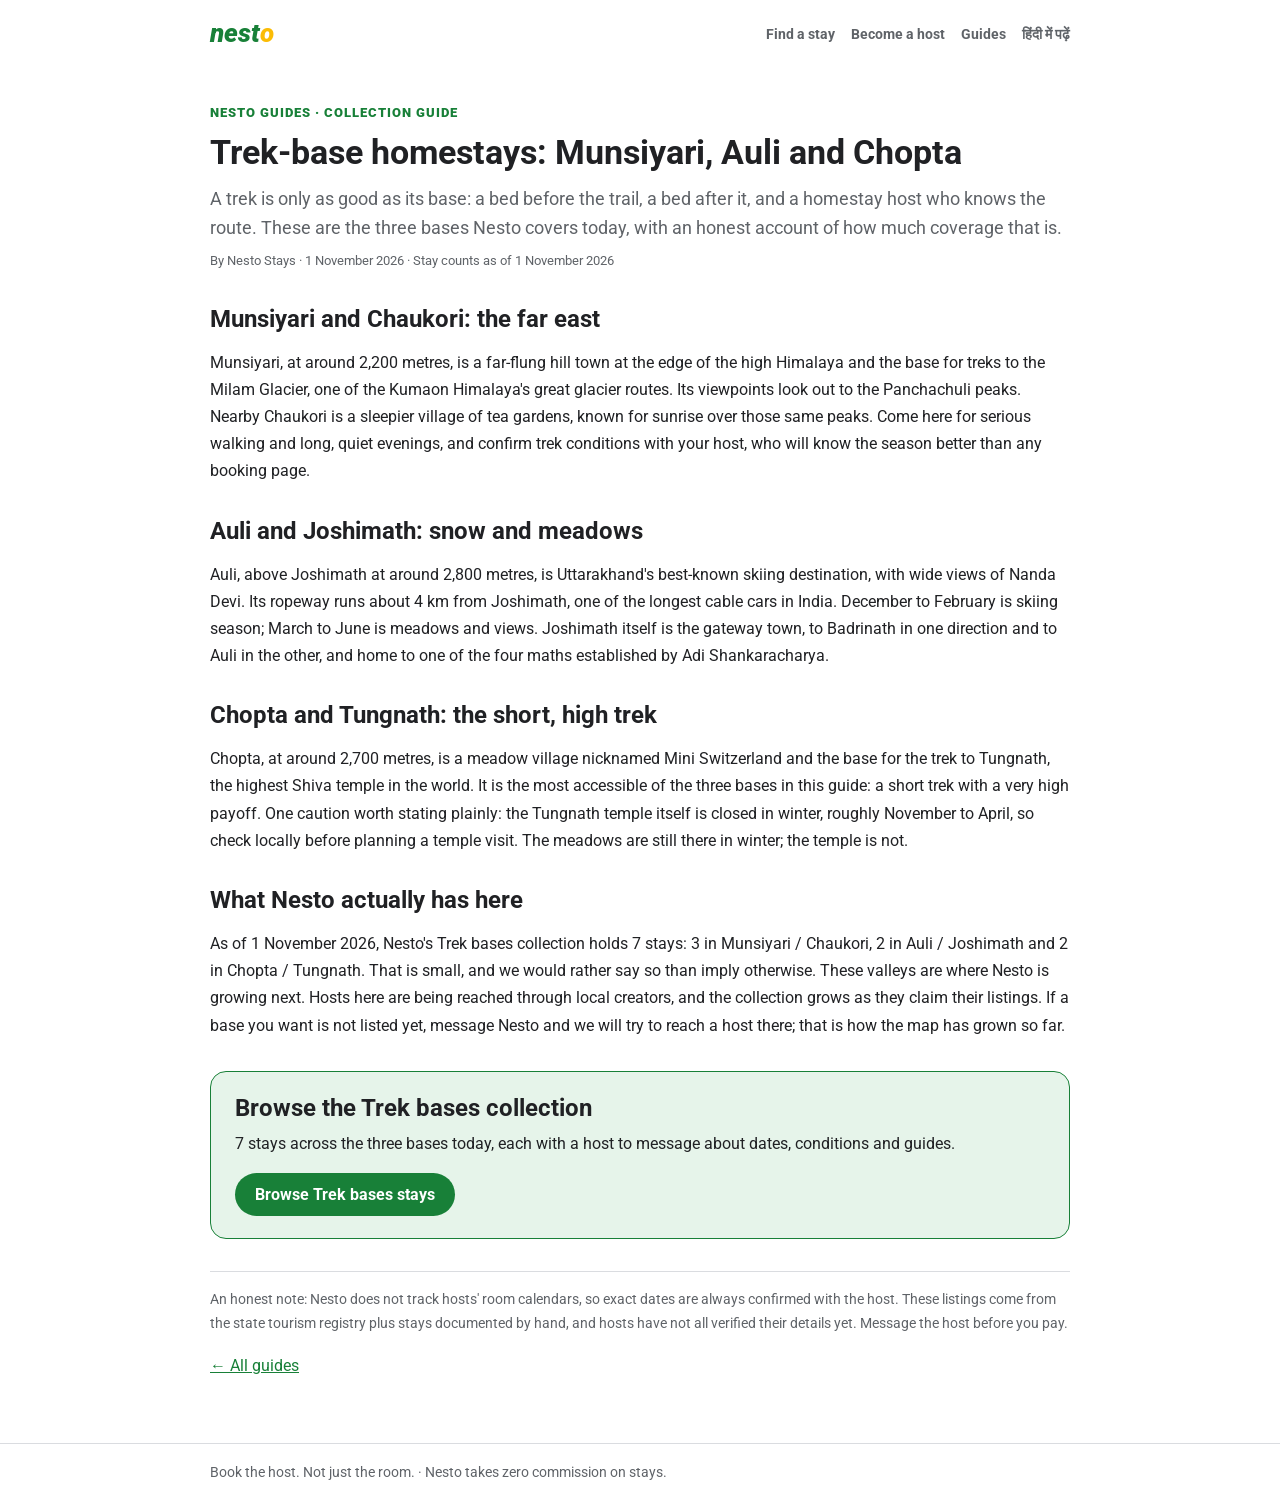
<file: docs/guides/trek-bases/index.html>
<!doctype html>
<html lang="en">
<head>
<meta charset="utf-8">
<meta name="viewport" content="width=device-width,initial-scale=1">
<title>Trek-base homestays: Munsiyari, Auli and Chopta | Nesto Guides</title>
<meta name="description" content="Trek-base homestays in Munsiyari, Auli and Chopta: where to base for glacier treks, ski season and the Tungnath trail, with an honest note on Nesto's small but growing coverage: 7 stays as of 1 November 2026.">
<link rel="canonical" href="https://t1ashish.github.io/nesto/guides/trek-bases/">
<meta property="og:title" content="Trek-base stays: Munsiyari, Auli and Chopta">
<meta property="og:description" content="Glacier treks, ski season and the Tungnath trail: three bases, with an honest count of what Nesto lists at each.">
<meta property="og:type" content="article">
<meta property="og:url" content="https://t1ashish.github.io/nesto/guides/trek-bases/">
<meta name="twitter:card" content="summary">
<script type="application/ld+json">{"@context":"https://schema.org","@type":"BlogPosting","headline":"Trek-base homestays: Munsiyari, Auli and Chopta","description":"A planning guide for trek-base stays in Uttarakhand, from Nesto Stays.","datePublished":"2026-11-01","author":{"@type":"Organization","name":"Nesto Stays","url":"https://t1ashish.github.io/nesto/"},"mainEntityOfPage":"https://t1ashish.github.io/nesto/guides/trek-bases/"}</script>
<link href="https://fonts.googleapis.com/css2?family=Roboto:wght@400;500;700;900&display=swap" rel="stylesheet">
<style>
body{margin:0;font-family:Roboto,Arial,sans-serif;color:#202124;background:#fff}
a{color:#188038}
.top{max-width:860px;margin:0 auto;padding:18px 20px;display:flex;align-items:center;justify-content:space-between}
.brand{font-size:26px;font-weight:900;font-style:italic;text-decoration:none;color:#188038}
.brand span{color:#FBBC05}
.top nav a{margin-left:16px;text-decoration:none;font-weight:700;font-size:14px;color:#5f6368}
.top nav a:hover{color:#188038}
.wrap{max-width:860px;margin:0 auto;padding:8px 20px 48px}
.kicker{color:#188038;font-weight:900;letter-spacing:1px;font-size:13px;margin:28px 0 8px}
h1{font-size:34px;line-height:1.2;margin:0 0 12px}
.standfirst{font-size:18px;line-height:1.6;color:#5f6368;margin:0 0 8px}
.meta{font-size:13px;color:#5f6368;margin:0 0 28px}
h2{font-size:24px;margin:32px 0 10px}
p,li{line-height:1.7}
.cta{background:#e6f4ea;border:1px solid #188038;border-radius:16px;padding:22px 24px;margin:32px 0}
.cta h2{margin:0 0 8px}
.cta p{margin:0 0 16px}
.btn{display:inline-block;background:#188038;color:#fff;text-decoration:none;font-weight:700;padding:12px 20px;border-radius:999px}
.btn:hover{background:#137333}
.honest{font-size:14px;color:#5f6368;border-top:1px solid #dadce0;padding-top:16px;margin-top:32px}
footer{border-top:1px solid #dadce0;color:#5f6368;font-size:14px}
footer .wrap{padding:20px}
</style>
</head>
<body>
<header class="top"><a class="brand" href="/nesto/">nest<span>o</span></a><nav><a href="/nesto/">Find a stay</a><a href="/nesto/#hosts">Become a host</a><a href="/nesto/guides/">Guides</a><a href="hi/">हिंदी में पढ़ें</a></nav></header>
<main class="wrap">
<p class="kicker">NESTO GUIDES · COLLECTION GUIDE</p>
<h1>Trek-base homestays: Munsiyari, Auli and Chopta</h1>
<p class="standfirst">A trek is only as good as its base: a bed before the trail, a bed after it, and a homestay host who knows the route. These are the three bases Nesto covers today, with an honest account of how much coverage that is.</p>
<p class="meta">By Nesto Stays · 1 November 2026 · Stay counts as of 1 November 2026</p>
<h2>Munsiyari and Chaukori: the far east</h2>
<p>Munsiyari, at around 2,200 metres, is a far-flung hill town at the edge of the high Himalaya and the base for treks to the Milam Glacier, one of the Kumaon Himalaya's great glacier routes. Its viewpoints look out to the Panchachuli peaks. Nearby Chaukori is a sleepier village of tea gardens, known for sunrise over those same peaks. Come here for serious walking and long, quiet evenings, and confirm trek conditions with your host, who will know the season better than any booking page.</p>
<h2>Auli and Joshimath: snow and meadows</h2>
<p>Auli, above Joshimath at around 2,800 metres, is Uttarakhand's best-known skiing destination, with wide views of Nanda Devi. Its ropeway runs about 4 km from Joshimath, one of the longest cable cars in India. December to February is skiing season; March to June is meadows and views. Joshimath itself is the gateway town, to Badrinath in one direction and to Auli in the other, and home to one of the four maths established by Adi Shankaracharya.</p>
<h2>Chopta and Tungnath: the short, high trek</h2>
<p>Chopta, at around 2,700 metres, is a meadow village nicknamed Mini Switzerland and the base for the trek to Tungnath, the highest Shiva temple in the world. It is the most accessible of the three bases in this guide: a short trek with a very high payoff. One caution worth stating plainly: the Tungnath temple itself is closed in winter, roughly November to April, so check locally before planning a temple visit. The meadows are still there in winter; the temple is not.</p>
<h2>What Nesto actually has here</h2>
<p>As of 1 November 2026, Nesto's Trek bases collection holds 7 stays: 3 in Munsiyari / Chaukori, 2 in Auli / Joshimath and 2 in Chopta / Tungnath. That is small, and we would rather say so than imply otherwise. These valleys are where Nesto is growing next. Hosts here are being reached through local creators, and the collection grows as they claim their listings. If a base you want is not listed yet, message Nesto and we will try to reach a host there; that is how the map has grown so far.</p>
<div class="cta"><h2>Browse the Trek bases collection</h2><p>7 stays across the three bases today, each with a host to message about dates, conditions and guides.</p><a class="btn" href="/nesto/?niche=trek#stays">Browse Trek bases stays</a></div>
<p class="honest">An honest note: Nesto does not track hosts' room calendars, so exact dates are always confirmed with the host. These listings come from the state tourism registry plus stays documented by hand, and hosts have not all verified their details yet. Message the host before you pay.</p>
<p><a href="/nesto/guides/">← All guides</a></p>
</main>
<footer><div class="wrap">Book the host. Not just the room. · Nesto takes zero commission on stays.</div></footer>
</body>
</html>
</file>
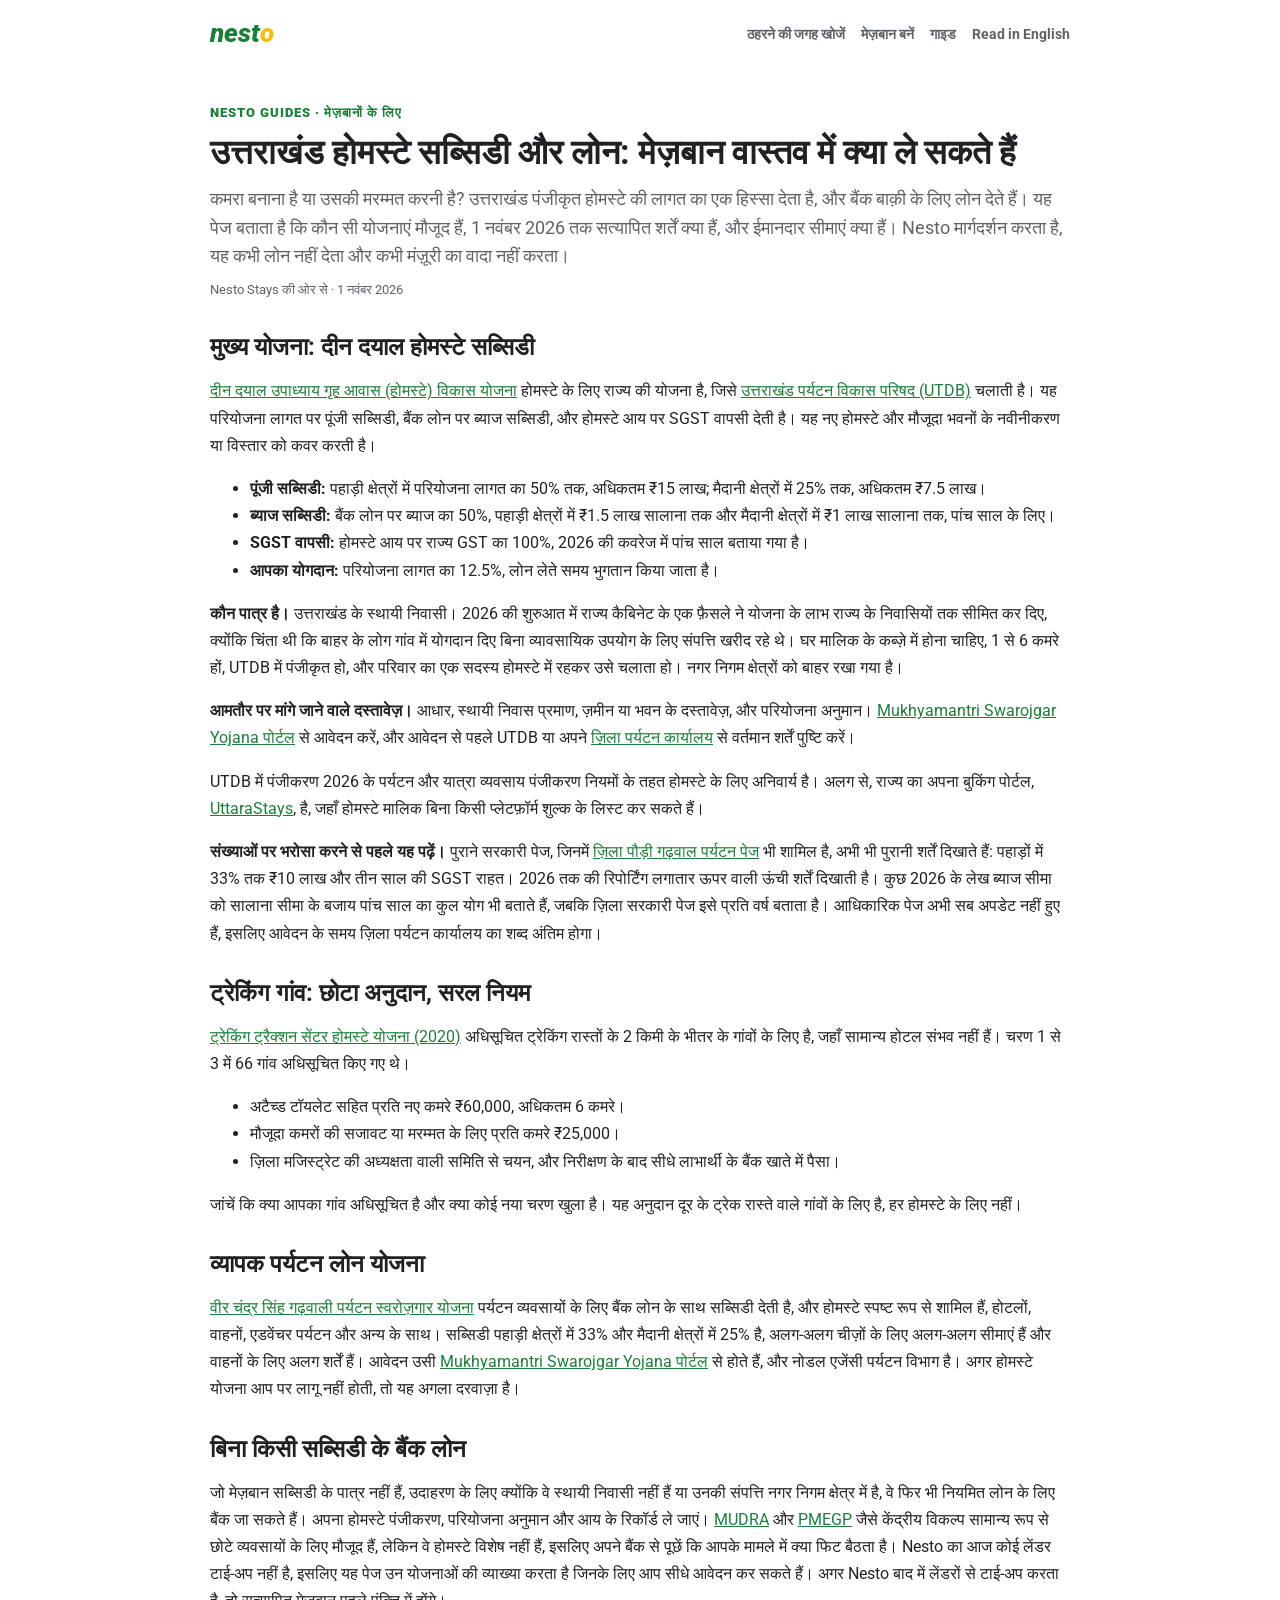
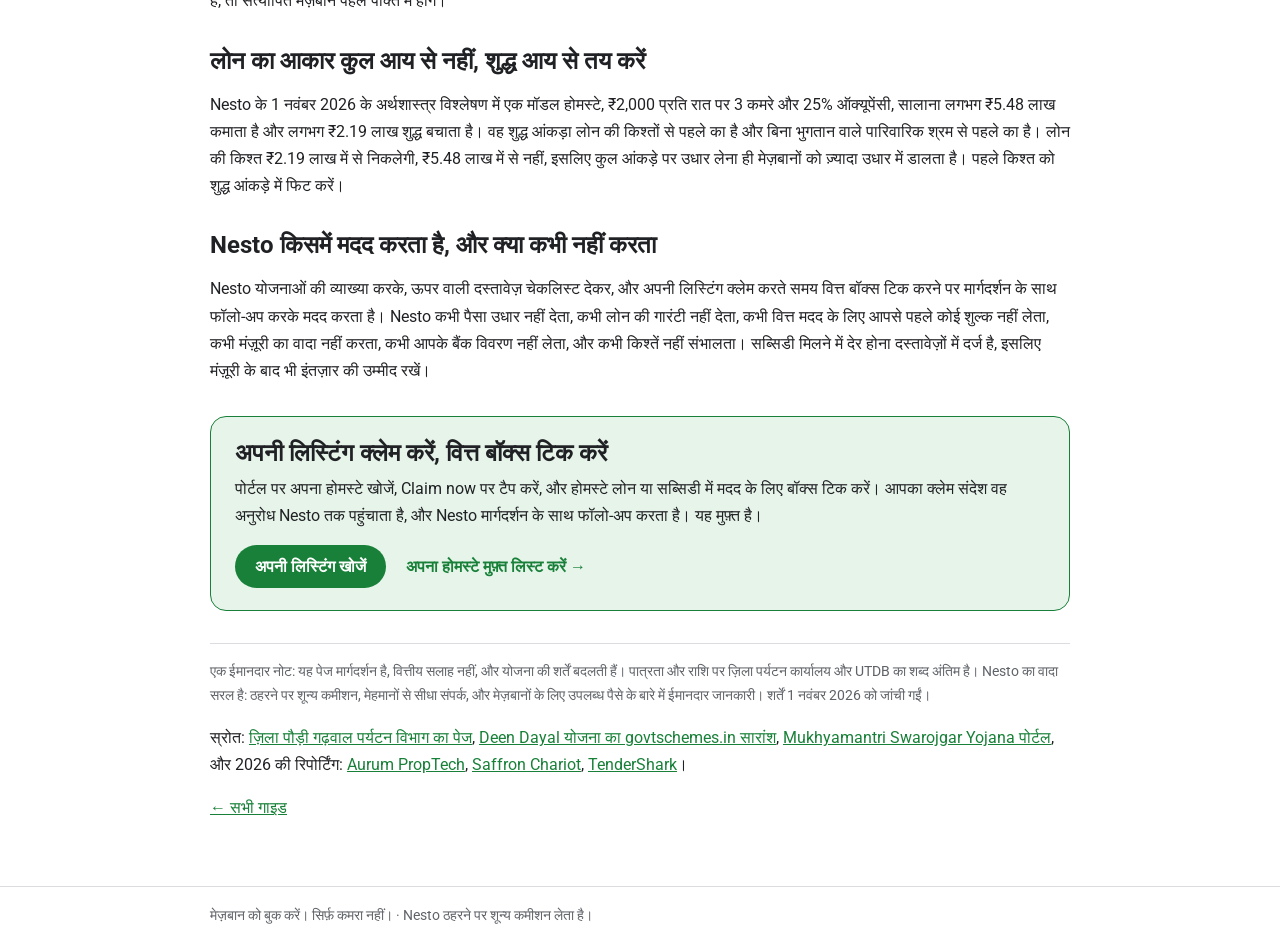
<file: docs/guides/host-finance/hi/index.html>
<!doctype html>
<html lang="hi">
<head>
<meta charset="utf-8">
<meta name="viewport" content="width=device-width,initial-scale=1">
<title>उत्तराखंड होमस्टे सब्सिडी और लोन: मेज़बान वास्तव में क्या ले सकते हैं | Nesto Guides</title>
<meta name="description" content="मेज़बानों के लिए उत्तराखंड होमस्टे सब्सिडी की व्याख्या: दीन दयाल योजना, ट्रेकिंग गांव अनुदान, पर्यटन स्वरोज़गार लोन, और Nesto किसमें मदद करता है और किसका वादा कभी नहीं करता।">
<link rel="canonical" href="https://t1ashish.github.io/nesto/guides/host-finance/hi/">
<meta property="og:title" content="उत्तराखंड होमस्टे सब्सिडी और लोन: मेज़बान वास्तव में क्या ले सकते हैं">
<meta property="og:description" content="दीन दयाल योजना, ट्रेकिंग गांव अनुदान, पर्यटन लोन, और Nesto किसमें मदद करता है और किसका वादा कभी नहीं करता।">
<meta property="og:type" content="article">
<meta property="og:url" content="https://t1ashish.github.io/nesto/guides/host-finance/hi/">
<meta name="twitter:card" content="summary">
<script type="application/ld+json">{"@context":"https://schema.org","@type":"BlogPosting","headline":"उत्तराखंड होमस्टे सब्सिडी और लोन: मेज़बान वास्तव में क्या ले सकते हैं","description":"मेज़बानों के लिए उत्तराखंड होमस्टे सब्सिडी और लोन की व्याख्या।","inLanguage":"hi","datePublished":"2026-11-01","author":{"@type":"Organization","name":"Nesto Stays","url":"https://t1ashish.github.io/nesto/"},"mainEntityOfPage":"https://t1ashish.github.io/nesto/guides/host-finance/hi/"}</script>
<link href="https://fonts.googleapis.com/css2?family=Roboto:wght@400;500;700;900&display=swap" rel="stylesheet">
<style>
body{margin:0;font-family:Roboto,Arial,sans-serif;color:#202124;background:#fff}
a{color:#188038}
.top{max-width:860px;margin:0 auto;padding:18px 20px;display:flex;align-items:center;justify-content:space-between}
.brand{font-size:26px;font-weight:900;font-style:italic;text-decoration:none;color:#188038}
.brand span{color:#FBBC05}
.top nav a{margin-left:16px;text-decoration:none;font-weight:700;font-size:14px;color:#5f6368}
.top nav a:hover{color:#188038}
.wrap{max-width:860px;margin:0 auto;padding:8px 20px 48px}
.kicker{color:#188038;font-weight:900;letter-spacing:1px;font-size:13px;margin:28px 0 8px}
h1{font-size:34px;line-height:1.2;margin:0 0 12px}
.standfirst{font-size:18px;line-height:1.6;color:#5f6368;margin:0 0 8px}
.meta{font-size:13px;color:#5f6368;margin:0 0 28px}
h2{font-size:24px;margin:32px 0 10px}
p,li{line-height:1.7}
.cta{background:#e6f4ea;border:1px solid #188038;border-radius:16px;padding:22px 24px;margin:32px 0}
.cta h2{margin:0 0 8px}
.cta p{margin:0 0 16px}
.btn{display:inline-block;background:#188038;color:#fff;text-decoration:none;font-weight:700;padding:12px 20px;border-radius:999px}
.btn:hover{background:#137333}
.btn-ghost{display:inline-block;color:#188038;text-decoration:none;font-weight:700;padding:12px 20px}
.honest{font-size:14px;color:#5f6368;border-top:1px solid #dadce0;padding-top:16px;margin-top:32px}
footer{border-top:1px solid #dadce0;color:#5f6368;font-size:14px}
footer .wrap{padding:20px}
</style>
</head>
<body>
<header class="top"><a class="brand" href="/nesto/">nest<span>o</span></a><nav><a href="/nesto/">ठहरने की जगह खोजें</a><a href="/nesto/#hosts">मेज़बान बनें</a><a href="/nesto/guides/">गाइड</a><a href="../">Read in English</a></nav></header>
<main class="wrap">
<p class="kicker">NESTO GUIDES · मेज़बानों के लिए</p>
<h1>उत्तराखंड होमस्टे सब्सिडी और लोन: मेज़बान वास्तव में क्या ले सकते हैं</h1>
<p class="standfirst">कमरा बनाना है या उसकी मरम्मत करनी है? उत्तराखंड पंजीकृत होमस्टे की लागत का एक हिस्सा देता है, और बैंक बाक़ी के लिए लोन देते हैं। यह पेज बताता है कि कौन सी योजनाएं मौजूद हैं, 1 नवंबर 2026 तक सत्यापित शर्तें क्या हैं, और ईमानदार सीमाएं क्या हैं। Nesto मार्गदर्शन करता है, यह कभी लोन नहीं देता और कभी मंज़ूरी का वादा नहीं करता।</p>
<p class="meta">Nesto Stays की ओर से · 1 नवंबर 2026</p>
<h2>मुख्य योजना: दीन दयाल होमस्टे सब्सिडी</h2>
<p><a href="https://www.govtschemes.in/uttarakhand-deen-dayal-upadhyay-greh-awas-vikas-yojana">दीन दयाल उपाध्याय गृह आवास (होमस्टे) विकास योजना</a> होमस्टे के लिए राज्य की योजना है, जिसे <a href="https://uttarakhandtourism.gov.in/">उत्तराखंड पर्यटन विकास परिषद (UTDB)</a> चलाती है। यह परियोजना लागत पर पूंजी सब्सिडी, बैंक लोन पर ब्याज सब्सिडी, और होमस्टे आय पर SGST वापसी देती है। यह नए होमस्टे और मौजूदा भवनों के नवीनीकरण या विस्तार को कवर करती है।</p>
<ul>
<li><strong>पूंजी सब्सिडी:</strong> पहाड़ी क्षेत्रों में परियोजना लागत का 50% तक, अधिकतम ₹15 लाख; मैदानी क्षेत्रों में 25% तक, अधिकतम ₹7.5 लाख।</li>
<li><strong>ब्याज सब्सिडी:</strong> बैंक लोन पर ब्याज का 50%, पहाड़ी क्षेत्रों में ₹1.5 लाख सालाना तक और मैदानी क्षेत्रों में ₹1 लाख सालाना तक, पांच साल के लिए।</li>
<li><strong>SGST वापसी:</strong> होमस्टे आय पर राज्य GST का 100%, 2026 की कवरेज में पांच साल बताया गया है।</li>
<li><strong>आपका योगदान:</strong> परियोजना लागत का 12.5%, लोन लेते समय भुगतान किया जाता है।</li>
</ul>
<p><strong>कौन पात्र है।</strong> उत्तराखंड के स्थायी निवासी। 2026 की शुरुआत में राज्य कैबिनेट के एक फ़ैसले ने योजना के लाभ राज्य के निवासियों तक सीमित कर दिए, क्योंकि चिंता थी कि बाहर के लोग गांव में योगदान दिए बिना व्यावसायिक उपयोग के लिए संपत्ति खरीद रहे थे। घर मालिक के कब्ज़े में होना चाहिए, 1 से 6 कमरे हों, UTDB में पंजीकृत हो, और परिवार का एक सदस्य होमस्टे में रहकर उसे चलाता हो। नगर निगम क्षेत्रों को बाहर रखा गया है।</p>
<p><strong>आमतौर पर मांगे जाने वाले दस्तावेज़।</strong> आधार, स्थायी निवास प्रमाण, ज़मीन या भवन के दस्तावेज़, और परियोजना अनुमान। <a href="https://msy.uk.gov.in/">Mukhyamantri Swarojgar Yojana पोर्टल</a> से आवेदन करें, और आवेदन से पहले UTDB या अपने <a href="https://pauri.nic.in/tourism-department/">ज़िला पर्यटन कार्यालय</a> से वर्तमान शर्तें पुष्टि करें।</p>
<p>UTDB में पंजीकरण 2026 के पर्यटन और यात्रा व्यवसाय पंजीकरण नियमों के तहत होमस्टे के लिए अनिवार्य है। अलग से, राज्य का अपना बुकिंग पोर्टल, <a href="https://www.uttarastays.com/">UttaraStays</a>, है, जहाँ होमस्टे मालिक बिना किसी प्लेटफ़ॉर्म शुल्क के लिस्ट कर सकते हैं।</p>
<p><strong>संख्याओं पर भरोसा करने से पहले यह पढ़ें।</strong> पुराने सरकारी पेज, जिनमें <a href="https://pauri.nic.in/tourism-department/">ज़िला पौड़ी गढ़वाल पर्यटन पेज</a> भी शामिल है, अभी भी पुरानी शर्तें दिखाते हैं: पहाड़ों में 33% तक ₹10 लाख और तीन साल की SGST राहत। 2026 तक की रिपोर्टिंग लगातार ऊपर वाली ऊंची शर्तें दिखाती है। कुछ 2026 के लेख ब्याज सीमा को सालाना सीमा के बजाय पांच साल का कुल योग भी बताते हैं, जबकि ज़िला सरकारी पेज इसे प्रति वर्ष बताता है। आधिकारिक पेज अभी सब अपडेट नहीं हुए हैं, इसलिए आवेदन के समय ज़िला पर्यटन कार्यालय का शब्द अंतिम होगा।</p>
<h2>ट्रेकिंग गांव: छोटा अनुदान, सरल नियम</h2>
<p><a href="https://www.hotelierindia.com/business/13967-utdb-notifies-32-villages-under-the-third-phase-of-trekking-traction-centre-scheme">ट्रेकिंग ट्रैक्शन सेंटर होमस्टे योजना (2020)</a> अधिसूचित ट्रेकिंग रास्तों के 2 किमी के भीतर के गांवों के लिए है, जहाँ सामान्य होटल संभव नहीं हैं। चरण 1 से 3 में 66 गांव अधिसूचित किए गए थे।</p>
<ul>
<li>अटैच्ड टॉयलेट सहित प्रति नए कमरे ₹60,000, अधिकतम 6 कमरे।</li>
<li>मौजूदा कमरों की सजावट या मरम्मत के लिए प्रति कमरे ₹25,000।</li>
<li>ज़िला मजिस्ट्रेट की अध्यक्षता वाली समिति से चयन, और निरीक्षण के बाद सीधे लाभार्थी के बैंक खाते में पैसा।</li>
</ul>
<p>जांचें कि क्या आपका गांव अधिसूचित है और क्या कोई नया चरण खुला है। यह अनुदान दूर के ट्रेक रास्ते वाले गांवों के लिए है, हर होमस्टे के लिए नहीं।</p>
<h2>व्यापक पर्यटन लोन योजना</h2>
<p><a href="https://www.govtschemes.in/uttarakhand-veer-chandra-garhwali-paryatan-swarozgar-yojana">वीर चंद्र सिंह गढ़वाली पर्यटन स्वरोज़गार योजना</a> पर्यटन व्यवसायों के लिए बैंक लोन के साथ सब्सिडी देती है, और होमस्टे स्पष्ट रूप से शामिल हैं, होटलों, वाहनों, एडवेंचर पर्यटन और अन्य के साथ। सब्सिडी पहाड़ी क्षेत्रों में 33% और मैदानी क्षेत्रों में 25% है, अलग-अलग चीज़ों के लिए अलग-अलग सीमाएं हैं और वाहनों के लिए अलग शर्तें हैं। आवेदन उसी <a href="https://msy.uk.gov.in/">Mukhyamantri Swarojgar Yojana पोर्टल</a> से होते हैं, और नोडल एजेंसी पर्यटन विभाग है। अगर होमस्टे योजना आप पर लागू नहीं होती, तो यह अगला दरवाज़ा है।</p>
<h2>बिना किसी सब्सिडी के बैंक लोन</h2>
<p>जो मेज़बान सब्सिडी के पात्र नहीं हैं, उदाहरण के लिए क्योंकि वे स्थायी निवासी नहीं हैं या उनकी संपत्ति नगर निगम क्षेत्र में है, वे फिर भी नियमित लोन के लिए बैंक जा सकते हैं। अपना होमस्टे पंजीकरण, परियोजना अनुमान और आय के रिकॉर्ड ले जाएं। <a href="https://mudra.org.in/">MUDRA</a> और <a href="https://pmegp.msme.gov.in/">PMEGP</a> जैसे केंद्रीय विकल्प सामान्य रूप से छोटे व्यवसायों के लिए मौजूद हैं, लेकिन वे होमस्टे विशेष नहीं हैं, इसलिए अपने बैंक से पूछें कि आपके मामले में क्या फिट बैठता है। Nesto का आज कोई लेंडर टाई-अप नहीं है, इसलिए यह पेज उन योजनाओं की व्याख्या करता है जिनके लिए आप सीधे आवेदन कर सकते हैं। अगर Nesto बाद में लेंडरों से टाई-अप करता है, तो सत्यापित मेज़बान पहले पंक्ति में होंगे।</p>
<h2>लोन का आकार कुल आय से नहीं, शुद्ध आय से तय करें</h2>
<p>Nesto के 1 नवंबर 2026 के अर्थशास्त्र विश्लेषण में एक मॉडल होमस्टे, ₹2,000 प्रति रात पर 3 कमरे और 25% ऑक्यूपेंसी, सालाना लगभग ₹5.48 लाख कमाता है और लगभग ₹2.19 लाख शुद्ध बचाता है। वह शुद्ध आंकड़ा लोन की किश्तों से पहले का है और बिना भुगतान वाले पारिवारिक श्रम से पहले का है। लोन की किश्त ₹2.19 लाख में से निकलेगी, ₹5.48 लाख में से नहीं, इसलिए कुल आंकड़े पर उधार लेना ही मेज़बानों को ज़्यादा उधार में डालता है। पहले किश्त को शुद्ध आंकड़े में फिट करें।</p>
<h2>Nesto किसमें मदद करता है, और क्या कभी नहीं करता</h2>
<p>Nesto योजनाओं की व्याख्या करके, ऊपर वाली दस्तावेज़ चेकलिस्ट देकर, और अपनी लिस्टिंग क्लेम करते समय वित्त बॉक्स टिक करने पर मार्गदर्शन के साथ फॉलो-अप करके मदद करता है। Nesto कभी पैसा उधार नहीं देता, कभी लोन की गारंटी नहीं देता, कभी वित्त मदद के लिए आपसे पहले कोई शुल्क नहीं लेता, कभी मंज़ूरी का वादा नहीं करता, कभी आपके बैंक विवरण नहीं लेता, और कभी किश्तें नहीं संभालता। सब्सिडी मिलने में देर होना दस्तावेज़ों में दर्ज है, इसलिए मंज़ूरी के बाद भी इंतज़ार की उम्मीद रखें।</p>
<div class="cta"><h2>अपनी लिस्टिंग क्लेम करें, वित्त बॉक्स टिक करें</h2><p>पोर्टल पर अपना होमस्टे खोजें, Claim now पर टैप करें, और होमस्टे लोन या सब्सिडी में मदद के लिए बॉक्स टिक करें। आपका क्लेम संदेश वह अनुरोध Nesto तक पहुंचाता है, और Nesto मार्गदर्शन के साथ फॉलो-अप करता है। यह मुफ़्त है।</p><a class="btn" href="/nesto/#stays">अपनी लिस्टिंग खोजें</a><a class="btn-ghost" href="/nesto/guides/list-your-homestay/">अपना होमस्टे मुफ़्त लिस्ट करें →</a></div>
<p class="honest">एक ईमानदार नोट: यह पेज मार्गदर्शन है, वित्तीय सलाह नहीं, और योजना की शर्तें बदलती हैं। पात्रता और राशि पर ज़िला पर्यटन कार्यालय और UTDB का शब्द अंतिम है। Nesto का वादा सरल है: ठहरने पर शून्य कमीशन, मेहमानों से सीधा संपर्क, और मेज़बानों के लिए उपलब्ध पैसे के बारे में ईमानदार जानकारी। शर्तें 1 नवंबर 2026 को जांची गईं।</p>
<p>स्रोत: <a href="https://pauri.nic.in/tourism-department/">ज़िला पौड़ी गढ़वाल पर्यटन विभाग का पेज</a>, <a href="https://www.govtschemes.in/uttarakhand-deen-dayal-upadhyay-greh-awas-vikas-yojana">Deen Dayal योजना का govtschemes.in सारांश</a>, <a href="https://msy.uk.gov.in/">Mukhyamantri Swarojgar Yojana पोर्टल</a>, और 2026 की रिपोर्टिंग: <a href="https://www.aurumproptech.in/pulse/media/uttarakhand-homestay-scheme-get-up-to-rs-15-lakh-subsidy">Aurum PropTech</a>, <a href="https://saffronchariot.com/blog/homestay-tourism-garhwal-evolution-guide/">Saffron Chariot</a>, <a href="https://www.tendershark.com/blogs/deen-dayal-upadhyaya-grah-awas-yojana-uttarakhand-eligibility-subsidy-registration-and-benefits">TenderShark</a>।</p>
<p><a href="/nesto/guides/">← सभी गाइड</a></p>
</main>
<footer><div class="wrap">मेज़बान को बुक करें। सिर्फ़ कमरा नहीं। · Nesto ठहरने पर शून्य कमीशन लेता है।</div></footer>
</body>
</html>
</file>
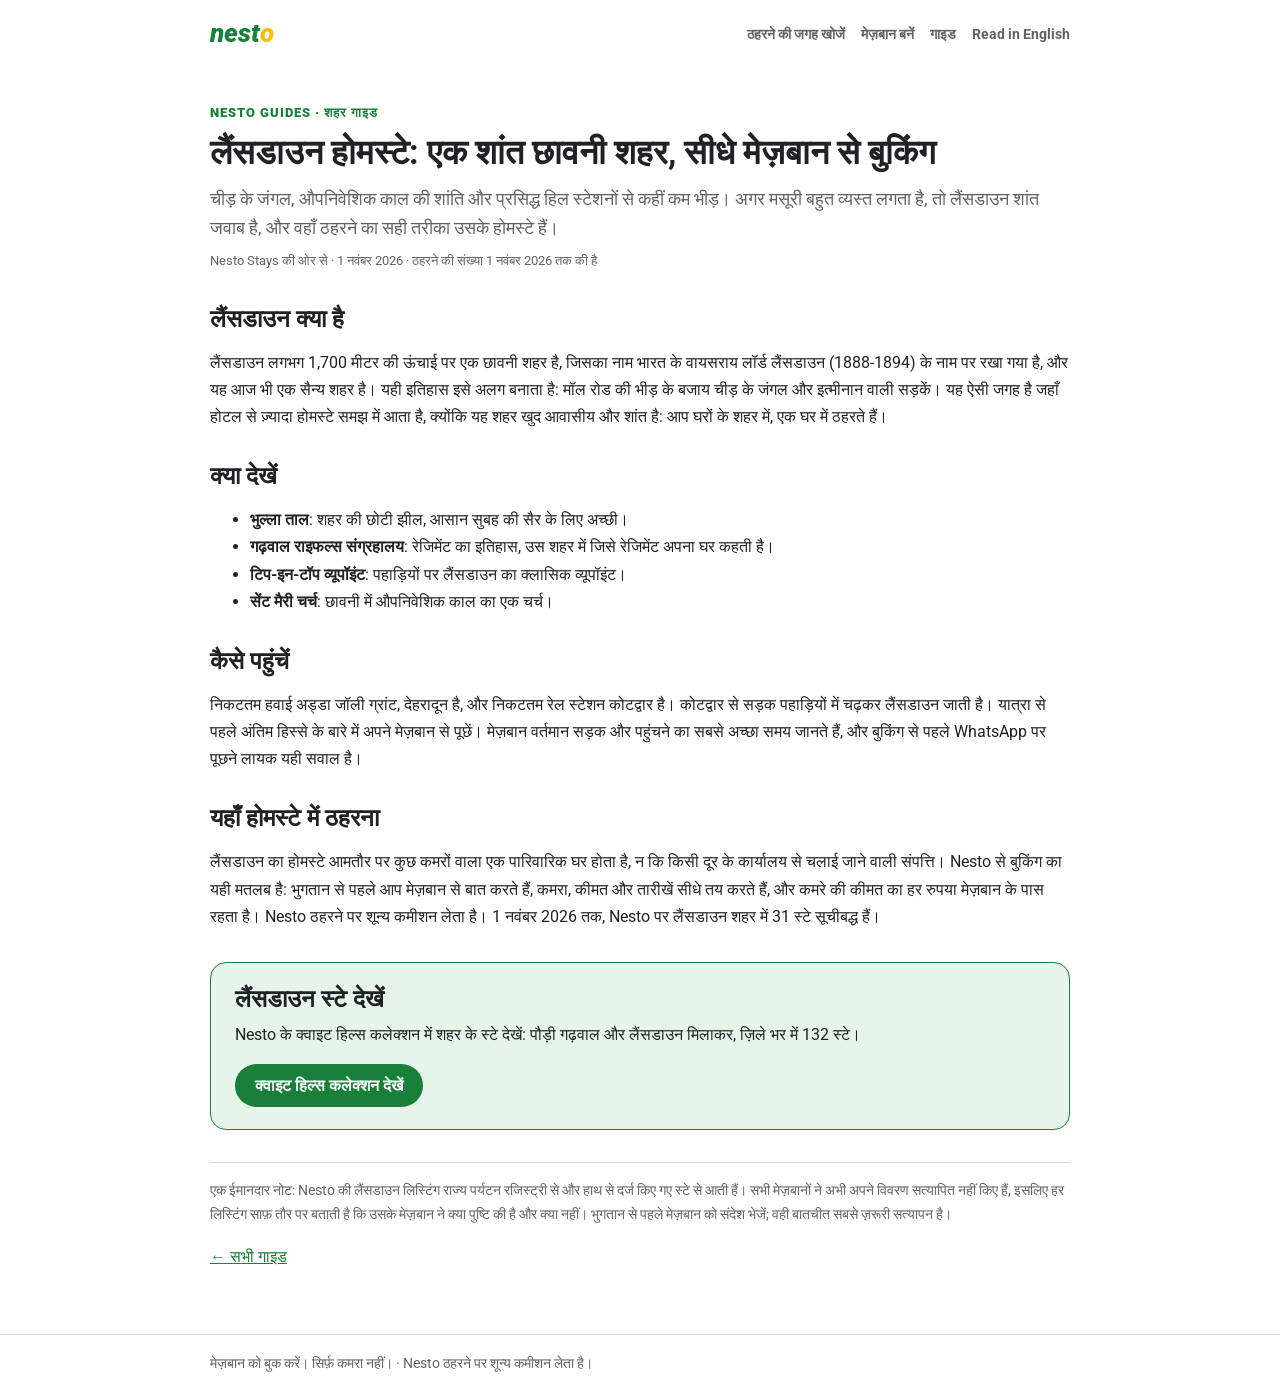
<file: docs/guides/lansdowne/hi/index.html>
<!doctype html>
<html lang="hi">
<head>
<meta charset="utf-8">
<meta name="viewport" content="width=device-width,initial-scale=1">
<title>लैंसडाउन होमस्टे: एक शांत छावनी शहर, सीधे मेज़बान से बुकिंग | Nesto Guides</title>
<meta name="description" content="लैंसडाउन चीड़ के जंगलों और औपनिवेशिक काल की शांति वाला एक शांत छावनी शहर है, जो प्रसिद्ध हिल स्टेशनों से कहीं कम भीड़भाड़ वाला है। Nesto पर लैंसडाउन शहर में 31 होमस्टे सूचीबद्ध हैं। बुकिंग से पहले मेज़बान से WhatsApp पर बात करें, बिना किसी कमीशन के।">
<link rel="canonical" href="https://t1ashish.github.io/nesto/guides/lansdowne/hi/">
<meta property="og:title" content="लैंसडाउन होमस्टे: एक शांत छावनी शहर, सीधे मेज़बान से बुकिंग">
<meta property="og:description" content="चीड़ के जंगल, औपनिवेशिक काल की शांति और शहर में 31 Nesto स्टे, बुकिंग साइट के मार्कअप के बजाय मेज़बान का नंबर।">
<meta property="og:type" content="article">
<meta property="og:url" content="https://t1ashish.github.io/nesto/guides/lansdowne/hi/">
<meta name="twitter:card" content="summary">
<script type="application/ld+json">{"@context":"https://schema.org","@type":"BlogPosting","headline":"लैंसडाउन होमस्टे: एक शांत छावनी शहर, सीधे मेज़बान से बुकिंग","description":"Nesto Stays की ओर से लैंसडाउन में होमस्टे में रहने की गाइड।","inLanguage":"hi","datePublished":"2026-11-01","author":{"@type":"Organization","name":"Nesto Stays","url":"https://t1ashish.github.io/nesto/"},"mainEntityOfPage":"https://t1ashish.github.io/nesto/guides/lansdowne/hi/"}</script>
<link href="https://fonts.googleapis.com/css2?family=Roboto:wght@400;500;700;900&display=swap" rel="stylesheet">
<style>
body{margin:0;font-family:Roboto,Arial,sans-serif;color:#202124;background:#fff}
a{color:#188038}
.top{max-width:860px;margin:0 auto;padding:18px 20px;display:flex;align-items:center;justify-content:space-between}
.brand{font-size:26px;font-weight:900;font-style:italic;text-decoration:none;color:#188038}
.brand span{color:#FBBC05}
.top nav a{margin-left:16px;text-decoration:none;font-weight:700;font-size:14px;color:#5f6368}
.top nav a:hover{color:#188038}
.wrap{max-width:860px;margin:0 auto;padding:8px 20px 48px}
.kicker{color:#188038;font-weight:900;letter-spacing:1px;font-size:13px;margin:28px 0 8px}
h1{font-size:34px;line-height:1.2;margin:0 0 12px}
.standfirst{font-size:18px;line-height:1.6;color:#5f6368;margin:0 0 8px}
.meta{font-size:13px;color:#5f6368;margin:0 0 28px}
h2{font-size:24px;margin:32px 0 10px}
p,li{line-height:1.7}
.cta{background:#e6f4ea;border:1px solid #188038;border-radius:16px;padding:22px 24px;margin:32px 0}
.cta h2{margin:0 0 8px}
.cta p{margin:0 0 16px}
.btn{display:inline-block;background:#188038;color:#fff;text-decoration:none;font-weight:700;padding:12px 20px;border-radius:999px}
.btn:hover{background:#137333}
.honest{font-size:14px;color:#5f6368;border-top:1px solid #dadce0;padding-top:16px;margin-top:32px}
footer{border-top:1px solid #dadce0;color:#5f6368;font-size:14px}
footer .wrap{padding:20px}
</style>
</head>
<body>
<header class="top"><a class="brand" href="/nesto/">nest<span>o</span></a><nav><a href="/nesto/">ठहरने की जगह खोजें</a><a href="/nesto/#hosts">मेज़बान बनें</a><a href="/nesto/guides/">गाइड</a><a href="../">Read in English</a></nav></header>
<main class="wrap">
<p class="kicker">NESTO GUIDES · शहर गाइड</p>
<h1>लैंसडाउन होमस्टे: एक शांत छावनी शहर, सीधे मेज़बान से बुकिंग</h1>
<p class="standfirst">चीड़ के जंगल, औपनिवेशिक काल की शांति और प्रसिद्ध हिल स्टेशनों से कहीं कम भीड़। अगर मसूरी बहुत व्यस्त लगता है, तो लैंसडाउन शांत जवाब है, और वहाँ ठहरने का सही तरीका उसके होमस्टे हैं।</p>
<p class="meta">Nesto Stays की ओर से · 1 नवंबर 2026 · ठहरने की संख्या 1 नवंबर 2026 तक की है</p>
<h2>लैंसडाउन क्या है</h2>
<p>लैंसडाउन लगभग 1,700 मीटर की ऊंचाई पर एक छावनी शहर है, जिसका नाम भारत के वायसराय लॉर्ड लैंसडाउन (1888-1894) के नाम पर रखा गया है, और यह आज भी एक सैन्य शहर है। यही इतिहास इसे अलग बनाता है: मॉल रोड की भीड़ के बजाय चीड़ के जंगल और इत्मीनान वाली सड़कें। यह ऐसी जगह है जहाँ होटल से ज़्यादा होमस्टे समझ में आता है, क्योंकि यह शहर खुद आवासीय और शांत है: आप घरों के शहर में, एक घर में ठहरते हैं।</p>
<h2>क्या देखें</h2>
<ul>
<li><strong>भुल्ला ताल</strong>: शहर की छोटी झील, आसान सुबह की सैर के लिए अच्छी।</li>
<li><strong>गढ़वाल राइफल्स संग्रहालय</strong>: रेजिमेंट का इतिहास, उस शहर में जिसे रेजिमेंट अपना घर कहती है।</li>
<li><strong>टिप-इन-टॉप व्यूपॉइंट</strong>: पहाड़ियों पर लैंसडाउन का क्लासिक व्यूपॉइंट।</li>
<li><strong>सेंट मैरी चर्च</strong>: छावनी में औपनिवेशिक काल का एक चर्च।</li>
</ul>
<h2>कैसे पहुंचें</h2>
<p>निकटतम हवाई अड्डा जॉली ग्रांट, देहरादून है, और निकटतम रेल स्टेशन कोटद्वार है। कोटद्वार से सड़क पहाड़ियों में चढ़कर लैंसडाउन जाती है। यात्रा से पहले अंतिम हिस्से के बारे में अपने मेज़बान से पूछें। मेज़बान वर्तमान सड़क और पहुंचने का सबसे अच्छा समय जानते हैं, और बुकिंग से पहले WhatsApp पर पूछने लायक यही सवाल है।</p>
<h2>यहाँ होमस्टे में ठहरना</h2>
<p>लैंसडाउन का होमस्टे आमतौर पर कुछ कमरों वाला एक पारिवारिक घर होता है, न कि किसी दूर के कार्यालय से चलाई जाने वाली संपत्ति। Nesto से बुकिंग का यही मतलब है: भुगतान से पहले आप मेज़बान से बात करते हैं, कमरा, कीमत और तारीखें सीधे तय करते हैं, और कमरे की कीमत का हर रुपया मेज़बान के पास रहता है। Nesto ठहरने पर शून्य कमीशन लेता है। 1 नवंबर 2026 तक, Nesto पर लैंसडाउन शहर में 31 स्टे सूचीबद्ध हैं।</p>
<div class="cta"><h2>लैंसडाउन स्टे देखें</h2><p>Nesto के क्वाइट हिल्स कलेक्शन में शहर के स्टे देखें: पौड़ी गढ़वाल और लैंसडाउन मिलाकर, ज़िले भर में 132 स्टे।</p><a class="btn" href="/nesto/?niche=quiet#stays">क्वाइट हिल्स कलेक्शन देखें</a></div>
<p class="honest">एक ईमानदार नोट: Nesto की लैंसडाउन लिस्टिंग राज्य पर्यटन रजिस्ट्री से और हाथ से दर्ज किए गए स्टे से आती हैं। सभी मेज़बानों ने अभी अपने विवरण सत्यापित नहीं किए हैं, इसलिए हर लिस्टिंग साफ़ तौर पर बताती है कि उसके मेज़बान ने क्या पुष्टि की है और क्या नहीं। भुगतान से पहले मेज़बान को संदेश भेजें; वही बातचीत सबसे ज़रूरी सत्यापन है।</p>
<p><a href="/nesto/guides/">← सभी गाइड</a></p>
</main>
<footer><div class="wrap">मेज़बान को बुक करें। सिर्फ़ कमरा नहीं। · Nesto ठहरने पर शून्य कमीशन लेता है।</div></footer>
</body>
</html>
</file>
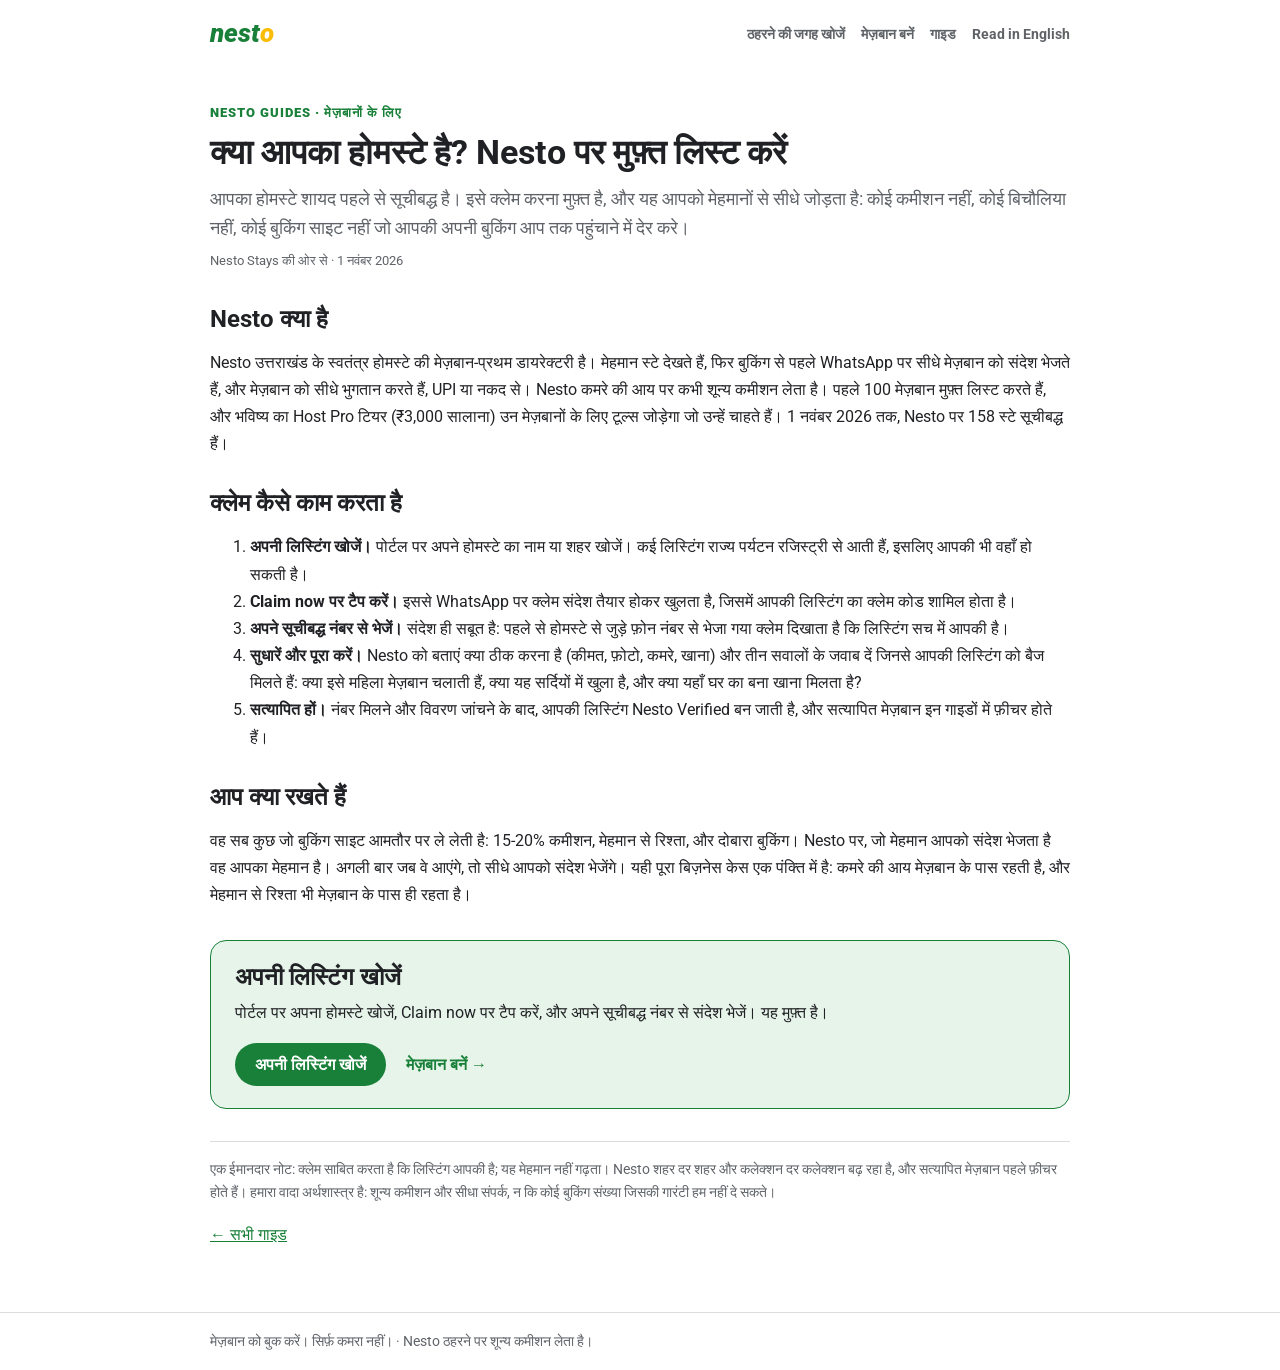
<file: docs/guides/list-your-homestay/hi/index.html>
<!doctype html>
<html lang="hi">
<head>
<meta charset="utf-8">
<meta name="viewport" content="width=device-width,initial-scale=1">
<title>क्या आपका होमस्टे है? Nesto पर मुफ़्त लिस्ट करें | Nesto Guides</title>
<meta name="description" content="अपना उत्तराखंड होमस्टे Nesto पर मुफ़्त लिस्ट करें: कमरों पर शून्य कमीशन, WhatsApp पर सीधे संदेश भेजने वाले मेहमान, और क्लेम की ऐसी प्रक्रिया जो साबित करती है कि लिस्टिंग आपकी है।">
<link rel="canonical" href="https://t1ashish.github.io/nesto/guides/list-your-homestay/hi/">
<meta property="og:title" content="क्या आपका होमस्टे है? Nesto पर मुफ़्त लिस्ट करें">
<meta property="og:description" content="शून्य कमीशन, WhatsApp पर सीधे मेहमान, और क्लेम जो साबित करता है कि लिस्टिंग आपकी है।">
<meta property="og:type" content="article">
<meta property="og:url" content="https://t1ashish.github.io/nesto/guides/list-your-homestay/hi/">
<meta name="twitter:card" content="summary">
<script type="application/ld+json">{"@context":"https://schema.org","@type":"BlogPosting","headline":"क्या आपका होमस्टे है? Nesto पर मुफ़्त लिस्ट करें","description":"Nesto Stays पर उत्तराखंड होमस्टे मुफ़्त लिस्ट करने की गाइड।","inLanguage":"hi","datePublished":"2026-11-01","author":{"@type":"Organization","name":"Nesto Stays","url":"https://t1ashish.github.io/nesto/"},"mainEntityOfPage":"https://t1ashish.github.io/nesto/guides/list-your-homestay/hi/"}</script>
<link href="https://fonts.googleapis.com/css2?family=Roboto:wght@400;500;700;900&display=swap" rel="stylesheet">
<style>
body{margin:0;font-family:Roboto,Arial,sans-serif;color:#202124;background:#fff}
a{color:#188038}
.top{max-width:860px;margin:0 auto;padding:18px 20px;display:flex;align-items:center;justify-content:space-between}
.brand{font-size:26px;font-weight:900;font-style:italic;text-decoration:none;color:#188038}
.brand span{color:#FBBC05}
.top nav a{margin-left:16px;text-decoration:none;font-weight:700;font-size:14px;color:#5f6368}
.top nav a:hover{color:#188038}
.wrap{max-width:860px;margin:0 auto;padding:8px 20px 48px}
.kicker{color:#188038;font-weight:900;letter-spacing:1px;font-size:13px;margin:28px 0 8px}
h1{font-size:34px;line-height:1.2;margin:0 0 12px}
.standfirst{font-size:18px;line-height:1.6;color:#5f6368;margin:0 0 8px}
.meta{font-size:13px;color:#5f6368;margin:0 0 28px}
h2{font-size:24px;margin:32px 0 10px}
p,li{line-height:1.7}
.cta{background:#e6f4ea;border:1px solid #188038;border-radius:16px;padding:22px 24px;margin:32px 0}
.cta h2{margin:0 0 8px}
.cta p{margin:0 0 16px}
.btn{display:inline-block;background:#188038;color:#fff;text-decoration:none;font-weight:700;padding:12px 20px;border-radius:999px}
.btn:hover{background:#137333}
.btn-ghost{display:inline-block;color:#188038;text-decoration:none;font-weight:700;padding:12px 20px}
.honest{font-size:14px;color:#5f6368;border-top:1px solid #dadce0;padding-top:16px;margin-top:32px}
footer{border-top:1px solid #dadce0;color:#5f6368;font-size:14px}
footer .wrap{padding:20px}
</style>
</head>
<body>
<header class="top"><a class="brand" href="/nesto/">nest<span>o</span></a><nav><a href="/nesto/">ठहरने की जगह खोजें</a><a href="/nesto/#hosts">मेज़बान बनें</a><a href="/nesto/guides/">गाइड</a><a href="../">Read in English</a></nav></header>
<main class="wrap">
<p class="kicker">NESTO GUIDES · मेज़बानों के लिए</p>
<h1>क्या आपका होमस्टे है? Nesto पर मुफ़्त लिस्ट करें</h1>
<p class="standfirst">आपका होमस्टे शायद पहले से सूचीबद्ध है। इसे क्लेम करना मुफ़्त है, और यह आपको मेहमानों से सीधे जोड़ता है: कोई कमीशन नहीं, कोई बिचौलिया नहीं, कोई बुकिंग साइट नहीं जो आपकी अपनी बुकिंग आप तक पहुंचाने में देर करे।</p>
<p class="meta">Nesto Stays की ओर से · 1 नवंबर 2026</p>
<h2>Nesto क्या है</h2>
<p>Nesto उत्तराखंड के स्वतंत्र होमस्टे की मेज़बान-प्रथम डायरेक्टरी है। मेहमान स्टे देखते हैं, फिर बुकिंग से पहले WhatsApp पर सीधे मेज़बान को संदेश भेजते हैं, और मेज़बान को सीधे भुगतान करते हैं, UPI या नकद से। Nesto कमरे की आय पर कभी शून्य कमीशन लेता है। पहले 100 मेज़बान मुफ़्त लिस्ट करते हैं, और भविष्य का Host Pro टियर (₹3,000 सालाना) उन मेज़बानों के लिए टूल्स जोड़ेगा जो उन्हें चाहते हैं। 1 नवंबर 2026 तक, Nesto पर 158 स्टे सूचीबद्ध हैं।</p>
<h2>क्लेम कैसे काम करता है</h2>
<ol>
<li><strong>अपनी लिस्टिंग खोजें।</strong> पोर्टल पर अपने होमस्टे का नाम या शहर खोजें। कई लिस्टिंग राज्य पर्यटन रजिस्ट्री से आती हैं, इसलिए आपकी भी वहाँ हो सकती है।</li>
<li><strong>Claim now पर टैप करें।</strong> इससे WhatsApp पर क्लेम संदेश तैयार होकर खुलता है, जिसमें आपकी लिस्टिंग का क्लेम कोड शामिल होता है।</li>
<li><strong>अपने सूचीबद्ध नंबर से भेजें।</strong> संदेश ही सबूत है: पहले से होमस्टे से जुड़े फ़ोन नंबर से भेजा गया क्लेम दिखाता है कि लिस्टिंग सच में आपकी है।</li>
<li><strong>सुधारें और पूरा करें।</strong> Nesto को बताएं क्या ठीक करना है (कीमत, फ़ोटो, कमरे, खाना) और तीन सवालों के जवाब दें जिनसे आपकी लिस्टिंग को बैज मिलते हैं: क्या इसे महिला मेज़बान चलाती हैं, क्या यह सर्दियों में खुला है, और क्या यहाँ घर का बना खाना मिलता है?</li>
<li><strong>सत्यापित हों।</strong> नंबर मिलने और विवरण जांचने के बाद, आपकी लिस्टिंग Nesto Verified बन जाती है, और सत्यापित मेज़बान इन गाइडों में फ़ीचर होते हैं।</li>
</ol>
<h2>आप क्या रखते हैं</h2>
<p>वह सब कुछ जो बुकिंग साइट आमतौर पर ले लेती है: 15-20% कमीशन, मेहमान से रिश्ता, और दोबारा बुकिंग। Nesto पर, जो मेहमान आपको संदेश भेजता है वह आपका मेहमान है। अगली बार जब वे आएंगे, तो सीधे आपको संदेश भेजेंगे। यही पूरा बिज़नेस केस एक पंक्ति में है: कमरे की आय मेज़बान के पास रहती है, और मेहमान से रिश्ता भी मेज़बान के पास ही रहता है।</p>
<div class="cta"><h2>अपनी लिस्टिंग खोजें</h2><p>पोर्टल पर अपना होमस्टे खोजें, Claim now पर टैप करें, और अपने सूचीबद्ध नंबर से संदेश भेजें। यह मुफ़्त है।</p><a class="btn" href="/nesto/#stays">अपनी लिस्टिंग खोजें</a><a class="btn-ghost" href="/nesto/#hosts">मेज़बान बनें →</a></div>
<p class="honest">एक ईमानदार नोट: क्लेम साबित करता है कि लिस्टिंग आपकी है; यह मेहमान नहीं गढ़ता। Nesto शहर दर शहर और कलेक्शन दर कलेक्शन बढ़ रहा है, और सत्यापित मेज़बान पहले फ़ीचर होते हैं। हमारा वादा अर्थशास्त्र है: शून्य कमीशन और सीधा संपर्क, न कि कोई बुकिंग संख्या जिसकी गारंटी हम नहीं दे सकते।</p>
<p><a href="/nesto/guides/">← सभी गाइड</a></p>
</main>
<footer><div class="wrap">मेज़बान को बुक करें। सिर्फ़ कमरा नहीं। · Nesto ठहरने पर शून्य कमीशन लेता है।</div></footer>
</body>
</html>
</file>
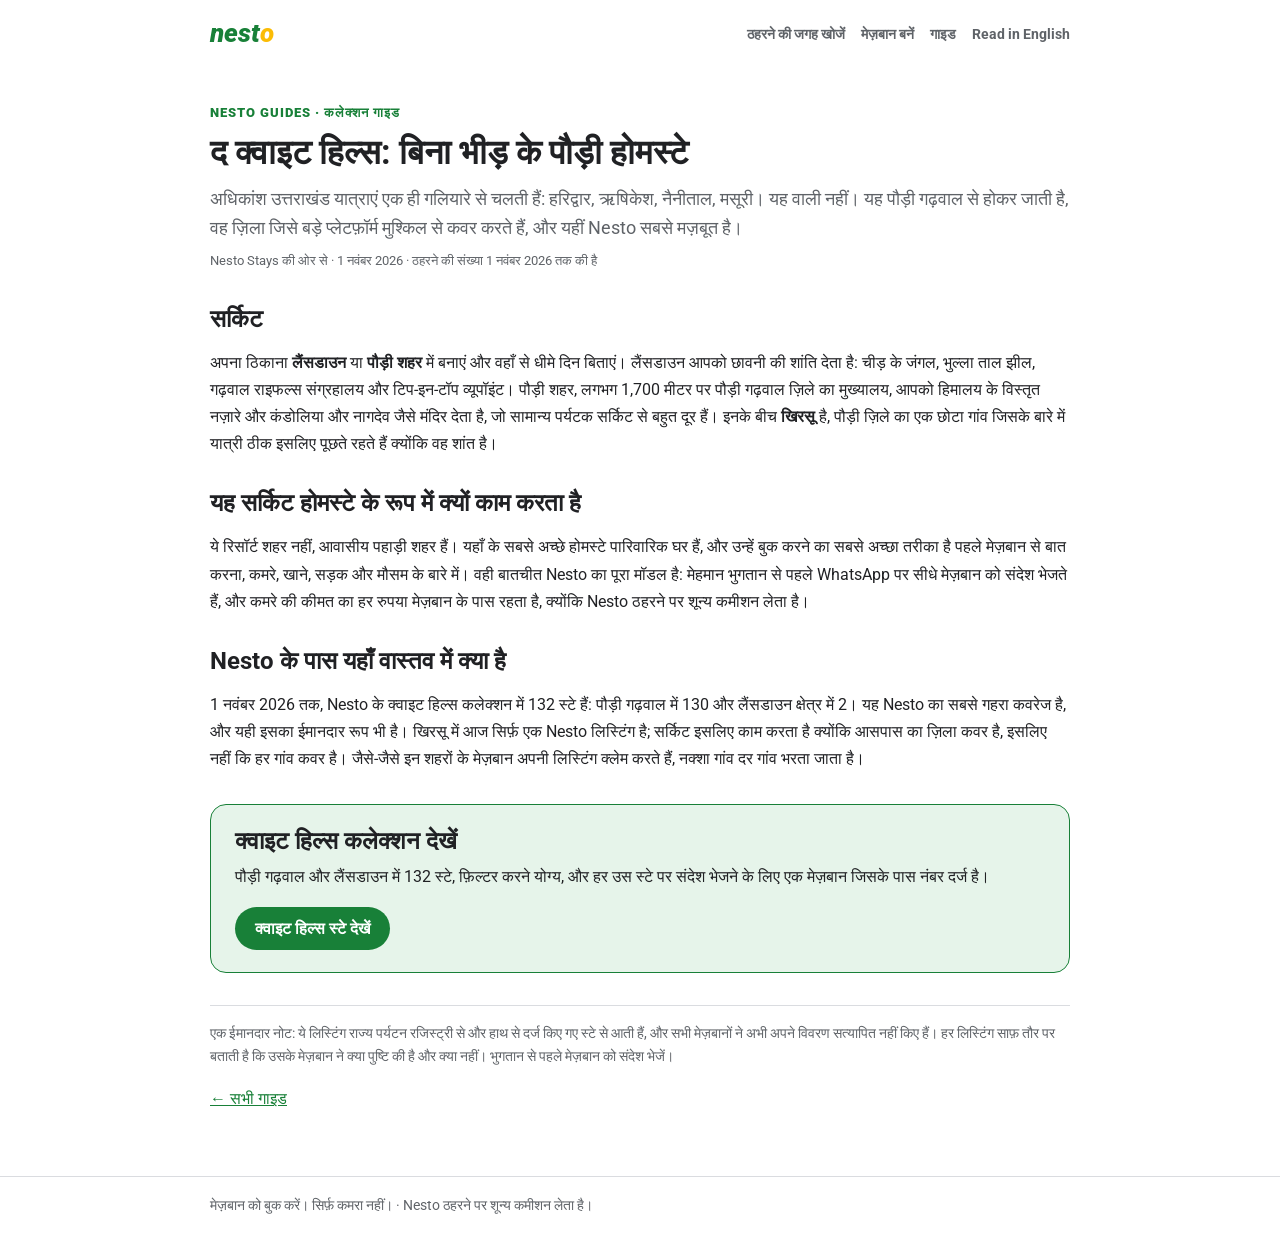
<file: docs/guides/quiet-hills/hi/index.html>
<!doctype html>
<html lang="hi">
<head>
<meta charset="utf-8">
<meta name="viewport" content="width=device-width,initial-scale=1">
<title>पौड़ी होमस्टे: लैंसडाउन, पौड़ी शहर और खिरसू का क्वाइट हिल्स सर्किट | Nesto Guides</title>
<meta name="description" content="लैंसडाउन, पौड़ी शहर और खिरसू गांव में पौड़ी होमस्टे: धीमा सर्किट उस ज़िले से होकर जिसे बड़े प्लेटफ़ॉर्म मुश्किल से कवर करते हैं, 132 Nesto स्टे के साथ।">
<link rel="canonical" href="https://t1ashish.github.io/nesto/guides/quiet-hills/hi/">
<meta property="og:title" content="द क्वाइट हिल्स: बिना भीड़ के पौड़ी, खिरसू और लैंसडाउन">
<meta property="og:description" content="Nesto के 132 स्टे वाले क्वाइट हिल्स कलेक्शन पर बना पौड़ी गढ़वाल का धीमा सर्किट।">
<meta property="og:type" content="article">
<meta property="og:url" content="https://t1ashish.github.io/nesto/guides/quiet-hills/hi/">
<meta name="twitter:card" content="summary">
<script type="application/ld+json">{"@context":"https://schema.org","@type":"BlogPosting","headline":"द क्वाइट हिल्स: बिना भीड़ के पौड़ी होमस्टे","description":"Nesto Stays की ओर से पौड़ी गढ़वाल के शांत पहाड़ी शहरों का सर्किट गाइड।","inLanguage":"hi","datePublished":"2026-11-01","author":{"@type":"Organization","name":"Nesto Stays","url":"https://t1ashish.github.io/nesto/"},"mainEntityOfPage":"https://t1ashish.github.io/nesto/guides/quiet-hills/hi/"}</script>
<link href="https://fonts.googleapis.com/css2?family=Roboto:wght@400;500;700;900&display=swap" rel="stylesheet">
<style>
body{margin:0;font-family:Roboto,Arial,sans-serif;color:#202124;background:#fff}
a{color:#188038}
.top{max-width:860px;margin:0 auto;padding:18px 20px;display:flex;align-items:center;justify-content:space-between}
.brand{font-size:26px;font-weight:900;font-style:italic;text-decoration:none;color:#188038}
.brand span{color:#FBBC05}
.top nav a{margin-left:16px;text-decoration:none;font-weight:700;font-size:14px;color:#5f6368}
.top nav a:hover{color:#188038}
.wrap{max-width:860px;margin:0 auto;padding:8px 20px 48px}
.kicker{color:#188038;font-weight:900;letter-spacing:1px;font-size:13px;margin:28px 0 8px}
h1{font-size:34px;line-height:1.2;margin:0 0 12px}
.standfirst{font-size:18px;line-height:1.6;color:#5f6368;margin:0 0 8px}
.meta{font-size:13px;color:#5f6368;margin:0 0 28px}
h2{font-size:24px;margin:32px 0 10px}
p,li{line-height:1.7}
.cta{background:#e6f4ea;border:1px solid #188038;border-radius:16px;padding:22px 24px;margin:32px 0}
.cta h2{margin:0 0 8px}
.cta p{margin:0 0 16px}
.btn{display:inline-block;background:#188038;color:#fff;text-decoration:none;font-weight:700;padding:12px 20px;border-radius:999px}
.btn:hover{background:#137333}
.honest{font-size:14px;color:#5f6368;border-top:1px solid #dadce0;padding-top:16px;margin-top:32px}
footer{border-top:1px solid #dadce0;color:#5f6368;font-size:14px}
footer .wrap{padding:20px}
</style>
</head>
<body>
<header class="top"><a class="brand" href="/nesto/">nest<span>o</span></a><nav><a href="/nesto/">ठहरने की जगह खोजें</a><a href="/nesto/#hosts">मेज़बान बनें</a><a href="/nesto/guides/">गाइड</a><a href="../">Read in English</a></nav></header>
<main class="wrap">
<p class="kicker">NESTO GUIDES · कलेक्शन गाइड</p>
<h1>द क्वाइट हिल्स: बिना भीड़ के पौड़ी होमस्टे</h1>
<p class="standfirst">अधिकांश उत्तराखंड यात्राएं एक ही गलियारे से चलती हैं: हरिद्वार, ऋषिकेश, नैनीताल, मसूरी। यह वाली नहीं। यह पौड़ी गढ़वाल से होकर जाती है, वह ज़िला जिसे बड़े प्लेटफ़ॉर्म मुश्किल से कवर करते हैं, और यहीं Nesto सबसे मज़बूत है।</p>
<p class="meta">Nesto Stays की ओर से · 1 नवंबर 2026 · ठहरने की संख्या 1 नवंबर 2026 तक की है</p>
<h2>सर्किट</h2>
<p>अपना ठिकाना <strong>लैंसडाउन</strong> या <strong>पौड़ी शहर</strong> में बनाएं और वहाँ से धीमे दिन बिताएं। लैंसडाउन आपको छावनी की शांति देता है: चीड़ के जंगल, भुल्ला ताल झील, गढ़वाल राइफल्स संग्रहालय और टिप-इन-टॉप व्यूपॉइंट। पौड़ी शहर, लगभग 1,700 मीटर पर पौड़ी गढ़वाल ज़िले का मुख्यालय, आपको हिमालय के विस्तृत नज़ारे और कंडोलिया और नागदेव जैसे मंदिर देता है, जो सामान्य पर्यटक सर्किट से बहुत दूर हैं। इनके बीच <strong>खिरसू</strong> है, पौड़ी ज़िले का एक छोटा गांव जिसके बारे में यात्री ठीक इसलिए पूछते रहते हैं क्योंकि वह शांत है।</p>
<h2>यह सर्किट होमस्टे के रूप में क्यों काम करता है</h2>
<p>ये रिसॉर्ट शहर नहीं, आवासीय पहाड़ी शहर हैं। यहाँ के सबसे अच्छे होमस्टे पारिवारिक घर हैं, और उन्हें बुक करने का सबसे अच्छा तरीका है पहले मेज़बान से बात करना, कमरे, खाने, सड़क और मौसम के बारे में। वही बातचीत Nesto का पूरा मॉडल है: मेहमान भुगतान से पहले WhatsApp पर सीधे मेज़बान को संदेश भेजते हैं, और कमरे की कीमत का हर रुपया मेज़बान के पास रहता है, क्योंकि Nesto ठहरने पर शून्य कमीशन लेता है।</p>
<h2>Nesto के पास यहाँ वास्तव में क्या है</h2>
<p>1 नवंबर 2026 तक, Nesto के क्वाइट हिल्स कलेक्शन में 132 स्टे हैं: पौड़ी गढ़वाल में 130 और लैंसडाउन क्षेत्र में 2। यह Nesto का सबसे गहरा कवरेज है, और यही इसका ईमानदार रूप भी है। खिरसू में आज सिर्फ़ एक Nesto लिस्टिंग है; सर्किट इसलिए काम करता है क्योंकि आसपास का ज़िला कवर है, इसलिए नहीं कि हर गांव कवर है। जैसे-जैसे इन शहरों के मेज़बान अपनी लिस्टिंग क्लेम करते हैं, नक्शा गांव दर गांव भरता जाता है।</p>
<div class="cta"><h2>क्वाइट हिल्स कलेक्शन देखें</h2><p>पौड़ी गढ़वाल और लैंसडाउन में 132 स्टे, फ़िल्टर करने योग्य, और हर उस स्टे पर संदेश भेजने के लिए एक मेज़बान जिसके पास नंबर दर्ज है।</p><a class="btn" href="/nesto/?niche=quiet#stays">क्वाइट हिल्स स्टे देखें</a></div>
<p class="honest">एक ईमानदार नोट: ये लिस्टिंग राज्य पर्यटन रजिस्ट्री से और हाथ से दर्ज किए गए स्टे से आती हैं, और सभी मेज़बानों ने अभी अपने विवरण सत्यापित नहीं किए हैं। हर लिस्टिंग साफ़ तौर पर बताती है कि उसके मेज़बान ने क्या पुष्टि की है और क्या नहीं। भुगतान से पहले मेज़बान को संदेश भेजें।</p>
<p><a href="/nesto/guides/">← सभी गाइड</a></p>
</main>
<footer><div class="wrap">मेज़बान को बुक करें। सिर्फ़ कमरा नहीं। · Nesto ठहरने पर शून्य कमीशन लेता है।</div></footer>
</body>
</html>
</file>
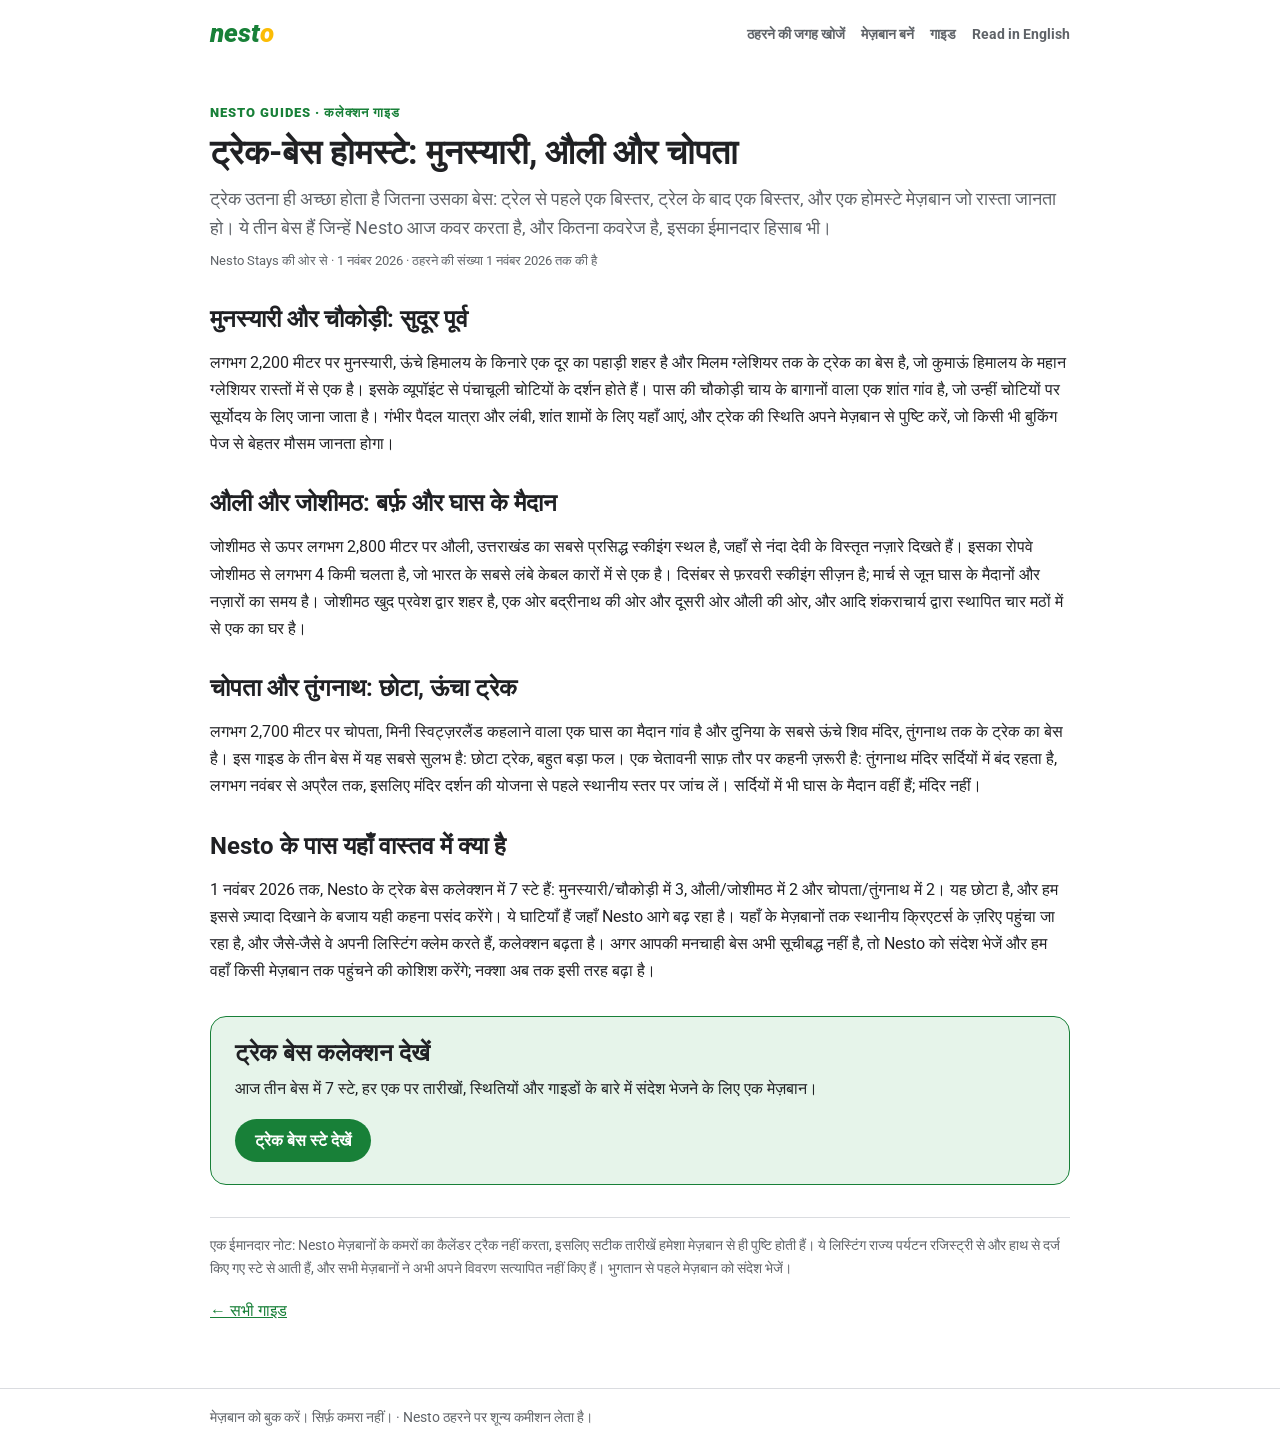
<file: docs/guides/trek-bases/hi/index.html>
<!doctype html>
<html lang="hi">
<head>
<meta charset="utf-8">
<meta name="viewport" content="width=device-width,initial-scale=1">
<title>ट्रेक-बेस होमस्टे: मुनस्यारी, औली और चोपता | Nesto Guides</title>
<meta name="description" content="मुनस्यारी, औली और चोपता में ट्रेक-बेस होमस्टे: ग्लेशियर ट्रेक, स्की सीज़न और तुंगनाथ ट्रेल के लिए कहाँ ठहरें, Nesto के छोटे लेकिन बढ़ते कवरेज पर ईमानदार नोट के साथ: 1 नवंबर 2026 तक 7 स्टे।">
<link rel="canonical" href="https://t1ashish.github.io/nesto/guides/trek-bases/hi/">
<meta property="og:title" content="ट्रेक-बेस स्टे: मुनस्यारी, औली और चोपता">
<meta property="og:description" content="ग्लेशियर ट्रेक, स्की सीज़न और तुंगनाथ ट्रेल: तीन बेस, और हर एक पर Nesto की ईमानदार गिनती।">
<meta property="og:type" content="article">
<meta property="og:url" content="https://t1ashish.github.io/nesto/guides/trek-bases/hi/">
<meta name="twitter:card" content="summary">
<script type="application/ld+json">{"@context":"https://schema.org","@type":"BlogPosting","headline":"ट्रेक-बेस होमस्टे: मुनस्यारी, औली और चोपता","description":"Nesto Stays की ओर से उत्तराखंड में ट्रेक-बेस स्टे की योजना गाइड।","inLanguage":"hi","datePublished":"2026-11-01","author":{"@type":"Organization","name":"Nesto Stays","url":"https://t1ashish.github.io/nesto/"},"mainEntityOfPage":"https://t1ashish.github.io/nesto/guides/trek-bases/hi/"}</script>
<link href="https://fonts.googleapis.com/css2?family=Roboto:wght@400;500;700;900&display=swap" rel="stylesheet">
<style>
body{margin:0;font-family:Roboto,Arial,sans-serif;color:#202124;background:#fff}
a{color:#188038}
.top{max-width:860px;margin:0 auto;padding:18px 20px;display:flex;align-items:center;justify-content:space-between}
.brand{font-size:26px;font-weight:900;font-style:italic;text-decoration:none;color:#188038}
.brand span{color:#FBBC05}
.top nav a{margin-left:16px;text-decoration:none;font-weight:700;font-size:14px;color:#5f6368}
.top nav a:hover{color:#188038}
.wrap{max-width:860px;margin:0 auto;padding:8px 20px 48px}
.kicker{color:#188038;font-weight:900;letter-spacing:1px;font-size:13px;margin:28px 0 8px}
h1{font-size:34px;line-height:1.2;margin:0 0 12px}
.standfirst{font-size:18px;line-height:1.6;color:#5f6368;margin:0 0 8px}
.meta{font-size:13px;color:#5f6368;margin:0 0 28px}
h2{font-size:24px;margin:32px 0 10px}
p,li{line-height:1.7}
.cta{background:#e6f4ea;border:1px solid #188038;border-radius:16px;padding:22px 24px;margin:32px 0}
.cta h2{margin:0 0 8px}
.cta p{margin:0 0 16px}
.btn{display:inline-block;background:#188038;color:#fff;text-decoration:none;font-weight:700;padding:12px 20px;border-radius:999px}
.btn:hover{background:#137333}
.honest{font-size:14px;color:#5f6368;border-top:1px solid #dadce0;padding-top:16px;margin-top:32px}
footer{border-top:1px solid #dadce0;color:#5f6368;font-size:14px}
footer .wrap{padding:20px}
</style>
</head>
<body>
<header class="top"><a class="brand" href="/nesto/">nest<span>o</span></a><nav><a href="/nesto/">ठहरने की जगह खोजें</a><a href="/nesto/#hosts">मेज़बान बनें</a><a href="/nesto/guides/">गाइड</a><a href="../">Read in English</a></nav></header>
<main class="wrap">
<p class="kicker">NESTO GUIDES · कलेक्शन गाइड</p>
<h1>ट्रेक-बेस होमस्टे: मुनस्यारी, औली और चोपता</h1>
<p class="standfirst">ट्रेक उतना ही अच्छा होता है जितना उसका बेस: ट्रेल से पहले एक बिस्तर, ट्रेल के बाद एक बिस्तर, और एक होमस्टे मेज़बान जो रास्ता जानता हो। ये तीन बेस हैं जिन्हें Nesto आज कवर करता है, और कितना कवरेज है, इसका ईमानदार हिसाब भी।</p>
<p class="meta">Nesto Stays की ओर से · 1 नवंबर 2026 · ठहरने की संख्या 1 नवंबर 2026 तक की है</p>
<h2>मुनस्यारी और चौकोड़ी: सुदूर पूर्व</h2>
<p>लगभग 2,200 मीटर पर मुनस्यारी, ऊंचे हिमालय के किनारे एक दूर का पहाड़ी शहर है और मिलम ग्लेशियर तक के ट्रेक का बेस है, जो कुमाऊं हिमालय के महान ग्लेशियर रास्तों में से एक है। इसके व्यूपॉइंट से पंचाचूली चोटियों के दर्शन होते हैं। पास की चौकोड़ी चाय के बागानों वाला एक शांत गांव है, जो उन्हीं चोटियों पर सूर्योदय के लिए जाना जाता है। गंभीर पैदल यात्रा और लंबी, शांत शामों के लिए यहाँ आएं, और ट्रेक की स्थिति अपने मेज़बान से पुष्टि करें, जो किसी भी बुकिंग पेज से बेहतर मौसम जानता होगा।</p>
<h2>औली और जोशीमठ: बर्फ़ और घास के मैदान</h2>
<p>जोशीमठ से ऊपर लगभग 2,800 मीटर पर औली, उत्तराखंड का सबसे प्रसिद्ध स्कीइंग स्थल है, जहाँ से नंदा देवी के विस्तृत नज़ारे दिखते हैं। इसका रोपवे जोशीमठ से लगभग 4 किमी चलता है, जो भारत के सबसे लंबे केबल कारों में से एक है। दिसंबर से फ़रवरी स्कीइंग सीज़न है; मार्च से जून घास के मैदानों और नज़ारों का समय है। जोशीमठ खुद प्रवेश द्वार शहर है, एक ओर बद्रीनाथ की ओर और दूसरी ओर औली की ओर, और आदि शंकराचार्य द्वारा स्थापित चार मठों में से एक का घर है।</p>
<h2>चोपता और तुंगनाथ: छोटा, ऊंचा ट्रेक</h2>
<p>लगभग 2,700 मीटर पर चोपता, मिनी स्विट्ज़रलैंड कहलाने वाला एक घास का मैदान गांव है और दुनिया के सबसे ऊंचे शिव मंदिर, तुंगनाथ तक के ट्रेक का बेस है। इस गाइड के तीन बेस में यह सबसे सुलभ है: छोटा ट्रेक, बहुत बड़ा फल। एक चेतावनी साफ़ तौर पर कहनी ज़रूरी है: तुंगनाथ मंदिर सर्दियों में बंद रहता है, लगभग नवंबर से अप्रैल तक, इसलिए मंदिर दर्शन की योजना से पहले स्थानीय स्तर पर जांच लें। सर्दियों में भी घास के मैदान वहीं हैं; मंदिर नहीं।</p>
<h2>Nesto के पास यहाँ वास्तव में क्या है</h2>
<p>1 नवंबर 2026 तक, Nesto के ट्रेक बेस कलेक्शन में 7 स्टे हैं: मुनस्यारी/चौकोड़ी में 3, औली/जोशीमठ में 2 और चोपता/तुंगनाथ में 2। यह छोटा है, और हम इससे ज़्यादा दिखाने के बजाय यही कहना पसंद करेंगे। ये घाटियाँ हैं जहाँ Nesto आगे बढ़ रहा है। यहाँ के मेज़बानों तक स्थानीय क्रिएटर्स के ज़रिए पहुंचा जा रहा है, और जैसे-जैसे वे अपनी लिस्टिंग क्लेम करते हैं, कलेक्शन बढ़ता है। अगर आपकी मनचाही बेस अभी सूचीबद्ध नहीं है, तो Nesto को संदेश भेजें और हम वहाँ किसी मेज़बान तक पहुंचने की कोशिश करेंगे; नक्शा अब तक इसी तरह बढ़ा है।</p>
<div class="cta"><h2>ट्रेक बेस कलेक्शन देखें</h2><p>आज तीन बेस में 7 स्टे, हर एक पर तारीखों, स्थितियों और गाइडों के बारे में संदेश भेजने के लिए एक मेज़बान।</p><a class="btn" href="/nesto/?niche=trek#stays">ट्रेक बेस स्टे देखें</a></div>
<p class="honest">एक ईमानदार नोट: Nesto मेज़बानों के कमरों का कैलेंडर ट्रैक नहीं करता, इसलिए सटीक तारीखें हमेशा मेज़बान से ही पुष्टि होती हैं। ये लिस्टिंग राज्य पर्यटन रजिस्ट्री से और हाथ से दर्ज किए गए स्टे से आती हैं, और सभी मेज़बानों ने अभी अपने विवरण सत्यापित नहीं किए हैं। भुगतान से पहले मेज़बान को संदेश भेजें।</p>
<p><a href="/nesto/guides/">← सभी गाइड</a></p>
</main>
<footer><div class="wrap">मेज़बान को बुक करें। सिर्फ़ कमरा नहीं। · Nesto ठहरने पर शून्य कमीशन लेता है।</div></footer>
</body>
</html>
</file>
